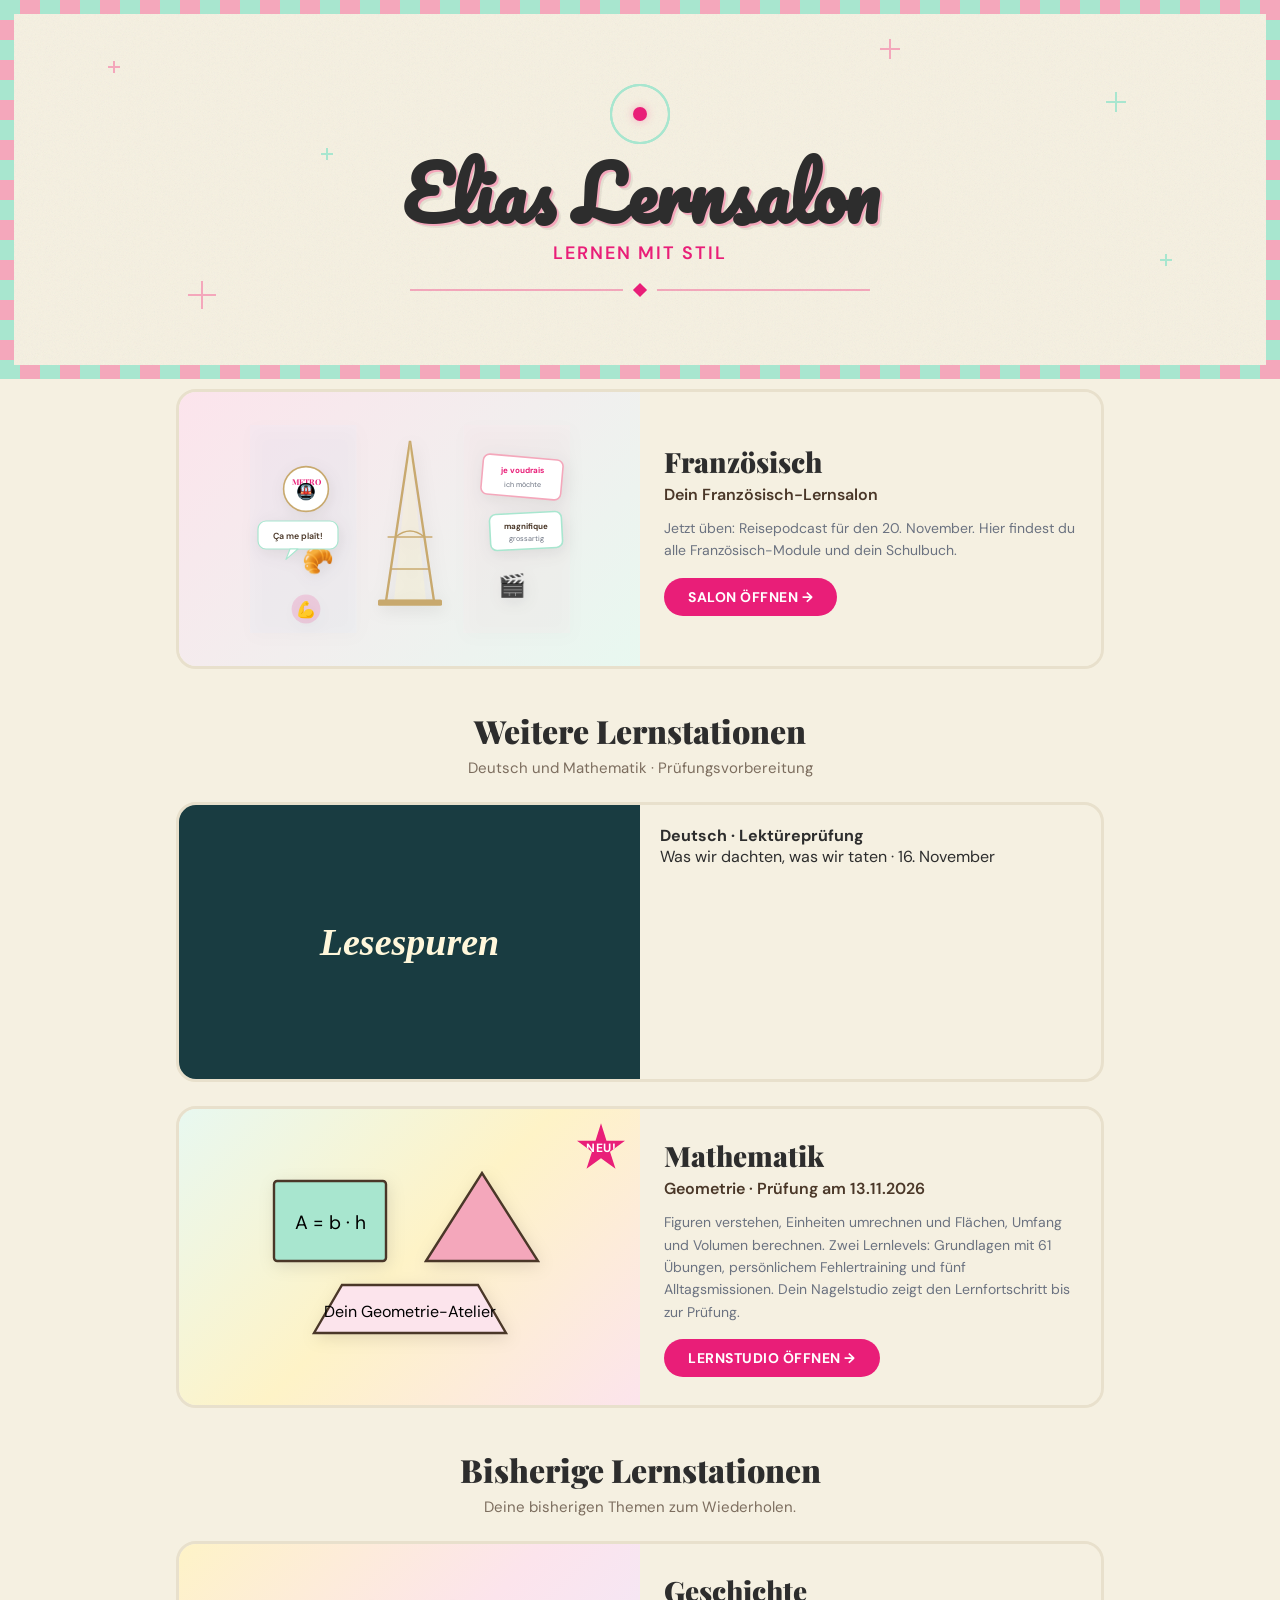
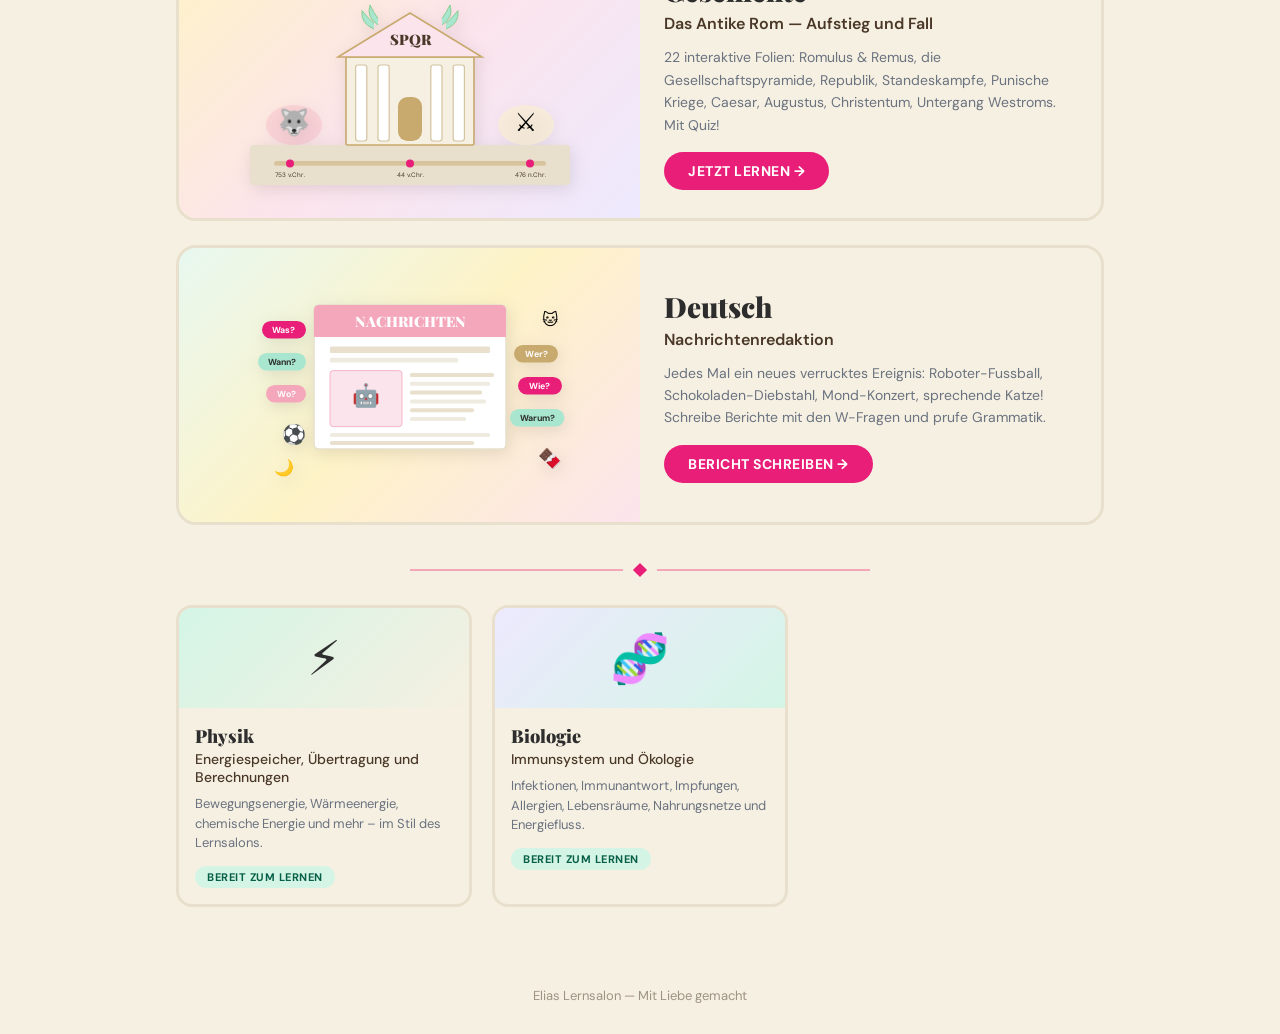
<file: index.html>
<!DOCTYPE html>
<html lang="de">
<head>
<meta charset="UTF-8">
<meta name="viewport" content="width=device-width, initial-scale=1.0">
<title>Elias Lernsalon</title>
<link rel="preconnect" href="https://fonts.googleapis.com">
<link href="https://fonts.googleapis.com/css2?family=Pacifico&family=Playfair+Display:wght@700;900&family=DM+Sans:wght@400;500;600;700&display=swap" rel="stylesheet">
<style>
*{margin:0;padding:0;box-sizing:border-box}
:root{
  --mint:#a8e6cf;--mint-light:#d4f5e6;--mint-pale:#e8f8f0;
  --pink:#f4a7bb;--pink-light:#fce4ec;--pink-hot:#e91e78;
  --cream:#f5f0e1;--cream-dark:#e8e0cc;
  --charcoal:#2d2d2d;--brown:#4a3728;
  --gold:#c8a96e;
}
body{
  font-family:'DM Sans',system-ui,sans-serif;
  background:var(--cream);color:var(--charcoal);
  min-height:100vh;overflow-x:hidden;
}

/* ── CHECKERBOARD BORDER ── */
.checker-border{
  background:repeating-conic-gradient(var(--pink) 0% 25%,var(--mint) 0% 50%) 0 0/40px 40px;
  padding:14px;
}
@media(max-width:600px){.checker-border{padding:8px;background-size:28px 28px}}

/* ── HERO ── */
.hero{
  background:var(--cream);
  text-align:center;
  padding:50px 20px 40px;
  position:relative;
  overflow:hidden;
}
.hero::before{
  content:'';position:absolute;top:0;left:0;right:0;bottom:0;
  background:url("data:image/svg+xml,%3Csvg width='200' height='200' xmlns='http://www.w3.org/2000/svg'%3E%3Cfilter id='n'%3E%3CfeTurbulence baseFrequency='.65' numOctaves='3' stitchTiles='stitch'/%3E%3C/filter%3E%3Crect width='200' height='200' filter='url(%23n)' opacity='.06'/%3E%3C/svg%3E");
  pointer-events:none;
}
.hero-title{
  font-family:'Pacifico',cursive;
  font-size:clamp(36px,8vw,72px);
  color:var(--charcoal);
  line-height:1.1;
  margin-bottom:8px;
  text-shadow:2px 2px 0 var(--pink),4px 4px 0 rgba(0,0,0,.06);
  position:relative;
}
.hero-name{
  font-family:'DM Sans',sans-serif;
  font-size:clamp(14px,2.5vw,18px);
  color:var(--pink-hot);
  font-weight:600;
  letter-spacing:2px;
  text-transform:uppercase;
  position:relative;
}

/* ── SPARKLES ── */
.sparkle{position:absolute;pointer-events:none}
.sparkle::before,.sparkle::after{content:'';position:absolute;background:var(--pink)}
.sparkle::before{width:2px;height:20px;left:50%;top:50%;transform:translate(-50%,-50%)}
.sparkle::after{width:20px;height:2px;left:50%;top:50%;transform:translate(-50%,-50%)}
.sparkle.mint::before,.sparkle.mint::after{background:var(--mint)}
.sparkle.sm::before{height:12px}.sparkle.sm::after{width:12px}
.sparkle.lg::before{height:28px}.sparkle.lg::after{width:28px}

/* ── ATOM ICON ── */
.atom{width:60px;height:60px;margin:20px auto 10px;position:relative}
.atom .nucleus{width:14px;height:14px;background:var(--pink-hot);border-radius:50%;position:absolute;top:50%;left:50%;transform:translate(-50%,-50%);box-shadow:0 0 10px var(--pink)}
.atom .orbit{position:absolute;width:100%;height:100%;border:2px solid var(--mint);border-radius:50%;top:0;left:0}
.atom .orbit:nth-child(2){transform:rotate(60deg)}
.atom .orbit:nth-child(3){transform:rotate(-60deg)}

/* ── DIVIDER ── */
.retro-divider{display:flex;align-items:center;gap:12px;max-width:500px;margin:0 auto 30px;padding:0 20px}
.retro-divider .line{flex:1;height:2px;background:var(--pink)}
.retro-divider .diamond{width:10px;height:10px;background:var(--pink-hot);transform:rotate(45deg);flex-shrink:0}

/* ── SECTIONS ── */
.subjects{padding:10px 16px 50px;max-width:960px;margin:0 auto}
.section-title{font-family:'Playfair Display',serif;font-size:clamp(20px,4vw,32px);font-weight:900;color:var(--charcoal);text-align:center;margin-bottom:6px}
.section-sub{text-align:center;font-size:15px;color:var(--brown);margin-bottom:24px;opacity:.7}

/* ═══════════════════════════════════════
   FEATURED CARDS — Big visual hero cards
   ═══════════════════════════════════════ */
.featured-grid{
  display:flex;flex-direction:column;gap:24px;
  margin-bottom:40px;
}
.featured-card{
  display:grid;
  grid-template-columns:1fr 1fr;
  min-height:280px;
  border-radius:20px;
  overflow:hidden;
  border:3px solid var(--cream-dark);
  transition:all .35s cubic-bezier(.4,0,.2,1);
  cursor:pointer;
  text-decoration:none;color:inherit;
  position:relative;
}
.featured-card:hover{
  transform:translateY(-6px);
  border-color:var(--pink);
  box-shadow:0 12px 40px rgba(233,30,120,.18);
}
.featured-card .card-visual{
  display:flex;align-items:center;justify-content:center;
  padding:24px;
  position:relative;overflow:hidden;
}
.featured-card .card-visual svg{
  width:100%;max-width:320px;height:auto;
  filter:drop-shadow(2px 4px 8px rgba(0,0,0,.1));
}
.featured-card .card-content{
  display:flex;flex-direction:column;justify-content:center;
  padding:28px 24px;
  background:var(--cream);
}
.featured-card .card-starburst{
  position:absolute;top:14px;right:14px;
  width:50px;height:50px;
  background:var(--pink-hot);color:#fff;
  font-size:12px;font-weight:700;
  display:flex;align-items:center;justify-content:center;
  text-transform:uppercase;letter-spacing:.5px;
  clip-path:polygon(50% 0%,61% 35%,98% 35%,68% 57%,79% 91%,50% 70%,21% 91%,32% 57%,2% 35%,39% 35%);
  z-index:2;
}
.featured-card .fc-subject{
  font-family:'Playfair Display',serif;
  font-size:clamp(22px,3.5vw,28px);font-weight:900;
  color:var(--charcoal);margin-bottom:4px;
}
.featured-card .fc-lesson{
  font-size:clamp(14px,2vw,16px);color:var(--brown);
  font-weight:600;margin-bottom:12px;
}
.featured-card .fc-desc{
  font-size:14px;color:#6b7280;line-height:1.6;margin-bottom:16px;
}
.featured-card .fc-btn{
  display:inline-flex;align-items:center;gap:8px;
  padding:10px 24px;border-radius:25px;
  font-size:14px;font-weight:700;
  letter-spacing:.5px;text-transform:uppercase;
  background:var(--pink-hot);color:#fff;
  width:fit-content;
  transition:background .2s;
}
.featured-card:hover .fc-btn{background:#d01568}

/* Visual backgrounds */
.vis-rome{background:linear-gradient(135deg,#fef3c7 0%,#fce4ec 50%,#ede9fe 100%)}
.vis-french{background:linear-gradient(135deg,var(--pink-light) 0%,var(--mint-pale) 100%)}
.vis-report{background:linear-gradient(135deg,var(--mint-pale) 0%,#fef3c7 50%,var(--pink-light) 100%)}

/* ── SMALLER SUBJECT CARDS (existing) ── */
.card-grid{
  display:grid;
  grid-template-columns:repeat(auto-fill,minmax(260px,1fr));
  gap:20px;
}
.subject-card{
  background:var(--cream);border-radius:16px;overflow:hidden;
  border:3px solid var(--cream-dark);transition:all .3s;
  cursor:pointer;position:relative;text-decoration:none;color:inherit;display:block;
}
.subject-card:hover,.subject-card:active{
  transform:translateY(-4px);border-color:var(--pink);
  box-shadow:0 8px 30px rgba(233,30,120,.15);
}
.card-banner{height:100px;display:flex;align-items:center;justify-content:center;position:relative;overflow:hidden}
.card-banner.french{background:linear-gradient(135deg,var(--pink-light),var(--mint-pale))}
.card-banner.physics{background:linear-gradient(135deg,var(--mint-light),var(--cream))}
.card-banner.biology{background:linear-gradient(135deg,#ede9fe,var(--mint-light))}
.card-emoji{font-size:48px;position:relative;z-index:1}
.card-body{padding:16px}
.card-subject{font-family:'Playfair Display',serif;font-size:18px;font-weight:900;color:var(--charcoal);margin-bottom:2px}
.card-lesson{font-size:14px;color:var(--brown);margin-bottom:8px;font-weight:500}
.card-desc{font-size:13px;color:#6b7280;line-height:1.5;margin-bottom:12px}
.card-tag{display:inline-block;padding:4px 12px;border-radius:20px;font-size:11px;font-weight:700;letter-spacing:.5px;text-transform:uppercase}
.tag-live{background:var(--mint-light);color:#065f46}

/* ── FOOTER ── */
.footer{text-align:center;padding:30px 16px;font-size:13px;color:var(--brown);opacity:.5}

/* ── MOBILE ── */
@media(max-width:700px){
  .hero{padding:30px 16px 28px}
  .featured-card{grid-template-columns:1fr;min-height:auto}
  .featured-card .card-visual{min-height:200px;padding:20px}
  .featured-card .card-content{padding:20px 16px}
  .card-grid{grid-template-columns:1fr}
  .card-banner{height:80px}
  .card-emoji{font-size:38px}
}

/* ── SUBTLE ANIMATIONS ── */
@keyframes pulse-glow{
  0%,100%{filter:drop-shadow(0 0 4px rgba(233,30,120,.2))}
  50%{filter:drop-shadow(0 0 12px rgba(233,30,120,.4))}
}
.featured-card .card-visual svg{animation:pulse-glow 3s ease-in-out infinite}
</style>
</head>
<body>

<!-- CHECKERBOARD TOP BORDER -->
<div class="checker-border">
<div class="hero">
  <div class="sparkle sm" style="top:15%;left:8%"></div>
  <div class="sparkle mint" style="top:25%;right:12%"></div>
  <div class="sparkle lg" style="bottom:20%;left:15%"></div>
  <div class="sparkle sm mint" style="bottom:30%;right:8%"></div>
  <div class="sparkle" style="top:10%;right:30%"></div>
  <div class="sparkle mint sm" style="top:40%;left:25%"></div>
  <div class="atom">
    <div class="orbit"></div><div class="orbit"></div><div class="orbit"></div><div class="nucleus"></div>
  </div>
  <h1 class="hero-title">Elias Lernsalon</h1>
  <p class="hero-name">Lernen mit Stil</p>
  <div style="margin-top:20px">
    <div class="retro-divider"><div class="line"></div><div class="diamond"></div><div class="line"></div></div>
  </div>
</div>
</div>

<!-- ═══════════════════════════════════════ -->
<!-- FEATURED NEW APPS — Big visual cards   -->
<!-- ═══════════════════════════════════════ -->
<div class="subjects">
  <div class="featured-grid"><a class="featured-card" href="franzoesisch.html">
      <div class="card-visual vis-french">
        
        <svg viewBox="0 0 400 260" xmlns="http://www.w3.org/2000/svg">
          <!-- Eiffel Tower (simplified) -->
          <polygon points="200,20 170,220 230,220" fill="none" stroke="#c8a96e" stroke-width="3"/>
          <polygon points="200,20 180,220 220,220" fill="#fef3c7" opacity=".3"/>
          <line x1="172" y1="140" x2="228" y2="140" stroke="#c8a96e" stroke-width="2"/>
          <line x1="175" y1="180" x2="225" y2="180" stroke="#c8a96e" stroke-width="2"/>
          <!-- Arch at middle -->
          <path d="M182,140 Q200,125 218,140" fill="none" stroke="#c8a96e" stroke-width="2"/>
          <!-- Base platform -->
          <rect x="160" y="218" width="80" height="8" rx="2" fill="#c8a96e"/>
          <!-- French flag colors (subtle background stripes) -->
          <rect x="0" y="0" width="133" height="260" fill="#dbeafe" opacity=".15"/>
          <rect x="267" y="0" width="133" height="260" fill="#fce4ec" opacity=".15"/>
          <!-- Metro sign -->
          <circle cx="70" cy="80" r="28" fill="#fff" stroke="#c8a96e" stroke-width="2"/>
          <text x="70" y="75" text-anchor="middle" font-family="'Playfair Display',serif" font-size="10" font-weight="700" fill="#e91e78">METRO</text>
          <text x="70" y="90" text-anchor="middle" font-size="20">🚇</text>
          <!-- Vocab cards floating -->
          <rect x="290" y="40" width="100" height="50" rx="8" fill="#fff" stroke="#f4a7bb" stroke-width="2" transform="rotate(5,340,65)"/>
          <text x="340" y="60" text-anchor="middle" font-size="10" font-weight="700" fill="#e91e78">je voudrais</text>
          <text x="340" y="78" text-anchor="middle" font-size="9" fill="#6b7280">ich möchte</text>
          <rect x="300" y="110" width="90" height="45" rx="8" fill="#fff" stroke="#a8e6cf" stroke-width="2" transform="rotate(-3,345,132)"/>
          <text x="345" y="130" text-anchor="middle" font-size="10" font-weight="700" fill="#4a3728">magnifique</text>
          <text x="345" y="145" text-anchor="middle" font-size="9" fill="#6b7280">grossartig</text>
          <!-- Croissant & beret -->
          <text x="65" y="180" font-size="32">🥐</text>
          <text x="310" y="210" font-size="28">🎬</text>
          <!-- Muscle / repeat icon -->
          <circle cx="70" cy="230" r="18" fill="#e91e78" opacity=".15"/>
          <text x="70" y="237" text-anchor="middle" font-size="20">💪</text>
          <!-- Speech bubble -->
          <rect x="10" y="120" width="100" height="35" rx="10" fill="#fff" stroke="#a8e6cf" stroke-width="1.5"/>
          <text x="60" y="142" text-anchor="middle" font-size="11" font-weight="600" fill="#4a3728">Ça me plaît!</text>
          <polygon points="50,155 60,155 45,168" fill="#fff" stroke="#a8e6cf" stroke-width="1.5" stroke-linejoin="round"/>
        </svg>
      </div>
      <div class="card-content">
        <div class="fc-subject">Französisch</div>
        <div class="fc-lesson">Dein Französisch-Lernsalon</div>
        <div class="fc-desc">Jetzt üben: Reisepodcast für den 20. November. Hier findest du alle Französisch-Module und dein Schulbuch.</div>
        <div class="fc-btn">Salon öffnen &rarr;</div>
      </div>
    </a></div>
  <h2 class="section-title">Weitere Lernstationen</h2>
  <p class="section-sub">Deutsch und Mathematik · Prüfungsvorbereitung</p>

  <div class="featured-grid">
<a class="featured-card" href="lektuere/index.html"><div class="card-visual" style="background:#193c41;color:#fff7db;display:grid;place-items:center;font:italic bold 38px Georgia">Lesespuren</div><div style="padding:20px"><strong>Deutsch · Lektüreprüfung</strong><p>Was wir dachten, was wir taten · 16. November</p></div></a>
<a class="featured-card" href="geometry-exam.html"><div class="card-visual vis-report"><div class="card-starburst">Neu!</div><svg viewBox="0 0 400 260" role="img" aria-label="Geometrische Figuren"><rect x="30" y="35" width="140" height="100" rx="4" fill="#a8e6cf" stroke="#4a3728" stroke-width="3"/><path d="M220 135L290 25L360 135Z" fill="#f4a7bb" stroke="#4a3728" stroke-width="3"/><path d="M80 225L115 165H285L320 225Z" fill="#fce4ec" stroke="#4a3728" stroke-width="3"/><text x="100" y="95" text-anchor="middle" font-size="24">A = b · h</text><text x="200" y="205" text-anchor="middle" font-size="20">Dein Geometrie-Atelier</text></svg></div><div class="card-content"><div class="fc-subject">Mathematik</div><div class="fc-lesson">Geometrie · Prüfung am 13.11.2026</div><div class="fc-desc">Figuren verstehen, Einheiten umrechnen und Flächen, Umfang und Volumen berechnen. Zwei Lernlevels: Grundlagen mit 61 Übungen, persönlichem Fehlertraining und fünf Alltagsmissionen. Dein Nagelstudio zeigt den Lernfortschritt bis zur Prüfung.</div><div class="fc-btn">Lernstudio öffnen →</div></div></a>

</div>
<h2 class="section-title">Bisherige Lernstationen</h2>
<p class="section-sub">Deine bisherigen Themen zum Wiederholen.</p>
<div class="featured-grid">
    <!-- ██ ROME HISTORY DECK ██ -->
    <a class="featured-card" href="rome-history-deck.html">
      <div class="card-visual vis-rome">
        
        <svg viewBox="0 0 400 260" xmlns="http://www.w3.org/2000/svg">
          <!-- Sky -->
          <defs>
            <linearGradient id="sky" x1="0" y1="0" x2="0" y2="1"><stop offset="0%" stop-color="#fce4ec"/><stop offset="100%" stop-color="#fef3c7"/></linearGradient>
          </defs>
          <!-- Ground -->
          <rect x="0" y="210" width="400" height="50" rx="4" fill="#e8e0cc"/>
          <!-- Roman Temple -->
          <rect x="120" y="100" width="160" height="110" rx="2" fill="#f5f0e1" stroke="#c8a96e" stroke-width="2"/>
          <!-- Pediment (triangle roof) -->
          <polygon points="110,100 200,45 290,100" fill="#fce4ec" stroke="#c8a96e" stroke-width="2"/>
          <!-- Columns -->
          <rect x="132" y="110" width="14" height="95" rx="3" fill="#fff" stroke="#d4c4a0" stroke-width="1.5"/>
          <rect x="160" y="110" width="14" height="95" rx="3" fill="#fff" stroke="#d4c4a0" stroke-width="1.5"/>
          <rect x="226" y="110" width="14" height="95" rx="3" fill="#fff" stroke="#d4c4a0" stroke-width="1.5"/>
          <rect x="254" y="110" width="14" height="95" rx="3" fill="#fff" stroke="#d4c4a0" stroke-width="1.5"/>
          <!-- Door -->
          <rect x="185" y="150" width="30" height="55" rx="12" fill="#c8a96e"/>
          <!-- SPQR text -->
          <text x="200" y="85" text-anchor="middle" font-family="'Playfair Display',serif" font-size="18" font-weight="900" fill="#4a3728">SPQR</text>
          <!-- Laurel wreath left -->
          <path d="M160,60 Q145,50 150,35 Q155,45 160,52" fill="#a8e6cf" stroke="#7bc67e" stroke-width="1"/>
          <path d="M155,65 Q138,58 140,42 Q148,52 155,58" fill="#a8e6cf" stroke="#7bc67e" stroke-width="1"/>
          <!-- Laurel wreath right -->
          <path d="M240,60 Q255,50 250,35 Q245,45 240,52" fill="#a8e6cf" stroke="#7bc67e" stroke-width="1"/>
          <path d="M245,65 Q262,58 260,42 Q252,52 245,58" fill="#a8e6cf" stroke="#7bc67e" stroke-width="1"/>
          <!-- Wolf + twins icon (left) -->
          <ellipse cx="55" cy="185" rx="35" ry="25" fill="#f4a7bb" opacity=".3"/>
          <text x="55" y="193" text-anchor="middle" font-size="32">🐺</text>
          <!-- Sword icon (right) -->
          <ellipse cx="345" cy="185" rx="35" ry="25" fill="#fef3c7" opacity=".5"/>
          <text x="345" y="193" text-anchor="middle" font-size="32">⚔️</text>
          <!-- Timeline bar -->
          <rect x="30" y="230" width="340" height="6" rx="3" fill="#c8a96e" opacity=".5"/>
          <circle cx="50" cy="233" r="5" fill="#e91e78"/>
          <text x="50" y="250" text-anchor="middle" font-size="8" fill="#4a3728">753 v.Chr.</text>
          <circle cx="200" cy="233" r="5" fill="#e91e78"/>
          <text x="200" y="250" text-anchor="middle" font-size="8" fill="#4a3728">44 v.Chr.</text>
          <circle cx="350" cy="233" r="5" fill="#e91e78"/>
          <text x="350" y="250" text-anchor="middle" font-size="8" fill="#4a3728">476 n.Chr.</text>
        </svg>
      </div>
      <div class="card-content">
        <div class="fc-subject">Geschichte</div>
        <div class="fc-lesson">Das Antike Rom — Aufstieg und Fall</div>
        <div class="fc-desc">22 interaktive Folien: Romulus & Remus, die Gesellschaftspyramide, Republik, Standeskampfe, Punische Kriege, Caesar, Augustus, Christentum, Untergang Westroms. Mit Quiz!</div>
        <div class="fc-btn">Jetzt lernen &rarr;</div>
      </div>
    </a>

    <!-- ██ GERMAN REPORT WRITER ██ -->
    <a class="featured-card" href="german-report-writer.html" style="direction:rtl">
      <div class="card-content" style="direction:ltr">
        <div class="fc-subject">Deutsch</div>
        <div class="fc-lesson">Nachrichtenredaktion</div>
        <div class="fc-desc">Jedes Mal ein neues verrucktes Ereignis: Roboter-Fussball, Schokoladen-Diebstahl, Mond-Konzert, sprechende Katze! Schreibe Berichte mit den W-Fragen und prufe Grammatik.</div>
        <div class="fc-btn">Bericht Schreiben &rarr;</div>
      </div>
      <div class="card-visual vis-report" style="direction:ltr">
        
        <svg viewBox="0 0 400 260" xmlns="http://www.w3.org/2000/svg">
          <!-- Newspaper -->
          <rect x="80" y="30" width="240" height="180" rx="6" fill="#fff" stroke="#e8e0cc" stroke-width="2"/>
          <rect x="80" y="30" width="240" height="40" rx="6" fill="#f4a7bb"/>
          <rect x="80" y="64" width="240" height="6" fill="#f4a7bb"/>
          <text x="200" y="58" text-anchor="middle" font-family="'Playfair Display',serif" font-size="18" font-weight="900" fill="#fff">NACHRICHTEN</text>
          <!-- Headlines -->
          <rect x="100" y="82" width="200" height="8" rx="2" fill="#e8e0cc"/>
          <rect x="100" y="96" width="160" height="6" rx="2" fill="#f0ebe0"/>
          <!-- Image placeholder -->
          <rect x="100" y="112" width="90" height="70" rx="4" fill="#fce4ec" stroke="#f4a7bb" stroke-width="1"/>
          <text x="145" y="152" text-anchor="middle" font-size="28">🤖</text>
          <!-- Text lines -->
          <rect x="200" y="115" width="105" height="5" rx="2" fill="#e8e0cc"/>
          <rect x="200" y="126" width="100" height="5" rx="2" fill="#f0ebe0"/>
          <rect x="200" y="137" width="90" height="5" rx="2" fill="#e8e0cc"/>
          <rect x="200" y="148" width="95" height="5" rx="2" fill="#f0ebe0"/>
          <rect x="200" y="159" width="80" height="5" rx="2" fill="#e8e0cc"/>
          <rect x="200" y="170" width="70" height="5" rx="2" fill="#f0ebe0"/>
          <!-- More text lines bottom -->
          <rect x="100" y="190" width="200" height="5" rx="2" fill="#f0ebe0"/>
          <rect x="100" y="200" width="180" height="5" rx="2" fill="#e8e0cc"/>
          <!-- W-Fragen floating labels -->
          <rect x="15" y="50" width="55" height="22" rx="11" fill="#e91e78"/>
          <text x="42" y="65" text-anchor="middle" font-size="11" font-weight="700" fill="#fff">Was?</text>
          <rect x="10" y="90" width="60" height="22" rx="11" fill="#a8e6cf"/>
          <text x="40" y="105" text-anchor="middle" font-size="11" font-weight="700" fill="#2d2d2d">Wann?</text>
          <rect x="20" y="130" width="50" height="22" rx="11" fill="#f4a7bb"/>
          <text x="45" y="145" text-anchor="middle" font-size="11" font-weight="700" fill="#fff">Wo?</text>
          <rect x="330" y="80" width="55" height="22" rx="11" fill="#c8a96e"/>
          <text x="358" y="95" text-anchor="middle" font-size="11" font-weight="700" fill="#fff">Wer?</text>
          <rect x="335" y="120" width="55" height="22" rx="11" fill="#e91e78"/>
          <text x="362" y="135" text-anchor="middle" font-size="11" font-weight="700" fill="#fff">Wie?</text>
          <rect x="325" y="160" width="68" height="22" rx="11" fill="#a8e6cf"/>
          <text x="359" y="175" text-anchor="middle" font-size="11" font-weight="700" fill="#2d2d2d">Warum?</text>
          <!-- Fun event icons -->
          <text x="40" y="200" font-size="24">⚽</text>
          <text x="360" y="230" font-size="24">🍫</text>
          <text x="30" y="240" font-size="20">🌙</text>
          <text x="365" y="55" font-size="20">🐱</text>
        </svg>
      </div>
    </a>

    <!-- ██ FRENCH VOCAB TRAINER ██ -->
    

  </div>

  <!-- DIVIDER -->
  <div style="margin:10px auto 30px">
    <div class="retro-divider"><div class="line"></div><div class="diamond"></div><div class="line"></div></div>
  </div>



  <div class="card-grid">

    

    <!-- FRENCH LECON 4 -->
    

    <!-- PHYSICS -->
    <a class="subject-card" href="energy-quiz.html">
      <div class="card-banner physics"><span class="card-emoji">⚡</span></div>
      <div class="card-body">
        <div class="card-subject">Physik</div>
        <div class="card-lesson">Energiespeicher, Übertragung und Berechnungen</div>
        <div class="card-desc">Bewegungsenergie, Wärmeenergie, chemische Energie und mehr – im Stil des Lernsalons.</div>
        <span class="card-tag tag-live">Bereit zum Lernen</span>
      </div>
    </a>

    <!-- BIOLOGY -->
    <a class="subject-card" href="immune-ecology-app.html">
      <div class="card-banner biology"><span class="card-emoji">🧬</span></div>
      <div class="card-body">
        <div class="card-subject">Biologie</div>
        <div class="card-lesson">Immunsystem und Ökologie</div>
        <div class="card-desc">Infektionen, Immunantwort, Impfungen, Allergien, Lebensräume, Nahrungsnetze und Energiefluss.</div>
        <span class="card-tag tag-live">Bereit zum Lernen</span>
      </div>
    </a>

  </div>
</div>

<div class="footer">Elias Lernsalon &mdash; Mit Liebe gemacht</div>

</body>
</html>
</file>
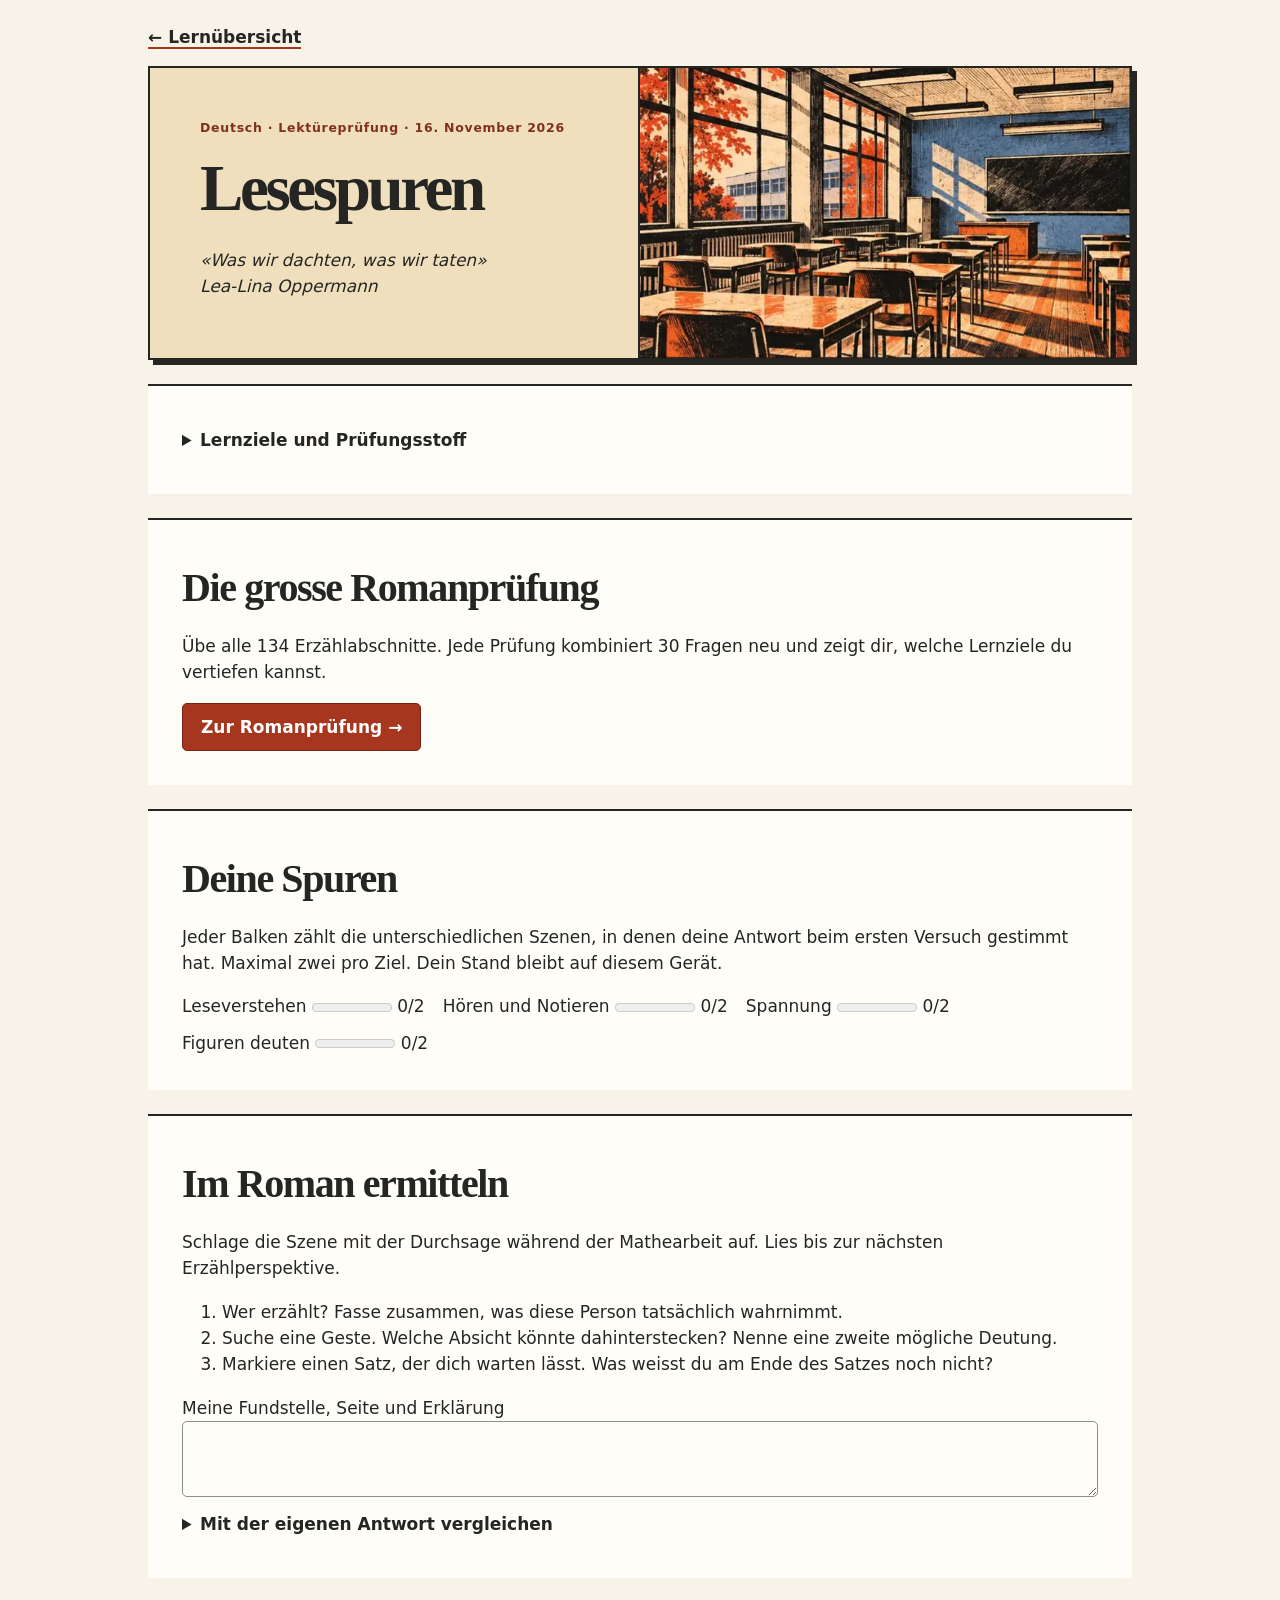
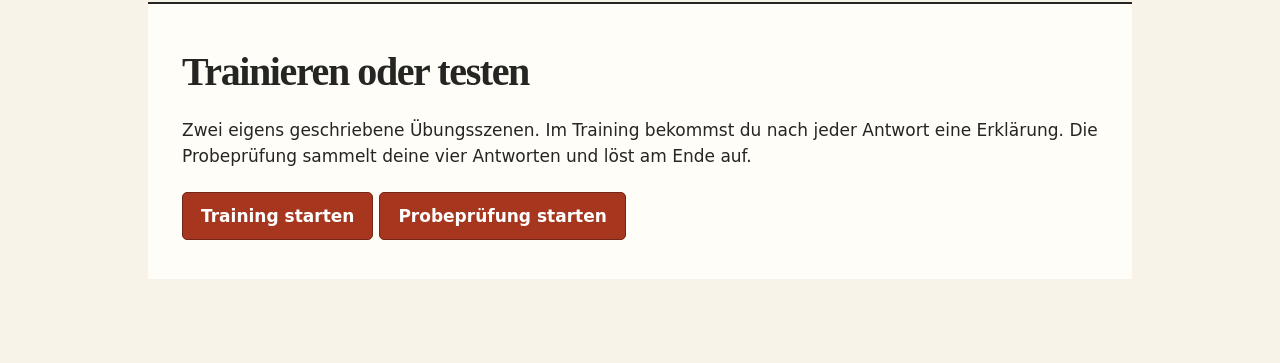
<file: lektuere/index.html>
<!doctype html><html lang="de-CH"><meta charset="utf-8"><meta name="viewport" content="width=device-width,initial-scale=1"><title>Lesespuren • Deutsch</title>
<style>
*{box-sizing:border-box}body{margin:0;background:#f5f1e8;color:#202d32;font:17px/1.55 system-ui}main{max-width:830px;margin:auto;padding:24px 18px 60px}header,article,details.panel{border-radius:16px;padding:clamp(18px,4vw,38px);margin:16px 0;background:#fffdf7;border:1px solid #d7d0bd}header{background:#193c41;color:#fff9e9}h1,h2{font-family:Georgia,serif;line-height:1.12}h1{font-size:clamp(40px,7vw,68px);margin:.2em 0}h2{font-size:30px}button,a{cursor:pointer}button{font:inherit;background:#16585b;color:white;border:0;border-radius:8px;padding:10px 16px;margin:5px 6px 5px 0}button:disabled{opacity:.55;cursor:default}a{color:#185652}blockquote{border-left:4px solid #d3a45c;padding-left:16px;margin:18px 0;font:20px/1.6 Georgia,serif}textarea,audio{width:100%}textarea{min-height:76px;font:inherit;padding:10px}label{display:block;margin-top:12px}fieldset{border:0;padding:0}legend{font-weight:700}fieldset label{padding:10px;background:#f2efe6;border-radius:7px}summary{cursor:pointer;font-weight:650}meter{width:80px;vertical-align:middle}#status{display:flex;gap:10px 18px;flex-wrap:wrap}small{display:block}.feedback{padding:12px;background:#e4eee6}.muted{color:#476064}button:focus-visible,summary:focus-visible,a:focus-visible{outline:3px solid #db8a31}
</style><link rel="stylesheet" href="leseheft.css"><main><a href="../index.html">← Lernübersicht</a><header><small>Deutsch · Lektüreprüfung · 16. November 2026</small><h1>Lesespuren</h1><p>«Was wir dachten, was wir taten»<br>Lea-Lina Oppermann</p></header>
<details class="panel"><summary>Lernziele und Prüfungsstoff</summary><p>Du kannst …</p><ul id="goals"></ul><p>5. Stunde · ZH 2 PCO P, ZH Sek 2 P · Gewichtung 20 %<br>Themenbuch S. 94–105 · Themenheft G S. 90–93 oder E S. 94–97</p></details>
<article><h2>Die grosse Romanprüfung</h2><p>Übe alle 134 Erzählabschnitte. Jede Prüfung kombiniert 30 Fragen neu und zeigt dir, welche Lernziele du vertiefen kannst.</p><a href="roman.html"><strong>Zur Romanprüfung →</strong></a></article><article><h2>Deine Spuren</h2><p>Jeder Balken zählt die unterschiedlichen Szenen, in denen deine Antwort beim ersten Versuch gestimmt hat. Maximal zwei pro Ziel. Dein Stand bleibt auf diesem Gerät.</p><div id="status"></div></article>
<article><h2>Im Roman ermitteln</h2><p>Schlage die Szene mit der Durchsage während der Mathearbeit auf. Lies bis zur nächsten Erzählperspektive.</p><ol><li>Wer erzählt? Fasse zusammen, was diese Person tatsächlich wahrnimmt.</li><li>Suche eine Geste. Welche Absicht könnte dahinterstecken? Nenne eine zweite mögliche Deutung.</li><li>Markiere einen Satz, der dich warten lässt. Was weisst du am Ende des Satzes noch nicht?</li></ol><label>Meine Fundstelle, Seite und Erklärung<textarea id="book"></textarea></label><details><summary>Mit der eigenen Antwort vergleichen</summary><p>Habe ich Wahrnehmung und Vermutung getrennt? Kann ich auf die Wörter zeigen, die meine Deutung stützen? Erkläre bei der Spannung, auf welche Antwort du beim Lesen wartest.</p></details></article>
<article id="work"><h2>Trainieren oder testen</h2><p>Zwei eigens geschriebene Übungsszenen. Im Training bekommst du nach jeder Antwort eine Erklärung. Die Probeprüfung sammelt deine vier Antworten und löst am Ende auf.</p><button id="train">Training starten</button><button id="exam">Probeprüfung starten</button></article></main>
<script src="material.js"></script><script src="lesson.js"></script></html>
</file>
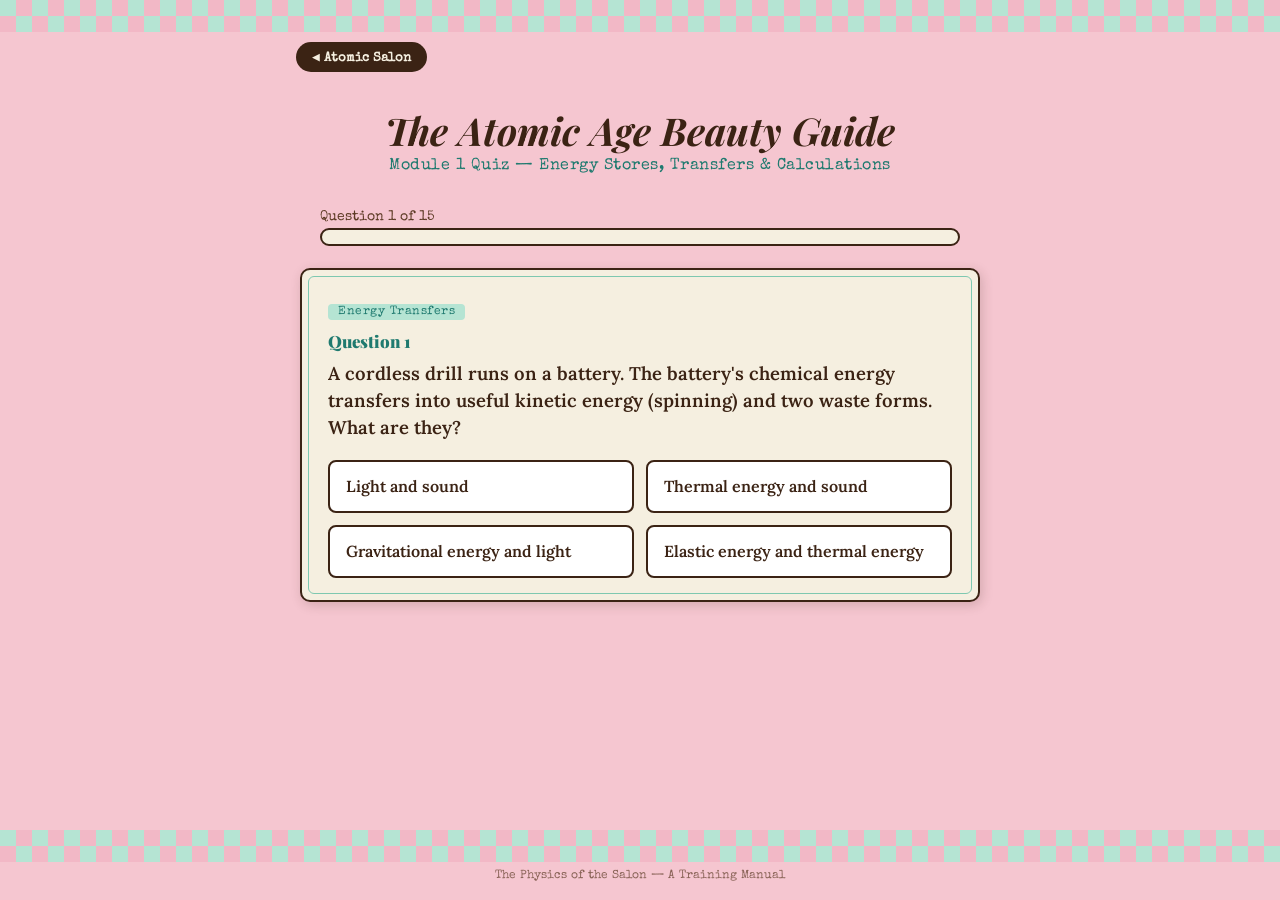
<file: energy-quiz.html>
<!DOCTYPE html>
<html lang="en">
<head>
<meta charset="UTF-8">
<meta name="viewport" content="width=device-width, initial-scale=1.0">
<title>The Atomic Age Beauty Guide — Energy Quiz</title>
<style>
  @import url('https://fonts.googleapis.com/css2?family=Playfair+Display:wght@700;900&family=Lora:ital,wght@0,400;0,600;1,400;1,600&family=Special+Elite&display=swap');

  :root {
    --pink: #f2b8c6;
    --pink-bg: #f5c6d0;
    --mint: #b5e4d3;
    --mint-dark: #7ec8b0;
    --cream: #f5efe0;
    --cream-dark: #e8dcc8;
    --brown: #3b2314;
    --brown-light: #5c3a24;
    --teal: #2a9d8f;
    --teal-dark: #1f7a6f;
    --correct: #4caf50;
    --wrong: #d64545;
    --card-shadow: 2px 3px 12px rgba(59,35,20,0.18);
  }

  * { box-sizing: border-box; margin: 0; padding: 0; }

  body {
    font-family: 'Lora', Georgia, serif;
    background: var(--pink-bg);
    color: var(--brown);
    min-height: 100vh;
    display: flex;
    flex-direction: column;
    align-items: center;
  }

  /* ---- Checkered header bar ---- */
  .checker-bar {
    width: 100%;
    height: 32px;
    background: repeating-conic-gradient(var(--pink) 0% 25%, var(--mint) 0% 50%) 0 0 / 32px 32px;
  }

  /* ---- Hero / Title Card ---- */
  .hero {
    text-align: center;
    padding: 36px 20px 24px;
    max-width: 720px;
  }
  .hero h1 {
    font-family: 'Playfair Display', serif;
    font-weight: 900;
    font-size: 2.4rem;
    color: var(--brown);
    line-height: 1.15;
    margin-bottom: 6px;
  }
  .hero h1 .script {
    font-style: italic;
    font-weight: 700;
  }
  .hero .subtitle {
    font-family: 'Special Elite', monospace;
    font-size: 1rem;
    color: var(--teal-dark);
    letter-spacing: 0.5px;
  }

  /* ---- Progress bar ---- */
  .progress-wrap {
    width: 90%;
    max-width: 640px;
    margin: 12px auto 4px;
  }
  .progress-label {
    font-family: 'Special Elite', monospace;
    font-size: 0.85rem;
    margin-bottom: 4px;
    color: var(--brown-light);
  }
  .progress-track {
    height: 18px;
    background: var(--cream);
    border: 2px solid var(--brown);
    border-radius: 9px;
    overflow: hidden;
  }
  .progress-fill {
    height: 100%;
    background: linear-gradient(90deg, var(--teal), var(--mint-dark));
    border-radius: 7px;
    transition: width 0.5s ease;
  }

  /* ---- Quiz container ---- */
  .quiz-area {
    width: 92%;
    max-width: 680px;
    margin: 18px auto 32px;
  }

  /* ---- Vintage card ---- */
  .card {
    background: var(--cream);
    border: 2px solid var(--brown);
    border-radius: 10px;
    box-shadow: var(--card-shadow);
    padding: 28px 26px 22px;
    position: relative;
    overflow: hidden;
  }
  .card::before {
    content: '';
    position: absolute;
    inset: 6px;
    border: 1.5px solid var(--mint-dark);
    border-radius: 6px;
    pointer-events: none;
  }

  .card .topic-tag {
    display: inline-block;
    font-family: 'Special Elite', monospace;
    font-size: 0.75rem;
    background: var(--mint);
    color: var(--teal-dark);
    padding: 2px 10px;
    border-radius: 4px;
    margin-bottom: 10px;
    letter-spacing: 0.5px;
  }

  .card .q-number {
    font-family: 'Playfair Display', serif;
    font-weight: 900;
    font-size: 1.05rem;
    color: var(--teal-dark);
    margin-bottom: 8px;
  }

  .card .question-text {
    font-size: 1.15rem;
    font-weight: 600;
    line-height: 1.45;
    margin-bottom: 20px;
  }

  /* ---- Answer buttons ---- */
  .answers {
    display: grid;
    grid-template-columns: 1fr 1fr;
    gap: 12px;
  }
  @media (max-width: 500px) {
    .answers { grid-template-columns: 1fr; }
  }

  .ans-btn {
    font-family: 'Lora', Georgia, serif;
    font-size: 1rem;
    font-weight: 600;
    padding: 14px 16px;
    border: 2px solid var(--brown);
    border-radius: 8px;
    background: #fff;
    color: var(--brown);
    cursor: pointer;
    transition: all 0.2s;
    text-align: left;
    line-height: 1.3;
  }
  .ans-btn:hover:not(.locked) {
    background: var(--mint);
    border-color: var(--teal);
  }
  .ans-btn.correct {
    background: #c8f7c5;
    border-color: var(--correct);
    color: #1b5e20;
  }
  .ans-btn.wrong {
    background: #fcc;
    border-color: var(--wrong);
    color: #7f1d1d;
  }
  .ans-btn.locked { cursor: default; opacity: 0.7; }
  .ans-btn.locked.correct { opacity: 1; }

  /* ---- Feedback strip ---- */
  .feedback {
    margin-top: 16px;
    padding: 12px 16px;
    border-radius: 8px;
    font-size: 0.95rem;
    line-height: 1.4;
    display: none;
  }
  .feedback.show { display: block; }
  .feedback.right {
    background: #dcedc8;
    border-left: 4px solid var(--correct);
  }
  .feedback.wrong-fb {
    background: #fde0e0;
    border-left: 4px solid var(--wrong);
  }

  /* ---- Next button ---- */
  .next-btn {
    display: none;
    margin: 18px auto 0;
    font-family: 'Playfair Display', serif;
    font-weight: 700;
    font-size: 1.05rem;
    padding: 12px 36px;
    border: 2px solid var(--brown);
    border-radius: 8px;
    background: var(--pink);
    color: var(--brown);
    cursor: pointer;
    transition: background 0.2s;
  }
  .next-btn:hover { background: var(--mint); }
  .next-btn.show { display: block; }

  /* ---- Results card ---- */
  .results-card {
    text-align: center;
    padding: 36px 28px;
  }
  .results-card h2 {
    font-family: 'Playfair Display', serif;
    font-size: 1.8rem;
    margin-bottom: 8px;
  }
  .results-card .score-big {
    font-family: 'Special Elite', monospace;
    font-size: 3.2rem;
    color: var(--teal-dark);
    margin: 12px 0;
  }
  .results-card .verdict {
    font-size: 1.1rem;
    margin-bottom: 20px;
  }
  .results-card .retry-btn {
    font-family: 'Playfair Display', serif;
    font-weight: 700;
    font-size: 1.05rem;
    padding: 12px 40px;
    border: 2px solid var(--brown);
    border-radius: 8px;
    background: var(--mint);
    color: var(--brown);
    cursor: pointer;
  }
  .results-card .retry-btn:hover { background: var(--pink); }

  /* ---- Footer ---- */
  footer {
    font-family: 'Special Elite', monospace;
    font-size: 0.75rem;
    color: var(--brown-light);
    text-align: center;
    padding: 8px 12px 18px;
    opacity: 0.7;
  }
</style>
</head>
<body>

<div class="checker-bar"></div>
<div style="width:100%;max-width:720px;margin:0 auto;padding:10px 16px 0">
  <a href="index.html" style="display:inline-block;padding:7px 16px;border-radius:20px;background:var(--brown);color:var(--cream);font-family:'Special Elite',monospace;font-size:13px;text-decoration:none;font-weight:700;transition:all .2s">&#9664; Atomic Salon</a>
</div>

<div class="hero">
  <h1><span class="script">The Atomic Age Beauty Guide</span></h1>
  <div class="subtitle">Module 1 Quiz — Energy Stores, Transfers &amp; Calculations</div>
</div>

<div class="progress-wrap">
  <div class="progress-label" id="progLabel">Question 1 of 15</div>
  <div class="progress-track"><div class="progress-fill" id="progFill" style="width:0%"></div></div>
</div>

<div class="quiz-area" id="quizArea"></div>

<div class="checker-bar" style="margin-top:auto"></div>
<footer>The Physics of the Salon — A Training Manual</footer>

<script>
const questions = [
  // --- Energy Stores (identification) ---
  {
    topic: "Energy Stores",
    q: "A nail tech eats a sandwich before a busy day. What type of energy store is in the sandwich?",
    options: ["Thermal energy", "Chemical energy", "Kinetic energy", "Elastic potential energy"],
    correct: 1,
    explain: "Food stores chemical energy. The body converts it into movement and heat."
  },
  {
    topic: "Energy Stores",
    q: "Warm wax is used for a hand treatment. Which energy store does the warm wax hold?",
    options: ["Chemical energy", "Gravitational potential energy", "Thermal energy", "Elastic potential energy"],
    correct: 2,
    explain: "Warm or hot objects hold thermal energy."
  },
  {
    topic: "Energy Stores",
    q: "A spinning nail drill bit has which type of energy?",
    options: ["Gravitational potential energy", "Chemical energy", "Elastic potential energy", "Kinetic energy"],
    correct: 3,
    explain: "Anything that is moving has kinetic energy."
  },
  {
    topic: "Energy Stores",
    q: "A bottle of nail polish sits on the top shelf. What energy does it store because of its height?",
    options: ["Kinetic energy", "Thermal energy", "Gravitational potential energy", "Chemical energy"],
    correct: 2,
    explain: "An object high above the ground stores gravitational potential energy (GPE)."
  },
  {
    topic: "Energy Stores",
    q: "A salon chair cushion is squeezed down by someone sitting on it. What energy store is this?",
    options: ["Elastic potential energy", "Kinetic energy", "Thermal energy", "Chemical energy"],
    correct: 0,
    explain: "A squashed or stretched object stores elastic potential energy."
  },

  // --- Energy Transfers ---
  {
    topic: "Energy Transfers",
    q: "A cordless drill runs on a battery. The battery's chemical energy transfers into useful kinetic energy (spinning) and two waste forms. What are they?",
    options: ["Light and sound", "Thermal energy and sound", "Gravitational energy and light", "Elastic energy and thermal energy"],
    correct: 1,
    explain: "The drill produces wasted heat (thermal) and motor noise (sound) as byproducts."
  },
  {
    topic: "Energy Transfers",
    q: "A bottle of polish falls from a shelf and smashes on the floor. At the moment it hits, its gravitational potential energy and kinetic energy are both zero. Where did the energy go?",
    options: ["It disappeared", "Into sound and heat", "Back into chemical energy", "Into elastic potential energy"],
    correct: 1,
    explain: "Energy never disappears. On impact it transfers into sound and heat."
  },
  {
    topic: "The Golden Rule",
    q: "What is the 'Golden Rule of Energy'?",
    options: ["Energy always increases over time", "Energy can be created but not destroyed", "Energy does not disappear — it changes form or moves somewhere else", "Energy only exists in chemical stores"],
    correct: 2,
    explain: "Energy is always conserved. It changes form or transfers to another object — it never vanishes."
  },

  // --- Useful vs. Wasted ---
  {
    topic: "Useful vs. Wasted",
    q: "A UV nail lamp uses electrical energy to produce light that cures gel polish. The lamp also gets warm. Which output is the WASTED energy?",
    options: ["The UV light", "The cured gel", "The extra heat", "The electrical energy"],
    correct: 2,
    explain: "The light is useful (it does the job). The extra heat is a wasted byproduct."
  },
  {
    topic: "Useful vs. Wasted",
    q: "A hair dryer at the salon blows warm air to dry skin. It also makes a loud motor noise. The useful energy output is:",
    options: ["Sound from the motor", "Moving warm air", "Vibration of the casing", "Chemical energy in the plug"],
    correct: 1,
    explain: "The moving warm air does the intended job (drying). The sound is wasted energy."
  },

  // --- Efficiency ---
  {
    topic: "Efficiency",
    q: "A nail lamp uses 100 J of energy and produces 60 J of useful light. What is its efficiency?",
    options: ["40%", "60%", "160%", "6%"],
    correct: 1,
    explain: "Efficiency = (Useful ÷ Total) × 100 = (60 ÷ 100) × 100 = 60%."
  },
  {
    topic: "Efficiency",
    q: "An electric nail drill uses 50 J of energy. Only 20 J becomes useful spinning movement. What is its efficiency?",
    options: ["50%", "20%", "40%", "70%"],
    correct: 2,
    explain: "Efficiency = (20 ÷ 50) × 100 = 40%."
  },

  // --- Joules & Kilojoules ---
  {
    topic: "Joules & Kilojoules",
    q: "How many joules (J) are in 5 kilojoules (kJ)?",
    options: ["50 J", "500 J", "5000 J", "5 J"],
    correct: 2,
    explain: "1 kJ = 1000 J, so 5 kJ = 5 × 1000 = 5000 J."
  },

  // --- Energy Density ---
  {
    topic: "Energy Density",
    q: "A fuel sample gives 80 J of energy from 4 g. What is its energy density?",
    options: ["320 J/g", "20 J/g", "76 J/g", "4 J/g"],
    correct: 1,
    explain: "Energy Density = Energy ÷ Mass = 80 ÷ 4 = 20 J/g."
  },
  {
    topic: "Energy Density",
    q: "A battery material has an energy density of 15 J/g. How much energy is stored in 3 g of it?",
    options: ["5 J", "18 J", "45 J", "150 J"],
    correct: 2,
    explain: "Energy = Energy Density × Mass = 15 × 3 = 45 J."
  }
];

let current = 0;
let score = 0;
let answered = false;

function shuffle(arr) {
  // Fisher-Yates
  for (let i = arr.length - 1; i > 0; i--) {
    const j = Math.floor(Math.random() * (i + 1));
    [arr[i], arr[j]] = [arr[j], arr[i]];
  }
}
shuffle(questions);

function render() {
  const area = document.getElementById('quizArea');
  if (current >= questions.length) { showResults(); return; }
  const qObj = questions[current];
  answered = false;
  document.getElementById('progLabel').textContent = `Question ${current + 1} of ${questions.length}`;
  document.getElementById('progFill').style.width = `${((current) / questions.length) * 100}%`;

  area.innerHTML = `
    <div class="card">
      <span class="topic-tag">${qObj.topic}</span>
      <div class="q-number">Question ${current + 1}</div>
      <div class="question-text">${qObj.q}</div>
      <div class="answers" id="answers">
        ${qObj.options.map((opt, i) => `<button class="ans-btn" data-idx="${i}">${opt}</button>`).join('')}
      </div>
      <div class="feedback" id="feedback"></div>
    </div>
    <button class="next-btn" id="nextBtn">Next &rarr;</button>
  `;

  document.querySelectorAll('.ans-btn').forEach(btn => {
    btn.addEventListener('click', () => pick(parseInt(btn.dataset.idx)));
  });
  document.getElementById('nextBtn').addEventListener('click', () => { current++; render(); });
}

function pick(idx) {
  if (answered) return;
  answered = true;
  const qObj = questions[current];
  const btns = document.querySelectorAll('.ans-btn');
  btns.forEach(b => b.classList.add('locked'));

  const fb = document.getElementById('feedback');
  if (idx === qObj.correct) {
    score++;
    btns[idx].classList.add('correct');
    fb.className = 'feedback show right';
    fb.textContent = '✓  Correct! ' + qObj.explain;
  } else {
    btns[idx].classList.add('wrong');
    btns[qObj.correct].classList.add('correct');
    fb.className = 'feedback show wrong-fb';
    fb.textContent = '✗  Not quite. ' + qObj.explain;
  }
  document.getElementById('nextBtn').classList.add('show');
}

function showResults() {
  document.getElementById('progFill').style.width = '100%';
  document.getElementById('progLabel').textContent = 'Quiz Complete!';
  const pct = Math.round((score / questions.length) * 100);
  let verdict = '';
  if (pct === 100) verdict = 'Perfect score — you earned your Beauty School Board Certification!';
  else if (pct >= 80) verdict = 'Excellent work! You know your energy stores and transfers.';
  else if (pct >= 60) verdict = 'Good effort. Review the topics you missed and try again.';
  else verdict = 'Keep studying — re-read the training manual and give it another go!';

  document.getElementById('quizArea').innerHTML = `
    <div class="card results-card">
      <h2>Final Exam Results</h2>
      <div class="score-big">${score} / ${questions.length}</div>
      <div class="verdict">${verdict}</div>
      <button class="retry-btn" onclick="location.reload()">Retake Quiz</button>
    </div>
  `;
}

render();
</script>
</body>
</html>
</file>
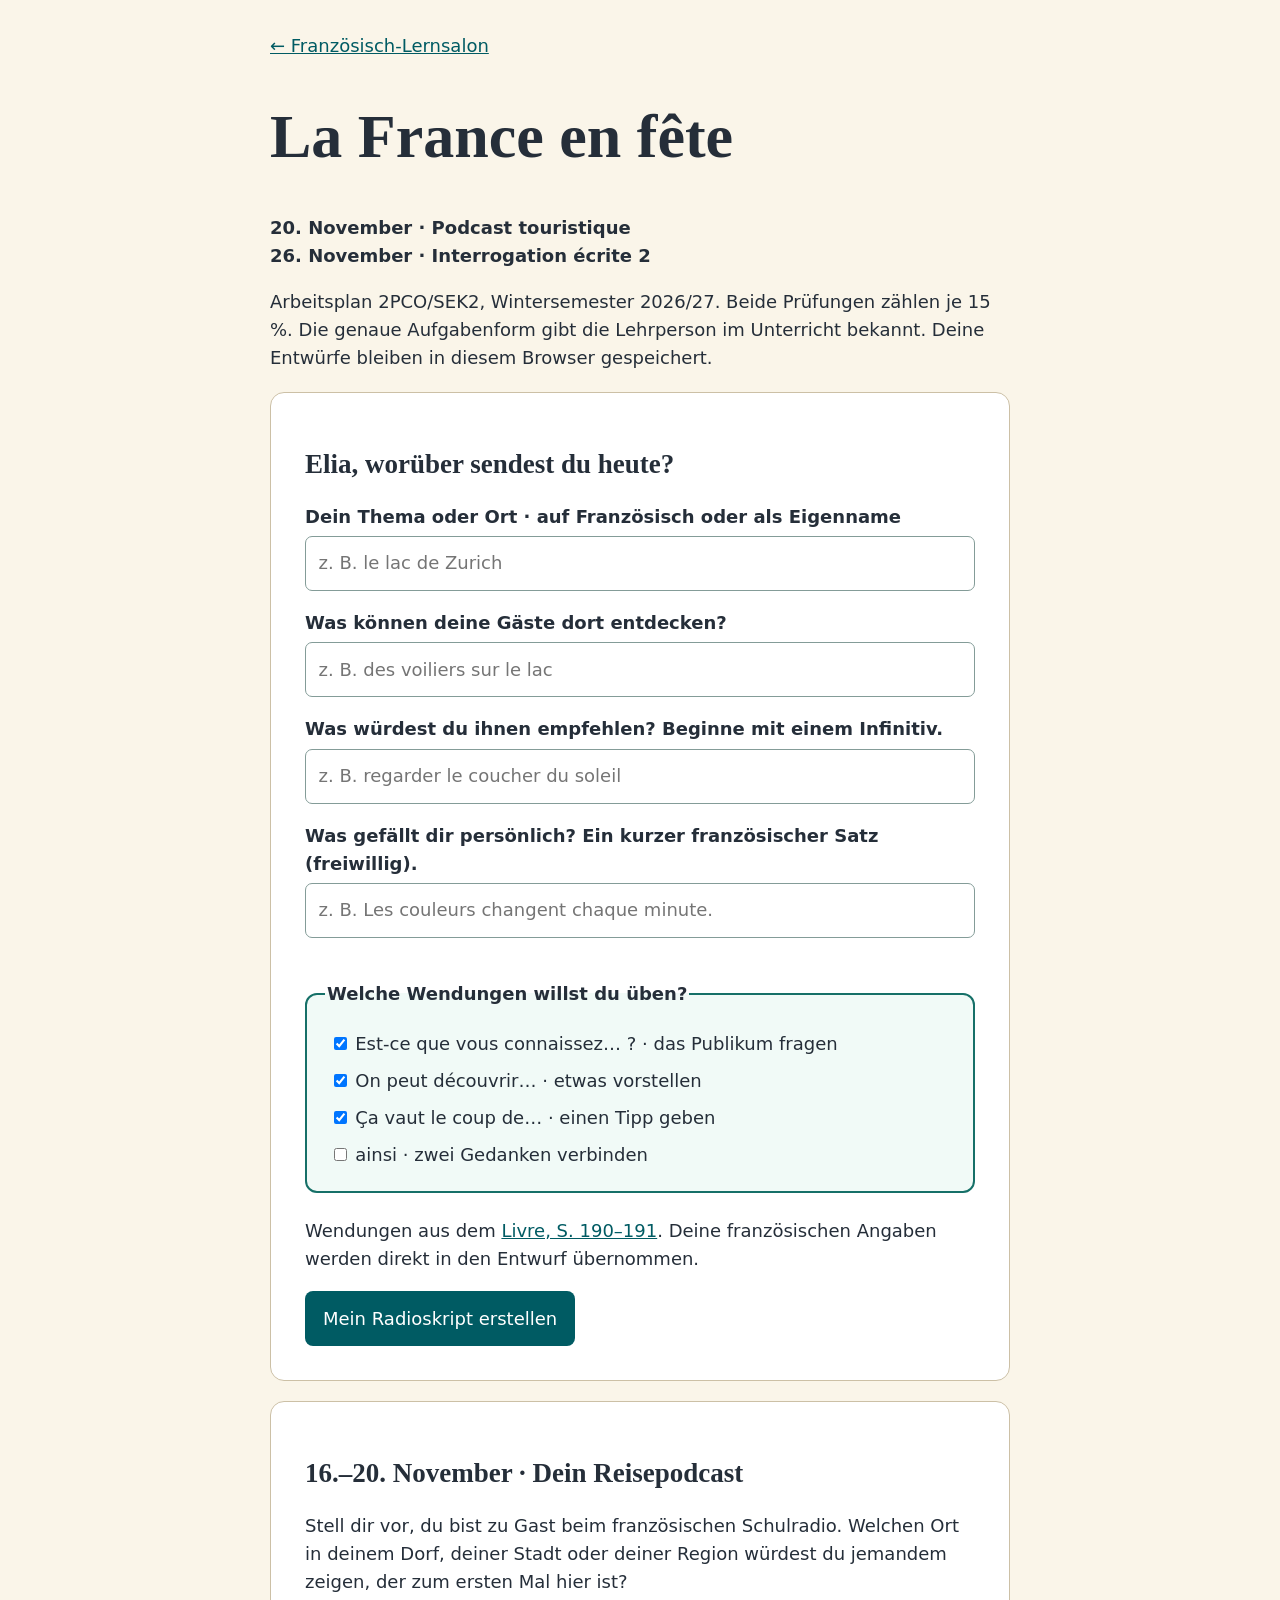
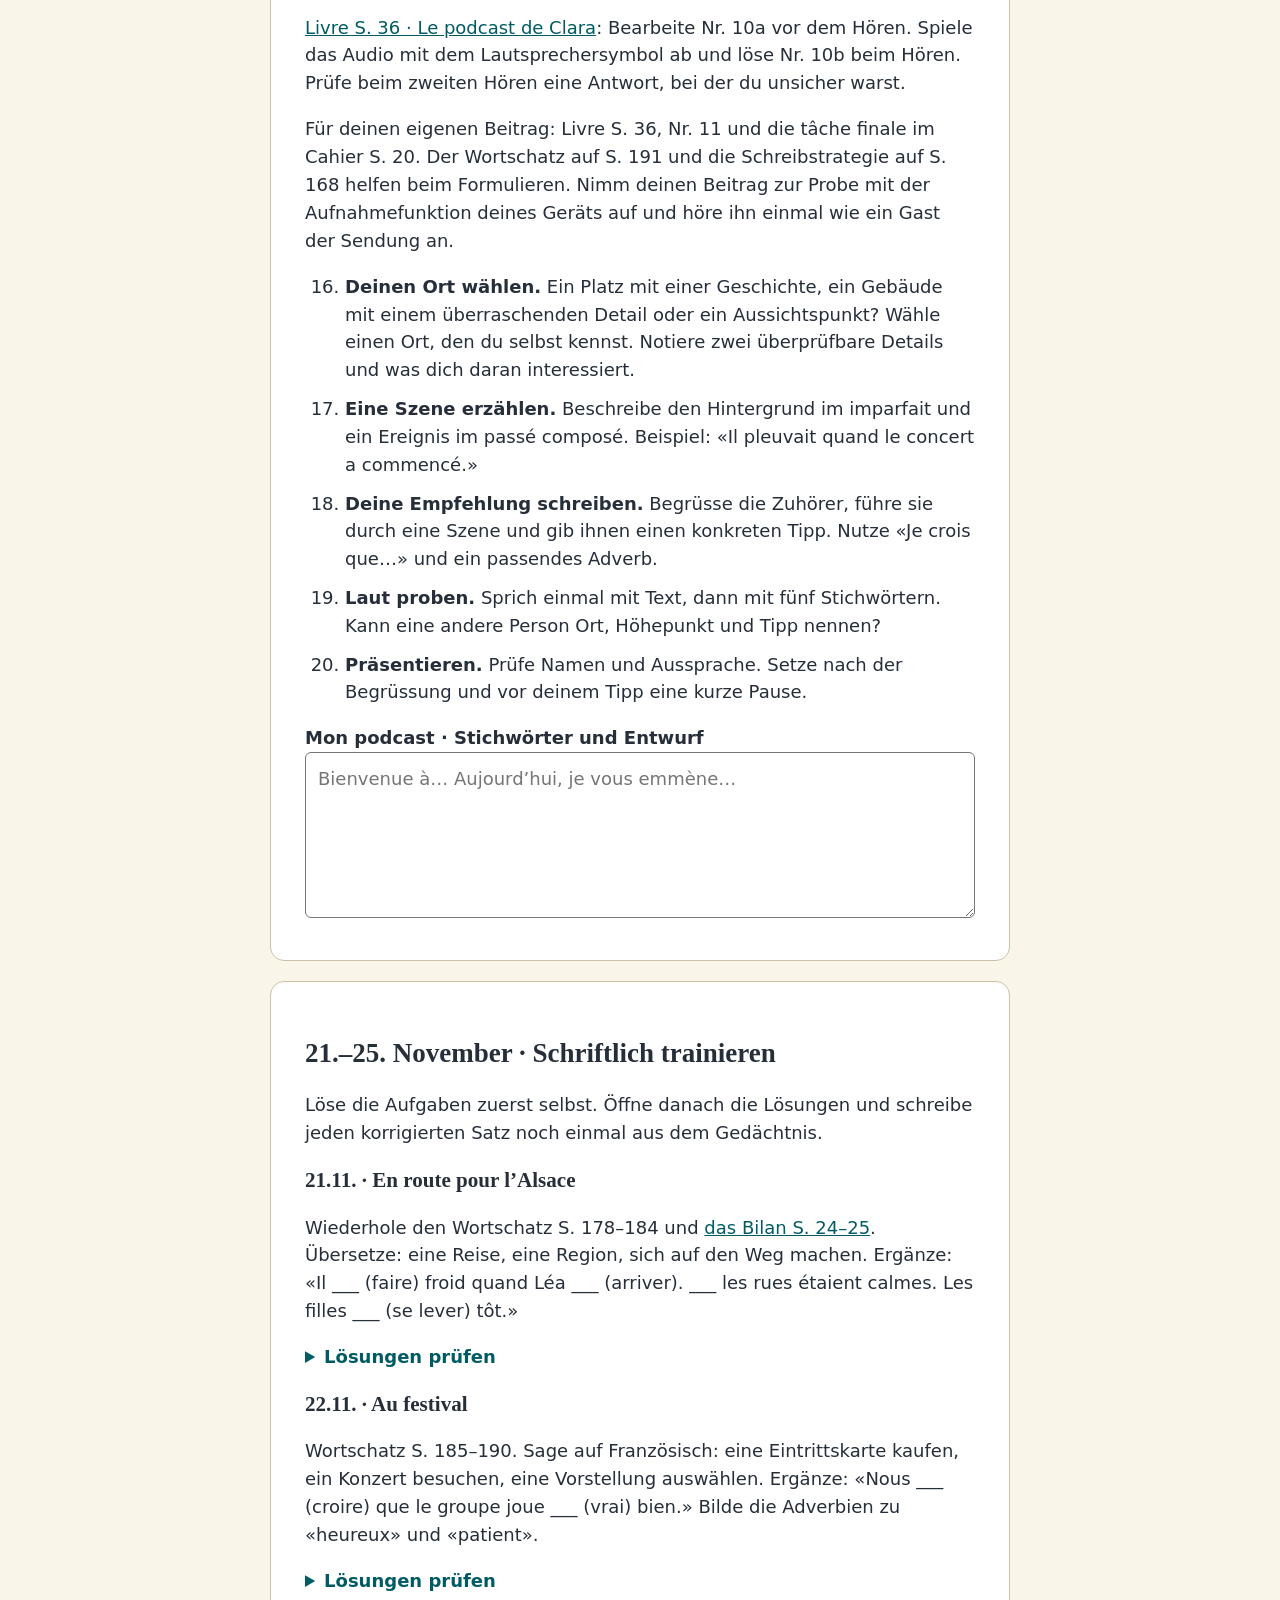
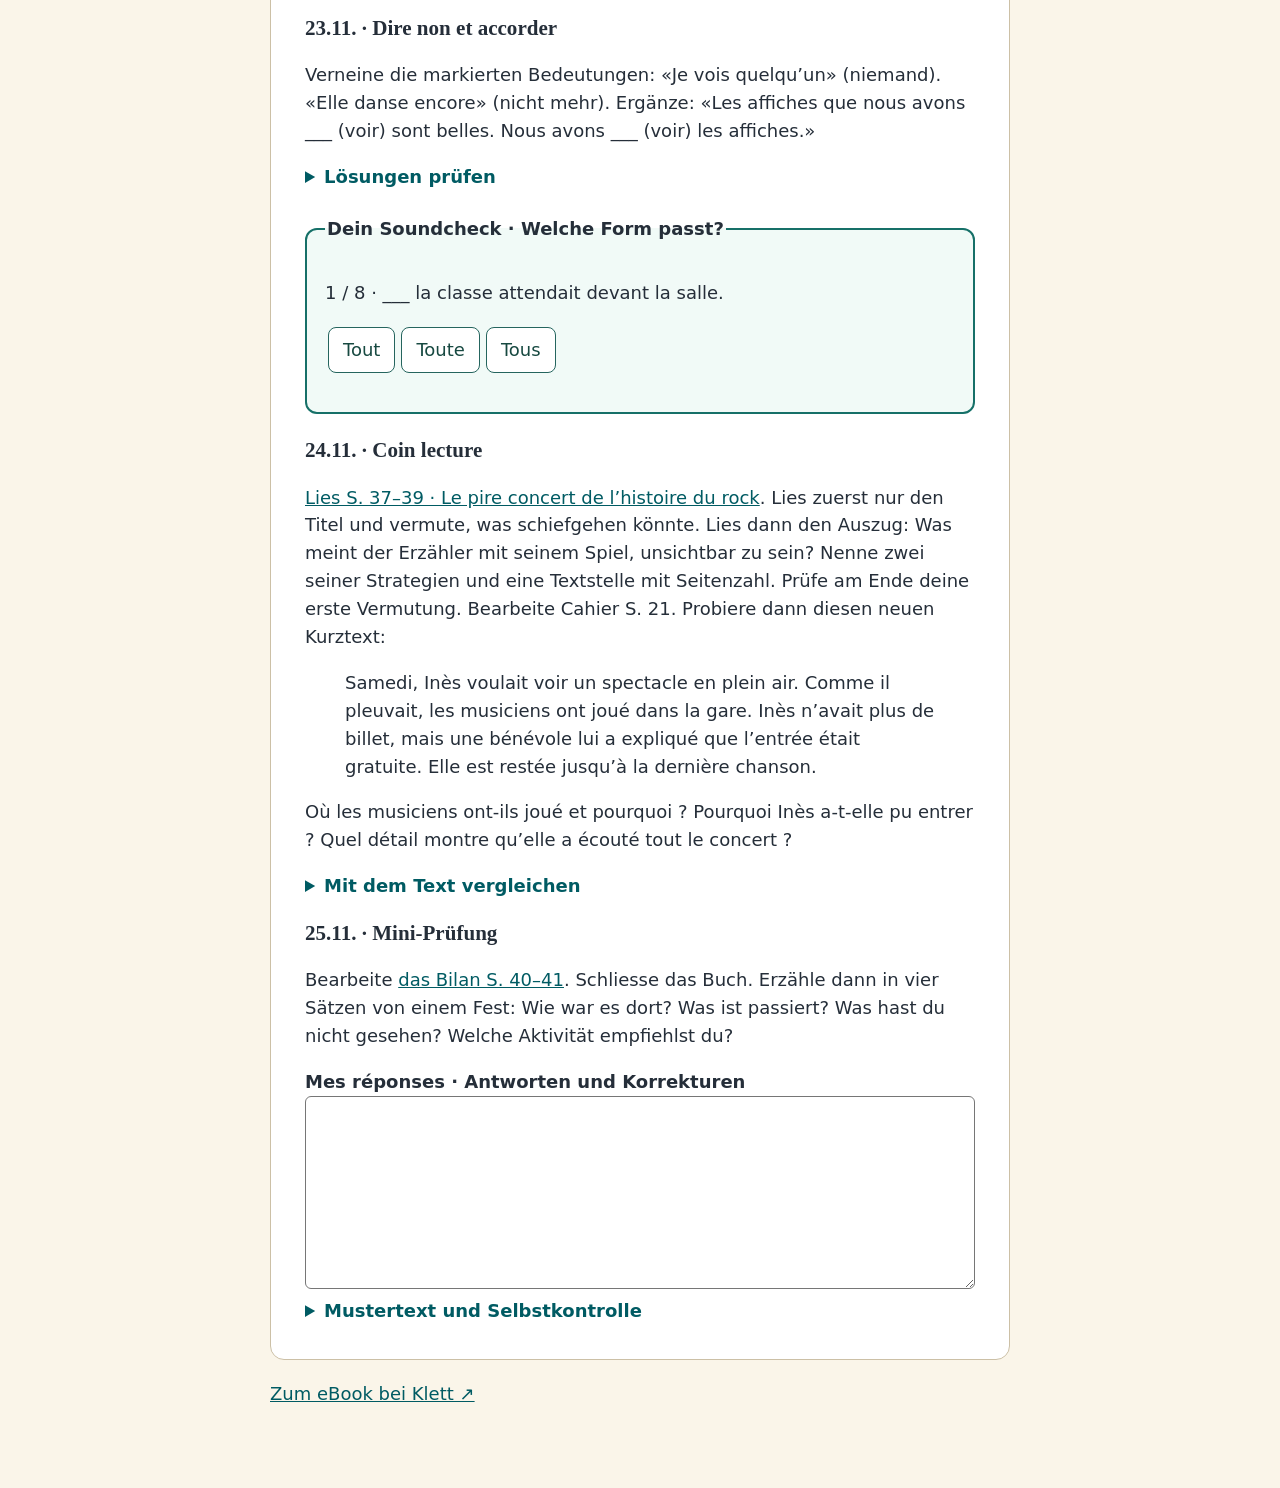
<file: franz-november.html>
<!doctype html><html lang="de"><meta charset="utf-8"><meta name="viewport" content="width=device-width,initial-scale=1"><title>Französisch im November · LernSalon</title>
<style>*{box-sizing:border-box}body{margin:0;background:#faf5e9;color:#252e39;font:18px/1.55 system-ui}main{max-width:780px;margin:auto;padding:32px 20px 80px}h1,h2,h3{font-family:Georgia,serif;line-height:1.15}h1{font-size:clamp(36px,7vw,62px)}section{background:white;border:1px solid #ccc0a6;padding:clamp(18px,4vw,34px);margin:20px 0;border-radius:14px}a,summary{color:#005b63}summary{cursor:pointer;font-weight:bold}textarea{width:100%;padding:12px;font:inherit;border-radius:6px}li{margin:.6em 0}label{display:block;font-weight:bold}button{font:inherit}</style>
<main><a href="franzoesisch.html">← Französisch-Lernsalon</a><h1>La France en fête</h1><p><b>20. November · Podcast touristique<br>26. November · Interrogation écrite 2</b></p><p>Arbeitsplan 2PCO/SEK2, Wintersemester 2026/27. Beide Prüfungen zählen je 15 %. Die genaue Aufgabenform gibt die Lehrperson im Unterricht bekannt. Deine Entwürfe bleiben in diesem Browser gespeichert.</p>
<section id="podcaststudio"><h2>Elia, worüber sendest du heute?</h2>
<form id="make-script"><label for="topic">Dein Thema oder Ort · auf Französisch oder als Eigenname</label>
<input id="topic" required maxlength="100" placeholder="z. B. le lac de Zurich">
<label for="sight">Was können deine Gäste dort entdecken?</label>
<input id="sight" required maxlength="180" placeholder="z. B. des voiliers sur le lac">
<label for="tip">Was würdest du ihnen empfehlen? Beginne mit einem Infinitiv.</label>
<input id="tip" required maxlength="180" placeholder="z. B. regarder le coucher du soleil">
<label for="reason">Was gefällt dir persönlich? Ein kurzer französischer Satz (freiwillig).</label>
<input id="reason" maxlength="240" placeholder="z. B. Les couleurs changent chaque minute.">
<fieldset><legend>Welche Wendungen willst du üben?</legend>
<label><input type="checkbox" name="word" value="question" checked> Est-ce que vous connaissez… ? · das Publikum fragen</label>
<label><input type="checkbox" name="word" value="discover" checked> On peut découvrir… · etwas vorstellen</label>
<label><input type="checkbox" name="word" value="worth" checked> Ça vaut le coup de… · einen Tipp geben</label>
<label><input type="checkbox" name="word" value="thus"> ainsi · zwei Gedanken verbinden</label>
</fieldset><p>Wendungen aus dem <a href="https://bridge.klett.de/EBK-RZ7EMMI539/?page=193" target="_blank" rel="noopener">Livre, S. 190–191</a>. Deine französischen Angaben werden direkt in den Entwurf übernommen.</p>
<button>Mein Radioskript erstellen</button></form>
<div id="script-result" hidden><h3>À toi le micro !</h3><label for="radio">Dein Skript · Lies es laut und ändere, was nicht nach dir klingt.</label><textarea id="radio" rows="10" lang="fr"></textarea><p id="script-status" role="status"></p></div></section>
<style>#make-script>input{width:100%;padding:.7em;border:1px solid #849c98;border-radius:7px;font:inherit;margin:.3em 0 1em}#make-script>button{background:#005b63;color:white;border:0;border-radius:8px;padding:.75em 1em;cursor:pointer}#make-script fieldset label{font-weight:400;padding:.25em}</style>
<section id="podcastplan"><h2>16.–20. November · Dein Reisepodcast</h2><p>Stell dir vor, du bist zu Gast beim französischen Schulradio. Welchen Ort in deinem Dorf, deiner Stadt oder deiner Region würdest du jemandem zeigen, der zum ersten Mal hier ist?</p><p><a href="https://bridge.klett.de/EBK-RZ7EMMI539/?page=39" target="_blank" rel="noopener">Livre S. 36 · Le podcast de Clara</a>: Bearbeite Nr. 10a vor dem Hören. Spiele das Audio mit dem Lautsprechersymbol ab und löse Nr. 10b beim Hören. Prüfe beim zweiten Hören eine Antwort, bei der du unsicher warst.</p><p>Für deinen eigenen Beitrag: Livre S. 36, Nr. 11 und die tâche finale im Cahier S. 20. Der Wortschatz auf S. 191 und die Schreibstrategie auf S. 168 helfen beim Formulieren. Nimm deinen Beitrag zur Probe mit der Aufnahmefunktion deines Geräts auf und höre ihn einmal wie ein Gast der Sendung an.</p><ol start="16"><li><b>Deinen Ort wählen.</b> Ein Platz mit einer Geschichte, ein Gebäude mit einem überraschenden Detail oder ein Aussichtspunkt? Wähle einen Ort, den du selbst kennst. Notiere zwei überprüfbare Details und was dich daran interessiert.</li><li><b>Eine Szene erzählen.</b> Beschreibe den Hintergrund im imparfait und ein Ereignis im passé composé. Beispiel: «Il pleuvait quand le concert a commencé.»</li><li><b>Deine Empfehlung schreiben.</b> Begrüsse die Zuhörer, führe sie durch eine Szene und gib ihnen einen konkreten Tipp. Nutze «Je crois que…» und ein passendes Adverb.</li><li><b>Laut proben.</b> Sprich einmal mit Text, dann mit fünf Stichwörtern. Kann eine andere Person Ort, Höhepunkt und Tipp nennen?</li><li><b>Präsentieren.</b> Prüfe Namen und Aussprache. Setze nach der Begrüssung und vor deinem Tipp eine kurze Pause.</li></ol><label for="pod">Mon podcast · Stichwörter und Entwurf</label><textarea id="pod" rows="5" placeholder="Bienvenue à… Aujourd’hui, je vous emmène…"></textarea></section>
<section id="schriftlich"><h2>21.–25. November · Schriftlich trainieren</h2><p>Löse die Aufgaben zuerst selbst. Öffne danach die Lösungen und schreibe jeden korrigierten Satz noch einmal aus dem Gedächtnis.</p>
<h3>21.11. · En route pour l’Alsace</h3><p>Wiederhole den Wortschatz S. 178–184 und <a href="https://bridge.klett.de/EBK-RZ7EMMI539/?page=26" target="_blank" rel="noopener">das Bilan S. 24–25</a>. Übersetze: eine Reise, eine Region, sich auf den Weg machen. Ergänze: «Il ___ (faire) froid quand Léa ___ (arriver). ___ les rues étaient calmes. Les filles ___ (se lever) tôt.»</p><details><summary>Lösungen prüfen</summary><p>Un voyage, une région, se mettre en route. Il faisait froid quand Léa est arrivée. Toutes les rues étaient calmes. Les filles se sont levées tôt. Der Hintergrund steht im imparfait, die Ankunft im passé composé.</p></details>
<h3>22.11. · Au festival</h3><p>Wortschatz S. 185–190. Sage auf Französisch: eine Eintrittskarte kaufen, ein Konzert besuchen, eine Vorstellung auswählen. Ergänze: «Nous ___ (croire) que le groupe joue ___ (vrai) bien.» Bilde die Adverbien zu «heureux» und «patient».</p><details><summary>Lösungen prüfen</summary><p>Acheter un billet, assister à un concert, choisir un spectacle. Nous croyons que le groupe joue vraiment bien. Heureusement, patiemment.</p></details>
<h3>23.11. · Dire non et accorder</h3><p>Verneine die markierten Bedeutungen: «Je vois quelqu’un» (niemand). «Elle danse encore» (nicht mehr). Ergänze: «Les affiches que nous avons ___ (voir) sont belles. Nous avons ___ (voir) les affiches.»</p><details><summary>Lösungen prüfen</summary><p>Je ne vois personne. Elle ne danse plus. Les affiches que nous avons vues sont belles. Nous avons vu les affiches. Bei avoir richtet sich das Partizip nach dem direkten Objekt, wenn dieses vor dem Verb steht.</p></details>
<fieldset id="studio"><legend>Dein Soundcheck · Welche Form passt?</legend><p id="prompt" lang="fr"></p><div id="choices"></div><p id="feedback" aria-live="polite"></p><button type="button" id="next" hidden>Weiter</button></fieldset>
<h3>24.11. · Coin lecture</h3><p><a href="https://bridge.klett.de/EBK-RZ7EMMI539/?page=39" target="_blank" rel="noopener">Lies S. 37–39 · Le pire concert de l’histoire du rock</a>. Lies zuerst nur den Titel und vermute, was schiefgehen könnte. Lies dann den Auszug: Was meint der Erzähler mit seinem Spiel, unsichtbar zu sein? Nenne zwei seiner Strategien und eine Textstelle mit Seitenzahl. Prüfe am Ende deine erste Vermutung. Bearbeite Cahier S. 21. Probiere dann diesen neuen Kurztext:</p><blockquote lang="fr">Samedi, Inès voulait voir un spectacle en plein air. Comme il pleuvait, les musiciens ont joué dans la gare. Inès n’avait plus de billet, mais une bénévole lui a expliqué que l’entrée était gratuite. Elle est restée jusqu’à la dernière chanson.</blockquote><p lang="fr">Où les musiciens ont-ils joué et pourquoi ? Pourquoi Inès a-t-elle pu entrer ? Quel détail montre qu’elle a écouté tout le concert ?</p><details><summary>Mit dem Text vergleichen</summary><p>Ils ont joué dans la gare parce qu’il pleuvait. Inès a pu entrer parce que l’entrée était gratuite. Elle est restée jusqu’à la dernière chanson.</p></details>
<h3>25.11. · Mini-Prüfung</h3><p>Bearbeite <a href="https://bridge.klett.de/EBK-RZ7EMMI539/?page=42" target="_blank" rel="noopener">das Bilan S. 40–41</a>. Schliesse das Buch. Erzähle dann in vier Sätzen von einem Fest: Wie war es dort? Was ist passiert? Was hast du nicht gesehen? Welche Aktivität empfiehlst du?</p><label for="written">Mes réponses · Antworten und Korrekturen</label><textarea id="written" rows="6"></textarea><details><summary>Mustertext und Selbstkontrolle</summary><p>Il y avait du monde sur la place. Mes amis ont choisi un concert. Je n’ai pas vu les danseuses. Je recommande la chanson que nous avons écoutée ensemble.</p><p>Markiere Hintergrund und Ereignis. Unterstreiche die beiden Teile der Verneinung. Prüfe, worauf sich «que» bezieht. Wiederhole am 26.11. die zwei Formen, bei denen du gezögert hast.</p></details></section>
<a href="https://bridge.klett.de/EBK-RZ7EMMI539/">Zum eBook bei Klett ↗</a></main>
<script>for(const field of document.querySelectorAll('textarea')){const key='lernsalon-fr-nov26-'+field.id;try{field.value=localStorage.getItem(key)||'';field.addEventListener('input',()=>localStorage.setItem(key,field.value))}catch{}}</script><script>
const rounds = [
  ["___ la classe attendait devant la salle.", ["Tout","Toute","Tous"], 1, "Classe ist feminin Singular: toute la classe."],
  ["Quand la musique a commencé, nous ___ la scène depuis dix minutes.", ["regardions","avons regardé"], 0, "Die Handlung lief bereits: nous regardions."],
  ["Lina et Zoé ___ tôt pour le concert.", ["se sont levées","se sont levé"], 0, "Se lever bildet das passé composé mit être. Hier bezieht sich levées auf beide Mädchen."],
  ["Vous ___ que le concert commence ici ?", ["croivent","croyez","croyons"], 1, "Je crois, nous croyons, vous croyez, ils croient."],
  ["Le public attend ___. (patient)", ["patientement","patiemment"], 1, "Patient wird zu patiemment: -ent → -emment."],
  ["Wie sagst du: Ich gehe nur zum Konzert?", ["Je ne vais plus au concert.","Je ne vais qu’au concert."], 1, "Ne… que schränkt ein. Ne… plus bedeutet nicht mehr."],
  ["___ ne chante dans la rue.", ["Personne","Rien que"], 0, "Personne ne chante: Niemand singt. Personne ist hier das Subjekt."],
  ["Les chansons que Clara a ___ passent à la radio.", ["choisi","choisies"], 1, "Que steht für les chansons, das direkte Objekt vor avoir. Deshalb: choisies."]
];
const studio = document.querySelector('#studio');
const choices = studio.querySelector('#choices');
const feedback = studio.querySelector('#feedback');
const next = studio.querySelector('#next');
let round = 0;
function showRound() {
  const [question, options, answer, reason] = rounds[round];
  studio.querySelector('#prompt').textContent = (round + 1) + ' / ' + rounds.length + ' · ' + question;
  feedback.textContent = '';
  next.hidden = true;
  choices.replaceChildren();
  options.forEach((option, index) => {
    const button = document.createElement('button');
    button.type = 'button';
    button.textContent = option;
    button.onclick = () => {
      feedback.textContent = index === answer ? 'Genau! ' + reason : reason + ' Versuche es noch einmal.';
      if (index === answer) {
        for (const choice of choices.children) choice.disabled = true;
        next.textContent = round === rounds.length - 1 ? 'Noch einmal spielen' : 'Weiter';
        next.hidden = false;
      } else button.disabled = true;
    };
    choices.append(button);
  });
}
next.onclick = () => { round = (round + 1) % rounds.length; showRound(); };
showRound();
</script><style>fieldset{margin:24px 0;border:2px solid #167068;border-radius:12px;padding:18px;background:#f1faf7}legend{font-weight:700}fieldset button{padding:8px 14px;margin:3px;border:1px solid #25655e;background:white;color:#174941;border-radius:8px;cursor:pointer}fieldset button:disabled{opacity:.65}</style><script>
const builder = document.querySelector('#make-script');
const draft = document.querySelector('#radio');
const result = document.querySelector('#script-result');
const statusLine = document.querySelector('#script-status');
result.hidden = !draft.value;
function invitation(activity) {
  return (/^[aeiouyàâéèêëîïôùûüœ]/i.test(activity) ? "d’" : "de ") + activity;
}
builder.addEventListener('submit', event => {
  event.preventDefault();
  const clean = id => document.getElementById(id).value.trim().replace(/[.!?]+$/, '').trim();
  const topic = clean('topic'), sight = clean('sight'), tip = clean('tip'), reason = clean('reason');
  for (const [id, value] of [['topic',topic],['sight',sight],['tip',tip]]) {
    if (!value) { const field=document.getElementById(id); field.setCustomValidity('Trage hier bitte einen französischen Ausdruck ein.'); field.reportValidity(); field.setCustomValidity(''); return; }
  }
  const words = new Set(new FormData(builder).getAll('word'));
  const paragraphs = [
    'Salut ! Ici Elia, sur la radio du lycée. ' + (words.has('question') ? 'Est-ce que vous connaissez ' + topic + ' ?' : 'Mon sujet du jour : ' + topic + '.'),
    (words.has('discover') ? 'Sur place, on peut découvrir ' : 'Sur place, vous verrez ') + sight + '.' + (reason ? ' ' + reason + '.' : ''),
    (words.has('worth') ? 'Mon conseil ? Ça vaut le coup ' : 'Je vous propose ') + invitation(tip) + '.' + (words.has('thus') ? ' Ainsi, vous pourrez découvrir cet endroit à votre rythme.' : ''),
    'Et vous, qu’aimeriez-vous découvrir ? Merci de votre écoute et à bientôt !'
  ];
  if (draft.value.trim() && !window.confirm('Den bearbeiteten Skriptentwurf durch die neue Version ersetzen?')) return;
  draft.value = paragraphs.join('\n\n');
  draft.dispatchEvent(new Event('input'));
  result.hidden = false;
  statusLine.textContent = 'Dein Entwurf ist bereit. Probiere nach der Einstiegsfrage eine kurze Pause.';
  draft.focus();
});
</script></html>
</file>
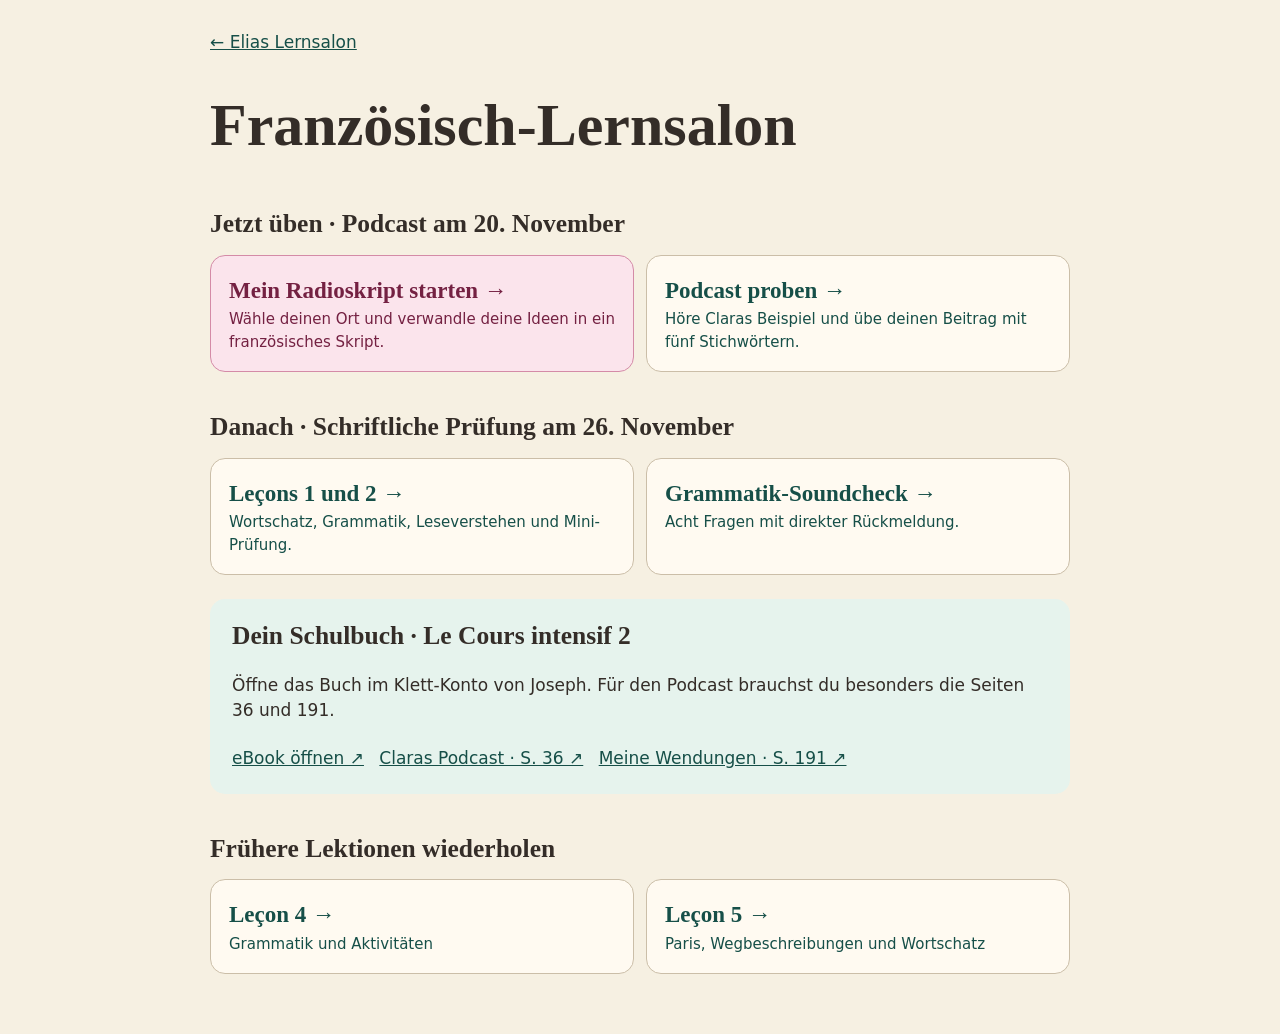
<file: franzoesisch.html>
<!doctype html><html lang="de"><meta charset="utf-8"><meta name="viewport" content="width=device-width,initial-scale=1"><title>Französisch · Elias Lernsalon</title>
<style>*{box-sizing:border-box}body{margin:0;background:#f6f0e2;color:#342d28;font:17px/1.5 system-ui}main{max-width:900px;margin:auto;padding:30px 20px 60px}h1,h2,strong{font-family:Georgia,serif}h1{font-size:clamp(36px,6vw,60px);margin:.4em 0}h2{margin:1.4em 0 .45em}a{color:#164f48}nav{display:grid;grid-template-columns:repeat(auto-fit,minmax(min(100%,250px),1fr));gap:12px}nav a{display:block;text-decoration:none;padding:18px;border:1px solid #cbbea8;border-radius:15px;background:#fffaf1}nav a:hover,nav a:focus-visible{border-color:#a61c56;text-decoration:underline}strong,small{display:block}strong{font-size:23px}small{font-size:15px}.start{background:#fbe4ec;color:#742142;border-color:#d48ba7}.book{padding:18px 22px;background:#e6f3ed;border-radius:15px;margin-top:24px}.book h2{margin:0}.book a{display:inline-block;padding:5px 10px 5px 0}</style>
<main><a href="index.html">← Elias Lernsalon</a><h1>Französisch-Lernsalon</h1>
<h2>Jetzt üben · Podcast am 20. November</h2><nav aria-label="Podcast">
<a class="start" href="franz-november.html#podcaststudio"><strong>Mein Radioskript starten →</strong><small>Wähle deinen Ort und verwandle deine Ideen in ein französisches Skript.</small></a>
<a href="franz-november.html#podcastplan"><strong>Podcast proben →</strong><small>Höre Claras Beispiel und übe deinen Beitrag mit fünf Stichwörtern.</small></a></nav>
<h2>Danach · Schriftliche Prüfung am 26. November</h2><nav aria-label="Schriftliche Prüfung"><a href="franz-november.html#schriftlich"><strong>Leçons 1 und 2 →</strong><small>Wortschatz, Grammatik, Leseverstehen und Mini-Prüfung.</small></a><a href="franz-november.html#studio"><strong>Grammatik-Soundcheck →</strong><small>Acht Fragen mit direkter Rückmeldung.</small></a></nav>
<section class="book"><h2>Dein Schulbuch · Le Cours intensif 2</h2><p>Öffne das Buch im Klett-Konto von Joseph. Für den Podcast brauchst du besonders die Seiten 36 und 191.</p><a href="https://bridge.klett.de/EBK-RZ7EMMI539/" target="_blank" rel="noopener">eBook öffnen ↗</a> <a href="https://bridge.klett.de/EBK-RZ7EMMI539/?page=39" target="_blank" rel="noopener">Claras Podcast · S. 36 ↗</a> <a href="https://bridge.klett.de/EBK-RZ7EMMI539/?page=193" target="_blank" rel="noopener">Meine Wendungen · S. 191 ↗</a></section>
<h2>Frühere Lektionen wiederholen</h2><nav aria-label="Frühere Lektionen"><a href="french-lecon4.html"><strong>Leçon 4 →</strong><small>Grammatik und Aktivitäten</small></a><a href="french-vocab-trainer.html"><strong>Leçon 5 →</strong><small>Paris, Wegbeschreibungen und Wortschatz</small></a></nav></main></html>
</file>
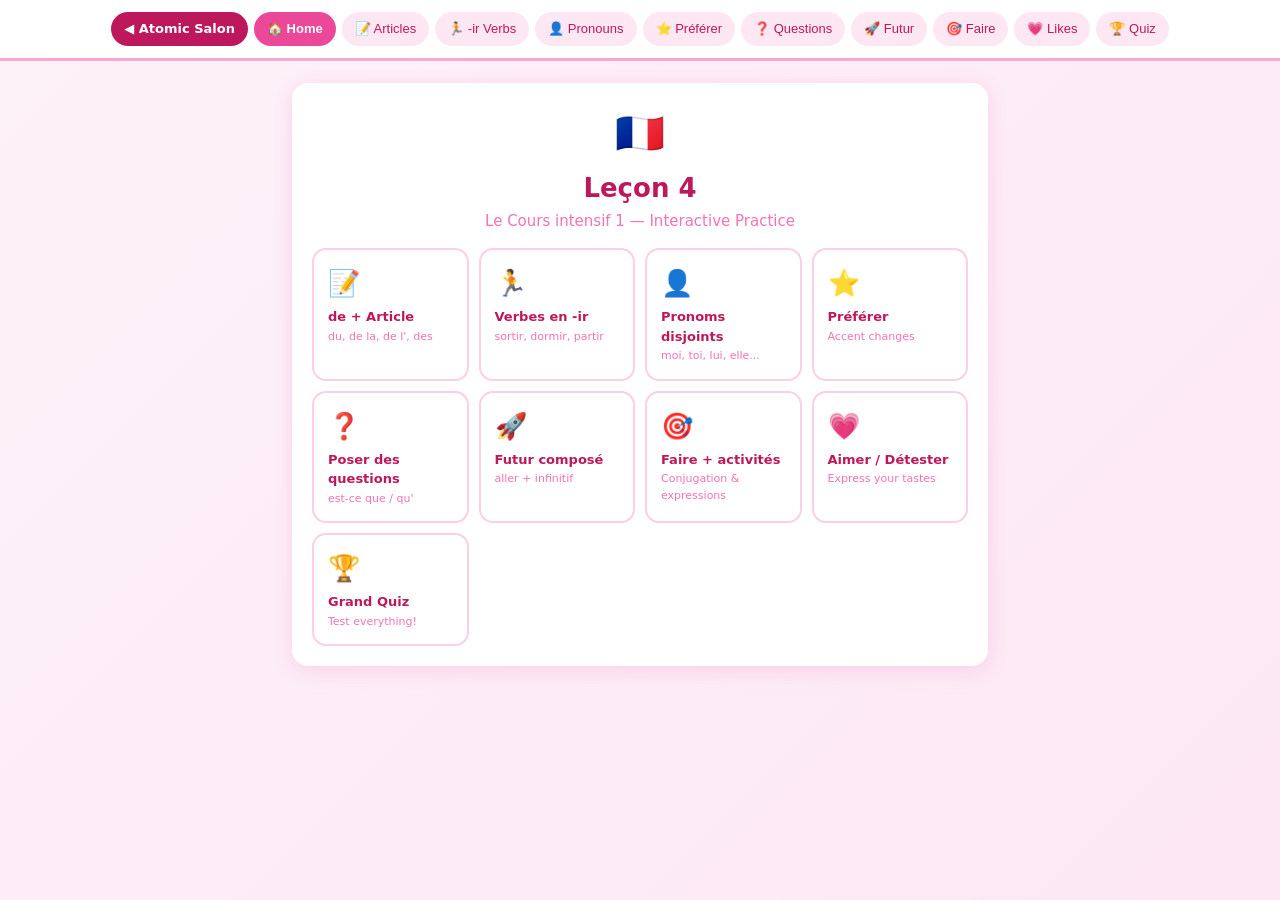
<file: french-lecon4.html>
<!DOCTYPE html>
<html lang="en">
<head>
<meta charset="UTF-8">
<meta name="viewport" content="width=device-width, initial-scale=1.0, maximum-scale=1.0, user-scalable=no">
<title>Leçon 4 — French Interactive Practice</title>
<style>
*{margin:0;padding:0;box-sizing:border-box;-webkit-tap-highlight-color:transparent}
:root{--p50:#fdf2f8;--p100:#fce7f3;--p200:#fbcfe8;--p300:#f9a8d4;--p400:#f472b6;--p500:#ec4899;--p600:#db2777;--p700:#be185d;--p800:#9d174d;--p900:#831843}
body{font-family:'Segoe UI',system-ui,-apple-system,sans-serif;background:linear-gradient(135deg,var(--p50),var(--p100));min-height:100vh;color:#1f2937;line-height:1.5}
nav{display:flex;gap:6px;flex-wrap:wrap;justify-content:center;padding:12px 8px;background:#fff;border-bottom:3px solid var(--p300);position:sticky;top:0;z-index:10}
nav button,nav a{padding:7px 13px;border-radius:20px;border:none;cursor:pointer;font-size:13px;font-weight:500;background:var(--p100);color:var(--p700);transition:all .2s;white-space:nowrap;text-decoration:none;display:inline-block}
nav a.home-link{background:var(--p700);color:#fff;font-weight:700}
nav button.active{font-weight:700;background:var(--p500);color:#fff}
.wrap{padding:8px 12px 60px;max-width:720px;margin:0 auto}
.card{background:#fff;border-radius:16px;padding:20px;margin:14px 0;box-shadow:0 4px 20px var(--p200)}
h1.title{font-size:26px;font-weight:800;color:var(--p700);text-align:center;margin:6px 0 2px}
p.sub{font-size:15px;color:var(--p400);text-align:center;margin-bottom:16px}
.btn{padding:10px 22px;border-radius:12px;border:none;cursor:pointer;font-size:15px;font-weight:600;background:var(--p500);color:#fff;transition:all .2s}
.btn:active{transform:scale(.97)}
.btn.sec{background:var(--p100);color:var(--p700)}
.progress{height:8px;border-radius:4px;background:var(--p100);overflow:hidden;margin:10px 0}
.progress-fill{height:100%;border-radius:4px;background:linear-gradient(90deg,var(--p400),var(--p600));transition:width .5s}
.badge{display:inline-flex;align-items:center;gap:4px;padding:4px 10px;border-radius:20px;background:var(--p100);color:var(--p700);font-size:12px;font-weight:600}
.option-btn{padding:12px 16px;border-radius:12px;border:2px solid var(--p300);cursor:pointer;font-size:15px;background:#fff;color:var(--p800);width:100%;text-align:left;transition:all .2s;font-weight:500;display:block;margin-bottom:8px}
.option-btn:active{transform:scale(.98)}
.option-btn.correct{border-color:#10b981;background:#d1fae5;color:#065f46}
.option-btn.wrong{border-color:#ef4444;background:#fee2e2;color:#991b1b}
.explain{margin-top:12px;padding:12px;border-radius:10px;background:var(--p50);font-size:14px;color:var(--p800);line-height:1.5}
table{width:100%;border-collapse:collapse;margin:10px 0;font-size:14px}
th{padding:10px;background:var(--p500);color:#fff;font-weight:600}
td{padding:10px;border-bottom:1px solid var(--p100);text-align:center}
tr:nth-child(even) td{background:var(--p50)}
.conj-grid{display:grid;grid-template-columns:repeat(auto-fill,minmax(140px,1fr));gap:6px;margin-top:10px}
.conj-item{padding:8px 10px;border-radius:8px;font-size:14px;text-align:center}
.conj-item.alt{background:var(--p100)}
.conj-item:not(.alt){background:var(--p50)}
.conj-item .subj{color:var(--p400)}
.conj-item .form{color:var(--p700);font-weight:700}
.tip{background:var(--p50);padding:12px;border-radius:10px;font-size:14px;color:var(--p800);line-height:1.6;margin:10px 0}
.home-grid{display:grid;grid-template-columns:repeat(auto-fill,minmax(150px,1fr));gap:10px}
.home-card{padding:14px;border-radius:14px;border:2px solid var(--p200);background:#fff;cursor:pointer;text-align:left;transition:all .2s}
.home-card:active{transform:scale(.97);border-color:var(--p400)}
.home-card .icon{font-size:26px}
.home-card .label{font-weight:700;color:var(--p700);font-size:13px;margin-top:4px}
.home-card .desc{font-size:11px;color:var(--p400);margin-top:2px}
.fill-item{padding:12px;border-radius:12px;border:2px solid var(--p200);background:#fff;margin-bottom:10px}
.fill-item.correct{border-color:#10b981;background:#f0fdf4}
.fill-item.wrong{border-color:#ef4444;background:#fef2f2}
.fill-item p{margin:0 0 8px;font-size:15px;font-weight:500}
.fill-item input{padding:10px 12px;border-radius:10px;border:2px solid var(--p300);font-size:15px;width:100%;outline:none}
.fill-item.correct input{border-color:#10b981}
.fill-item.wrong input{border-color:#ef4444}
.fill-item .answer{margin:6px 0 0;font-size:13px;color:#dc2626}
.expr-grid{display:grid;grid-template-columns:repeat(auto-fill,minmax(200px,1fr));gap:8px;margin-top:10px}
.expr-item{display:flex;align-items:center;gap:8px;padding:10px 12px;border-radius:10px;background:var(--p50);font-size:14px}
.expr-item .emoji{font-size:22px}
.like-row{display:flex;align-items:center;gap:10px;padding:10px 14px;border-radius:12px;background:var(--p50);margin-bottom:8px;flex-wrap:wrap}
.like-row .emoji{font-size:26px}
.like-row .name{flex:1;font-weight:600;font-size:14px;min-width:80px}
.like-btns{display:flex;gap:4px}
.like-btn{padding:6px 10px;border-radius:8px;border:2px solid var(--p200);background:#fff;cursor:pointer;font-size:12px;font-weight:600;color:var(--p400);transition:all .15s}
.like-btn:active{transform:scale(.93)}
.like-btn.sel{border-color:var(--color);background:color-mix(in srgb,var(--color) 15%,#fff);color:var(--color)}
.sentences{margin-top:16px;padding:14px;border-radius:12px;background:#fff;border:2px solid var(--p300)}
.sentences h3{font-size:15px;color:var(--p600);margin:0 0 8px}
.sentences p{font-size:14px;margin:4px 0;color:var(--p800)}
.quiz-header{display:flex;justify-content:space-between;align-items:center;margin-bottom:6px;flex-wrap:wrap;gap:6px}
.quiz-header h2{font-size:17px;font-weight:700;color:var(--p700);margin:0}
.quiz-badges{display:flex;gap:6px}
.q-num{font-size:13px;color:#9ca3af;margin-bottom:10px}
.q-prompt{font-size:16px;font-weight:600;margin-bottom:14px;line-height:1.5}
.result-center{text-align:center}
.result-center .big-emoji{font-size:56px}
.result-center .score{font-size:30px;font-weight:800;color:var(--p600)}
.btns-row{display:flex;gap:8px;justify-content:center;margin-top:14px;flex-wrap:wrap;align-items:center}
.formula{display:inline-block;background:var(--p200);padding:4px 10px;border-radius:8px;margin:4px 0;font-weight:700;font-size:14px}
.hidden{display:none}
@media(max-width:480px){
  nav{gap:4px;padding:8px 4px}
  nav button{padding:6px 10px;font-size:11px}
  .card{padding:16px;margin:10px 0}
  h1.title{font-size:22px}
  .home-grid{grid-template-columns:repeat(3,1fr);gap:8px}
  .home-card{padding:10px}
  .home-card .icon{font-size:22px}
  .home-card .label{font-size:11px}
  .home-card .desc{font-size:10px}
  .conj-grid{grid-template-columns:repeat(2,1fr)}
  .expr-grid{grid-template-columns:1fr}
  .q-prompt{font-size:15px}
  .option-btn{font-size:14px;padding:11px 14px}
}
</style>
</head>
<body>

<nav id="nav"></nav>
<div class="wrap" id="app"></div>

<script>
const sections=[
  {id:"home",label:"🏠 Home"},{id:"articles",label:"📝 Articles"},{id:"ir-verbs",label:"🏃 -ir Verbs"},
  {id:"pronouns",label:"👤 Pronouns"},{id:"preferer",label:"⭐ Préférer"},{id:"questions",label:"❓ Questions"},
  {id:"futur",label:"🚀 Futur"},{id:"faire",label:"🎯 Faire"},{id:"likes",label:"💗 Likes"},{id:"quiz",label:"🏆 Quiz"}
];

let currentPage="home";

function nav(page){currentPage=page;render()}

function render(){
  const navEl=document.getElementById("nav");
  navEl.innerHTML=`<a class="home-link" href="index.html">&#9664; Atomic Salon</a>`+sections.map(s=>`<button class="${s.id===currentPage?"active":""}" onclick="nav('${s.id}')">${s.label}</button>`).join("");
  const app=document.getElementById("app");
  switch(currentPage){
    case"home":app.innerHTML=renderHome();break;
    case"articles":app.innerHTML=renderArticles();break;
    case"ir-verbs":app.innerHTML=renderIrVerbs();break;
    case"pronouns":app.innerHTML=renderPronouns();break;
    case"preferer":app.innerHTML=renderPreferer();break;
    case"questions":app.innerHTML=renderQuestions();break;
    case"futur":app.innerHTML=renderFutur();break;
    case"faire":app.innerHTML=renderFaire();break;
    case"likes":app.innerHTML=renderLikes();initLikes();break;
    case"quiz":app.innerHTML=renderGrandQuiz();break;
  }
  window.scrollTo({top:0,behavior:"smooth"});
}

/* ── HOME ── */
function renderHome(){
  const items=[
    {id:"articles",icon:"📝",label:"de + Article",desc:"du, de la, de l', des"},
    {id:"ir-verbs",icon:"🏃",label:"Verbes en -ir",desc:"sortir, dormir, partir"},
    {id:"pronouns",icon:"👤",label:"Pronoms disjoints",desc:"moi, toi, lui, elle..."},
    {id:"preferer",icon:"⭐",label:"Préférer",desc:"Accent changes"},
    {id:"questions",icon:"❓",label:"Poser des questions",desc:"est-ce que / qu'"},
    {id:"futur",icon:"🚀",label:"Futur composé",desc:"aller + infinitif"},
    {id:"faire",icon:"🎯",label:"Faire + activités",desc:"Conjugation & expressions"},
    {id:"likes",icon:"💗",label:"Aimer / Détester",desc:"Express your tastes"},
    {id:"quiz",icon:"🏆",label:"Grand Quiz",desc:"Test everything!"}
  ];
  return`<div class="card">
    <div style="font-size:40px;text-align:center">🇫🇷</div>
    <h1 class="title">Leçon 4</h1>
    <p class="sub">Le Cours intensif 1 — Interactive Practice</p>
    <div class="home-grid">${items.map(i=>`<div class="home-card" onclick="nav('${i.id}')">
      <div class="icon">${i.icon}</div><div class="label">${i.label}</div><div class="desc">${i.desc}</div>
    </div>`).join("")}</div>
  </div>`;
}

/* ── QUIZ ENGINE ── */
const quizStates={};
function initQuiz(id,questions){
  if(!quizStates[id])quizStates[id]={idx:0,selected:null,score:0,done:false,streak:0,questions};
  return quizStates[id];
}
function resetQuiz(id){delete quizStates[id];render()}

function selectAnswer(id,i){
  const s=quizStates[id];if(s.selected!==null||s.done)return;
  s.selected=i;
  const q=s.questions[s.idx];
  if(i===q.correct){s.score++;s.streak++}else s.streak=0;
  renderQuizUI(id);
  setTimeout(()=>{
    if(s.idx+1<s.questions.length){s.idx++;s.selected=null}else s.done=true;
    renderQuizUI(id);
  },1200);
}

function renderQuizUI(id){
  const el=document.getElementById("quiz-"+id);if(!el)return;
  const s=quizStates[id],qs=s.questions;
  if(s.done){
    const pct=Math.round(s.score/qs.length*100);
    const emoji=pct>=90?"🌟":pct>=70?"👏":pct>=50?"💪":"📚";
    el.innerHTML=`<div class="card"><div class="result-center">
      <div class="big-emoji">${emoji}</div>
      <h2 class="title" style="font-size:20px">${pct>=70?"Bravo !":"Continue à pratiquer !"}</h2>
      <p class="score">${s.score} / ${qs.length}</p>
      <div class="progress"><div class="progress-fill" style="width:${pct}%"></div></div>
      <div class="btns-row"><button class="btn sec" onclick="resetQuiz('${id}')">Retry</button></div>
    </div></div>`;
    return;
  }
  const q=qs[s.idx],pct=(s.idx+(s.done?1:0))/qs.length*100;
  let opts=q.options.map((o,i)=>{
    let cls="option-btn";
    if(s.selected!==null){if(i===q.correct)cls+=" correct";else if(i===s.selected)cls+=" wrong"}
    return`<button class="${cls}" onclick="selectAnswer('${id}',${i})">${o}</button>`;
  }).join("");
  let explainHtml=s.selected!==null&&q.explanation?`<div class="explain">💡 ${q.explanation}</div>`:"";
  el.innerHTML=`<div class="card">
    <div class="quiz-header"><h2>${s.title||"Practice"}</h2>
    <div class="quiz-badges">${s.streak>=3?`<span class="badge">🔥 ${s.streak}</span>`:""}<span class="badge">⭐ ${s.score}/${qs.length}</span></div></div>
    <div class="progress"><div class="progress-fill" style="width:${pct}%"></div></div>
    <p class="q-num">Question ${s.idx+1} of ${qs.length}</p>
    <p class="q-prompt">${q.prompt}</p>
    ${opts}${explainHtml}
  </div>`;
}

function quizBlock(id,title,questions){
  const s=initQuiz(id,questions);s.title=title;
  setTimeout(()=>renderQuizUI(id),0);
  return`<div id="quiz-${id}"></div>`;
}

/* ── CONJUGATION GRID ── */
function conjGrid(pairs){
  return`<div class="conj-grid">${pairs.map(([s,f],i)=>`<div class="conj-item ${i%2?"":"alt"}"><span class="subj">${s} </span><span class="form">${f}</span></div>`).join("")}</div>`;
}

/* ── ARTICLES ── */
function renderArticles(){
  const qs=[
    {prompt:"Je viens ___ cinéma. (de + le)",options:["du","de la","de l'","des"],correct:0,explanation:"de + le = du"},
    {prompt:"Elle parle ___ musique. (de + la)",options:["du","de la","de l'","des"],correct:1,explanation:"de + la stays as de la"},
    {prompt:"Il revient ___ école. (de + l')",options:["du","de la","de l'","des"],correct:2,explanation:"Before a vowel: de l'"},
    {prompt:"Nous parlons ___ amis. (de + les)",options:["du","de la","de l'","des"],correct:3,explanation:"de + les = des"},
    {prompt:"C'est le livre ___ professeur.",options:["du","de la","de l'","des"],correct:0,explanation:"professeur is masculine → de + le = du"},
    {prompt:"La porte ___ appartement est ouverte.",options:["du","de la","de l'","des"],correct:2,explanation:"appartement starts with a vowel → de l'"},
    {prompt:"Les photos ___ vacances sont belles.",options:["du","de la","de l'","des"],correct:3,explanation:"vacances is plural → de + les = des"},
    {prompt:"Le quartier ___ ville est joli.",options:["du","de la","de l'","des"],correct:1,explanation:"ville is feminine → de la"}
  ];
  return`<div class="card">
    <h1 class="title" style="font-size:22px">📝 de + Article défini</h1>
    <p class="sub">The preposition "de" contracts with the definite article</p>
    <table><thead><tr><th></th><th>Masculin</th><th>Féminin</th></tr></thead>
    <tbody><tr><td><strong>Singulier</strong></td><td><strong>du</strong> <small style="color:var(--p400)">(de l' + voyelle)</small></td><td><strong>de la</strong> <small style="color:var(--p400)">(de l' + voyelle)</small></td></tr>
    <tr><td><strong>Pluriel</strong></td><td colspan="2"><strong>des</strong></td></tr></tbody></table>
  </div>${quizBlock("articles","Practice: de + article",qs)}`;
}

/* ── IR VERBS ── */
function renderIrVerbs(){
  const verbs={sortir:["sors","sors","sort","sortons","sortez","sortent"],dormir:["dors","dors","dort","dormons","dormez","dorment"],partir:["pars","pars","part","partons","partez","partent"]};
  const subj=["je","tu","il/elle/on","nous","vous","ils/elles"];
  const qs=[
    {prompt:"Je ___ à huit heures. (sortir)",options:["sors","sort","sortons","sortez"],correct:0,explanation:"je sors — singular forms use shorter stem"},
    {prompt:"Nous ___ bien. (dormir)",options:["dors","dort","dormons","dorment"],correct:2,explanation:"nous dormons — plural keeps full stem"},
    {prompt:"Elles ___ demain. (partir)",options:["pars","part","partons","partent"],correct:3,explanation:"elles partent"},
    {prompt:"Tu ___ à quelle heure ? (partir)",options:["part","pars","partons","partez"],correct:1,explanation:"tu pars"},
    {prompt:"Vous ___ de la classe. (sortir)",options:["sors","sort","sortons","sortez"],correct:3,explanation:"vous sortez"},
    {prompt:"Elle ___ toute la nuit. (dormir)",options:["dors","dort","dormons","dorment"],correct:1,explanation:"elle dort"}
  ];
  let verbTables=Object.entries(verbs).map(([v,forms])=>`<h3 style="font-size:15px;color:var(--p600);margin:14px 0 6px">${v}</h3>${conjGrid(subj.map((s,i)=>[s,forms[i]]))}`).join("");
  return`<div class="card">
    <h1 class="title" style="font-size:22px">🏃 Verbes en -ir</h1>
    <p class="sub">sortir, dormir, partir — two stems!</p>
    <div class="tip">These verbs have <strong>two stems</strong>: a shorter one for singular (je, tu, il) and the full stem for plural (nous, vous, ils).</div>
    ${verbTables}
  </div>${quizBlock("ir","Practice: -ir verbs",qs)}`;
}

/* ── PRONOUNS ── */
function renderPronouns(){
  const qs=[
    {prompt:"Qui est là ? — ___ ! (I)",options:["Je","Moi","Me","Mon"],correct:1,explanation:"Stressed pronouns can stand alone: Moi !"},
    {prompt:"Je pars avec ___. (him)",options:["il","lui","le","son"],correct:1,explanation:"After a preposition: avec lui"},
    {prompt:"Et ___, tu viens ? (you)",options:["tu","te","toi","ton"],correct:2,explanation:"Stressed pronoun for emphasis: Et toi, tu viens ?"},
    {prompt:"C'est pour ___. (us)",options:["on","nos","nous","notre"],correct:2,explanation:"After a preposition: pour nous"},
    {prompt:"Je suis chez ___. (them, feminine)",options:["ils","eux","elles","les"],correct:2,explanation:"Feminine plural stressed pronoun: elles"},
    {prompt:"___, je préfère le chocolat. (Me, emphasis)",options:["Je","Me","Moi","Mon"],correct:2,explanation:"For emphasis: Moi, je préfère..."}
  ];
  return`<div class="card">
    <h1 class="title" style="font-size:22px">👤 Pronoms personnels disjoints</h1>
    <p class="sub">Stressed / disjunctive pronouns</p>
    <table><thead><tr><th>Person</th><th>Masculin</th><th>Féminin</th></tr></thead>
    <tbody>
    <tr><td>1e sg</td><td colspan="2"><strong>moi</strong></td></tr>
    <tr><td>2e sg</td><td colspan="2"><strong>toi</strong></td></tr>
    <tr><td>3e sg</td><td><strong>lui</strong></td><td><strong>elle</strong></td></tr>
    <tr><td>1e pl</td><td colspan="2"><strong>nous</strong></td></tr>
    <tr><td>2e pl</td><td colspan="2"><strong>vous</strong></td></tr>
    <tr><td>3e pl</td><td><strong>eux</strong></td><td><strong>elles</strong></td></tr>
    </tbody></table>
    <div class="tip"><strong>When to use:</strong> alone ("Qui ? — Moi."), after prepositions ("avec lui"), and for emphasis ("Moi, j'adore le chocolat").</div>
  </div>${quizBlock("pronouns","Practice: Stressed Pronouns",qs)}`;
}

/* ── PRÉFÉRER ── */
let prefererAnswers=["","","","","",""];
let prefererChecked=false;
const prefererQs=[
  {prompt:"Je ___ le chocolat. (préférer)",answer:"préfère"},
  {prompt:"Tu ___ la musique ? (préférer)",answer:"préfères"},
  {prompt:"Il ___ sortir. (préférer)",answer:"préfère"},
  {prompt:"Nous ___ le cinéma. (préférer)",answer:"préférons"},
  {prompt:"Vous ___ Paris ? (préférer)",answer:"préférez"},
  {prompt:"Elles ___ danser. (préférer)",answer:"préfèrent"}
];

function renderPreferer(){
  const pairs=[["je","préfère"],["tu","préfères"],["il/elle/on","préfère"],["nous","préférons"],["vous","préférez"],["ils/elles","préfèrent"]];
  let fillHtml=prefererQs.map((q,i)=>{
    const val=prefererAnswers[i]||"";
    const correct=prefererChecked&&val.trim().toLowerCase()===q.answer.toLowerCase();
    const wrong=prefererChecked&&!correct;
    return`<div class="fill-item${correct?" correct":""}${wrong?" wrong":""}">
      <p>${q.prompt}</p>
      <input value="${val}" oninput="prefererInput(${i},this.value)" placeholder="Type your answer...">
      ${wrong?`<p class="answer">Correct: <strong>${q.answer}</strong></p>`:""}
    </div>`;
  }).join("");
  const score=prefererChecked?prefererQs.reduce((a,q,i)=>a+(prefererAnswers[i].trim().toLowerCase()===q.answer.toLowerCase()?1:0),0):0;
  return`<div class="card">
    <h1 class="title" style="font-size:22px">⭐ Le verbe « préférer »</h1>
    <p class="sub">Watch the accent change!</p>
    ${conjGrid(pairs)}
    <div class="tip"><strong>Rule:</strong> The accent changes to <strong>è</strong> (grave) before silent endings (-e, -es, -ent). It stays <strong>é</strong> (acute) before pronounced endings (-ons, -ez).</div>
  </div>
  <div class="card">
    <h1 class="title" style="font-size:20px">Type the correct form</h1>
    <p class="sub">Pay attention to the accents!</p>
    ${fillHtml}
    <div class="btns-row">
      <button class="btn" onclick="checkPreferer()">Check Answers</button>
      ${prefererChecked?`<span class="badge" style="font-size:15px">⭐ ${score}/${prefererQs.length}</span>`:""}
      <button class="btn sec" onclick="resetPreferer()">Reset</button>
    </div>
  </div>`;
}
function prefererInput(i,v){prefererAnswers[i]=v;prefererChecked=false}
function checkPreferer(){prefererChecked=true;render()}
function resetPreferer(){prefererAnswers=["","","","","",""];prefererChecked=false;render()}

/* ── QUESTIONS ── */
function renderQuestions(){
  const qs=[
    {prompt:'Rearrange: Où / tu / habites / est-ce que → ?',options:["Où est-ce que tu habites ?","Est-ce que où tu habites ?","Tu habites est-ce que où ?","Où tu est-ce que habites ?"],correct:0,explanation:"Pattern: Question word + est-ce que + subject + verb"},
    {prompt:'How do you say: "What do you do?"',options:["Qu'est-ce que tu fais ?","Est-ce que tu fais quoi ?","Tu fais est-ce que quoi ?","Quoi est-ce que tu fais ?"],correct:0,explanation:"Que + est-ce que = Qu'est-ce que"},
    {prompt:"Quand ___ vous arrivez ?",options:["est-ce que","est-ce qui","qu'est-ce","est-que"],correct:0,explanation:"Quand + est-ce que + subject + verb"},
    {prompt:"Comment ___ elle s'appelle ?",options:["est-ce que","est-ce qui","que","qui"],correct:0,explanation:"Comment est-ce qu'elle s'appelle ?"},
    {prompt:"Which is correct?",options:["Pourquoi est-ce que tu pars ?","Pourquoi tu est-ce que pars ?","Est-ce que pourquoi tu pars ?","Tu pars est-ce que pourquoi ?"],correct:0,explanation:"Question word always comes first, then est-ce que"}
  ];
  return`<div class="card">
    <h1 class="title" style="font-size:22px">❓ Poser des questions</h1>
    <p class="sub">Using est-ce que / qu'</p>
    <div class="tip"><strong>Formula:</strong><br><span class="formula">Mot interrogatif + est-ce que/qu' + sujet + verbe + complément ?</span></div>
  </div>${quizBlock("questions","Practice: Questions",qs)}`;
}

/* ── FUTUR ── */
function renderFutur(){
  const pairs=[["je","vais"],["tu","vas"],["il/elle/on","va"],["nous","allons"],["vous","allez"],["ils/elles","vont"]];
  const qs=[
    {prompt:"Je ___ manger. (I am going to eat)",options:["vais","vas","va","allons"],correct:0,explanation:"je vais + infinitif"},
    {prompt:"Tu ___ partir demain.",options:["vais","vas","va","allons"],correct:1,explanation:"tu vas + infinitif"},
    {prompt:"Nous ___ faire une fête.",options:["vais","vas","va","allons"],correct:3,explanation:"nous allons + infinitif"},
    {prompt:"Ils ___ jouer au foot.",options:["va","allons","allez","vont"],correct:3,explanation:"ils vont + infinitif"},
    {prompt:"Elle ___ dormir.",options:["vais","vas","va","vont"],correct:2,explanation:"elle va + infinitif"},
    {prompt:"Vous ___ sortir ce soir.",options:["allons","allez","vont","vas"],correct:1,explanation:"vous allez + infinitif"},
    {prompt:'"We are going to watch a film" →',options:["Nous allons regarder un film.","Nous regardons aller un film.","Nous allons un film regarder.","Nous va regarder un film."],correct:0,explanation:"aller conjugated + infinitive of main verb"}
  ];
  return`<div class="card">
    <h1 class="title" style="font-size:22px">🚀 Le futur composé</h1>
    <p class="sub">aller (present) + infinitive = near future</p>
    <div class="conj-grid">${pairs.map(([s,f],i)=>`<div class="conj-item ${i%2?"":"alt"}"><span class="subj">${s} </span><span class="form">${f}</span><span style="color:var(--p400)"> + inf.</span></div>`).join("")}</div>
  </div>${quizBlock("futur","Practice: Futur composé",qs)}`;
}

/* ── FAIRE ── */
function renderFaire(){
  const subj=["je","tu","il","elle","on","nous","vous","ils","elles"];
  const forms=["fais","fais","fait","fait","fait","faisons","faites","font","font"];
  const exprs=[
    {e:"🎵",l:"de la musique"},{e:"🍫",l:"une tarte au chocolat"},{e:"🥐",l:"un numéro"},{e:"🏓",l:"une partie de ping-pong"},
    {e:"🥗",l:"une salade"},{e:"🎬",l:"un film sur le quartier"},{e:"😂",l:"des blagues"},{e:"📸",l:"des photos dans le quartier"}
  ];
  const qs=[
    {prompt:"Je ___ une tarte. (faire)",options:["fais","fait","faisons","faites"],correct:0},
    {prompt:"Nous ___ de la musique. (faire)",options:["fais","fait","faisons","font"],correct:2},
    {prompt:"Ils ___ des blagues. (faire)",options:["fais","fait","faisons","font"],correct:3},
    {prompt:"Tu ___ une salade. (faire)",options:["fais","fait","faisons","faites"],correct:0},
    {prompt:"Vous ___ des photos. (faire)",options:["fais","fait","faisons","faites"],correct:3},
    {prompt:"Elle ___ un film. (faire)",options:["fais","fait","faisons","font"],correct:1}
  ];
  return`<div class="card">
    <h1 class="title" style="font-size:22px">🎯 Le verbe « faire »</h1>
    <p class="sub">Conjugation + activities</p>
    ${conjGrid(subj.map((s,i)=>[s,forms[i]]))}
    <h3 style="font-size:15px;color:var(--p600);margin:16px 0 8px">Expressions with faire:</h3>
    <div class="expr-grid">${exprs.map(x=>`<div class="expr-item"><span class="emoji">${x.e}</span><span><strong>faire</strong> ${x.l}</span></div>`).join("")}</div>
  </div>${quizBlock("faire","Practice: faire",qs)}`;
}

/* ── LIKES ── */
let likeRatings={};
function renderLikes(){
  const items=[
    {e:"🎵",n:"la musique"},{e:"🍫",n:"le chocolat"},{e:"🥐",n:"les croissants"},{e:"🏓",n:"le ping-pong"},
    {e:"🥗",n:"la salade"},{e:"🎬",n:"les films"},{e:"😂",n:"les blagues"},{e:"☕",n:"le café"}
  ];
  const levels=[{icon:"💗💗",label:"adorer",color:"#ec4899"},{icon:"💗",label:"aimer",color:"#f472b6"},{icon:"❌",label:"détester",color:"#ef4444"}];
  let legend=levels.map(l=>`<span class="badge" style="background:${l.color}20;color:${l.color}">${l.icon} ${l.label}</span>`).join("");
  let rows=items.map((item,idx)=>{
    let btns=levels.map((l,li)=>{
      const sel=likeRatings[idx]===li;
      return`<button class="like-btn${sel?" sel":""}" style="--color:${l.color}" onclick="setLike(${idx},${li})">${l.icon}</button>`;
    }).join("");
    return`<div class="like-row"><span class="emoji">${item.e}</span><span class="name">${item.n}</span><div class="like-btns">${btns}</div></div>`;
  }).join("");
  let sentences="";
  const keys=Object.keys(likeRatings);
  if(keys.length>0){
    const lines=keys.map(idx=>{
      const item=items[idx],lv=likeRatings[idx];
      if(lv===0)return`<p>J'adore ${item.n} !</p>`;
      if(lv===1)return`<p>J'aime ${item.n}.</p>`;
      return`<p>Je déteste ${item.n}.</p>`;
    }).join("");
    sentences=`<div class="sentences"><h3>Your sentences:</h3>${lines}</div>`;
  }
  return`<div class="card">
    <h1 class="title" style="font-size:22px">💗 Aimer / Adorer / Détester</h1>
    <p class="sub">Click to express your taste for each item!</p>
    <div style="display:flex;gap:10px;justify-content:center;margin-bottom:14px;flex-wrap:wrap">${legend}</div>
    ${rows}${sentences}
  </div>`;
}
function setLike(idx,level){likeRatings[idx]=level;render()}
function initLikes(){}

/* ── GRAND QUIZ ── */
function renderGrandQuiz(){
  const qs=[
    {prompt:"Je viens ___ parc.",options:["du","de la","de l'","des"],correct:0,explanation:"parc is masculine: de + le = du"},
    {prompt:"Elle ___ à 7 heures. (sortir)",options:["sors","sort","sortons","sortent"],correct:1,explanation:"elle sort"},
    {prompt:"C'est pour ___. (her)",options:["la","lui","elle","sa"],correct:2,explanation:"Stressed pronoun after preposition: pour elle"},
    {prompt:"Nous ___ le cinéma. (préférer)",options:["préfère","préfères","préférons","préfèrent"],correct:2,explanation:"nous préférons — accent stays é before -ons"},
    {prompt:"Où est-ce que tu ___ ? (habiter)",options:["habite","habites","habitez","habitons"],correct:1,explanation:"tu habites"},
    {prompt:"Ils ___ jouer au foot demain. (futur composé)",options:["vais","allons","vont","allez"],correct:2,explanation:"ils vont + infinitif"},
    {prompt:"Nous ___ une tarte. (faire)",options:["fais","fait","faisons","font"],correct:2,explanation:"nous faisons"},
    {prompt:"Les photos ___ vacances. (de + les)",options:["du","de la","de l'","des"],correct:3,explanation:"de + les = des"},
    {prompt:"Tu ___ bien ? (dormir)",options:["dors","dort","dormons","dormez"],correct:0,explanation:"tu dors"},
    {prompt:"___, j'adore Paris ! (emphasis: me)",options:["Je","Me","Moi","Mon"],correct:2,explanation:"Stressed pronoun for emphasis: Moi, j'adore..."},
    {prompt:"Elles ___ le sport. (préférer)",options:["préfère","préfères","préférons","préfèrent"],correct:3,explanation:"elles préfèrent — è before silent -ent"},
    {prompt:"Vous ___ visiter Paris cet été. (futur composé)",options:["vais","va","allons","allez"],correct:3,explanation:"vous allez + infinitif"}
  ];
  return quizBlock("grand","🏆 Grand Quiz — Leçon 4",qs);
}

render();
</script>
</body>
</html>
</file>
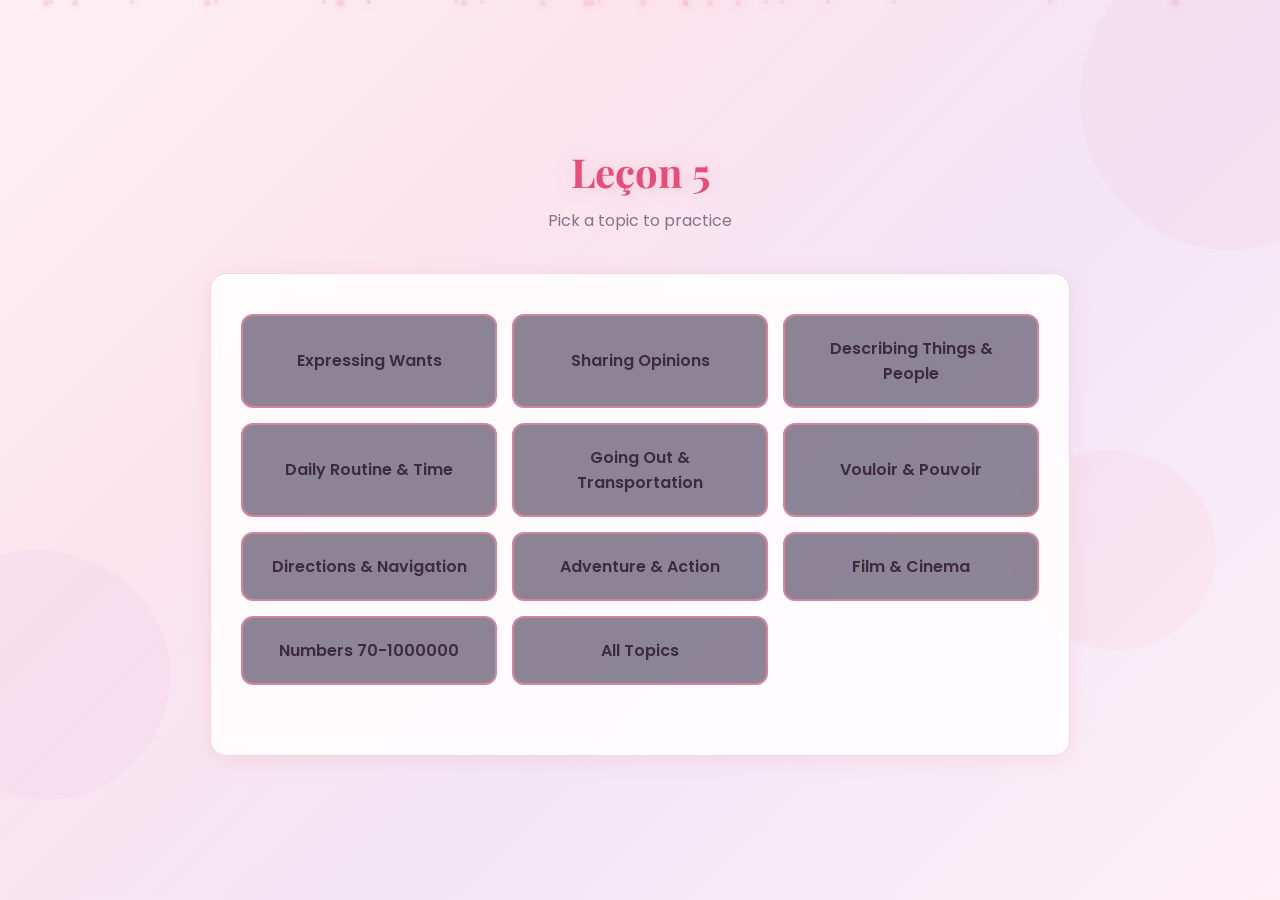
<file: french-vocab-trainer.html>
<!DOCTYPE html>
<html lang="en">
<head>
    <meta charset="UTF-8">
    <meta name="viewport" content="width=device-width, initial-scale=1.0">
    <title>French Vocab Trainer</title>
    <link href="https://fonts.googleapis.com/css2?family=Playfair+Display:wght@400;600;700;800&family=Poppins:wght@300;400;500;600;700&display=swap" rel="stylesheet">
    <style>
        :root {
    --bg: #fef0f5;
    --surface: #ffffff;
    --gold: #d4849b;
    --gold-light: #f2b5c8;
    --teal: #b8a9c9;
    --rose: #e74c7a;
    --text: #3d2b3d;
    --text-dim: #8b7088;
    --accent: #f7c5d5;
    --glass: rgba(255, 255, 255, 0.7);
    --shine: linear-gradient(135deg, #fce4ec 0%, #f8bbd0 50%, #fce4ec 100%);
}

        * {
            margin: 0;
            padding: 0;
            box-sizing: border-box;
        }

        body {
            font-family: 'Poppins', sans-serif;
            background: linear-gradient(135deg, #fef0f5 0%, #fce4ec 30%, #f3e5f5 60%, #fef0f5 100%);
            color: var(--text);
            min-height: 100vh;
            overflow-x: hidden;
            position: relative;
        }

        /* Floating Particles Animation */
        .particles-container {
            position: fixed;
            top: 0;
            left: 0;
            width: 100%;
            height: 100%;
            pointer-events: none;
            z-index: 1;
        }

        .particle {
            position: absolute;
            width: 4px;
            height: 4px;
            background: var(--gold-light);
            border-radius: 50%;
            opacity: 0.4;
            animation: float-up linear infinite;
            box-shadow: 0 0 8px rgba(212, 132, 155, 0.6);
        }
        
        .particle:nth-child(odd) {
            width: 6px;
            height: 6px;
        }

        @keyframes float-up {
            0% {
                transform: translateY(0) translateX(0);
                opacity: 0.6;
            }
            50% {
                opacity: 0.3;
            }
            100% {
                transform: translateY(-100vh) translateX(var(--tx));
                opacity: 0;
            }
        }

        /* Blob Shapes */
        .blob {
            position: fixed;
            border-radius: 45% 55% 50% 50% / 50% 50% 50% 50%;
            opacity: 0.05;
            z-index: 0;
        }

        .blob-1 {
            width: 300px;
            height: 300px;
            background: #f8bbd0;
            top: -50px;
            right: -100px;
            opacity: 0.15;
            animation: blob-morph 8s ease-in-out infinite;
        }

        .blob-2 {
            width: 250px;
            height: 250px;
            background: #e1bee7;
            bottom: 100px;
            left: -80px;
            opacity: 0.15;
            animation: blob-morph 10s ease-in-out infinite reverse;
        }

        .blob-3 {
            width: 200px;
            height: 200px;
            background: #f8bbd0;
            top: 50%;
            right: 5%;
            opacity: 0.15;
            animation: blob-morph 12s ease-in-out infinite;
        }

        @keyframes blob-morph {
            0%, 100% {
                border-radius: 45% 55% 50% 50% / 50% 50% 50% 50%;
            }
            25% {
                border-radius: 50% 50% 50% 45% / 50% 50% 55% 50%;
            }
            50% {
                border-radius: 50% 45% 55% 50% / 50% 50% 50% 50%;
            }
            75% {
                border-radius: 55% 50% 50% 50% / 50% 45% 50% 55%;
            }
        }

        /* Main Container */
        .container {
            position: relative;
            z-index: 2;
            max-width: 900px;
            margin: 0 auto;
            padding: 20px;
            min-height: 100vh;
            display: flex;
            align-items: center;
            justify-content: center;
        }

        /* Screen Styles */
        .screen {
            display: none;
            width: 100%;
        }

        .screen.active {
            display: block;
            animation: fade-in 0.5s ease-in;
        }

        @keyframes fade-in {
            from {
                opacity: 0;
                transform: translateY(10px);
            }
            to {
                opacity: 1;
                transform: translateY(0);
            }
        }

        /* Header */
        .header {
            text-align: center;
            margin-bottom: 40px;
        }

        .header h1 {
            font-family: 'Playfair Display', serif;
            font-size: 2.5rem;
            font-weight: 700;
            margin-bottom: 10px;
            color: var(--rose);
            text-shadow: 0 0 20px rgba(231, 74, 122, 0.2);
        }

        .header p {
            color: var(--text-dim);
            font-size: 1rem;
        }

        /* Glass Card */
        .glass-card {
            background: rgba(255, 255, 255, 0.85);
            backdrop-filter: blur(10px);
            border: 1px solid rgba(212, 132, 155, 0.3);
            border-radius: 16px;
            padding: 40px 30px;
            box-shadow: 0 4px 20px rgba(212, 132, 155, 0.15);
        }

        /* Topic Selection */
        .topics-grid {
            display: grid;
            grid-template-columns: repeat(auto-fit, minmax(200px, 1fr));
            gap: 15px;
            margin-bottom: 30px;
        }

        .topic-btn {
            background: rgba(26, 15, 46, 0.5);
            border: 2px solid var(--gold);
            color: var(--text);
            padding: 20px 15px;
            border-radius: 12px;
            cursor: pointer;
            font-family: 'Poppins', sans-serif;
            font-size: 1rem;
            font-weight: 600;
            transition: all 0.3s ease;
            position: relative;
            overflow: hidden;
        }

        .topic-btn::before {
            content: '';
            position: absolute;
            top: 0;
            left: -100%;
            width: 100%;
            height: 100%;
            background: rgba(212, 132, 155, 0.1);
            transition: left 0.3s ease;
        }

        .topic-btn:hover {
            border-left-color: var(--gold);
            border-top-color: rgba(212, 132, 155, 0.4);
            border-right-color: rgba(212, 132, 155, 0.4);
            border-bottom-color: rgba(212, 132, 155, 0.4);
            box-shadow: 0 0 15px rgba(212, 132, 155, 0.3);
            transform: translateY(-3px);
        }

        .topic-btn:hover::before {
            left: 100%;
        }

        /* Learn Phase */
        .vocab-card {
            text-align: center;
            margin-bottom: 40px;
        }

        .vocab-french {
            font-family: 'Playfair Display', serif;
            font-size: 2.5rem;
            font-weight: 700;
            color: var(--gold-light);
            margin-bottom: 15px;
            text-shadow: 0 0 20px rgba(245, 200, 66, 0.3);
        }

        .vocab-english {
            font-size: 1.3rem;
            color: var(--text);
            margin-bottom: 30px;
        }

        .example-box {
            background: rgba(184, 169, 201, 0.1);
            border-left: 4px solid var(--teal);
            padding: 20px;
            border-radius: 8px;
            margin-bottom: 30px;
            text-align: left;
        }

        .example-french {
            font-style: italic;
            color: var(--teal);
            margin-bottom: 10px;
            font-size: 1.1rem;
        }

        .example-english {
            color: var(--text-dim);
            font-size: 0.95rem;
        }

        /* Practice Phase */
        .practice-card {
            margin-bottom: 30px;
        }

        .practice-label {
            color: var(--text-dim);
            font-size: 0.9rem;
            margin-bottom: 15px;
            text-transform: uppercase;
            letter-spacing: 1px;
        }

        .practice-question {
            font-size: 1.4rem;
            color: var(--text);
            margin-bottom: 25px;
            font-weight: 600;
        }

        .practice-question.english {
            color: var(--gold);
        }

        .practice-input {
            width: 100%;
            padding: 15px 20px;
            font-size: 1.1rem;
            background: rgba(232, 224, 240, 0.05);
            border: 2px solid var(--gold);
            border-radius: 10px;
            color: var(--text);
            font-family: 'Poppins', sans-serif;
            margin-bottom: 20px;
            transition: all 0.3s ease;
        }

        .practice-input:focus {
            outline: none;
            border-color: var(--gold);
            box-shadow: 0 0 15px rgba(212, 132, 155, 0.2);
            background: #fff;
        }

        .practice-input.correct {
            border-color: #7bc67e;
            box-shadow: 0 0 15px rgba(123, 198, 126, 0.3);
        }

        .practice-input.incorrect {
            border-color: var(--rose);
            box-shadow: 0 0 15px rgba(231, 76, 122, 0.3);
        }

        .feedback {
            font-size: 0.95rem;
            margin-bottom: 20px;
            padding: 12px 15px;
            border-radius: 8px;
            display: none;
        }

        .feedback.show {
            display: block;
            animation: fade-in 0.3s ease;
        }

        .feedback.correct {
            background: rgba(123, 198, 126, 0.15);
            color: #7bc67e;
            border-left: 4px solid #7bc67e;
        }

        .feedback.incorrect {
            background: rgba(231, 76, 122, 0.15);
            color: var(--rose);
            border-left: 4px solid var(--rose);
        }

        /* Buttons */
        .btn {
            padding: 12px 30px;
            font-size: 1rem;
            border: none;
            border-radius: 10px;
            cursor: pointer;
            font-family: 'Poppins', sans-serif;
            font-weight: 600;
            transition: all 0.3s ease;
            display: inline-block;
            margin: 10px 10px 10px 0;
        }

        .btn-primary {
            background: linear-gradient(135deg, #d4849b, #e8a0b8);
            color: #fff;
            border: none;
            border-radius: 25px;
        }

        .btn-primary:hover {
            transform: translateY(-3px);
            background: linear-gradient(135deg, #c06880, #d4849b);
            box-shadow: 0 4px 15px rgba(212, 132, 155, 0.4);
        }

        .btn-primary:active {
            transform: translateY(-1px);
        }

        .btn-secondary {
            background: transparent;
            color: var(--text);
            border: 2px solid rgba(212, 132, 155, 0.4);
        }

        .btn-secondary:hover {
            border-color: var(--gold);
            background: rgba(212, 132, 155, 0.1);
        }

        .btn-wide {
            width: 100%;
            padding: 15px;
            font-size: 1.1rem;
            margin: 10px 0;
        }

        /* Progress */
        .progress-bar {
            width: 100%;
            height: 6px;
            background: rgba(212, 132, 155, 0.15);
            border-radius: 3px;
            margin-bottom: 30px;
            overflow: hidden;
        }

        .progress-fill {
            height: 100%;
            background: linear-gradient(90deg, #d4849b, #e8a0b8);
            transition: width 0.3s ease;
        }

        /* Score Screen */
        .score-container {
            text-align: center;
        }

        .score-title {
            font-family: 'Playfair Display', serif;
            font-size: 2rem;
            color: var(--gold-light);
            margin-bottom: 20px;
        }

        .score-display {
            font-size: 3rem;
            color: var(--rose);
            margin-bottom: 30px;
            font-weight: 700;
        }

        .score-message {
            font-size: 1.2rem;
            color: var(--text);
            margin-bottom: 40px;
        }

        .score-stats {
            background: rgba(212, 132, 155, 0.08);
            border-radius: 12px;
            padding: 20px;
            margin-bottom: 30px;
            border: 1px solid rgba(212, 132, 155, 0.2);
        }

        .stat-item {
            margin: 10px 0;
            font-size: 1rem;
            color: var(--text);
        }

        .stat-label {
            color: var(--text-dim);
            margin-right: 10px;
        }

        .stat-value {
            color: var(--gold);
            font-weight: 700;
        }

        /* Progress Tracker */
        .progress-tracker {
            display: flex;
            gap: 8px;
            margin-bottom: 30px;
            flex-wrap: wrap;
        }

        .progress-dot {
            width: 12px;
            height: 12px;
            border-radius: 50%;
            background: rgba(212, 132, 155, 0.2);
            border: 1px solid rgba(212, 132, 155, 0.3);
        }

        .progress-dot.active {
            background: var(--gold);
            box-shadow: 0 0 10px rgba(212, 132, 155, 0.5);
        }

        .progress-dot.complete {
            background: #7bc67e;
        }

        /* Mobile Responsive */
        @media (max-width: 768px) {
            .container {
                padding: 15px;
            }

            .header h1 {
                font-size: 2rem;
            }

            .glass-card {
                padding: 25px 20px;
            }

            .topics-grid {
                grid-template-columns: 1fr;
            }

            .vocab-french {
                font-size: 2rem;
            }

            .practice-question {
                font-size: 1.2rem;
            }

            .score-display {
                font-size: 2.5rem;
            }

            .btn {
                padding: 10px 20px;
                font-size: 0.95rem;
            }
        }

        /* Accessibility */
        .sr-only {
            position: absolute;
            width: 1px;
            height: 1px;
            padding: 0;
            margin: -1px;
            overflow: hidden;
            clip: rect(0, 0, 0, 0);
            white-space: nowrap;
            border-width: 0;
        }
    </style>
</head>
<body>
    <!-- Background Blobs -->
    <div class="blob blob-1"></div>
    <div class="blob blob-2"></div>
    <div class="blob blob-3"></div>

    <!-- Floating Particles -->
    <div class="particles-container" id="particlesContainer"></div>

    <!-- Main Container -->
    <div class="container">
        <!-- Topic Selection Screen -->
        <div id="topicScreen" class="screen active">
            <div class="header">
                <h1>Leçon 5</h1>
                <p>Pick a topic to practice</p>
            </div>
            <div class="glass-card">
                <div class="topics-grid" id="topicsGrid"></div>
            </div>
        </div>

        <!-- Learn Screen -->
        <div id="learnScreen" class="screen">
            <div class="header">
                <h1 id="learnHeader">Learn</h1>
                <p id="learnSubtitle"></p>
            </div>
            <div class="glass-card">
                <div class="progress-bar">
                    <div class="progress-fill" id="learnProgressFill"></div>
                </div>
                <div class="progress-tracker" id="learnProgressDots"></div>

                <div class="vocab-card">
                    <div class="vocab-french" id="learnFrench"></div>
                    <div class="vocab-english" id="learnEnglish"></div>
                    <div class="example-box">
                        <div class="example-french" id="learnExampleFr"></div>
                        <div class="example-english" id="learnExampleEn"></div>
                    </div>
                </div>

                <div style="text-align: center;">
                    <button class="btn btn-primary btn-wide" id="learnGotItBtn">Got it!</button>
                </div>
            </div>
        </div>

        <!-- Practice Screen -->
        <div id="practiceScreen" class="screen">
            <div class="header">
                <h1 id="practiceHeader">Practice</h1>
                <p id="practiceSubtitle"></p>
            </div>
            <div class="glass-card">
                <div class="progress-bar">
                    <div class="progress-fill" id="practiceProgressFill"></div>
                </div>

                <div class="practice-card">
                    <div class="practice-label" id="practiceLabel"></div>
                    <div class="practice-question" id="practiceQuestion"></div>
                    <input type="text" class="practice-input" id="practiceInput" placeholder="Type your answer here..." />
                    <div class="feedback" id="practiceFeedback"></div>
                    <div style="text-align: center;">
                        <button class="btn btn-primary btn-wide" id="practiceSubmitBtn">Check Answer</button>
                    </div>
                </div>
            </div>
        </div>

        <!-- Score Screen -->
        <div id="scoreScreen" class="screen">
            <div class="header">
                <h1>Complete!</h1>
                <p>Great job, Elia!</p>
            </div>
            <div class="glass-card">
                <div class="score-container">
                    <div class="score-title">Your Score</div>
                    <div class="score-display" id="scorePercentage">0%</div>
                    <div class="score-message" id="scoreMessage"></div>

                    <div class="score-stats">
                        <div class="stat-item">
                            <span class="stat-label">Correct:</span>
                            <span class="stat-value" id="scoreCorrect">0</span>
                        </div>
                        <div class="stat-item">
                            <span class="stat-label">Incorrect:</span>
                            <span class="stat-value" id="scoreIncorrect">0</span>
                        </div>
                        <div class="stat-item">
                            <span class="stat-label">Accuracy:</span>
                            <span class="stat-value" id="scoreAccuracy">0%</span>
                        </div>
                    </div>

                    <button class="btn btn-primary btn-wide" id="scorePracticeWeakBtn">Practice Weak Items</button>
                    <button class="btn btn-secondary btn-wide" id="scoreNewTopicBtn">Choose New Topic</button>
                </div>
            </div>
        </div>
    </div>

    <script>
        // Vocabulary Data
        const vocabulary = {
            'Expressing Wants': [
                {
                    french: 'je voudrais... (+ infinitif)',
                    english: 'I would like to...',
                    exampleFr: 'Je voudrais traverser le musée.',
                    exampleEn: 'I would like to go through the museum.'
                },
                {
                    french: 'Je voudrais voir une pyramide immense.',
                    english: 'I would like to see a huge pyramid.',
                    exampleFr: 'Je voudrais voir une pyramide immense.',
                    exampleEn: 'I would like to see a huge pyramid.'
                },
                {
                    french: 'Je voudrais aller à un opéra romantique.',
                    english: 'I would like to go to a romantic opera.',
                    exampleFr: 'Je voudrais aller à un opéra romantique.',
                    exampleEn: 'I would like to go to a romantic opera.'
                },
                {
                    french: 'j\'aimerais faire qc',
                    english: 'I would like to do something',
                    exampleFr: 'J\'aimerais aller à Paris.',
                    exampleEn: 'I would like to go to Paris.'
                },
                {
                    french: 'Mon compagnon voudrait aller à l\'opéra.',
                    english: 'My companion would like to go to the opera.',
                    exampleFr: 'Mon compagnon voudrait aller à l\'opéra.',
                    exampleEn: 'My companion would like to go to the opera.'
                }
            ],
            'Sharing Opinions': [
                {
                    french: 'Ça me plaît',
                    english: 'I like it / It pleases me',
                    exampleFr: 'La pyramide ? Ça me plaît, c\'est immense et fantastique !',
                    exampleEn: 'The pyramid? I like it, it\'s huge and fantastic!'
                },
                {
                    french: 'Ça ne me plaît pas',
                    english: 'I don\'t like it',
                    exampleFr: 'C\'est trop touristique. Ça ne me plaît pas.',
                    exampleEn: 'It\'s too touristy. I don\'t like it.'
                },
                {
                    french: 'magnifique',
                    english: 'magnificent / wonderful',
                    exampleFr: 'La magie du spectacle est magnifique.',
                    exampleEn: 'The magic of the show is magnificent.'
                },
                {
                    french: 'bizarre',
                    english: 'weird / strange',
                    exampleFr: 'L\'art moderne est bizarre, mais magnifique.',
                    exampleEn: 'Modern art is weird, but magnificent.'
                },
                {
                    french: 'célèbre',
                    english: 'famous',
                    exampleFr: 'Ce bâtiment est célèbre, mais il est moche.',
                    exampleEn: 'This building is famous, but it is ugly.'
                },
                {
                    french: 'moche',
                    english: 'ugly',
                    exampleFr: 'Ce musée est trop moche.',
                    exampleEn: 'This museum is too ugly.'
                },
                {
                    french: 'romantique',
                    english: 'romantic',
                    exampleFr: 'Paris est une ville romantique.',
                    exampleEn: 'Paris is a romantic city.'
                },
                {
                    french: 'fantastique',
                    english: 'fantastic',
                    exampleFr: 'Ce spectacle est fantastique !',
                    exampleEn: 'This show is fantastic!'
                }
            ],
            'Describing Things & People': [
                {
                    french: 'un touriste / une touriste',
                    english: 'a tourist',
                    exampleFr: 'Les touristes sont partis à la poursuite de l\'homme.',
                    exampleEn: 'The tourists chased after the man.'
                },
                {
                    french: 'un compagnon / une compagne',
                    english: 'a companion',
                    exampleFr: 'Mon compagnon aime l\'aventure.',
                    exampleEn: 'My companion loves adventure.'
                },
                {
                    french: 'un musée',
                    english: 'a museum',
                    exampleFr: 'Le Louvre est un musée à Paris.',
                    exampleEn: 'The Louvre is a museum in Paris.'
                },
                {
                    french: 'une pyramide',
                    english: 'a pyramid',
                    exampleFr: 'La pyramide du Louvre est célèbre.',
                    exampleEn: 'The Louvre pyramid is famous.'
                },
                {
                    french: 'un opéra',
                    english: 'an opera house',
                    exampleFr: 'Je voudrais aller à l\'opéra.',
                    exampleEn: 'I would like to go to the opera house.'
                },
                {
                    french: 'un guide / une guide',
                    english: 'a guide',
                    exampleFr: 'Tu peux demander à un guide.',
                    exampleEn: 'You can ask a guide.'
                },
                {
                    french: 'la magie',
                    english: 'the magic',
                    exampleFr: 'La magie du spectacle est magnifique.',
                    exampleEn: 'The magic of the show is magnificent.'
                },
                {
                    french: 'traverser',
                    english: 'to cross / to go through',
                    exampleFr: 'Traversez la rue.',
                    exampleEn: 'Cross the street.'
                }
            ],
            'Daily Routine & Time': [
                {
                    french: 'le petit-déjeuner',
                    english: 'breakfast',
                    exampleFr: 'Je veux prendre le petit-déjeuner tard.',
                    exampleEn: 'I want to have breakfast late.'
                },
                {
                    french: 'prendre le petit-déjeuner',
                    english: 'to have breakfast',
                    exampleFr: 'On prend le petit-déjeuner ensemble ?',
                    exampleEn: 'Shall we have breakfast together?'
                },
                {
                    french: 'tard',
                    english: 'late',
                    exampleFr: 'Il est tard.',
                    exampleEn: 'It is late.'
                },
                {
                    french: 'une réunion',
                    english: 'a meeting',
                    exampleFr: 'C\'est une grande réunion importante.',
                    exampleEn: 'It is a big, important meeting.'
                },
                {
                    french: 'l\'apéro',
                    english: 'the aperitif / drinks',
                    exampleFr: 'L\'apéro est un petit moment marrant.',
                    exampleEn: 'The aperitif is a funny little moment.'
                },
                {
                    french: 'marrant / marrante',
                    english: 'funny / amusing',
                    exampleFr: 'C\'est un moment marrant !',
                    exampleEn: 'It\'s a funny moment!'
                }
            ],
            'Going Out & Transportation': [
                {
                    french: 'le métro',
                    english: 'the subway / metro',
                    exampleFr: 'Le métro est loin.',
                    exampleEn: 'The subway is far.'
                },
                {
                    french: 'en métro',
                    english: 'by subway',
                    exampleFr: 'Je peux aller en métro.',
                    exampleEn: 'I can go by subway.'
                },
                {
                    french: 'un changement',
                    english: 'a transfer / change',
                    exampleFr: 'Je peux demander un changement.',
                    exampleEn: 'I can ask for a transfer.'
                },
                {
                    french: 'une ligne',
                    english: 'a line (transit)',
                    exampleFr: 'Pour aller au Louvre, il faut prendre la ligne 7.',
                    exampleEn: 'To go to the Louvre, you must take line 7.'
                },
                {
                    french: 'un batobus',
                    english: 'a river bus (on the Seine)',
                    exampleFr: 'On peut prendre un batobus.',
                    exampleEn: 'We can take a river bus.'
                },
                {
                    french: 'un bateau / des bateaux',
                    english: 'a boat / boats',
                    exampleFr: 'Le bateau est sur la Seine.',
                    exampleEn: 'The boat is on the Seine.'
                },
                {
                    french: 'une exposition',
                    english: 'an exhibition',
                    exampleFr: 'On aimerait visiter une exposition manga.',
                    exampleEn: 'We would like to visit a manga exhibition.'
                },
                {
                    french: 'visiter',
                    english: 'to visit (a place)',
                    exampleFr: 'Je voudrais visiter un musée.',
                    exampleEn: 'I would like to visit a museum.'
                }
            ],
            'Vouloir & Pouvoir': [
                {
                    french: 'je veux',
                    english: 'I want',
                    exampleFr: 'Je veux aller au cinéma.',
                    exampleEn: 'I want to go to the cinema.'
                },
                {
                    french: 'tu veux',
                    english: 'you want',
                    exampleFr: 'Tu veux aller au cinéma avec moi ?',
                    exampleEn: 'Do you want to go to the cinema with me?'
                },
                {
                    french: 'il/elle veut',
                    english: 'he/she wants',
                    exampleFr: 'Il veut aller à Paris.',
                    exampleEn: 'He wants to go to Paris.'
                },
                {
                    french: 'nous voulons',
                    english: 'we want',
                    exampleFr: 'Nous voulons visiter le musée.',
                    exampleEn: 'We want to visit the museum.'
                },
                {
                    french: 'je peux',
                    english: 'I can / I am able to',
                    exampleFr: 'Je peux visiter un musée en métro.',
                    exampleEn: 'I can visit a museum by subway.'
                },
                {
                    french: 'tu peux',
                    english: 'you can',
                    exampleFr: 'Tu peux demander à un guide.',
                    exampleEn: 'You can ask a guide.'
                },
                {
                    french: 'il/elle peut',
                    english: 'he/she can',
                    exampleFr: 'Elle peut marcher rapidement.',
                    exampleEn: 'She can walk quickly.'
                },
                {
                    french: 'nous pouvons',
                    english: 'we can',
                    exampleFr: 'Nous pouvons partir demain.',
                    exampleEn: 'We can leave tomorrow.'
                }
            ],
            'Directions & Navigation': [
                {
                    french: 'la direction',
                    english: 'the direction',
                    exampleFr: 'Tu prends la ligne 4 en direction de la Porte d\'Orléans.',
                    exampleEn: 'You take line 4 in the direction of Porte d\'Orléans.'
                },
                {
                    french: 'en direction de',
                    english: 'in the direction of',
                    exampleFr: 'Allez en direction du musée.',
                    exampleEn: 'Go in the direction of the museum.'
                },
                {
                    french: 'un trajet',
                    english: 'a route / journey',
                    exampleFr: 'Le trajet est court.',
                    exampleEn: 'The journey is short.'
                },
                {
                    french: 'une station',
                    english: 'a station / stop',
                    exampleFr: 'Vous descendez à la station Gare de Lyon.',
                    exampleEn: 'You get off at Lyon Station.'
                },
                {
                    french: 'un terminus',
                    english: 'a terminal station',
                    exampleFr: 'C\'est le terminus.',
                    exampleEn: 'It\'s the terminal station.'
                },
                {
                    french: 'Vous descendez à...',
                    english: 'You get off at...',
                    exampleFr: 'Vous descendez à la station Gare de Lyon.',
                    exampleEn: 'You get off at Lyon Station.'
                },
                {
                    french: 'jusqu\'à',
                    english: 'until / as far as',
                    exampleFr: 'Vous allez jusqu\'à la station Saint-Lazare.',
                    exampleEn: 'You go as far as Saint-Lazare station.'
                },
                {
                    french: 'changer',
                    english: 'to change / to transfer',
                    exampleFr: 'Il faut changer à cette station.',
                    exampleEn: 'You must change at this station.'
                }
            ],
            'Adventure & Action': [
                {
                    french: 'une aventure',
                    english: 'an adventure',
                    exampleFr: 'Quelle aventure !',
                    exampleEn: 'What an adventure!'
                },
                {
                    french: 'flipper',
                    english: 'to freak out',
                    exampleFr: 'Ma mère flippe toujours un peu.',
                    exampleEn: 'My mother always freaks out a little.'
                },
                {
                    french: 'rassurer',
                    english: 'to reassure',
                    exampleFr: 'Il faut rassurer ta mère.',
                    exampleEn: 'You need to reassure your mother.'
                },
                {
                    french: 'attendre',
                    english: 'to wait for',
                    exampleFr: 'Tu peux attendre ton frère après l\'école ?',
                    exampleEn: 'Can you wait for your brother after school?'
                },
                {
                    french: 'descendre',
                    english: 'to go down / to get off',
                    exampleFr: 'Célia et Vanessa sont descendues à la station.',
                    exampleEn: 'Celia and Vanessa got off at the station.'
                },
                {
                    french: 'entendre',
                    english: 'to hear',
                    exampleFr: 'Je n\'ai pas entendu.',
                    exampleEn: 'I didn\'t hear.'
                },
                {
                    french: 'passer',
                    english: 'to spend (time)',
                    exampleFr: 'Les filles ont passé un après-midi super.',
                    exampleEn: 'The girls spent an awesome afternoon.'
                },
                {
                    french: 'marcher',
                    english: 'to walk',
                    exampleFr: 'Il faut marcher pendant des heures.',
                    exampleEn: 'We have to walk for hours.'
                }
            ],
            'Film & Cinema': [
                {
                    french: 'un acteur / une actrice',
                    english: 'an actor / an actress',
                    exampleFr: 'C\'est un acteur célèbre.',
                    exampleEn: 'He\'s a famous actor.'
                },
                {
                    french: 'couper',
                    english: 'to cut',
                    exampleFr: 'On coupe la scène !',
                    exampleEn: 'We\'re cutting the scene!'
                },
                {
                    french: 'Coupez !',
                    english: 'Cut! (film direction)',
                    exampleFr: 'Coupez ! C\'est très bon.',
                    exampleEn: 'Cut! That\'s great.'
                },
                {
                    french: 'un réalisateur / une réalisatrice',
                    english: 'a director (film)',
                    exampleFr: 'Le réalisateur arrête la scène.',
                    exampleEn: 'The director stops the scene.'
                },
                {
                    french: 'une caméra',
                    english: 'a camera',
                    exampleFr: 'J\'ai une petite caméra numérique.',
                    exampleEn: 'I have a small digital camera.'
                },
                {
                    french: 'remarquer',
                    english: 'to notice',
                    exampleFr: 'Est-ce que tu as remarqué quelque chose ?',
                    exampleEn: 'Did you notice anything?'
                },
                {
                    french: 'numérique',
                    english: 'digital',
                    exampleFr: 'J\'ai une petite caméra numérique.',
                    exampleEn: 'I have a small digital camera.'
                }
            ],
            'Numbers 70-1000000': [
                {
                    french: '70 = soixante-dix',
                    english: '70 = seventy',
                    exampleFr: 'J\'ai soixante-dix euros.',
                    exampleEn: 'I have seventy euros.'
                },
                {
                    french: '80 = quatre-vingts',
                    english: '80 = eighty',
                    exampleFr: 'Il y a quatre-vingts personnes.',
                    exampleEn: 'There are eighty people.'
                },
                {
                    french: '90 = quatre-vingt-dix',
                    english: '90 = ninety',
                    exampleFr: 'C\'est quatre-vingt-dix francs.',
                    exampleEn: 'That\'s ninety francs.'
                },
                {
                    french: '100 = cent',
                    english: '100 = one hundred',
                    exampleFr: 'Le livre coûte cent euros.',
                    exampleEn: 'The book costs one hundred euros.'
                },
                {
                    french: '200 = deux-cents',
                    english: '200 = two hundred',
                    exampleFr: 'Il a deux-cents livres.',
                    exampleEn: 'He has two hundred books.'
                },
                {
                    french: '1000 = mille',
                    english: '1000 = one thousand',
                    exampleFr: 'J\'ai mille euros.',
                    exampleEn: 'I have one thousand euros.'
                },
                {
                    french: '1,000,000 = un million',
                    english: '1,000,000 = one million',
                    exampleFr: 'C\'est un million de dollars !',
                    exampleEn: 'That\'s one million dollars!'
                }
            ],
            'All Topics': []
        };

        // Populate "All Topics" with items from all categories
        Object.keys(vocabulary).forEach(topic => {
            if (topic !== 'All Topics') {
                vocabulary['All Topics'] = vocabulary['All Topics'].concat(vocabulary[topic]);
            }
        });

        // App State
        let appState = {
            currentTopic: null,
            currentVocabIndex: 0,
            vocabList: [],
            answers: [],
            phase: 'topic', // 'topic', 'learn', 'practice', 'score'
            practiceIndex: 0,
            practiceExercises: [],
            scores: {
                correct: 0,
                incorrect: 0
            }
        };

        // Initialize Particles
        function initializeParticles() {
            const container = document.getElementById('particlesContainer');
            const particleCount = 30;

            for (let i = 0; i < particleCount; i++) {
                const particle = document.createElement('div');
                particle.className = 'particle';
                const left = Math.random() * 100;
                const duration = 5 + Math.random() * 10;
                const delay = Math.random() * 2;
                const translateX = (Math.random() - 0.5) * 100;

                particle.style.left = left + '%';
                particle.style.animationDuration = duration + 's';
                particle.style.animationDelay = -delay + 's';
                particle.style.setProperty('--tx', translateX + 'px');

                container.appendChild(particle);
            }
        }

        // Remove Accents Helper
        function removeAccents(str) {
            return str.normalize('NFD').replace(/[\u0300-\u036f]/g, '');
        }

        // Normalize Input for Comparison
        function normalizeText(text) {
            return removeAccents(text.toLowerCase().trim());
        }

        // Normalize French Text (accept both with and without accents)
        function normalizeFrench(text) {
            return normalizeText(text);
        }

        // Get Correct Answers
        function getCorrectAnswers(item, exerciseType) {
            const answers = [];

            if (exerciseType === 'typeA') {
                // Translate English to French
                answers.push(normalizeFrench(item.french));
            } else if (exerciseType === 'typeB') {
                // Complete sentence - extract the blank word
                answers.push(normalizeFrench(item.french.split(/[(),]/)[0]));
            } else if (exerciseType === 'typeC') {
                // Say it again - exact French
                answers.push(normalizeFrench(item.french));
            }

            return answers;
        }

        // Check Answer
        function checkAnswer(userAnswer, correctAnswers) {
            const normalized = normalizeFrench(userAnswer);
            return correctAnswers.some(correct => correct === normalized);
        }

        // Render Topic Selection
        function renderTopicSelection() {
            const grid = document.getElementById('topicsGrid');
            grid.innerHTML = '';

            const topics = Object.keys(vocabulary);

            topics.forEach(topic => {
                const btn = document.createElement('button');
                btn.className = 'topic-btn';
                btn.textContent = topic;
                btn.onclick = () => startTopic(topic);
                grid.appendChild(btn);
            });
        }

        // Start Topic
        function startTopic(topic) {
            appState.currentTopic = topic;
            appState.vocabList = JSON.parse(JSON.stringify(vocabulary[topic]));
            appState.currentVocabIndex = 0;
            appState.answers = [];
            appState.scores = { correct: 0, incorrect: 0 };
            appState.phase = 'learn';
            appState.practiceIndex = 0;
            appState.practiceExercises = [];

            // Build practice exercises
            buildPracticeExercises();

            showScreen('learnScreen');
            renderLearnPhase();
        }

        // Build Practice Exercises
        function buildPracticeExercises() {
            appState.practiceExercises = [];

            appState.vocabList.forEach((item, index) => {
                // Type A: Translate English to French
                appState.practiceExercises.push({
                    type: 'typeA',
                    itemIndex: index,
                    item: item,
                    label: 'Translate to French'
                });

                // Type C: Spell it out
                appState.practiceExercises.push({
                    type: 'typeC',
                    itemIndex: index,
                    item: item,
                    label: 'Spell it out'
                });

                // Type B: Complete sentence (if applicable)
                if (item.french.includes('...')) {
                    appState.practiceExercises.push({
                        type: 'typeB',
                        itemIndex: index,
                        item: item,
                        label: 'Complete the phrase'
                    });
                }
            });

            // Shuffle exercises
            for (let i = appState.practiceExercises.length - 1; i > 0; i--) {
                const j = Math.floor(Math.random() * (i + 1));
                [appState.practiceExercises[i], appState.practiceExercises[j]] =
                [appState.practiceExercises[j], appState.practiceExercises[i]];
            }
        }

        // Render Learn Phase
        function renderLearnPhase() {
            const item = appState.vocabList[appState.currentVocabIndex];
            const topicName = appState.currentTopic;

            document.getElementById('learnHeader').textContent = topicName;
            document.getElementById('learnSubtitle').textContent =
                `Word ${appState.currentVocabIndex + 1} of ${appState.vocabList.length}`;

            document.getElementById('learnFrench').textContent = item.french;
            document.getElementById('learnEnglish').textContent = item.english;
            document.getElementById('learnExampleFr').textContent = item.exampleFr;
            document.getElementById('learnExampleEn').textContent = item.exampleEn;

            // Update progress
            const progress = ((appState.currentVocabIndex + 1) / appState.vocabList.length) * 100;
            document.getElementById('learnProgressFill').style.width = progress + '%';

            // Update progress dots
            const dotsContainer = document.getElementById('learnProgressDots');
            dotsContainer.innerHTML = '';
            for (let i = 0; i < appState.vocabList.length; i++) {
                const dot = document.createElement('div');
                dot.className = 'progress-dot';
                if (i === appState.currentVocabIndex) {
                    dot.classList.add('active');
                } else if (i < appState.currentVocabIndex) {
                    dot.classList.add('complete');
                }
                dotsContainer.appendChild(dot);
            }

            // Update button text
            const btn = document.getElementById('learnGotItBtn');
            if (appState.currentVocabIndex === appState.vocabList.length - 1) {
                btn.textContent = 'Start Practice!';
            } else {
                btn.textContent = 'Got it!';
            }
        }

        // Handle Learn Got It
        function handleLearnGotIt() {
            appState.currentVocabIndex++;

            if (appState.currentVocabIndex >= appState.vocabList.length) {
                // Move to practice phase
                appState.phase = 'practice';
                appState.practiceIndex = 0;
                showScreen('practiceScreen');
                renderPracticePhase();
            } else {
                renderLearnPhase();
            }
        }

        // Render Practice Phase
        function renderPracticePhase() {
            const exercise = appState.practiceExercises[appState.practiceIndex];
            const topicName = appState.currentTopic;

            document.getElementById('practiceHeader').textContent = topicName;
            document.getElementById('practiceSubtitle').textContent =
                `Exercise ${appState.practiceIndex + 1} of ${appState.practiceExercises.length}`;

            // Update progress
            const progress = ((appState.practiceIndex + 1) / appState.practiceExercises.length) * 100;
            document.getElementById('practiceProgressFill').style.width = progress + '%';

            // Clear previous feedback
            const feedback = document.getElementById('practiceFeedback');
            feedback.classList.remove('show', 'correct', 'incorrect');
            feedback.innerHTML = '';

            // Render exercise
            const label = document.getElementById('practiceLabel');
            const question = document.getElementById('practiceQuestion');
            const input = document.getElementById('practiceInput');

            label.textContent = exercise.label.toUpperCase();
            input.value = '';
            input.classList.remove('correct', 'incorrect');
            input.disabled = false;

            if (exercise.type === 'typeA') {
                // Translate English to French
                question.textContent = exercise.item.english;
                question.classList.add('english');
                question.classList.remove('french');
                input.placeholder = 'Type the French...';
            } else if (exercise.type === 'typeB') {
                // Complete the sentence
                const blanked = exercise.item.french.replace(/\.\.\./, '_____');
                question.textContent = blanked;
                question.classList.remove('english');
                question.classList.add('french');
                input.placeholder = 'Fill in the blank...';
            } else if (exercise.type === 'typeC') {
                // Say it again
                question.textContent = exercise.item.french;
                question.classList.add('french');
                question.classList.remove('english');
                input.placeholder = 'Type it exactly...';
            }

            input.focus();
        }

        // Handle Practice Submit
        function handlePracticeSubmit() {
            const exercise = appState.practiceExercises[appState.practiceIndex];
            const input = document.getElementById('practiceInput');
            const userAnswer = input.value;
            const feedback = document.getElementById('practiceFeedback');
            const submitBtn = document.getElementById('practiceSubmitBtn');

            if (!userAnswer.trim()) {
                feedback.innerHTML = 'Please type an answer!';
                feedback.classList.add('show', 'incorrect');
                return;
            }

            const correctAnswers = getCorrectAnswers(exercise.item, exercise.type);
            const isCorrect = checkAnswer(userAnswer, correctAnswers);

            input.disabled = true;
            submitBtn.disabled = true;

            if (isCorrect) {
                appState.scores.correct++;
                input.classList.add('correct');
                feedback.innerHTML = '✓ Correct! Well done!';
                feedback.classList.add('show', 'correct');
            } else {
                appState.scores.incorrect++;
                input.classList.add('incorrect');
                const correctDisplay = exercise.item.french;
                feedback.innerHTML = `✗ Not quite. The answer is: <strong>${correctDisplay}</strong>`;
                feedback.classList.add('show', 'incorrect');
            }

            // Show next button
            submitBtn.textContent = 'Next →';
            submitBtn.disabled = false;
            submitBtn.onclick = handlePracticeNext;
        }

        // Handle Practice Next
        function handlePracticeNext() {
            appState.practiceIndex++;

            if (appState.practiceIndex >= appState.practiceExercises.length) {
                // Move to score phase
                appState.phase = 'score';
                showScreen('scoreScreen');
                renderScorePhase();
            } else {
                // Reset submit button
                document.getElementById('practiceSubmitBtn').textContent = 'Check Answer';
                document.getElementById('practiceSubmitBtn').onclick = handlePracticeSubmit;
                renderPracticePhase();
            }
        }

        // Render Score Phase
        function renderScorePhase() {
            const total = appState.practiceExercises.length;
            const correct = appState.scores.correct;
            const incorrect = appState.scores.incorrect;
            const percentage = Math.round((correct / total) * 100);

            document.getElementById('scorePercentage').textContent = percentage + '%';
            document.getElementById('scoreCorrect').textContent = correct;
            document.getElementById('scoreIncorrect').textContent = incorrect;
            document.getElementById('scoreAccuracy').textContent = percentage + '%';

            // Message based on score
            let message = '';
            if (percentage === 100) {
                message = 'Perfect! You\'re a French master! 🎉';
            } else if (percentage >= 80) {
                message = 'Excellent work! You\'ve got this! 🌟';
            } else if (percentage >= 60) {
                message = 'Good effort! Keep practicing! 💪';
            } else {
                message = 'Keep practicing, you\'ll get better! 📚';
            }

            document.getElementById('scoreMessage').textContent = message;
        }

        // Show Screen
        function showScreen(screenId) {
            document.querySelectorAll('.screen').forEach(screen => {
                screen.classList.remove('active');
            });
            document.getElementById(screenId).classList.add('active');
        }

        // Handle New Topic
        function handleNewTopic() {
            appState.phase = 'topic';
            showScreen('topicScreen');
        }

        // Handle Practice Weak Items
        function handlePracticeWeak() {
            // Rebuild exercises with same topic
            const currentTopic = appState.currentTopic;
            appState.currentVocabIndex = 0;
            appState.answers = [];
            appState.scores = { correct: 0, incorrect: 0 };
            appState.phase = 'practice';
            appState.practiceIndex = 0;

            buildPracticeExercises();
            showScreen('practiceScreen');
            renderPracticePhase();
        }

        // Event Listeners
        document.getElementById('learnGotItBtn').addEventListener('click', handleLearnGotIt);
        document.getElementById('practiceSubmitBtn').addEventListener('click', handlePracticeSubmit);
        document.getElementById('practiceInput').addEventListener('keypress', (e) => {
            if (e.key === 'Enter') {
                handlePracticeSubmit();
            }
        });
        document.getElementById('scoreNewTopicBtn').addEventListener('click', handleNewTopic);
        document.getElementById('scorePracticeWeakBtn').addEventListener('click', handlePracticeWeak);

        // Initialize
        function init() {
            initializeParticles();
            renderTopicSelection();
        }

        // Start
        init();
    </script>
</body>
</html>
</file>
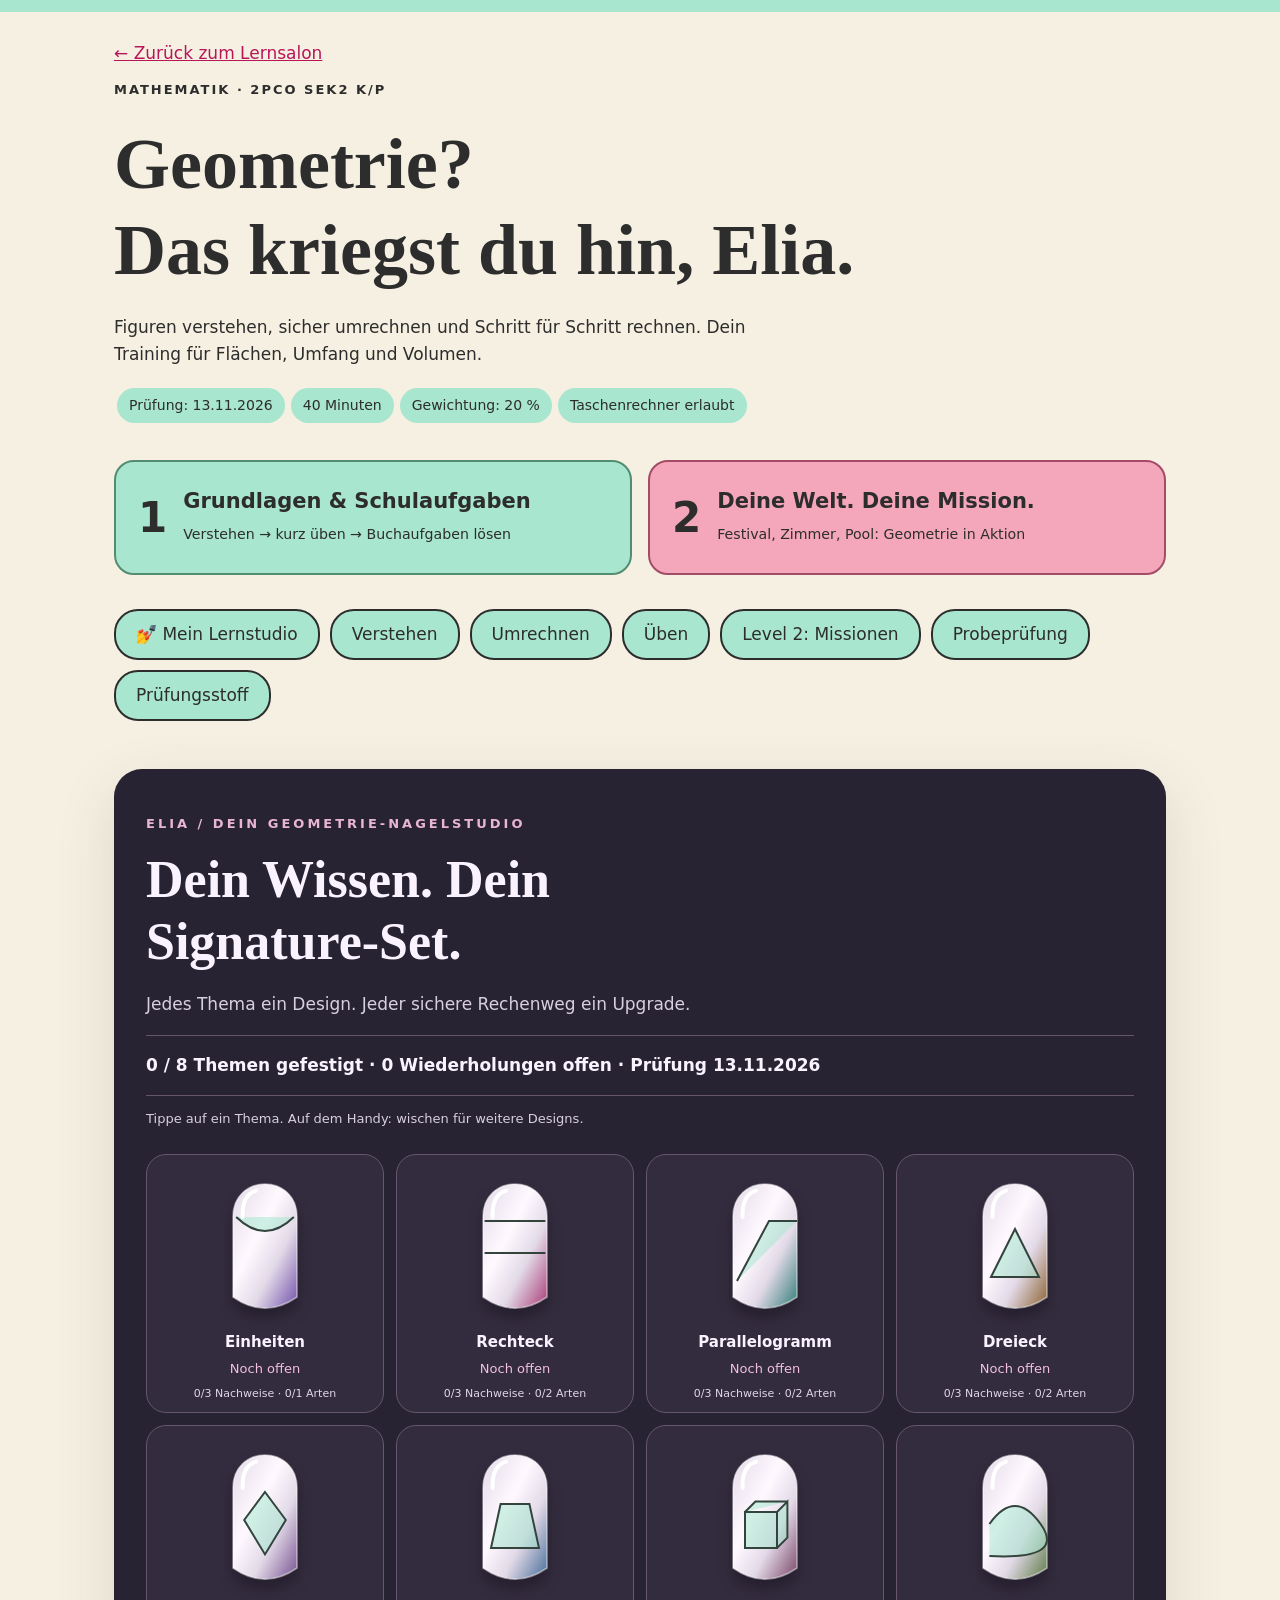
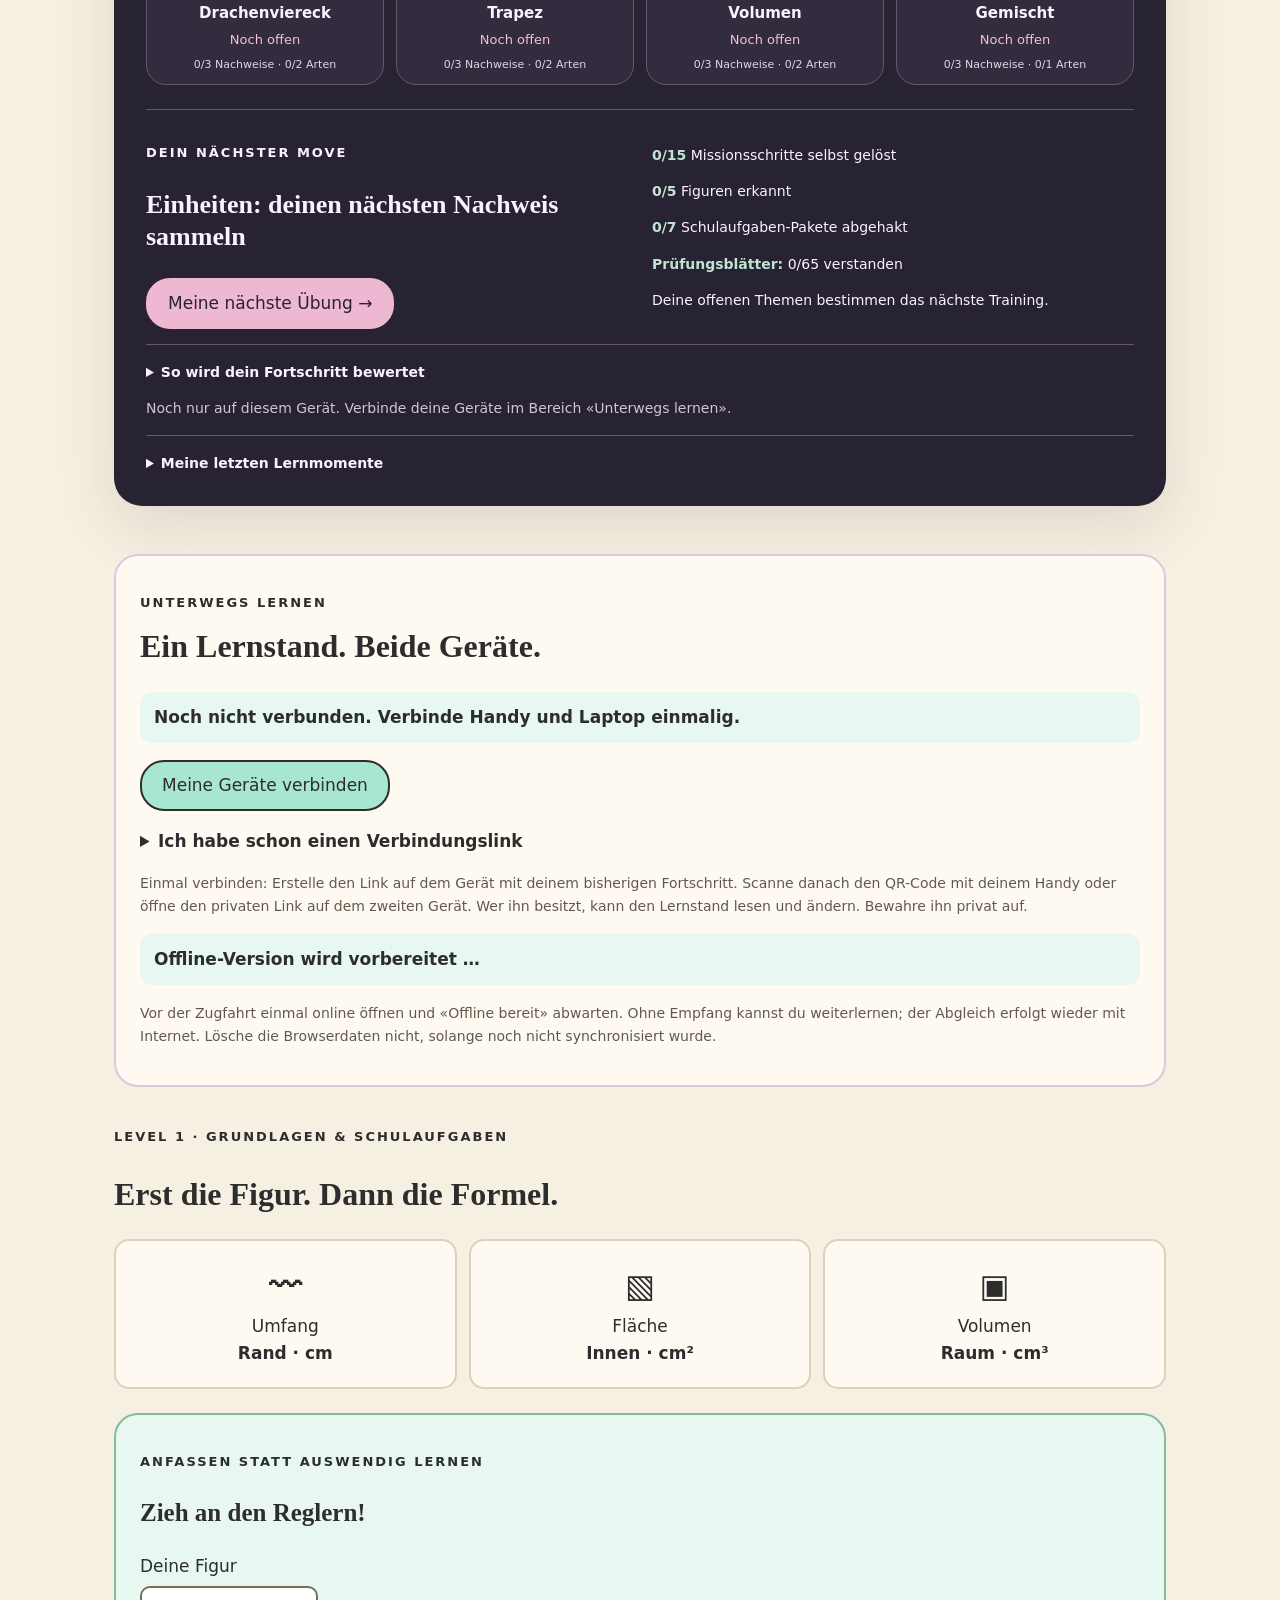
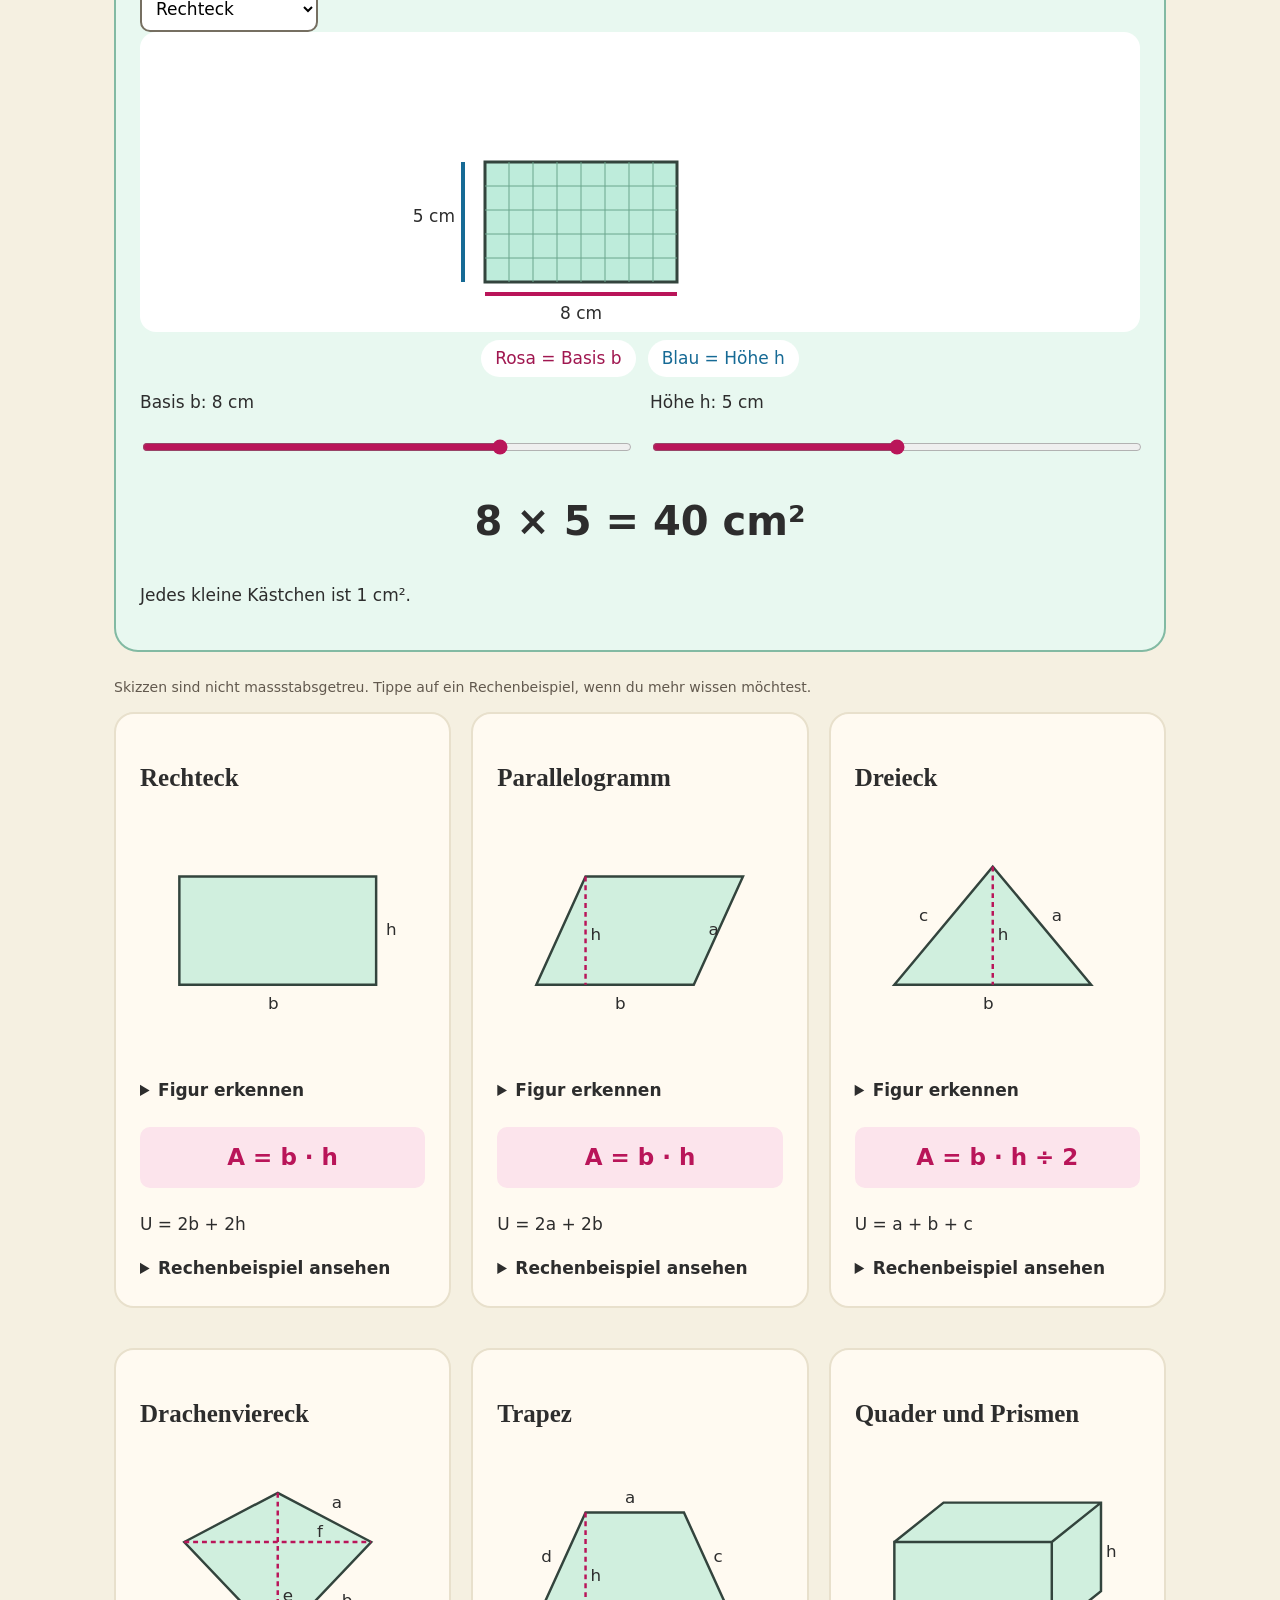
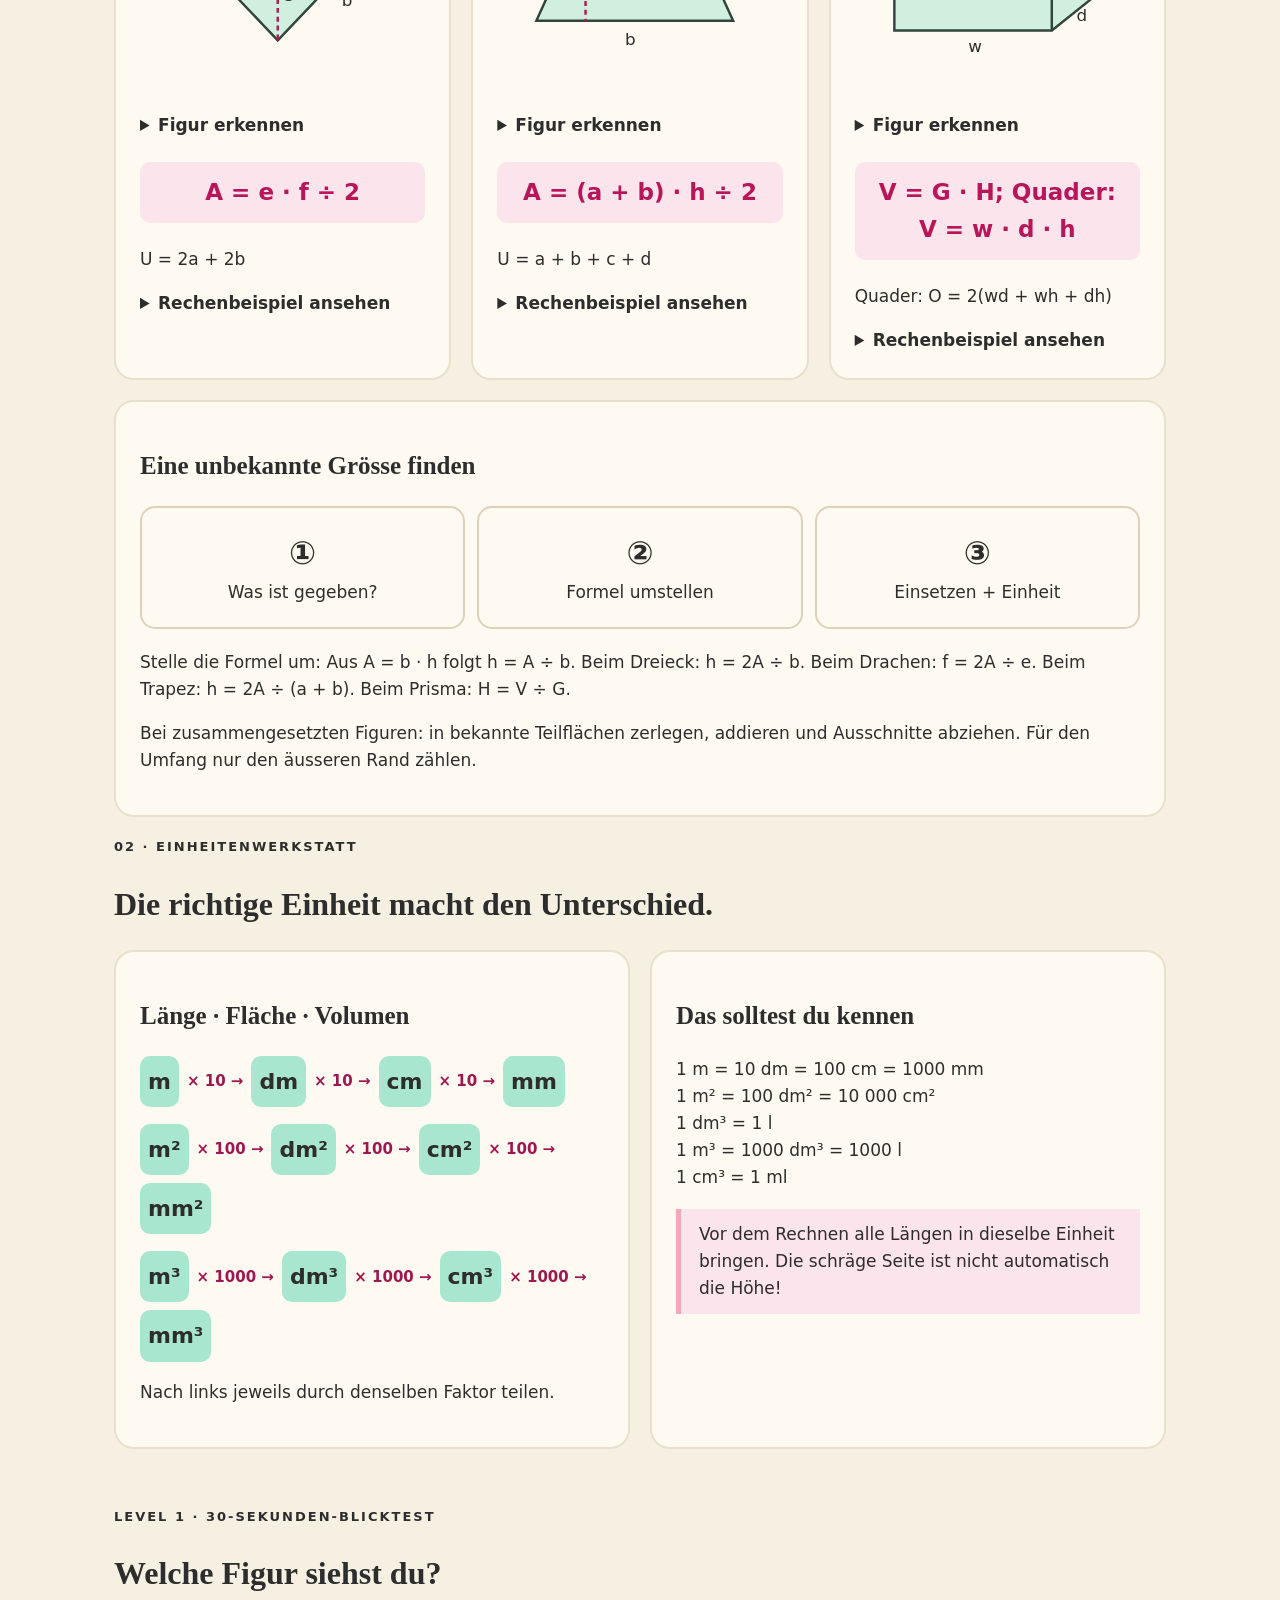
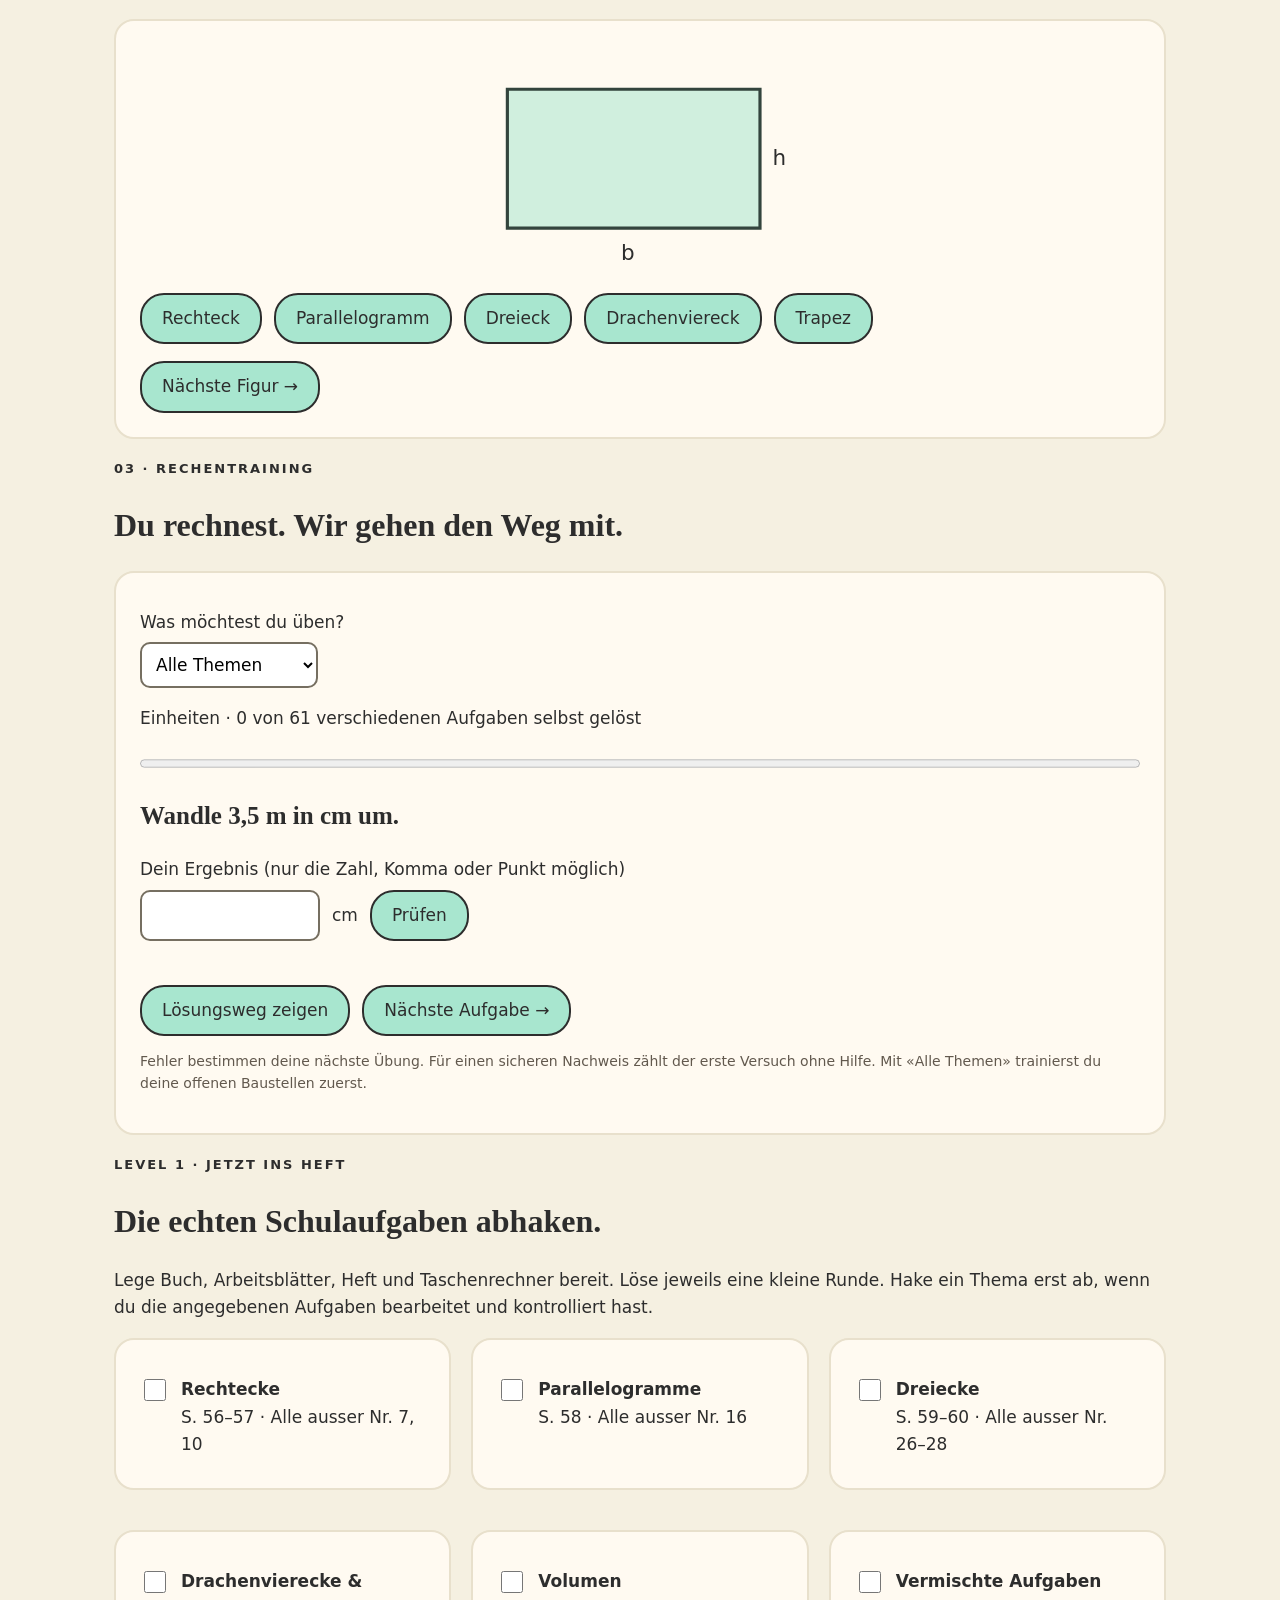
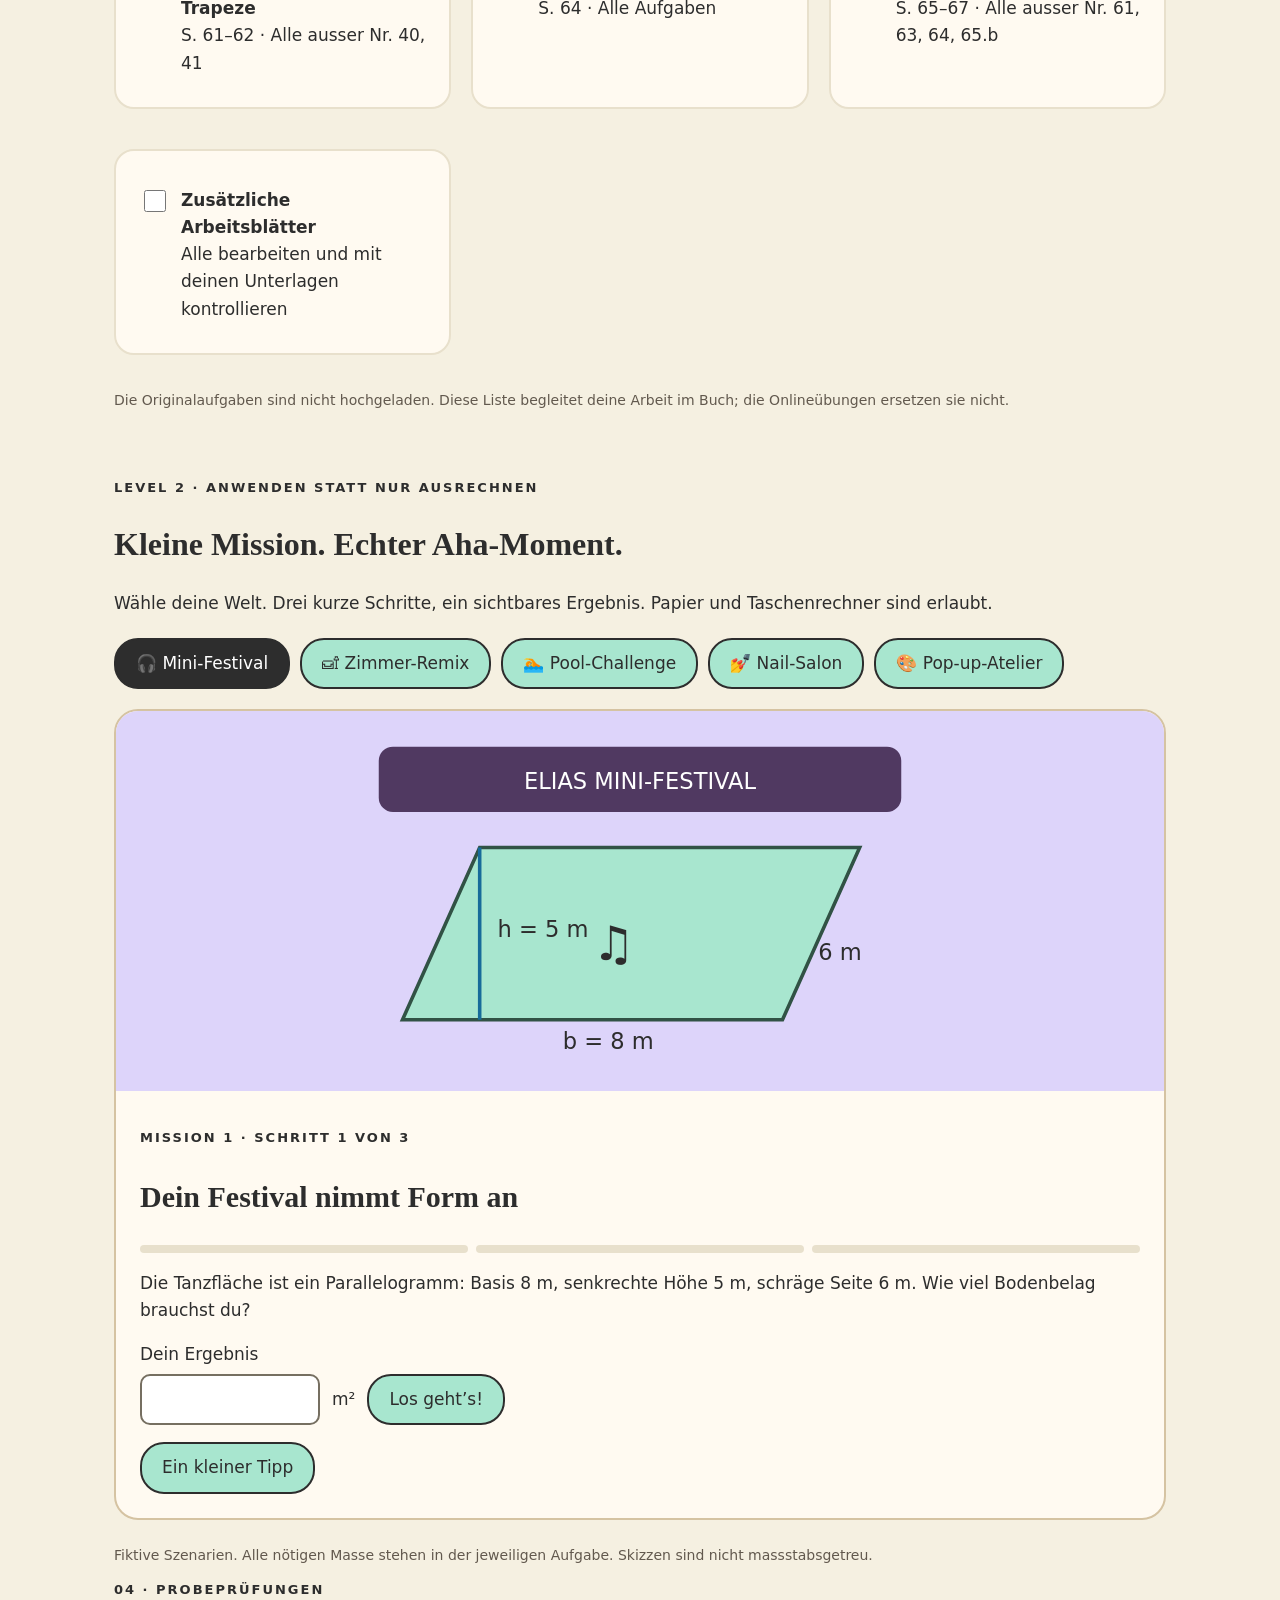
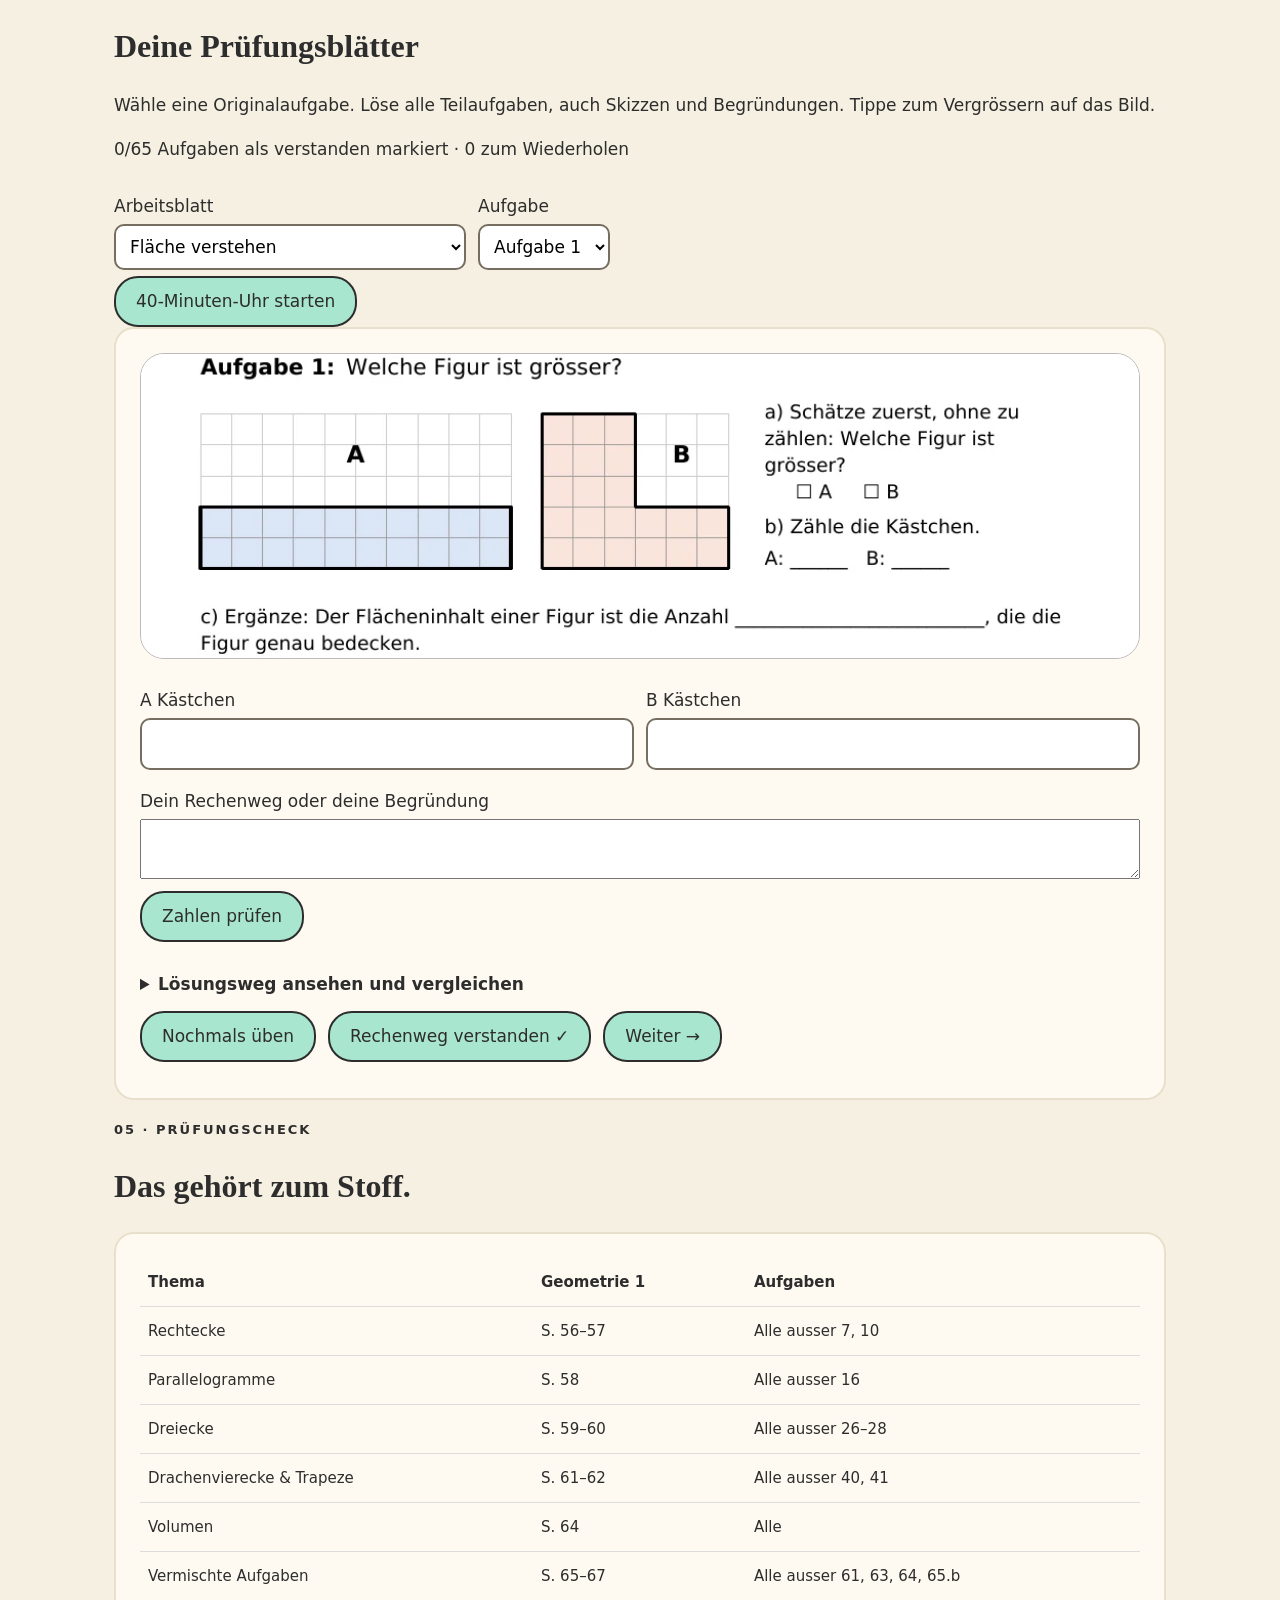
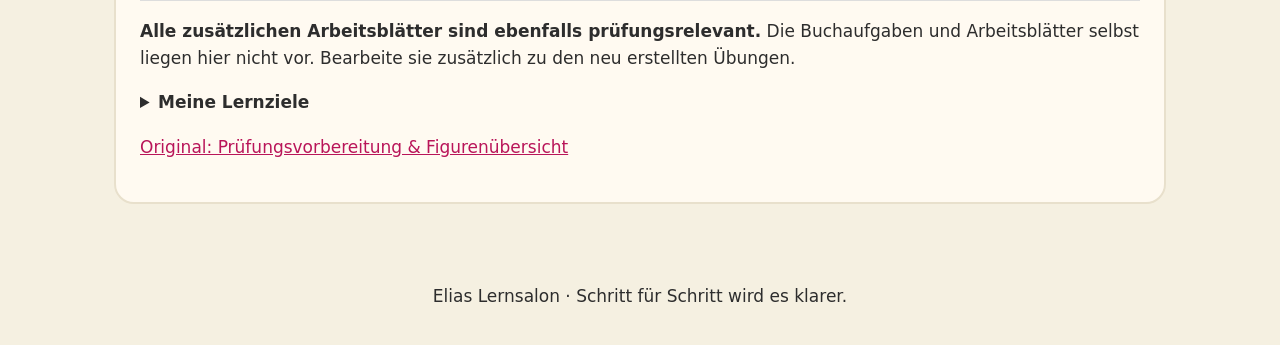
<file: geometry-exam.html>
<!doctype html><html lang="de"><head><meta charset="utf-8"><meta name="viewport" content="width=device-width,initial-scale=1,viewport-fit=cover"><meta name="theme-color" content="#282332"><meta name="referrer" content="no-referrer"><link rel="manifest" href="study.webmanifest"><link rel="icon" href="study-icon.svg" type="image/svg+xml"><title>Geometrie · Elias Lernsalon</title><style>
:root{--mint:#a8e6cf;--pink:#f4a7bb;--hot:#b91559;--cream:#f5f0e1;--ink:#2d2d2d}*{box-sizing:border-box}body{margin:0;background:var(--cream);color:var(--ink);font:17px/1.6 system-ui,sans-serif;border-top:12px solid var(--mint)}main,header,nav{max-width:1100px;margin:auto;padding:24px}a{color:var(--hot)}h1,h2,h3{font-family:Georgia,serif;line-height:1.2}h1{font-size:clamp(38px,7vw,72px);margin:20px 0}h2{font-size:32px}h3{font-size:25px}header{padding-top:28px}.eyebrow{letter-spacing:2px;text-transform:uppercase;font-weight:700;font-size:13px}.lead{max-width:680px}.badge{display:inline-block;background:var(--mint);padding:6px 12px;border-radius:20px;font-size:14px;margin:3px}.grid{display:grid;grid-template-columns:repeat(auto-fit,minmax(280px,1fr));gap:20px}.card{background:#fffaf1;border:2px solid #e8e0cc;border-radius:20px;padding:24px;margin-bottom:20px}nav{display:flex;gap:10px;flex-wrap:wrap}button,.navlink{font:inherit;border:2px solid var(--ink);border-radius:24px;padding:10px 20px;background:var(--mint);color:var(--ink);cursor:pointer;text-decoration:none}button:hover,.navlink:hover{background:var(--pink)}button:disabled{opacity:.55;cursor:default}:focus-visible{outline:3px solid var(--hot);outline-offset:4px}.formula{font-size:23px;font-weight:700;color:var(--hot)}svg{width:100%;height:190px}svg path{fill:#a8e6cf88;stroke:#33443d;stroke-width:2.5}svg .dash{fill:none;stroke:var(--hot);stroke-dasharray:5 4}svg text{font-size:17px;fill:var(--ink)}details{margin-top:15px}summary{cursor:pointer;font-weight:700}input,select{font:inherit;padding:10px;border:2px solid #766f61;border-radius:10px;max-width:100%;background:white}input{width:180px}label{display:block;margin:12px 0 6px}.notice{border-left:5px solid var(--pink);padding:12px 18px;background:#fce4ec}.feedback{min-height:30px;margin-top:14px}.ok{color:#17623e}.bad{color:#a01739}.row{display:flex;gap:12px;align-items:center;flex-wrap:wrap}table{width:100%;border-collapse:collapse;font-size:15px}td,th{text-align:left;padding:12px 8px;border-bottom:1px solid #ddd;vertical-align:top}.scroll{overflow:auto}[hidden]{display:none!important}.muted{color:#62594e;font-size:14px}progress{width:100%;accent-color:#257451}footer{padding:35px 24px;text-align:center}@media(max-width:500px){main,header,nav{padding:16px}.card{padding:18px}h2{font-size:27px}}@media print{nav,button,#training,#exam{display:none}body{border:0}.card{break-inside:avoid}}

.shape-lab{background:#e8f8f0;border:2px solid #82baa3;border-radius:24px;padding:24px;margin:24px 0}.shape-lab svg{height:300px;background:white;border-radius:16px}.lab-controls{display:grid;grid-template-columns:1fr 1fr;gap:20px}.lab-controls input{width:100%;accent-color:#b91559}.big-equation{text-align:center;font-size:clamp(24px,5vw,40px);font-weight:800;padding:12px}.visual-key{display:flex;gap:12px;flex-wrap:wrap;justify-content:center}.visual-key span{border-radius:20px;padding:5px 14px;background:white}.visual-key .base{color:#a01750}.visual-key .height{color:#166a95}.step-strip{display:grid;grid-template-columns:repeat(3,1fr);gap:12px;margin:20px 0}.step-strip div{text-align:center;border:2px solid #ddd1ba;border-radius:15px;padding:20px 8px;background:#fffaf1}.step-strip b{display:block;font-size:32px}.card>svg{height:235px}.card .formula{padding:12px;background:#fce4ec;border-radius:10px;text-align:center}.practice-sketch{max-width:480px;margin:12px auto}.practice-sketch svg{height:200px}.unit-stair{display:flex;align-items:center;gap:8px;flex-wrap:wrap;font-weight:700;font-size:22px}.unit-stair span{background:#a8e6cf;padding:8px;border-radius:10px}.unit-stair small{color:#a01750;font-size:15px}@media(max-width:500px){.shape-lab{padding:15px}.lab-controls{grid-template-columns:1fr}.step-strip div{padding:12px 5px}.step-strip{font-size:14px}}

.level-chooser{max-width:1100px;margin:10px auto;padding:0 24px;display:grid;grid-template-columns:1fr 1fr;gap:16px}.level-choice{display:flex;align-items:center;gap:16px;padding:22px;background:#a8e6cf;border:2px solid #548c73;border-radius:20px;color:#2d2d2d;text-decoration:none}.level-choice.adventure{background:#f4a7bb;border-color:#a44c67}.level-choice strong{font-size:21px;line-height:1.3;display:block}.level-choice small{display:block;margin-top:8px}.level-number{font-size:42px;font-weight:900}.mission-picker{display:flex;flex-wrap:wrap;gap:10px;margin:20px 0}.mission-picker button[aria-pressed="true"]{background:#2d2d2d;color:white}.mission-stage{border:2px solid #d5c3a2;border-radius:24px;overflow:hidden;background:#fffaf1;margin-bottom:24px}.mission-stage svg{height:auto;max-height:380px;display:block}.mission-body{padding:24px}.mission-stage svg text{font-size:19px}.mission-dots{display:flex;gap:8px;margin:14px 0}.mission-dots span{flex:1;background:#e8e0cc;height:8px;border-radius:10px}.mission-dots span.done{background:#267553}.assignment label{display:flex;align-items:flex-start;gap:12px}.assignment input{width:22px;height:22px;flex-shrink:0;accent-color:#216c49}.assignment b{display:block}#recognition-art svg{height:240px}#missions{scroll-margin-top:20px;padding-top:40px}#recognition{padding-top:25px}.mission-body h3{font-size:30px}@media(max-width:700px){.level-chooser{grid-template-columns:1fr;padding:0 16px}.mission-body{padding:18px}}
.blatt-zoom{display:block;width:100%;padding:0;background:white;border:1px solid #bbb;cursor:zoom-in;overflow:hidden}.blatt-zoom img{display:block;width:100%;height:auto}.blatt-felder{display:grid;grid-template-columns:repeat(auto-fit,minmax(min(100%,155px),1fr));gap:12px;margin:16px 0}#exam label{display:grid;gap:4px}#exam textarea,#exam input,#exam select{width:100%;max-width:100%;font:inherit}#exam [aria-invalid=true]{outline:3px solid #b91559}#blatt-dialog{max-width:96vw;max-height:92vh;padding:12px}#blatt-dialog div{overflow:auto;max-height:70vh}#blatt-dialog img{display:block;width:max(900px,80vw);max-width:none}#blatt-inhalt>*{margin-bottom:12px}#exam .row{flex-wrap:wrap}#blatt-inhalt details{overflow:hidden}</style><link rel="stylesheet" href="salon-progress.css"></head><body><header><a href="index.html">← Zurück zum Lernsalon</a><p class="eyebrow">Mathematik · 2PCO SEK2 K/P</p><h1>Geometrie?<br>Das kriegst du hin, Elia.</h1><p class="lead">Figuren verstehen, sicher umrechnen und Schritt für Schritt rechnen. Dein Training für Flächen, Umfang und Volumen.</p><span class="badge">Prüfung: 13.11.2026</span><span class="badge">40 Minuten</span><span class="badge">Gewichtung: 20 %</span><span class="badge">Taschenrechner erlaubt</span></header><div class="level-chooser"><a href="#wissen" class="level-choice"><span class="level-number">1</span><div><strong>Grundlagen &amp; Schulaufgaben</strong><small>Verstehen → kurz üben → Buchaufgaben lösen</small></div></a><a href="#missions" class="level-choice adventure"><span class="level-number">2</span><div><strong>Deine Welt. Deine Mission.</strong><small>Festival, Zimmer, Pool: Geometrie in Aktion</small></div></a></div><nav aria-label="Lernbereiche"><a class="navlink" href="#dashboard">💅 Mein Lernstudio</a><a class="navlink" href="#wissen">Verstehen</a><a class="navlink" href="#einheiten">Umrechnen</a><a class="navlink" href="#training">Üben</a><a class="navlink" href="#missions">Level 2: Missionen</a><a class="navlink" href="#exam">Probeprüfung</a><a class="navlink" href="#stoff">Prüfungsstoff</a></nav><main><section id="dashboard" class="salon-dashboard"><div class="salon-heading"><p class="eyebrow">ELIA / DEIN GEOMETRIE-NAGELSTUDIO</p><h2>Dein Wissen. Dein Signature-Set.</h2><p>Jedes Thema ein Design. Jeder sichere Rechenweg ein Upgrade.</p></div><div id="readiness" class="readiness" aria-live="polite"></div><p class="swipe-note">Tippe auf ein Thema. Auf dem Handy: wischen für weitere Designs.</p><div id="nail-palette" class="nail-palette"></div><div class="salon-bottom"><div><p class="eyebrow">Dein nächster Move</p><h3 id="next-move"></h3><button id="smart-start">Meine nächste Übung →</button></div><div id="evidence"></div></div><details><summary>So wird dein Fortschritt bewertet</summary><p>Ein Thema ist «gefestigt», wenn du mindestens drei verschiedene Rechenaufgaben beim ersten Versuch ohne Hilfe löst – bei Figuren und Volumen aus mindestens zwei Aufgabenarten und keine passende Wiederholung mehr offen ist. Wiederholtes Klicken, nachgeschlagene Lösungen und korrigierte Antworten erhöhen diesen Nachweis nicht. Missionen und Figurenerkennung werden separat erfasst.</p><p>Die Anzeige ist eine Lernhilfe, keine Notenprognose. Buchaufgaben und zusätzliche Arbeitsblätter bleiben wichtig. Mit einem privaten Verbindungslink wird der Lernstand zwischen deinen Geräten synchronisiert. Ohne Verbindung bleibt er lokal.</p></details><p id="storage-status" class="muted"></p><details><summary>Meine letzten Lernmomente</summary><div id="mistake-history"></div></details></section><section id="sync-panel" class="sync-panel"><p class="eyebrow">Unterwegs lernen</p><h2>Ein Lernstand. Beide Geräte.</h2><p id="sync-status" role="status">Lernstand wird geladen …</p><div class="row"><button id="sync-resume" hidden>Hier weitermachen →</button><button id="sync-create">Meine Geräte verbinden</button><button id="sync-qr-toggle" type="button" hidden aria-expanded="false" aria-controls="sync-qr-panel">QR-Code anzeigen</button><button id="sync-share" hidden>Privaten Link kopieren</button><button id="sync-now" hidden>Jetzt abgleichen</button></div><section id="sync-qr-panel" class="pairing-qr" hidden aria-labelledby="sync-qr-title"><h3 id="sync-qr-title">Mit dem Handy scannen</h3><div id="pairing-qr-image" role="img" aria-label="Privater QR-Code zum Verbinden deiner Geräte"></div><p>Öffne die Kamera auf deinem Handy, richte sie auf den Code und tippe auf den angezeigten Link. Dein Lernstand wird automatisch verbunden.</p><p class="muted">Dieser Code ist dein privater Zugang zum Lernstand. Nur auf deinen eigenen Geräten verwenden.</p></section><p id="sync-link-note" role="status"></p><label for="sync-copy-fallback" class="sr-only">Privater Verbindungslink</label><textarea id="sync-copy-fallback" rows="3" readonly hidden></textarea><form id="sync-join-form"><details><summary>Ich habe schon einen Verbindungslink</summary><label for="sync-link-input">Privaten Link vom anderen Gerät einfügen</label><input id="sync-link-input" type="text" autocomplete="off" autocapitalize="off" spellcheck="false"><button>Mit diesem Lernstand verbinden</button></details></form><p id="sync-input-error" role="alert"></p><p class="muted">Einmal verbinden: Erstelle den Link auf dem Gerät mit deinem bisherigen Fortschritt. Scanne danach den QR-Code mit deinem Handy oder öffne den privaten Link auf dem zweiten Gerät. Wer ihn besitzt, kann den Lernstand lesen und ändern. Bewahre ihn privat auf.</p><p id="offline-status" role="status">Offline-Version wird vorbereitet …</p><p class="muted">Vor der Zugfahrt einmal online öffnen und «Offline bereit» abwarten. Ohne Empfang kannst du weiterlernen; der Abgleich erfolgt wieder mit Internet. Lösche die Browserdaten nicht, solange noch nicht synchronisiert wurde.</p></section><section id="wissen"><p class="eyebrow">Level 1 · Grundlagen &amp; Schulaufgaben</p><h2>Erst die Figur. Dann die Formel.</h2><div class="step-strip"><div><b>〰</b>Umfang<br><strong>Rand · cm</strong></div><div><b>▧</b>Fläche<br><strong>Innen · cm²</strong></div><div><b>▣</b>Volumen<br><strong>Raum · cm³</strong></div></div><div class="shape-lab"><p class="eyebrow">Anfassen statt auswendig lernen</p><h3>Zieh an den Reglern!</h3><label for="lab-shape">Deine Figur</label><select id="lab-shape"><option value="rectangle">Rechteck</option><option value="triangle">Dreieck</option><option value="parallelogram">Parallelogramm</option><option value="trapezoid">Trapez</option><option value="kite">Drachenviereck</option><option value="prism">Dreiecksprisma</option></select><svg id="lab-svg" viewBox="0 0 440 300" role="img" aria-label="Veränderbare geometrische Figur"></svg><div class="visual-key"><span class="base" id="base-key">Rosa = Basis b</span><span class="height" id="height-key">Blau = senkrechte Höhe h</span></div><div class="lab-controls"><div><label id="base-label" for="lab-base">Basis b: 8 cm</label><input id="lab-base" type="range" min="2" max="10" value="8"></div><div><label id="height-label" for="lab-height">Höhe h: 5 cm</label><input id="lab-height" type="range" min="2" max="8" value="5"></div></div><div id="lab-equation" class="big-equation" aria-live="polite"></div><p id="lab-tip"></p></div><p class="muted">Skizzen sind nicht massstabsgetreu. Tippe auf ein Rechenbeispiel, wenn du mehr wissen möchtest.</p><div class="grid"><article class="card"><h3>Rechteck</h3><svg viewBox="0 0 290 190" role="img" aria-label="Beschriftete Skizze: Rechteck"><path d="M40 35H240V145H40Z"/><text x="130" y="170">b</text><text x="250" y="95">h</text></svg><details><summary>Figur erkennen</summary><p>Vier rechte Winkel; gegenüberliegende Seiten sind gleich lang und parallel.</p></details><p class="formula">A = b · h</p><p>U = 2b + 2h</p><details><summary>Rechenbeispiel ansehen</summary><p>b = 8 cm, h = 5 cm → A = 40 cm²; U = 26 cm.</p></details></article><article class="card"><h3>Parallelogramm</h3><svg viewBox="0 0 290 190" role="img" aria-label="Beschriftete Skizze: Parallelogramm"><path d="M40 145L90 35H250L200 145Z"/><path d="M90 35V145" class="dash"/><text x="95" y="100">h</text><text x="215" y="95">a</text><text x="120" y="170">b</text></svg><details><summary>Figur erkennen</summary><p>Gegenüberliegende Seiten sind parallel und gleich lang; gegenüberliegende Winkel sind gleich. Die Höhe steht senkrecht auf der Basis.</p></details><p class="formula">A = b · h</p><p>U = 2a + 2b</p><details><summary>Rechenbeispiel ansehen</summary><p>b = 8 cm, h = 3 cm, a = 5 cm → A = 24 cm²; U = 26 cm.</p></details></article><article class="card"><h3>Dreieck</h3><svg viewBox="0 0 290 190" role="img" aria-label="Beschriftete Skizze: Dreieck"><path d="M40 145L140 25L240 145Z"/><path d="M140 25V145" class="dash"/><text x="145" y="100">h</text><text x="200" y="80">a</text><text x="65" y="80">c</text><text x="130" y="170">b</text></svg><details><summary>Figur erkennen</summary><p>Drei Seiten; die Winkelsumme beträgt 180°. Zur Basis b gehört die senkrechte Höhe h.</p></details><p class="formula">A = b · h ÷ 2</p><p>U = a + b + c</p><details><summary>Rechenbeispiel ansehen</summary><p>b = 6 cm, h = 4 cm, a = c = 5 cm → A = 12 cm²; U = 16 cm.</p></details></article><article class="card"><h3>Drachenviereck</h3><svg viewBox="0 0 290 190" role="img" aria-label="Beschriftete Skizze: Drachenviereck"><path d="M140 15L235 65L140 165L45 65Z"/><path d="M140 15V165M45 65H235" class="dash"/><text x="145" y="125">e</text><text x="180" y="60">f</text><text x="195" y="30">a</text><text x="205" y="130">b</text></svg><details><summary>Figur erkennen</summary><p>Zwei Paare gleich langer benachbarter Seiten. Die Diagonalen e und f verbinden gegenüberliegende Ecken und stehen senkrecht aufeinander.</p></details><p class="formula">A = e · f ÷ 2</p><p>U = 2a + 2b</p><details><summary>Rechenbeispiel ansehen</summary><p>e = 10 cm, f = 8 cm → A = 40 cm². Für den Umfang brauchst du die Seitenlängen.</p></details></article><article class="card"><h3>Trapez</h3><svg viewBox="0 0 290 190" role="img" aria-label="Beschriftete Skizze: Trapez"><path d="M40 145L90 35H190L240 145Z"/><path d="M90 35V145" class="dash"/><text x="130" y="25">a</text><text x="130" y="170">b</text><text x="95" y="105">h</text><text x="220" y="85">c</text><text x="45" y="85">d</text></svg><details><summary>Figur erkennen</summary><p>Mindestens ein Paar paralleler Seiten: a und b. Die Höhe h ist ihr senkrechter Abstand.</p></details><p class="formula">A = (a + b) · h ÷ 2</p><p>U = a + b + c + d</p><details><summary>Rechenbeispiel ansehen</summary><p>a = 4 cm, b = 10 cm, h = 4 cm, c = d = 5 cm → A = 28 cm²; U = 24 cm.</p></details></article><article class="card"><h3>Quader und Prismen</h3><svg viewBox="0 0 290 190" role="img" aria-label="Beschriftete Skizze: Quader und Prismen"><path d="M40 65H200V155H40ZM40 65L90 25H250V115L200 155M200 65L250 25"/><text x="115" y="177">w</text><text x="255" y="80">h</text><text x="225" y="145">d</text></svg><details><summary>Figur erkennen</summary><p>Beim Prisma bleibt die Grundfläche entlang der Körperhöhe gleich. G ist die Grundfläche, H die Körperhöhe. Beim Quader ist G = w · d.</p></details><p class="formula">V = G · H; Quader: V = w · d · h</p><p>Quader: O = 2(wd + wh + dh)</p><details><summary>Rechenbeispiel ansehen</summary><p>Dreiecksprisma: G = 6 · 4 ÷ 2 = 12 cm²; H = 10 cm → V = 120 cm³.</p></details></article></div><div class="card"><h3>Eine unbekannte Grösse finden</h3><div class="step-strip"><div><b>①</b>Was ist gegeben?</div><div><b>②</b>Formel umstellen</div><div><b>③</b>Einsetzen + Einheit</div></div><p>Stelle die Formel um: Aus A = b · h folgt h = A ÷ b. Beim Dreieck: h = 2A ÷ b. Beim Drachen: f = 2A ÷ e. Beim Trapez: h = 2A ÷ (a + b). Beim Prisma: H = V ÷ G.</p><p>Bei zusammengesetzten Figuren: in bekannte Teilflächen zerlegen, addieren und Ausschnitte abziehen. Für den Umfang nur den äusseren Rand zählen.</p></div></section><section id="einheiten"><p class="eyebrow">02 · Einheitenwerkstatt</p><h2>Die richtige Einheit macht den Unterschied.</h2><div class="grid"><div class="card"><h3>Länge · Fläche · Volumen</h3><p><span class="unit-stair"><span>m</span><small>× 10 →</small><span>dm</span><small>× 10 →</small><span>cm</span><small>× 10 →</small><span>mm</span></span></p><p><span class="unit-stair"><span>m²</span><small>× 100 →</small><span>dm²</span><small>× 100 →</small><span>cm²</span><small>× 100 →</small><span>mm²</span></span></p><p><span class="unit-stair"><span>m³</span><small>× 1000 →</small><span>dm³</span><small>× 1000 →</small><span>cm³</span><small>× 1000 →</small><span>mm³</span></span></p><p>Nach links jeweils durch denselben Faktor teilen.</p></div><div class="card"><h3>Das solltest du kennen</h3><p>1 m = 10 dm = 100 cm = 1000 mm<br>1 m² = 100 dm² = 10 000 cm²<br>1 dm³ = 1 l<br>1 m³ = 1000 dm³ = 1000 l<br>1 cm³ = 1 ml</p><p class="notice">Vor dem Rechnen alle Längen in dieselbe Einheit bringen. Die schräge Seite ist nicht automatisch die Höhe!</p></div></div></section><section id="recognition"><p class="eyebrow">Level 1 · 30-Sekunden-Blicktest</p><h2>Welche Figur siehst du?</h2><div class="card"><div id="recognition-art"></div><div id="recognition-options" class="row"></div><p id="recognition-feedback" role="status"></p><button id="recognition-next">Nächste Figur →</button></div></section><section id="training"><p class="eyebrow">03 · Rechentraining</p><h2>Du rechnest. Wir gehen den Weg mit.</h2><div class="card"><label for="topic">Was möchtest du üben?</label><select id="topic"><option>Alle Themen</option></select><p id="practice-count"></p><progress id="progress" value="0" max="61" aria-label="Richtig gelöste Übungsaufgaben"></progress><div id="practice-sketch" class="practice-sketch"></div><p id="followup-reason" class="notice" hidden></p><h3 id="question"></h3><form id="practice-form"><label for="answer">Dein Ergebnis (nur die Zahl, Komma oder Punkt möglich)</label><div class="row"><input id="answer" inputmode="decimal" autocomplete="off" required><span id="unit"></span><button>Prüfen</button></div></form><div id="feedback" class="feedback" role="status"></div><div class="row"><button id="solution" type="button">Lösungsweg zeigen</button><button id="next" type="button">Nächste Aufgabe →</button></div><p class="muted">Fehler bestimmen deine nächste Übung. Für einen sicheren Nachweis zählt der erste Versuch ohne Hilfe. Mit «Alle Themen» trainierst du deine offenen Baustellen zuerst.</p></div></section><section id="schoolwork"><p class="eyebrow">Level 1 · Jetzt ins Heft</p><h2>Die echten Schulaufgaben abhaken.</h2><p>Lege Buch, Arbeitsblätter, Heft und Taschenrechner bereit. Löse jeweils eine kleine Runde. Hake ein Thema erst ab, wenn du die angegebenen Aufgaben bearbeitet und kontrolliert hast.</p><div id="assignment-list" class="grid"></div><p class="muted">Die Originalaufgaben sind nicht hochgeladen. Diese Liste begleitet deine Arbeit im Buch; die Onlineübungen ersetzen sie nicht.</p></section><section id="missions"><p class="eyebrow">Level 2 · Anwenden statt nur ausrechnen</p><h2>Kleine Mission. Echter Aha-Moment.</h2><p>Wähle deine Welt. Drei kurze Schritte, ein sichtbares Ergebnis. Papier und Taschenrechner sind erlaubt.</p><div id="mission-picker" class="mission-picker"></div><article id="mission-stage" class="mission-stage"><div id="mission-art"></div><div class="mission-body"><p id="mission-counter" class="eyebrow"></p><h3 id="mission-title"></h3><div class="mission-dots" id="mission-dots"></div><p id="mission-story"></p><form id="mission-form"><label for="mission-answer" id="mission-label">Dein Ergebnis</label><div class="row"><input id="mission-answer" inputmode="decimal" required autocomplete="off"><span id="mission-unit"></span><button>Los geht’s!</button></div></form><p id="mission-feedback" role="status"></p><div class="row"><button id="mission-hint" type="button">Ein kleiner Tipp</button><button id="mission-next" type="button" hidden>Weiter →</button></div></div></article><p class="muted">Fiktive Szenarien. Alle nötigen Masse stehen in der jeweiligen Aufgabe. Skizzen sind nicht massstabsgetreu.</p></section><section id="exam"><p class="eyebrow">04 · Probeprüfungen</p><h2>Deine Prüfungsblätter</h2><p>Wähle eine Originalaufgabe. Löse alle Teilaufgaben, auch Skizzen und Begründungen. Tippe zum Vergrössern auf das Bild.</p><p id="blatt-stand"></p><div class="row"><label>Arbeitsblatt <select id="blatt"></select></label><label>Aufgabe <select id="aufgabe"></select></label></div><div class="row"><button id="blatt-review" hidden>Offene Fehler wiederholen</button><button id="blatt-zeit">40-Minuten-Uhr starten</button><span id="blatt-uhr"></span></div><article id="blatt-inhalt" class="card"></article><dialog id="blatt-dialog"><button>Schliessen</button><div></div></dialog></section><section id="stoff"><p class="eyebrow">05 · Prüfungscheck</p><h2>Das gehört zum Stoff.</h2><div class="card scroll"><table><thead><tr><th>Thema</th><th>Geometrie 1</th><th>Aufgaben</th></tr></thead><tbody><tr><td>Rechtecke</td><td>S. 56–57</td><td>Alle ausser 7, 10</td></tr><tr><td>Parallelogramme</td><td>S. 58</td><td>Alle ausser 16</td></tr><tr><td>Dreiecke</td><td>S. 59–60</td><td>Alle ausser 26–28</td></tr><tr><td>Drachenvierecke &amp; Trapeze</td><td>S. 61–62</td><td>Alle ausser 40, 41</td></tr><tr><td>Volumen</td><td>S. 64</td><td>Alle</td></tr><tr><td>Vermischte Aufgaben</td><td>S. 65–67</td><td>Alle ausser 61, 63, 64, 65.b</td></tr></tbody></table><p><b>Alle zusätzlichen Arbeitsblätter sind ebenfalls prüfungsrelevant.</b> Die Buchaufgaben und Arbeitsblätter selbst liegen hier nicht vor. Bearbeite sie zusätzlich zu den neu erstellten Übungen.</p><details><summary>Meine Lernziele</summary><ul><li>Ich kann Masseinheiten umformen und mit ihnen rechnen.</li><li>Ich erkenne Rechtecke, Parallelogramme, Dreiecke, Drachenvierecke und Trapeze und berechne ihre Flächen und Umfänge.</li><li>Ich berechne Volumen von Körpern mit diesen Grundflächen.</li><li>Ich stelle Formeln um und löse gemischte Aufgaben mit den bekannten Grössen.</li></ul></details><p><a href="https://docs.google.com/document/d/1lFxw1aosUZIf9WR4JxPTtJkQCBI3TV54hHu2ykz9pg0/edit">Original: Prüfungsvorbereitung &amp; Figurenübersicht</a></p></div></section></main><footer>Elias Lernsalon · Schritt für Schritt wird es klarer.</footer><script>
const questions=[["Einheiten", "Wandle 3,5 m in cm um.", 350, "cm", "1 m = 100 cm. Also 3,5 · 100 = 350 cm.", "units"], ["Einheiten", "Wandle 2,4 m² in dm² um.", 240, "dm²", "Bei Flächeneinheiten gilt pro Stufe · 100: 2,4 · 100 = 240 dm².", "units"], ["Einheiten", "Wandle 4500 cm² in m² um.", 0.45, "m²", "1 m² = 10 000 cm²: 4500 ÷ 10 000 = 0,45 m².", "units"], ["Einheiten", "Wandle 0,75 m³ in Liter um.", 750, "l", "1 m³ = 1000 l: 0,75 · 1000 = 750 l.", "units"], ["Einheiten", "Wandle 250 ml in dm³ um.", 0.25, "dm³", "1000 ml = 1 l = 1 dm³: 250 ÷ 1000 = 0,25 dm³.", "units"], ["Rechteck", "Ein Rechteck ist 8 cm breit und 5 cm hoch. Berechne A.", 40, "cm²", "A = b · h = 8 · 5 = 40 cm².", "area"], ["Rechteck", "Ein Rechteck hat b = 8 cm und h = 5 cm. Berechne U.", 26, "cm", "U = 2 · 8 + 2 · 5 = 26 cm.", "perimeter"], ["Rechteck", "Ein Rechteck hat A = 54 cm² und b = 9 cm. Berechne h.", 6, "cm", "h = A ÷ b = 54 ÷ 9 = 6 cm.", "inverse"], ["Parallelogramm", "b = 9 cm, h = 4 cm, schräge Seite a = 5 cm. Berechne A.", 36, "cm²", "A = b · h = 9 · 4 = 36 cm². Die schräge Seite ist nicht die Höhe.", "area"], ["Parallelogramm", "Ein Parallelogramm hat a = 5 cm und b = 9 cm. Berechne U.", 28, "cm", "U = 2a + 2b = 10 + 18 = 28 cm.", "perimeter"], ["Parallelogramm", "A = 42 cm² und b = 7 cm. Berechne h.", 6, "cm", "h = A ÷ b = 42 ÷ 7 = 6 cm.", "inverse"], ["Dreieck", "Ein Dreieck hat b = 12 cm und h = 5 cm. Berechne A.", 30, "cm²", "A = b · h ÷ 2 = 12 · 5 ÷ 2 = 30 cm².", "area"], ["Dreieck", "Ein Dreieck hat A = 24 cm² und b = 8 cm. Berechne h.", 6, "cm", "h = 2A ÷ b = 48 ÷ 8 = 6 cm.", "inverse"], ["Dreieck", "Die Seiten eines Dreiecks sind 5 cm, 5 cm und 6 cm. Berechne U.", 16, "cm", "U = 5 + 5 + 6 = 16 cm.", "perimeter"], ["Drachenviereck", "Die Diagonalen sind e = 12 cm und f = 7 cm. Berechne A.", 42, "cm²", "A = e · f ÷ 2 = 12 · 7 ÷ 2 = 42 cm².", "area"], ["Drachenviereck", "A = 45 cm² und e = 10 cm. Berechne f.", 9, "cm", "f = 2A ÷ e = 90 ÷ 10 = 9 cm.", "inverse"], ["Drachenviereck", "Die benachbarten Seitenpaare sind je 4 cm und je 7 cm lang. Berechne U.", 22, "cm", "U = 2 · 4 + 2 · 7 = 22 cm.", "perimeter"], ["Trapez", "Die parallelen Seiten sind a = 4 cm und b = 10 cm, h = 4 cm. Berechne A.", 28, "cm²", "A = (a + b) · h ÷ 2 = 14 · 4 ÷ 2 = 28 cm².", "area"], ["Trapez", "A = 36 cm², a = 5 cm, b = 7 cm. Berechne h.", 6, "cm", "h = 2A ÷ (a + b) = 72 ÷ 12 = 6 cm.", "inverse"], ["Trapez", "a = 4 cm, b = 10 cm, c = d = 5 cm. Berechne U.", 24, "cm", "U = 4 + 10 + 5 + 5 = 24 cm.", "perimeter"], ["Volumen", "Ein Quader hat w = 8 cm, d = 5 cm, h = 3 cm. Berechne V.", 120, "cm³", "V = w · d · h = 8 · 5 · 3 = 120 cm³.", "volume"], ["Volumen", "Ein Dreiecksprisma hat b = 6 cm, Dreieckshöhe 4 cm und Körperhöhe 10 cm. Berechne V.", 120, "cm³", "G = 6 · 4 ÷ 2 = 12 cm². V = G · H = 12 · 10 = 120 cm³.", "volume"], ["Volumen", "Ein Prisma mit trapezförmiger Grundfläche hat a = 4 cm, b = 8 cm, h = 3 cm und Körperhöhe 5 cm. Berechne V.", 90, "cm³", "G = (4 + 8) · 3 ÷ 2 = 18 cm²; V = 18 · 5 = 90 cm³.", "volume"], ["Volumen", "Ein Prisma hat V = 240 cm³ und G = 30 cm². Berechne die Körperhöhe H.", 8, "cm", "H = V ÷ G = 240 ÷ 30 = 8 cm.", "inverse"], ["Gemischt", "Ein Rechteck ist 2 m lang und 50 cm breit. Berechne A in m².", 1, "m²", "Zuerst 50 cm = 0,5 m. A = 2 · 0,5 = 1 m².", "mixed"], ["Gemischt", "Aus einer rechteckigen Platte (12 cm × 8 cm) wird ein Rechteck (4 cm × 3 cm) entfernt. Welche Fläche bleibt?", 84, "cm²", "Grosse Fläche minus Ausschnitt: 12 · 8 − 4 · 3 = 96 − 12 = 84 cm².", "mixed"], ["Gemischt", "Ein Aquarium ist innen 40 cm lang und 25 cm breit. Das Wasser steht 30 cm hoch. Wie viele Liter enthält es?", 30, "l", "V = 40 · 25 · 30 = 30 000 cm³ = 30 l.", "mixed"], ["Volumen", "Ein Quader hat w = 4 cm, d = 3 cm und h = 2 cm. Berechne die Oberfläche O.", 52, "cm²", "O = 2(4 · 3 + 4 · 2 + 3 · 2) = 2 · 26 = 52 cm².", "surface"], ["Rechteck", "Ein Rechteck hat U = 30 cm und b = 9 cm. Berechne h.", 6, "cm", "U ÷ 2 = b + h. Also h = 15 − 9 = 6 cm.", "inverse"], ["Parallelogramm", "A = 48 cm² und h = 6 cm. Berechne b.", 8, "cm", "b = A ÷ h = 48 ÷ 6 = 8 cm.", "inverse"], ["Dreieck", "A = 35 cm² und h = 7 cm. Berechne b.", 10, "cm", "b = 2A ÷ h = 70 ÷ 7 = 10 cm.", "inverse"], ["Trapez", "A = 30 cm², h = 5 cm, a = 4 cm. Berechne die andere parallele Seite b.", 8, "cm", "a + b = 2A ÷ h = 60 ÷ 5 = 12 cm. b = 12 − 4 = 8 cm.", "inverse"], ["Drachenviereck", "U = 30 cm und a = 6 cm. Berechne die andere Seitenlänge b.", 9, "cm", "b = U ÷ 2 − a = 15 − 6 = 9 cm.", "inverse"], ["Volumen", "Ein Prisma hat eine Parallelogramm-Grundfläche: b = 8 cm, h = 3 cm. Die Körperhöhe ist H = 7 cm. Berechne V.", 168, "cm³", "G = 8 · 3 = 24 cm². V = 24 · 7 = 168 cm³.", "volume"], ["Volumen", "Ein Prisma hat eine Drachen-Grundfläche: e = 10 cm, f = 6 cm. Die Körperhöhe ist H = 4 cm. Berechne V.", 120, "cm³", "G = 10 · 6 ÷ 2 = 30 cm². V = 30 · 4 = 120 cm³.", "volume"], ["Volumen", "Ein Quader hat V = 360 cm³, w = 9 cm und d = 5 cm. Berechne h.", 8, "cm", "h = V ÷ (w · d) = 360 ÷ 45 = 8 cm.", "inverse"], ["Einheiten", "Wandle 0,08 dm³ in cm³ um.", 80, "cm³", "Pro Stufe × 1000: 0,08 · 1000 = 80 cm³.", "units"], ["Einheiten", "Addiere 1,2 l und 350 ml. Gib das Ergebnis in Litern an.", 1.55, "l", "350 ml = 0,35 l. 1,2 + 0,35 = 1,55 l.", "units"], ["Einheiten", "Addiere 2 m² und 3500 cm². Gib das Ergebnis in m² an.", 2.35, "m²", "3500 cm² = 0,35 m². 2 + 0,35 = 2,35 m².", "units"], ["Gemischt", "Eine L-Form entsteht aus einem Rechteck 8 cm × 6 cm, indem oben rechts ein Rechteck 3 cm × 2 cm herausgeschnitten wird. Berechne den Umfang.", 28, "cm", "Die beiden wegfallenden Randstücke werden durch gleich lange innere Randstücke ersetzt. U = 2 · 8 + 2 · 6 = 28 cm.", "mixed"], ["Gemischt", "Ein Dreieck hat b = 1,2 m und h = 50 cm. Berechne A in m².", 0.3, "m²", "50 cm = 0,5 m. A = 1,2 · 0,5 ÷ 2 = 0,3 m².", "mixed"], ["Parallelogramm", "Ein Parallelogramm hat U = 34 cm und b = 11 cm. Berechne a.", 6, "cm", "a = U ÷ 2 − b = 17 − 11 = 6 cm.", "inverse"], ["Dreieck", "Ein Dreieck hat U = 24 cm, a = 7 cm und b = 8 cm. Berechne c.", 9, "cm", "c = U − a − b = 24 − 7 − 8 = 9 cm.", "inverse"], ["Trapez", "Ein Trapez hat U = 26 cm, a = 4 cm, b = 12 cm, c = 5 cm. Berechne d.", 5, "cm", "d = U − a − b − c = 26 − 4 − 12 − 5 = 5 cm.", "inverse"], ["Drachenviereck", "A = 36 cm² und f = 8 cm. Berechne die Diagonale e.", 9, "cm", "e = 2A ÷ f = 72 ÷ 8 = 9 cm.", "inverse"], ["Rechteck", "Ein Rechteck ist 7 cm breit und 4 cm hoch. Berechne A.", 28, "cm²", "A = 7 · 4 = 28 cm².", "area"], ["Rechteck", "Ein Rechteck ist 9 cm breit und 3 cm hoch. Berechne A.", 27, "cm²", "A = 9 · 3 = 27 cm².", "area"], ["Rechteck", "Ein Rechteck hat Seiten 6 cm und 4 cm. Berechne U.", 20, "cm", "U = 2 · 6 + 2 · 4 = 20 cm.", "perimeter"], ["Parallelogramm", "Ein Parallelogramm hat Basis 6 cm, senkrechte Höhe 4 cm und schräge Seite 5 cm. Berechne A.", 24, "cm²", "A = 6 · 4 = 24 cm². Die schräge Seite 5 cm zählt hier nicht.", "area"], ["Parallelogramm", "Ein Parallelogramm hat Basis 10 cm und senkrechte Höhe 3 cm. Berechne A.", 30, "cm²", "A = 10 · 3 = 30 cm².", "area"], ["Parallelogramm", "Ein Parallelogramm hat Seiten 7 cm und 4 cm. Berechne U.", 22, "cm", "U = 2 · 7 + 2 · 4 = 22 cm.", "perimeter"], ["Dreieck", "Ein Dreieck hat Basis 10 cm und Höhe 6 cm. Berechne A.", 30, "cm²", "A = 10 · 6 ÷ 2 = 30 cm².", "area"], ["Dreieck", "Ein Dreieck hat Basis 8 cm und Höhe 5 cm. Berechne A.", 20, "cm²", "A = 8 · 5 ÷ 2 = 20 cm².", "area"], ["Dreieck", "Ein Dreieck hat Seiten 6 cm, 7 cm und 8 cm. Berechne U.", 21, "cm", "U = 6 + 7 + 8 = 21 cm.", "perimeter"], ["Drachenviereck", "Ein geometrisches Nagelmotiv hat Diagonalen 8 mm und 5 mm. Berechne seine Fläche.", 20, "mm²", "A = 8 · 5 ÷ 2 = 20 mm².", "area"], ["Drachenviereck", "Ein drachenförmiger Sticker hat Diagonalen 12 mm und 8 mm. Berechne A.", 48, "mm²", "A = 12 · 8 ÷ 2 = 48 mm².", "area"], ["Drachenviereck", "Die Seitenpaare eines Drachenvierecks sind je 5 cm und je 8 cm lang. Berechne U.", 26, "cm", "U = 2 · 5 + 2 · 8 = 26 cm.", "perimeter"], ["Trapez", "Ein Trapez hat parallele Seiten 3 cm und 9 cm, Höhe 5 cm. Berechne A.", 30, "cm²", "A = (3 + 9) · 5 ÷ 2 = 30 cm².", "area"], ["Trapez", "Ein Trapez hat parallele Seiten 6 cm und 10 cm, Höhe 3 cm. Berechne A.", 24, "cm²", "A = (6 + 10) · 3 ÷ 2 = 24 cm².", "area"], ["Trapez", "Ein Trapez hat Seiten a = 6 cm, b = 12 cm, c = 5 cm, d = 5 cm. Berechne U.", 28, "cm", "U = 6 + 12 + 5 + 5 = 28 cm.", "perimeter"], ["Volumen", "Ein Quader hat w = 5 cm, d = 4 cm und h = 3 cm. Berechne O.", 94, "cm²", "O = 2(5 · 4 + 5 · 3 + 4 · 3) = 94 cm².", "surface"]];
const $=id=>document.getElementById(id);const number=s=>{s=s.trim().replace(',','.');return /^[+-]?(?:\d+(?:\.\d*)?|\.\d+)$/.test(s)?Number(s):NaN};const correct=(s,q)=>Number.isFinite(number(s))&&Math.abs(number(s)-q[2])<1e-8;
let solved=new Set();try{solved=new Set(JSON.parse(localStorage.getItem('elia-geometry-v1')||'[]').filter(i=>Number.isInteger(i)&&i>=0&&i<questions.length))}catch{}
let pool=questions.map((_,i)=>i),position=0,revealed=false;
[...new Set(questions.map(q=>q[0]))].forEach(t=>{const o=document.createElement('option');o.textContent=t;$('topic').append(o)});
function show(){revealed=false;const q=questions[pool[position]];$('question').textContent=q[1]; const names=['Rechteck','Parallelogramm','Dreieck','Drachenviereck','Trapez','Volumen'];const idx=names.indexOf(q[0]);const diagrams=document.querySelectorAll('#wissen .grid article svg');$('practice-sketch').innerHTML=idx>=0?diagrams[idx].outerHTML:'';$('unit').textContent=q[3];$('answer').value='';$('feedback').textContent='';$('progress').value=solved.size;$('practice-count').textContent=`Aufgabe ${position+1} von ${pool.length} · Insgesamt ${solved.size} von ${questions.length} selbst gelöst`;}
$('topic').onchange=()=>{pool=questions.map((_,i)=>i).filter(i=>$('topic').value==='Alle Themen'||questions[i][0]===$('topic').value);position=0;show()};
$('practice-form').onsubmit=e=>{e.preventDefault();let q=questions[pool[position]],ok=correct($('answer').value,q);$('feedback').className='feedback '+(ok?'ok':'bad');$('feedback').textContent=ok?'Richtig! '+q[4]:'Noch nicht. Prüfe die Formel, die Einheiten und deine Rechnung.';if(ok&&!revealed){solved.add(pool[position]);try{localStorage.setItem('elia-geometry-v1',JSON.stringify([...solved]))}catch{}$('progress').value=solved.size;$('practice-count').textContent=`Aufgabe ${position+1} von ${pool.length} · Insgesamt ${solved.size} von ${questions.length} selbst gelöst`}};
$('solution').onclick=()=>{revealed=true;$('feedback').className='feedback';$('feedback').textContent=questions[pool[position]][4]};$('next').onclick=()=>{position=(position+1)%pool.length;show();$('answer').focus()};show();

function drawLab(){const kind=$('lab-shape').value,b=Number($('lab-base').value),h=Number($('lab-height').value),w=b*24,z=h*24,x=65,y=250,top=y-z;let shape='',eq='',tip='',base='Basis b',height='Höhe h';
const polygon=points=>`<polygon points="${points}" fill="#a8e6cf" fill-opacity=".75" stroke="#33443d" stroke-width="3"/>`;
if(kind==='rectangle'){shape=polygon(`${x},${y} ${x+w},${y} ${x+w},${top} ${x},${top}`);eq=`${b} × ${h} = ${b*h} cm²`;tip='Jedes kleine Kästchen ist 1 cm².'}
if(kind==='triangle'||kind==='prism'){shape=`<rect x="${x}" y="${top}" width="${w}" height="${z}" fill="#fce4ec" stroke="#d6a7ba" stroke-dasharray="5 5"/>`+polygon(`${x},${y} ${x+w},${y} ${x},${top}`);eq=`${b} × ${h} ÷ 2 = ${b*h/2} cm²`;tip='Das Dreieck ist halb so gross wie das Rechteck.';if(kind==='prism'){shape=polygon(`${x+45},${y-30} ${x+w+45},${y-30} ${x+45},${top-30}`)+`<path d="M${x} ${top}l45 -30M${x+w} ${y}l45 -30M${x} ${y}l45 -30" fill="none" stroke="#33443d"/>`+polygon(`${x},${y} ${x+w},${y} ${x},${top}`);eq=`${b*h/2} cm² × 4 cm = ${b*h*2} cm³`;tip='Grundfläche (Dreieck) × Körperhöhe H = 4 cm. Die Körperhöhe bleibt hier fest.'}}
if(kind==='parallelogram'){shape=polygon(`${x},${y} ${x+w},${y} ${x+w+45},${top} ${x+45},${top}`)+`<path d="M${x+45} ${top}V${y}" fill="none" stroke="#166a95" stroke-dasharray="5 4"/>`;eq=`${b} × ${h} = ${b*h} cm²`;tip='Schräg verschoben – gleiche Fläche wie das Rechteck. Die senkrechte Höhe zählt.'}
if(kind==='trapezoid'){const a=b/2;shape=polygon(`${x},${y} ${x+w},${y} ${x+w*.75},${top} ${x+w*.25},${top}`)+`<text x="${x+w*.5}" y="${top-12}" text-anchor="middle">a = ${String(a).replace('.',',')} cm</text>`;eq=`(${b/2} + ${b}) × ${h} ÷ 2 = ${3*b*h/4} cm²`;tip='Obere Seite a = b ÷ 2. Die mittlere Breite × Höhe ergibt die Fläche.'}
if(kind==='kite'){shape=polygon(`${x+w/2},${top} ${x+w},${top+z*.4} ${x+w/2},${y} ${x},${top+z*.4}`)+`<path d="M${x} ${top+z*.4}H${x+w}" stroke="#b91559" fill="none"/><path d="M${x+w/2} ${top}V${y}" stroke="#166a95" fill="none"/>`;base='Diagonale f';height='Diagonale e';eq=`${b} × ${h} ÷ 2 = ${b*h/2} cm²`;tip='Die beiden Diagonalen stehen senkrecht aufeinander. Ihr Produkt halbieren.'}
let grid='';if(kind==='rectangle')for(let i=1;i<b;i++)grid+=`<path d="M${x+i*24} ${top}V${y}" style="stroke:#6aa68d;stroke-width:1"/>`;if(kind==='rectangle')for(let i=1;i<h;i++)grid+=`<path d="M${x} ${top+i*24}H${x+w}" style="stroke:#6aa68d;stroke-width:1"/>`;
$('lab-svg').innerHTML=shape+grid+`<path d="M${x} ${y+12}H${x+w}" style="stroke:#b91559;stroke-width:4"/><text x="${x+w/2}" y="${y+37}" text-anchor="middle">${b} cm</text><path d="M${x-22} ${top}V${y}" style="stroke:#166a95;stroke-width:4"/><text x="${x-30}" y="${top+z/2}" text-anchor="end">${h} cm</text>`;$('base-label').textContent=`${base}: ${b} cm`;$('height-label').textContent=`${height}: ${h} cm`;$('base-key').textContent='Rosa = '+base;$('height-key').textContent='Blau = '+height;$('lab-equation').textContent=eq.replaceAll('.',',');$('lab-tip').textContent=tip;}
['lab-shape','lab-base','lab-height'].forEach(id=>$(id).addEventListener('input',drawLab));drawLab();

const missions=[{"name": "🎧 Mini-Festival", "title": "Dein Festival nimmt Form an", "color": "#ddd4fa", "art": "festival", "steps": [["Die Tanzfläche ist ein Parallelogramm: Basis 8 m, senkrechte Höhe 5 m, schräge Seite 6 m. Wie viel Bodenbelag brauchst du?", 40, "m²", "Für die Fläche brauchst du Basis und senkrechte Höhe.", "A = 8 · 5 = 40 m². Die 6 m sind die schräge Seite."], ["Um dieselbe Tanzfläche (Seiten 8 m und 6 m) kommt eine Lichterkette. Wie lang muss sie sein?", 28, "m", "Für die Lichterkette zählt der Rand.", "U = 2 · 8 + 2 · 6 = 28 m."], ["Der dreieckige Backstage-Bereich hat Basis 6 m und Höhe 4 m. Tanzfläche: 40 m². Wie gross sind beide Flächen zusammen?", 52, "m²", "Berechne die Dreiecksfläche und addiere sie zur Tanzfläche.", "6 · 4 ÷ 2 = 12 m². Zusammen 40 + 12 = 52 m². Das Festival kann starten!"]]}, {"name": "🛋 Zimmer-Remix", "title": "Dein Zimmer. Dein Plan.", "color": "#fce4ec", "art": "room", "steps": [["Dein Zimmer ist 4 m lang und 350 cm breit. Wie gross ist der Boden?", 14, "m²", "Erst 350 cm in Meter umrechnen.", "350 cm = 3,5 m. A = 4 · 3,5 = 14 m²."], ["Ein Bett (2 m × 1 m) und ein Schreibtisch (1,2 m × 0,5 m) belegen Bodenfläche. Wie viel von den 14 m² bleibt frei?", 11.4, "m²", "Ziehe die beiden Möbel-Flächen von 14 m² ab.", "14 − 2 · 1 − 1,2 · 0,5 = 11,4 m² frei."], ["Eine rechteckige Pinnwand soll 1,2 m² gross und 1,5 m breit sein. Wie hoch muss sie sein?", 0.8, "m", "A = b · h → h = A ÷ b.", "h = 1,2 ÷ 1,5 = 0,8 m. Dein Zimmerplan steht!"]]}, {"name": "🏊 Pool-Challenge", "title": "Wie viel Wasser ist das wirklich?", "color": "#cceef7", "art": "pool", "steps": [["Ein rechteckiger Mini-Pool ist innen 3 m lang und 2 m breit. Wie gross ist seine Grundfläche?", 6, "m²", "Grundfläche = Länge × Breite.", "G = 3 · 2 = 6 m²."], ["Der Pool mit 6 m² Grundfläche wird 50 cm hoch mit Wasser gefüllt. Berechne das Wasservolumen in m³.", 3, "m³", "50 cm = 0,5 m. Multipliziere Grundfläche und Wasserhöhe.", "V = 6 · 0,5 = 3 m³."], ["Du hast 3 m³ Wasser berechnet. Wie viele Liter sind das?", 3000, "l", "1 m³ = 1000 l.", "3 · 1000 = 3000 l. Ein kleiner Pool, eine grosse Wassermenge!"]]}, {"name": "💅 Nail-Salon", "title": "Dein Chrome-Set. Dein Design.", "color": "#eddff6", "art": "nails", "steps": [["Für dein Nail-Art-Set entwirfst du einen drachenförmigen Chrome-Sticker. Seine Diagonalen sind 10 mm und 6 mm. Wie gross ist die ebene Stickerfläche?", 30, "mm²", "Diagonalen multiplizieren, dann halbieren.", "A = 10 · 6 ÷ 2 = 30 mm²."], ["Zehn gleich grosse Sticker brauchen je 30 mm² Folie. Wie viele cm² sind das zusammen? Ohne Verschnitt.", 3, "cm²", "Zuerst × 10. Dann: 1 cm² = 100 mm².", "10 · 30 = 300 mm². 300 ÷ 100 = 3 cm²."], ["Dein Accent-Nail bekommt einen neuen drachenförmigen Sticker mit 48 mm² Fläche. Diagonale e ist 12 mm lang. Wie lang muss f sein?", 8, "mm", "Stelle A = e · f ÷ 2 nach f um.", "f = 2 · 48 ÷ 12 = 8 mm. Dein Set ist bereit!"]]}, {"name": "🎨 Pop-up-Atelier", "title": "Eine Bühne für deine Ideen", "color": "#e2edcf", "art": "trapezoid", "steps": [["Die trapezförmige Standfläche hat parallele Seiten 2 m und 4 m sowie Höhe 2 m. Wie gross ist die Fläche?", 6, "m²", "Mittlere Breite × Höhe: (a + b) ÷ 2 · h.", "A = (2 + 4) ÷ 2 · 2 = 6 m²."], ["Eine Modellplattform hat eine trapezförmige Grundfläche: a = 10 cm, b = 20 cm, h = 8 cm. Berechne G.", 120, "cm²", "Berechne zunächst nur die Grundfläche.", "G = (10 + 20) ÷ 2 · 8 = 120 cm²."], ["Die Modellplattform ist ein Prisma mit G = 120 cm² und Körperhöhe H = 3 cm. Berechne das Volumen.", 360, "cm³", "V = G · H.", "V = 120 · 3 = 360 cm³. Dein Modell steht!"]]}];
const assignments=[['Rechtecke','S. 56–57 · Alle ausser Nr. 7, 10'],['Parallelogramme','S. 58 · Alle ausser Nr. 16'],['Dreiecke','S. 59–60 · Alle ausser Nr. 26–28'],['Drachenvierecke & Trapeze','S. 61–62 · Alle ausser Nr. 40, 41'],['Volumen','S. 64 · Alle Aufgaben'],['Vermischte Aufgaben','S. 65–67 · Alle ausser Nr. 61, 63, 64, 65.b'],['Zusätzliche Arbeitsblätter','Alle bearbeiten und mit deinen Unterlagen kontrollieren']];
let checked=[];try{checked=JSON.parse(localStorage.getItem('elia-geometry-assignments')||'[]');if(!Array.isArray(checked))checked=[]}catch{}
assignments.forEach(([title,desc],i)=>{const card=document.createElement('div');card.className='card assignment';const label=document.createElement('label'),input=document.createElement('input');input.type='checkbox';input.checked=checked.includes(i);input.onchange=()=>{checked=input.checked?[...new Set([...checked,i])]:checked.filter(v=>v!==i);try{localStorage.setItem('elia-geometry-assignments',JSON.stringify(checked))}catch{}};const text=document.createElement('span');text.innerHTML=`<b>${title}</b>${desc}`;label.append(input,text);card.append(label);$('assignment-list').append(card)});
let recognition=0;const figureNames=['Rechteck','Parallelogramm','Dreieck','Drachenviereck','Trapez'];
function showRecognition(){const svgs=document.querySelectorAll('#wissen .grid article svg');$('recognition-art').innerHTML=svgs[recognition].outerHTML;$('recognition-art').querySelector('svg').setAttribute('aria-label','Figur zum Erkennen');$('recognition-feedback').textContent='';$('recognition-options').innerHTML='';figureNames.forEach((name,i)=>{const btn=document.createElement('button');btn.textContent=name;btn.onclick=()=>{$('recognition-feedback').textContent=i===recognition?'Genau! '+['Vier rechte Winkel.','Zwei Paare paralleler Seiten.','Drei Seiten.','Zwei Paare gleich langer benachbarter Seiten.','Die obere und untere Seite sind parallel.'][i]:'Schau nochmals auf Seiten und Winkel. Du kannst es noch einmal versuchen.'};$('recognition-options').append(btn)})}
$('recognition-next').onclick=()=>{recognition=(recognition+1)%5;showRecognition()};showRecognition();
function missionArt(kind,step){const line=(x1,y1,x2,y2,color='#315245')=>`<line x1="${x1}" y1="${y1}" x2="${x2}" y2="${y2}" stroke="${color}" stroke-width="3"/>`;let body='';
if(kind==='festival')body=`<rect x="80" y="30" width="440" height="55" rx="12" fill="#503961"/><text x="300" y="66" text-anchor="middle" style="fill:white">ELIAS MINI-FESTIVAL</text><polygon points="100,260 420,260 485,115 165,115" fill="#a8e6cf" stroke="#315245" stroke-width="3"/>${line(165,115,165,260,'#176b9a')}<text x="180" y="190">h = 5 m</text><text x="235" y="285">b = 8 m</text><text x="450" y="210">6 m</text><text x="260" y="210" style="font-size:40px">♫</text>`;
if(kind==='room')body=`<rect x="125" y="40" width="350" height="245" rx="5" fill="#fffaf1" stroke="#6e4b59" stroke-width="4"/><rect x="140" y="55" width="95" height="150" rx="12" fill="#a8e6cf"/><rect x="150" y="65" width="75" height="40" rx="12" fill="white"/><text x="155" y="145">Bett</text><rect x="350" y="55" width="110" height="55" rx="8" fill="#e9c87b"/><text x="365" y="88">Tisch</text><circle cx="310" cy="205" r="45" fill="#f4a7bb"/><text x="270" y="28">4 m</text><text x="485" y="180">350 cm</text>`;
if(kind==='pool')body=`<polygon points="90,120 390,120 510,60 210,60" fill="#7bcee1" stroke="#176b9a" stroke-width="3"/><polygon points="90,120 390,120 390,250 90,250" fill="#bce6ef" stroke="#176b9a" stroke-width="3"/><polygon points="390,120 510,60 510,190 390,250" fill="#59b4d1" stroke="#176b9a" stroke-width="3"/><text x="220" y="280">3 m</text><text x="450" y="235">2 m</text><text x="115" y="200">Wasserhöhe: 50 cm</text><text x="220" y="103">≈ ≈ ≈ ≈ ≈</text>`;
if(kind==='nails'){body=`<defs><linearGradient id="chrome-mission" x2="1" y2="1"><stop stop-color="#272237"/><stop offset=".3" stop-color="#f0d7ff"/><stop offset=".5" stop-color="#fff"/><stop offset=".7" stop-color="#b69acc"/><stop offset="1" stop-color="#40304d"/></linearGradient></defs><rect width="600" height="320" fill="#282332"/><text x="35" y="40" style="fill:#f2e4ff;font-size:18px;letter-spacing:4px">ELIA / CHROME STUDIO</text><rect x="60" y="75" width="100" height="195" rx="48" fill="#e9aec9"/><rect x="195" y="65" width="105" height="215" rx="50" fill="url(#chrome-mission)"/><rect x="335" y="75" width="105" height="195" rx="50" fill="#c4b6ed"/><path d="M247 105L280 155L247 235L214 155Z" style="fill:#f9efff;stroke:#6c3b83;stroke-width:2"/>${line(247,105,247,235,'#9755ad')}${line(214,155,280,155,'#9755ad')}<text x="455" y="135" style="fill:white">e = ${step===2?'12':'10'} mm</text><text x="455" y="170" style="fill:white">f = ${step===2?'?':'6 mm'}</text><text x="455" y="210" style="fill:#e3bce9">${step===1?'10 Sticker':step===2?'A = 48 mm²':'A = ?'}</text><path d="M70 125Q110 165 150 125M345 125Q385 165 430 125" style="stroke:white;fill:none;stroke-width:5"/>`;}
if(kind==='trapezoid')body=`<path d="M100 260L200 70H400L500 260Z" style="fill:#a8e6cf;stroke:#315245;stroke-width:3"/>${line(200,70,200,260,'#176b9a')}<text x="260" y="55">a = ${step===0?'2 m':'10 cm'}</text><text x="255" y="287">b = ${step===0?'4 m':'20 cm'}</text><text x="215" y="165">h = ${step===0?'2 m':'8 cm'}</text><text x="360" y="215" style="font-size:36px">✦</text>`;
if(kind==='festival'&&step===2)body=`<rect x="35" y="85" width="200" height="160" rx="12" fill="#a8e6cf"/><text x="80" y="150">Tanzfläche</text><text x="100" y="185">40 m²</text><text x="260" y="175" style="font-size:36px">+</text><polygon points="330,245 555,245 440,60" fill="#f4a7bb" stroke="#6e4b59" stroke-width="3"/>${line(440,60,440,245,'#176b9a')}<text x="380" y="275">b = 6 m</text><text x="450" y="180">h = 4 m</text>`;
if(kind==='room'&&step===2)body=`<rect x="110" y="65" width="360" height="190" rx="8" fill="#e9c87b" stroke="#6e4b59" stroke-width="4"/><text x="230" y="165">A = 1,2 m²</text><text x="245" y="285">b = 1,5 m</text><text x="490" y="170">h = ?</text>`;
if(kind==='trapezoid'&&step===2)body=`<polygon points="130,230 210,95 390,95 470,230" fill="#a8e6cf" stroke="#315245" stroke-width="3"/><polygon points="130,230 470,230 470,280 130,280" fill="#87c2a9" stroke="#315245" stroke-width="3"/><text x="230" y="180">G = 120 cm²</text><text x="350" y="310">H = 3 cm</text>`;
return `<svg viewBox="0 0 600 320" role="img" aria-label="Illustration zur Mission" style="background:${missions[missionIndex].color}">${body}</svg>`}
let missionIndex=0,missionStep=0;const completedMissions=new Set();
function showMission(){const m=missions[missionIndex],q=m.steps[missionStep];$('mission-art').innerHTML=missionArt(m.art,missionStep);$('mission-counter').textContent=`Mission ${missionIndex+1} · Schritt ${missionStep+1} von 3`;$('mission-title').textContent=m.title;$('mission-dots').innerHTML=m.steps.map((_,i)=>`<span class="${i<missionStep?'done':''}"></span>`).join('');$('mission-story').textContent=q[0];$('mission-unit').textContent=q[2];$('mission-answer').value='';$('mission-answer').disabled=false;$('mission-form').querySelector('button').disabled=false;$('mission-feedback').textContent='';$('mission-next').hidden=true;$('mission-hint').hidden=false;[...$('mission-picker').children].forEach((b,i)=>b.setAttribute('aria-pressed',String(i===missionIndex)))}
missions.forEach((m,i)=>{const b=document.createElement('button');b.textContent=m.name;b.onclick=()=>{missionIndex=i;missionStep=0;showMission()};$('mission-picker').append(b)});
$('mission-form').onsubmit=e=>{e.preventDefault();const q=missions[missionIndex].steps[missionStep],ok=Number.isFinite(number($('mission-answer').value))&&Math.abs(number($('mission-answer').value)-q[1])<1e-8;$('mission-feedback').className=ok?'ok':'bad';$('mission-feedback').textContent=ok?'✓ '+q[4]:'Noch nicht ganz. '+q[3];if(ok){$('mission-answer').disabled=true;$('mission-form').querySelector('button').disabled=true;$('mission-hint').hidden=true;$('mission-next').hidden=false;$('mission-next').textContent=missionStep===2?'Nächste Mission →':'Weiter →';$('mission-dots').children[missionStep].classList.add('done');if(missionStep===2){completedMissions.add(missionIndex);$('mission-picker').children[missionIndex].textContent='✓ '+missions[missionIndex].name}}};
$('mission-hint').onclick=()=>{$('mission-feedback').className='';$('mission-feedback').textContent=missions[missionIndex].steps[missionStep][3]};$('mission-next').onclick=()=>{if(missionStep<2)missionStep++;else{missionIndex=(missionIndex+1)%missions.length;missionStep=0}showMission();$('mission-title').scrollIntoView({block:'center',behavior:'smooth'})};showMission();
</script><script src="learning-engine.js"></script><script src="salon-progress.js"></script><script src="progress-merge.js"></script><script src="sync-crypto.js"></script><script src="vendor/qrcode-generator-1.4.4.js"></script><script src="pairing-qr.js"></script><script src="device-sync.js"></script><script src="worksheet-checks.js"></script><script src="worksheet-exam.js"></script><nav class="train-nav" aria-label="Schnellnavigation"><a href="#dashboard">💅 Studio</a><a href="#training">✎ Üben</a><a href="#missions">✦ Missionen</a><a href="#sync-panel">⇄ Geräte</a></nav></body></html>
</file>
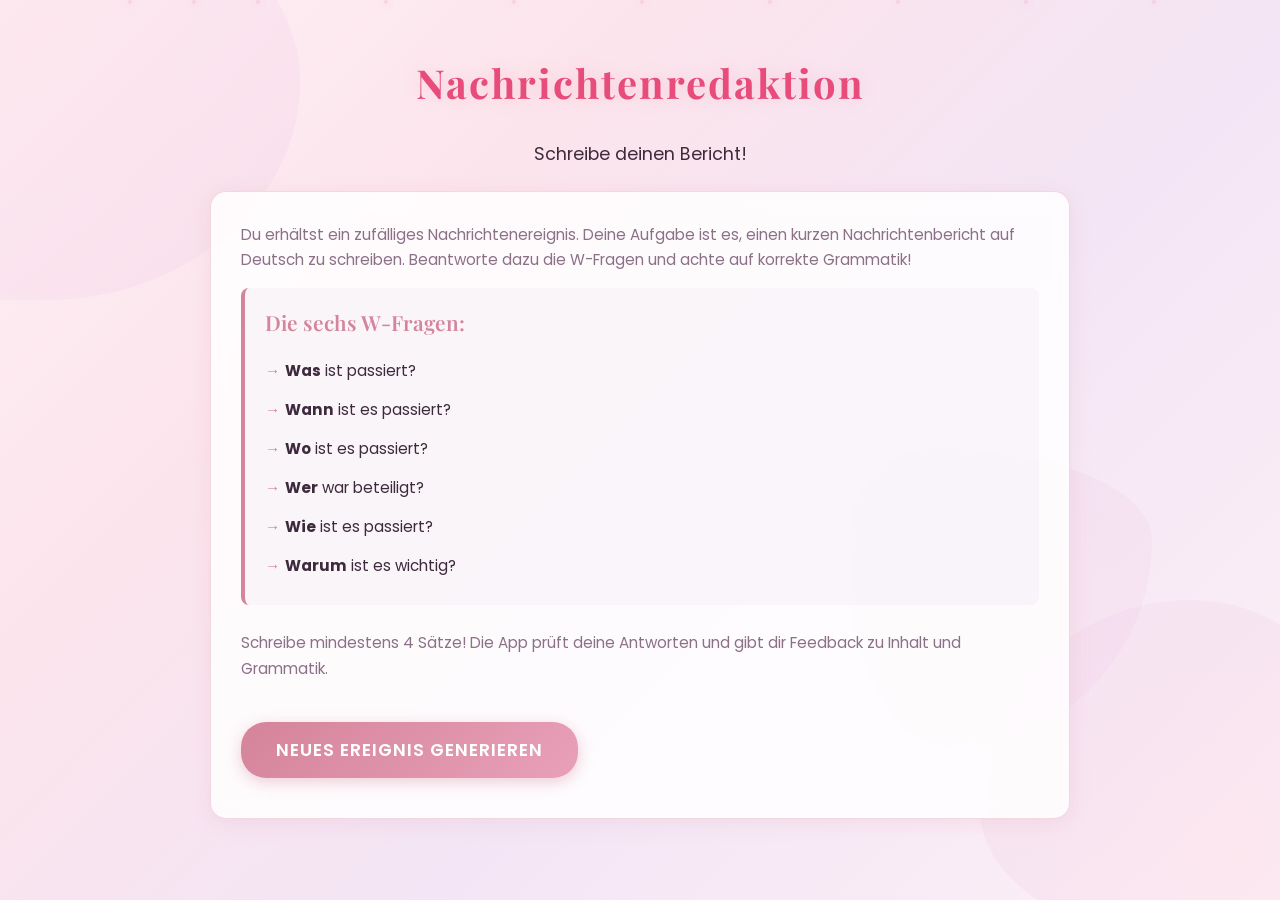
<file: german-report-writer.html>
<!DOCTYPE html>
<html lang="de">
<head>
    <meta charset="UTF-8">
    <meta name="viewport" content="width=device-width, initial-scale=1.0">
    <title>Nachrichtenredaktion — Report Writer</title>
    <link href="https://fonts.googleapis.com/css2?family=Playfair+Display:wght@400;600;700;800&family=Poppins:wght@300;400;500;600;700&display=swap" rel="stylesheet">
    <style>
        * {
            margin: 0;
            padding: 0;
            box-sizing: border-box;
        }

        :root {
            --bg: #fef0f5;
            --surface: #ffffff;
            --gold: #d4849b;
            --gold-light: #f2b5c8;
            --teal: #b8a9c9;
            --rose: #e74c7a;
            --text: #3d2b3d;
            --text-dim: #8b7088;
            --accent: #f7c5d5;
            --glass: rgba(255, 255, 255, 0.7);
            --shine: linear-gradient(135deg, #fce4ec 0%, #f8bbd0 50%, #fce4ec 100%);
        }

        body {
            font-family: 'Poppins', sans-serif;
            background: linear-gradient(135deg, #fef0f5 0%, #fce4ec 30%, #f3e5f5 60%, #fef0f5 100%);
            color: var(--text);
            min-height: 100vh;
            position: relative;
            overflow-x: hidden;
        }

        /* Floating particles animation */
        @keyframes floatUp {
            0% {
                opacity: 0;
                transform: translateY(0) translateX(0);
            }
            10% {
                opacity: 1;
            }
            90% {
                opacity: 1;
            }
            100% {
                opacity: 0;
                transform: translateY(-100vh) translateX(100px);
            }
        }

        .particles {
            position: fixed;
            top: 0;
            left: 0;
            width: 100%;
            height: 100%;
            pointer-events: none;
            z-index: 1;
        }

        .particle {
            position: absolute;
            width: 4px;
            height: 4px;
            background: var(--gold-light);
            border-radius: 50%;
            opacity: 0.4;
            box-shadow: 0 0 8px rgba(212, 132, 155, 0.6);
        }

        .particle:nth-child(1) { animation: floatUp 8s ease-in infinite; left: 10%; animation-delay: 0s; }
        .particle:nth-child(2) { animation: floatUp 10s ease-in infinite; left: 20%; animation-delay: 2s; }
        .particle:nth-child(3) { animation: floatUp 12s ease-in infinite; left: 30%; animation-delay: 4s; }
        .particle:nth-child(4) { animation: floatUp 9s ease-in infinite; left: 40%; animation-delay: 1s; }
        .particle:nth-child(5) { animation: floatUp 11s ease-in infinite; left: 50%; animation-delay: 3s; }
        .particle:nth-child(6) { animation: floatUp 10s ease-in infinite; left: 60%; animation-delay: 5s; }
        .particle:nth-child(7) { animation: floatUp 13s ease-in infinite; left: 70%; animation-delay: 2s; }
        .particle:nth-child(8) { animation: floatUp 9s ease-in infinite; left: 80%; animation-delay: 4s; }
        .particle:nth-child(9) { animation: floatUp 11s ease-in infinite; left: 90%; animation-delay: 1s; }
        .particle:nth-child(10) { animation: floatUp 12s ease-in infinite; left: 15%; animation-delay: 6s; }

        /* Organic blob shapes */
        @keyframes blobMove1 {
            0%, 100% { transform: translate(0, 0) scale(1); }
            33% { transform: translate(30px, -30px) scale(1.1); }
            66% { transform: translate(-20px, 20px) scale(0.9); }
        }

        @keyframes blobMove2 {
            0%, 100% { transform: translate(0, 0) scale(1); }
            33% { transform: translate(-40px, 30px) scale(0.95); }
            66% { transform: translate(20px, -20px) scale(1.05); }
        }

        .blob {
            position: fixed;
            pointer-events: none;
            opacity: 0.15;
            z-index: 0;
        }

        .blob1 {
            width: 400px;
            height: 400px;
            background: radial-gradient(circle at 30% 30%, #f8bbd0, #e1bee7);
            border-radius: 40% 60% 70% 30% / 40% 50% 60% 50%;
            top: -100px;
            left: -100px;
            animation: blobMove1 20s ease-in-out infinite;
        }

        .blob2 {
            width: 350px;
            height: 350px;
            background: radial-gradient(circle at 70% 70%, #f8bbd0, #e1bee7);
            border-radius: 60% 40% 30% 70% / 60% 30% 70% 40%;
            bottom: -50px;
            right: -50px;
            animation: blobMove2 25s ease-in-out infinite;
        }

        .blob3 {
            width: 300px;
            height: 300px;
            background: radial-gradient(circle at 50% 50%, #f8bbd0, #e1bee7);
            border-radius: 30% 70% 70% 30% / 30% 30% 70% 70%;
            top: 50%;
            right: 10%;
            animation: blobMove1 22s ease-in-out infinite;
            animation-direction: reverse;
        }

        /* Main container */
        .container {
            max-width: 900px;
            margin: 0 auto;
            padding: 40px 20px;
            position: relative;
            z-index: 10;
            min-height: 100vh;
            display: flex;
            flex-direction: column;
            justify-content: center;
        }

        /* Screen visibility */
        .screen {
            display: none;
        }

        .screen.active {
            display: block;
            animation: fadeIn 0.5s ease-in-out;
        }

        @keyframes fadeIn {
            from { opacity: 0; transform: translateY(20px); }
            to { opacity: 1; transform: translateY(0); }
        }

        /* Heading styles */
        h1 {
            font-family: 'Playfair Display', serif;
            font-size: 2.5em;
            font-weight: 700;
            color: var(--rose);
            margin-bottom: 15px;
            text-shadow: 0 0 20px rgba(231, 76, 122, 0.15);
            letter-spacing: 2px;
        }

        h2 {
            font-family: 'Playfair Display', serif;
            font-size: 1.8em;
            font-weight: 600;
            color: var(--rose);
            margin-bottom: 20px;
            text-shadow: 0 0 15px rgba(231, 76, 122, 0.1);
        }

        h3 {
            font-family: 'Playfair Display', serif;
            font-size: 1.3em;
            font-weight: 600;
            color: var(--gold);
            margin-bottom: 12px;
        }

        /* Glass morphism cards */
        .card {
            background: rgba(255, 255, 255, 0.85);
            backdrop-filter: blur(10px);
            border: 1px solid rgba(212, 132, 155, 0.3);
            border-radius: 16px;
            padding: 30px;
            margin-bottom: 25px;
            box-shadow: 0 4px 20px rgba(212, 132, 155, 0.15);
            transition: all 0.3s ease;
        }

        .card:hover {
            border-color: rgba(212, 132, 155, 0.5);
            box-shadow: 0 4px 20px rgba(212, 132, 155, 0.25);
        }

        .intro-text {
            font-size: 1.1em;
            line-height: 1.8;
            color: var(--text);
            margin-bottom: 20px;
        }

        .description {
            color: var(--text-dim);
            font-size: 0.95em;
            line-height: 1.7;
            margin-bottom: 15px;
        }

        /* Buttons */
        button {
            font-family: 'Poppins', sans-serif;
            padding: 15px 35px;
            font-size: 1.1em;
            font-weight: 600;
            border: none;
            background: linear-gradient(135deg, #d4849b, #e8a0b8);
            color: #fff;
            border-radius: 25px;
            cursor: pointer;
            transition: all 0.3s ease;
            text-transform: uppercase;
            letter-spacing: 1px;
            box-shadow: 0 4px 15px rgba(212, 132, 155, 0.4);
            margin: 10px 10px 10px 0;
        }

        button:hover {
            background: linear-gradient(135deg, #c66a82, #e08ab0);
            box-shadow: 0 6px 20px rgba(212, 132, 155, 0.6);
            transform: translateY(-2px);
        }

        button:active {
            transform: translateY(0);
        }

        .button-group {
            margin-top: 30px;
            display: flex;
            flex-wrap: wrap;
            gap: 10px;
        }

        /* Event screen styles */
        .event-headline {
            background: rgba(231, 76, 122, 0.08);
            border-left: 4px solid var(--rose);
            padding: 20px;
            margin-bottom: 20px;
            border-radius: 8px;
        }

        .event-headline h2 {
            color: var(--rose);
            margin-bottom: 10px;
        }

        .event-details {
            display: grid;
            grid-template-columns: 1fr 1fr;
            gap: 15px;
            margin-bottom: 25px;
        }

        .detail-item {
            background: rgba(184, 169, 201, 0.1);
            border-left: 3px solid var(--teal);
            padding: 12px;
            border-radius: 6px;
        }

        .detail-label {
            color: var(--gold);
            font-weight: 600;
            font-size: 0.9em;
            text-transform: uppercase;
            letter-spacing: 1px;
            margin-bottom: 5px;
        }

        .detail-value {
            color: var(--text);
            font-size: 0.95em;
            line-height: 1.5;
        }

        /* Checklist styles */
        .wfragen-checklist {
            background: rgba(184, 169, 201, 0.08);
            border: 2px solid rgba(212, 132, 155, 0.2);
            border-radius: 10px;
            padding: 20px;
            margin-bottom: 25px;
        }

        .wfragen-checklist h3 {
            color: var(--gold);
            margin-bottom: 15px;
            text-transform: uppercase;
            letter-spacing: 1px;
            font-size: 0.95em;
        }

        .checklist-item {
            padding: 10px 0;
            color: var(--text);
            font-size: 0.95em;
            border-bottom: 1px solid rgba(212, 132, 155, 0.15);
            display: flex;
            align-items: flex-start;
            gap: 10px;
        }

        .checklist-item:last-child {
            border-bottom: none;
        }

        .checklist-icon {
            color: var(--gold);
            font-weight: bold;
            flex-shrink: 0;
        }

        /* Textarea */
        textarea {
            width: 100%;
            min-height: 250px;
            padding: 20px;
            font-family: 'Poppins', sans-serif;
            font-size: 1em;
            background: #fff;
            border: 2px solid rgba(212, 132, 155, 0.3);
            color: var(--text);
            border-radius: 10px;
            resize: vertical;
            transition: all 0.3s ease;
            line-height: 1.6;
        }

        textarea:focus {
            outline: none;
            border-color: var(--gold);
            box-shadow: 0 0 20px rgba(212, 132, 155, 0.2);
            background: #fff;
        }

        textarea::placeholder {
            color: var(--text-dim);
        }

        /* Writing area */
        .writing-area {
            margin-bottom: 25px;
        }

        .writing-area label {
            display: block;
            color: var(--gold);
            font-weight: 600;
            margin-bottom: 10px;
            text-transform: uppercase;
            letter-spacing: 1px;
            font-size: 0.95em;
        }

        .sentence-counter {
            font-size: 0.85em;
            color: var(--text-dim);
            margin-top: 8px;
        }

        .sentence-counter.error {
            color: var(--rose);
        }

        .sentence-counter.success {
            color: var(--teal);
        }

        /* Feedback screen */
        .feedback-section {
            margin-bottom: 30px;
        }

        .feedback-title {
            color: var(--gold);
            font-weight: 600;
            margin-bottom: 15px;
            text-transform: uppercase;
            letter-spacing: 1px;
            font-size: 0.95em;
        }

        .wfragen-check {
            background: rgba(231, 76, 122, 0.08);
            border: 2px solid rgba(231, 76, 122, 0.2);
            border-radius: 10px;
            padding: 20px;
            margin-bottom: 20px;
        }

        .check-item {
            display: flex;
            align-items: flex-start;
            gap: 12px;
            padding: 12px 0;
            border-bottom: 1px solid rgba(231, 76, 122, 0.15);
        }

        .check-item:last-child {
            border-bottom: none;
        }

        .check-icon {
            font-size: 1.3em;
            flex-shrink: 0;
            margin-top: 2px;
        }

        .check-content {
            flex: 1;
        }

        .check-question {
            color: var(--rose);
            font-weight: 600;
            margin-bottom: 5px;
        }

        .check-feedback {
            color: var(--text-dim);
            font-size: 0.9em;
            font-style: italic;
        }

        /* Grammar check */
        .grammar-check {
            background: rgba(184, 169, 201, 0.08);
            border: 2px solid rgba(212, 132, 155, 0.2);
            border-radius: 10px;
            padding: 20px;
            margin-bottom: 20px;
        }

        .grammar-item {
            padding: 10px 0;
            color: var(--text);
            font-size: 0.95em;
            border-bottom: 1px solid rgba(212, 132, 155, 0.15);
        }

        .grammar-item:last-child {
            border-bottom: none;
        }

        .grammar-status {
            display: inline-block;
            margin-right: 10px;
            font-weight: bold;
        }

        .status-good {
            color: var(--gold);
        }

        .status-warning {
            color: #d4849b;
        }

        .status-error {
            color: var(--rose);
        }

        /* Star rating */
        .star-rating {
            font-size: 2.5em;
            margin-top: 10px;
            letter-spacing: 5px;
        }

        .star {
            color: var(--text-dim);
            transition: color 0.3s ease;
        }

        .star.filled {
            color: var(--gold);
            text-shadow: 0 0 10px var(--gold);
        }

        /* Model answer */
        .model-answer {
            background: #f3e5f5;
            border: 2px solid rgba(212, 132, 155, 0.3);
            border-radius: 10px;
            padding: 20px;
            margin-top: 20px;
        }

        .model-answer h4 {
            color: var(--gold);
            margin-bottom: 10px;
            font-family: 'Playfair Display', serif;
        }

        .model-text {
            color: var(--text);
            font-size: 0.95em;
            line-height: 1.7;
            font-style: italic;
            color: var(--text-dim);
        }

        /* Responsive */
        @media (max-width: 768px) {
            h1 {
                font-size: 2em;
            }

            h2 {
                font-size: 1.5em;
            }

            .container {
                padding: 20px 15px;
            }

            .card {
                padding: 20px;
            }

            .event-details {
                grid-template-columns: 1fr;
            }

            .button-group {
                flex-direction: column;
            }

            button {
                width: 100%;
                text-align: center;
            }

            textarea {
                min-height: 200px;
            }

            .blob1, .blob2, .blob3 {
                opacity: 0.08;
            }
        }

        /* Intro screen specific */
        .intro-content {
            text-align: center;
        }

        .intro-content h1 {
            margin-bottom: 30px;
        }

        .wfragen-intro {
            background: rgba(184, 169, 201, 0.08);
            border-left: 4px solid var(--gold);
            padding: 20px;
            margin-bottom: 25px;
            text-align: left;
            border-radius: 8px;
        }

        .wfragen-intro h3 {
            color: var(--gold);
            margin-bottom: 15px;
        }

        .wfragen-intro ul {
            list-style: none;
            padding: 0;
        }

        .wfragen-intro li {
            padding: 8px 0;
            padding-left: 20px;
            position: relative;
            color: var(--text);
            font-size: 0.95em;
        }

        .wfragen-intro li:before {
            content: "→";
            position: absolute;
            left: 0;
            color: var(--gold);
            font-weight: bold;
        }
    </style>
</head>
<body>
    <!-- Animated particles -->
    <div class="particles">
        <div class="particle"></div>
        <div class="particle"></div>
        <div class="particle"></div>
        <div class="particle"></div>
        <div class="particle"></div>
        <div class="particle"></div>
        <div class="particle"></div>
        <div class="particle"></div>
        <div class="particle"></div>
        <div class="particle"></div>
    </div>

    <!-- Blob shapes -->
    <div class="blob blob1"></div>
    <div class="blob blob2"></div>
    <div class="blob blob3"></div>

    <!-- Main container -->
    <div class="container">
        <!-- INTRO SCREEN -->
        <div id="introScreen" class="screen active">
            <div class="intro-content">
                <h1>Nachrichtenredaktion</h1>
                <p class="intro-text">Schreibe deinen Bericht!</p>
            </div>

            <div class="card">
                <p class="description">
                    Du erhältst ein zufälliges Nachrichtenereignis. Deine Aufgabe ist es, einen kurzen Nachrichtenbericht auf Deutsch zu schreiben. Beantworte dazu die W-Fragen und achte auf korrekte Grammatik!
                </p>

                <div class="wfragen-intro">
                    <h3>Die sechs W-Fragen:</h3>
                    <ul>
                        <li><strong>Was</strong> ist passiert?</li>
                        <li><strong>Wann</strong> ist es passiert?</li>
                        <li><strong>Wo</strong> ist es passiert?</li>
                        <li><strong>Wer</strong> war beteiligt?</li>
                        <li><strong>Wie</strong> ist es passiert?</li>
                        <li><strong>Warum</strong> ist es wichtig?</li>
                    </ul>
                </div>

                <p class="description" style="margin-bottom: 5px;">
                    Schreibe mindestens 4 Sätze! Die App prüft deine Antworten und gibt dir Feedback zu Inhalt und Grammatik.
                </p>

                <div class="button-group">
                    <button onclick="startNewEvent()">Neues Ereignis generieren</button>
                </div>
            </div>
        </div>

        <!-- EVENT SCREEN -->
        <div id="eventScreen" class="screen">
            <div class="event-headline">
                <h2 id="eventHeadline"></h2>
                <p id="eventDescription" class="description"></p>
            </div>

            <div class="card">
                <div class="event-details" id="eventDetails"></div>

                <div class="wfragen-checklist">
                    <h3>Wichtige Informationen (W-Fragen):</h3>
                    <div class="checklist-item">
                        <span class="checklist-icon">❓</span>
                        <span>Was ist passiert?</span>
                    </div>
                    <div class="checklist-item">
                        <span class="checklist-icon">❓</span>
                        <span>Wann ist es passiert?</span>
                    </div>
                    <div class="checklist-item">
                        <span class="checklist-icon">❓</span>
                        <span>Wo ist es passiert?</span>
                    </div>
                    <div class="checklist-item">
                        <span class="checklist-icon">❓</span>
                        <span>Wer war beteiligt?</span>
                    </div>
                    <div class="checklist-item">
                        <span class="checklist-icon">❓</span>
                        <span>Wie ist es passiert?</span>
                    </div>
                    <div class="checklist-item">
                        <span class="checklist-icon">❓</span>
                        <span>Warum ist es wichtig?</span>
                    </div>
                </div>

                <div class="writing-area">
                    <label for="reportTextarea">Schreibe deinen Bericht:</label>
                    <textarea id="reportTextarea" placeholder="Schreibe hier deine Nachricht auf Deutsch..."></textarea>
                    <div class="sentence-counter" id="sentenceCounter"></div>
                </div>

                <div class="button-group">
                    <button onclick="checkReport()">Bericht einreichen</button>
                    <button onclick="backToIntro()" style="background: rgba(155, 143, 184, 0.2); border-color: var(--text-dim); color: var(--text-dim);">Zurück</button>
                </div>
            </div>
        </div>

        <!-- FEEDBACK SCREEN -->
        <div id="feedbackScreen" class="screen">
            <h2 style="color: var(--gold-light); margin-bottom: 30px;">Dein Feedback</h2>

            <div class="card">
                <!-- Score -->
                <div class="feedback-section">
                    <div class="feedback-title">Deine Bewertung:</div>
                    <div class="star-rating" id="starRating"></div>
                </div>

                <!-- W-Fragen Check -->
                <div class="feedback-section">
                    <div class="feedback-title">Inhalt — W-Fragen Prüfung:</div>
                    <div class="wfragen-check" id="wfragenFeedback"></div>
                </div>

                <!-- Grammar Check -->
                <div class="feedback-section">
                    <div class="feedback-title">Grammatik-Prüfung:</div>
                    <div class="grammar-check" id="grammarFeedback"></div>
                </div>

                <!-- Model Answer -->
                <div class="feedback-section">
                    <div class="feedback-title">Beispiel-Antwort:</div>
                    <div class="model-answer">
                        <h4>Möglicher Bericht:</h4>
                        <p class="model-text" id="modelAnswer"></p>
                    </div>
                </div>

                <div class="button-group">
                    <button onclick="startNewEvent()" style="margin-top: 30px;">Nächstes Ereignis</button>
                    <button onclick="backToIntro()" style="margin-top: 30px; background: rgba(155, 143, 184, 0.2); border-color: var(--text-dim); color: var(--text-dim);">Zum Start</button>
                </div>
            </div>
        </div>
    </div>

    <script>
        // Events database
        const events = [
            {
                id: 1,
                headline: "Roboter besiegen Menschen im Fussball",
                description: "Im Olympiastadion Berlin hat ein sensationelles Fussballspiel stattgefunden. Die Roboter-Team 'TechKick 3000' spielte gegen die deutsche Nationalmannschaft. Das Ergebnis: Die Roboter waren einfach zu schnell und zu präzise!",
                details: {
                    was: "Roboter-Team 'TechKick 3000' gewinnt 4:2 gegen menschliche Nationalmannschaft",
                    wann: "Samstag, 15. März 2026",
                    wo: "Olympiastadion Berlin",
                    wer: "TechKick 3000 (Roboter) vs. Deutsche Nationalmannschaft",
                    wie: "Roboter waren schneller und machten keine Fehler. Zwei Tore in den letzten 5 Minuten.",
                    warum: "Zum ersten Mal besiegten Roboter ein professionelles Team."
                },
                keywords: {
                    was: ["Roboter", "TechKick", "4:2", "gewinnt", "Fussball", "Spiel"],
                    wann: ["März", "15", "Samstag", "2026"],
                    wo: ["Olympiastadion", "Berlin"],
                    wer: ["Nationalmannschaft", "Roboter", "TechKick"],
                    wie: ["schneller", "Fehler", "Tore", "Minuten"],
                    warum: ["erste", "professionell", "besiegten", "sensationell"]
                },
                modelAnswer: "Am Samstag, dem 15. März 2026, fand im Olympiastadion Berlin ein großes Fussballspiel statt. Die Roboter-Team 'TechKick 3000' spielte gegen die deutsche Nationalmannschaft. Die Roboter gewannen das Spiel mit 4:2, weil sie schneller waren und keine Fehler machten. Dieses Ereignis ist wichtig, weil es das erste Mal ist, dass Roboter eine professionelle Mannschaft besiegt haben."
            },
            {
                id: 2,
                headline: "Kriminalfall im Schokoladenmuseum",
                description: "Ein großer Diebstahl hat sich in Köln ereignet. Aus dem berühmten Schokoladenmuseum wurden 500 Kilogramm seltene Schokolade gestohlen. Die Polizei ermittelt und sucht nach den Tätern. Es ist der größte Schokola-Raub in der Geschichte des Museums!",
                details: {
                    was: "500 kg seltene Schokolade aus dem Museum gestohlen",
                    wann: "In der Nacht von Freitag auf Samstag, 21. März 2026",
                    wo: "Schokoladenmuseum Köln",
                    wer: "Unbekannte Diebe, Polizei ermittelt",
                    wie: "Die Diebe kamen durch einen Tunnel unter dem Museum",
                    warum: "Die gestohlene Schokolade war über 100 Jahre alt und unbezahlbar"
                },
                keywords: {
                    was: ["gestohlen", "Schokolade", "500 kg", "Diebstahl"],
                    wann: ["März", "21", "Freitag", "Samstag", "Nacht"],
                    wo: ["Köln", "Museum", "Schokoladenmuseum"],
                    wer: ["Diebe", "Polizei", "Täter"],
                    wie: ["Tunnel", "kamen", "unter"],
                    warum: ["alt", "unbezahlbar", "wertvoll", "selten"]
                },
                modelAnswer: "In der Nacht von Freitag auf Samstag, dem 21. März 2026, wurde das Schokoladenmuseum in Köln bestohlen. Unbekannte Diebe stahlen 500 Kilogramm seltene Schokolade. Die Diebe gelangten durch einen Tunnel unter dem Museum ins Innere. Dieser Raub ist wichtig, weil die gestohlene Schokolade über 100 Jahre alt und unbezahlbar ist."
            },
            {
                id: 3,
                headline: "Red Bull bringt Getränk für Hunde auf den Markt",
                description: "Eine überraschende Ankündigung von Red Bull: Das Unternehmen hat ein neues Energy-Getränk für Hunde entwickelt. Es heißt 'Red Bull Wuff' und wird ab sofort verkauft. Viele Tierärzte sind aber skeptisch gegenüber diesem Produkt.",
                details: {
                    was: "Red Bull lanciert 'Red Bull Wuff' — ein Energy-Drink für Hunde",
                    wann: "Montag, 1. April 2026",
                    wo: "Weltweit, Start in der Schweiz",
                    wer: "Red Bull GmbH, Tierärzte sind skeptisch",
                    wie: "Spezielle Formel mit Vitaminen, ohne Koffein",
                    warum: "Erstes Energy-Getränk für Tiere, große Debatte über Tierschutz"
                },
                keywords: {
                    was: ["Red Bull", "Wuff", "Getränk", "Hunde", "Energy-Drink"],
                    wann: ["April", "1", "Montag", "2026"],
                    wo: ["Schweiz", "weltweit", "Markt"],
                    wer: ["Red Bull", "Tierärzte", "Hunde"],
                    wie: ["Formel", "Vitamine", "Koffein", "ohne"],
                    warum: ["Tierschutz", "Debatte", "erstes", "Tiere"]
                },
                modelAnswer: "Am Montag, dem 1. April 2026, kündigte Red Bull ein neues Produkt an: 'Red Bull Wuff'. Dies ist ein Energy-Getränk speziell für Hunde. Das Getränk enthält eine spezielle Formel mit Vitaminen, aber kein Koffein. Dieses Ereignis ist wichtig, weil es das erste Energy-Getränk für Tiere ist und eine große Debatte über Tierschutz ausgelöst hat."
            },
            {
                id: 4,
                headline: "Klimawandel: Schnee in der Sahara",
                description: "Ein seltenes Phänomen hat die Wissenschaftler überrascht. In der Sahara-Wüste schneit es! Dies ist das erste Mal seit 50 Jahren. Die Temperaturen fielen unter den Gefrierpunkt, und ein ungewöhnliches Tiefdruckgebiet brachte kalte Luft von Europa.",
                details: {
                    was: "Zum ersten Mal seit 50 Jahren schneit es in der Sahara-Wüste",
                    wann: "Mittwoch, 12. Februar 2026",
                    wo: "Sahara-Wüste, Algerien",
                    wer: "Wissenschaftler und lokale Bewohner",
                    wie: "Ein ungewöhnliches Tiefdruckgebiet brachte kalte Luft aus Europa",
                    warum: "Zeigt, wie extrem das Wetter durch den Klimawandel wird"
                },
                keywords: {
                    was: ["Schnee", "Sahara", "seltenes Phänomen"],
                    wann: ["Februar", "12", "Mittwoch", "50 Jahre"],
                    wo: ["Sahara", "Algerien", "Wüste"],
                    wer: ["Wissenschaftler", "Bewohner"],
                    wie: ["Tiefdruckgebiet", "Temperatur", "kalte Luft", "Europa"],
                    warum: ["Klimawandel", "extrem", "Wetter"]
                },
                modelAnswer: "Am Mittwoch, dem 12. Februar 2026, schneit es in der Sahara-Wüste in Algerien. Dies ist das erste Mal seit 50 Jahren! Wissenschaftler und lokale Bewohner sind überrascht. Ein ungewöhnliches Tiefdruckgebiet brachte sehr kalte Luft aus Europa. Dieses seltene Ereignis zeigt, wie extreme das Wetter durch den Klimawandel geworden ist."
            },
            {
                id: 5,
                headline: "Revolution im Nagellack",
                description: "Eine 14-jährige Schülerin aus Zürich hat eine innovative Erfindung gemacht. Sie hat einen Nagellack entwickelt, der die Körpertemperatur misst! Der Nagellack ändert die Farbe je nach Temperatur. Ärzte sagen: Das könnte Leben retten!",
                details: {
                    was: "Eine Schülerin erfindet Nagellack, der die Temperatur misst",
                    wann: "Donnerstag, 7. März 2026",
                    wo: "Zürich, Schweiz (ETH-Schülerlabor)",
                    wer: "Lara Meier (14), Schülerin aus Zürich",
                    wie: "Der Nagellack ändert die Farbe je nach Körpertemperatur",
                    warum: "Könnte Fieber frühzeitig erkennen und Leben retten"
                },
                keywords: {
                    was: ["Nagellack", "Temperatur", "erfindet", "misst"],
                    wann: ["März", "7", "Donnerstag", "2026"],
                    wo: ["Zürich", "Schweiz", "ETH"],
                    wer: ["Lara Meier", "Schülerin", "14 Jahre"],
                    wie: ["Farbe", "ändert", "Körpertemperatur"],
                    warum: ["Fieber", "Leben retten", "frühzeitig"]
                },
                modelAnswer: "Am Donnerstag, dem 7. März 2026, präsentierte Lara Meier ihre Erfindung im ETH-Schülerlabor in Zürich. Die 14-jährige Schülerin hat einen Nagellack entwickelt, der die Körpertemperatur misst. Der Nagellack ändert seine Farbe je nach Temperatur. Dies ist wichtig, weil dieser Nagellack Fieber frühzeitig erkennen könnte und somit Leben retten könnte."
            },
            {
                id: 6,
                headline: "Taylor Swift Konzert auf dem Mond",
                description: "Eine sensationelle Ankündigung von Taylor Swift! Sie wird ein Konzert auf dem Mond spielen. SpaceX und die NASA arbeiten zusammen. Das Konzert wird live per Satellit zur Erde übertragen. Dies ist ein historisches Ereignis für die Musikgeschichte!",
                details: {
                    was: "Taylor Swift kündigt erstes Konzert auf dem Mond an",
                    wann: "Geplant für Dezember 2027",
                    wo: "SpaceX Mondstation 'Artemis Base'",
                    wer: "Taylor Swift, SpaceX, NASA",
                    wie: "Konzert wird per Satellit live auf die Erde übertragen",
                    warum: "Erstes Musikereignis außerhalb der Erde"
                },
                keywords: {
                    was: ["Konzert", "Mond", "Taylor Swift"],
                    wann: ["Dezember", "2027"],
                    wo: ["Mond", "Artemis Base", "SpaceX"],
                    wer: ["Taylor Swift", "SpaceX", "NASA"],
                    wie: ["Satellit", "live", "übertragen"],
                    warum: ["Musik", "Erde", "erstes", "historisch"]
                },
                modelAnswer: "Taylor Swift wird 2027 ein einzigartiges Konzert spielen: auf dem Mond! Das Konzert findet auf der SpaceX Mondstation 'Artemis Base' statt. SpaceX und die NASA arbeiten zusammen. Das Konzert wird per Satellit live auf die Erde übertragen. Dieses Ereignis ist wichtig, weil es das erste Musikereignis außerhalb der Erde ist."
            },
            {
                id: 7,
                headline: "KI übernimmt Spital",
                description: "Ein Schweizer Spital macht ein großes Experiment. Das Universitätsspital Basel wird komplett von Künstlicher Intelligenz gesteuert. Das KI-System 'MediMind' stellt Diagnosen, plant Operationen und bestellt Medikamente. Viele Patienten sind aber nervös!",
                details: {
                    was: "Ein Schweizer Spital wird komplett von KI gesteuert",
                    wann: "Montag, 10. März 2026",
                    wo: "Universitätsspital Basel",
                    wer: "Ärzte, Patienten, KI-System 'MediMind'",
                    wie: "KI stellt Diagnosen, plant Operationen und bestellt Medikamente",
                    warum: "Erstes vollautomatisches Spital der Welt, aber Patienten sind nervös"
                },
                keywords: {
                    was: ["KI", "Spital", "Künstliche Intelligenz", "gesteuert"],
                    wann: ["März", "10", "Montag", "2026"],
                    wo: ["Basel", "Universitätsspital", "Schweiz"],
                    wer: ["MediMind", "Ärzte", "Patienten"],
                    wie: ["Diagnosen", "Operationen", "Medikamente"],
                    warum: ["vollautomatisches", "erste", "Welt", "nervös"]
                },
                modelAnswer: "Am Montag, dem 10. März 2026, startete das Universitätsspital Basel ein Experiment. Das Spital wird jetzt von der KI 'MediMind' gesteuert. Diese KI stellt Diagnosen, plant Operationen und bestellt Medikamente. Dieses Ereignis ist bedeutsam, weil es das erste vollautomatisches Spital der Welt ist. Viele Patienten sind jedoch nervös."
            },
            {
                id: 8,
                headline: "Schülerin findet Dinosaurier-Knochen",
                description: "Ein großer paläontologischer Fund im Jura-Gebirge! Eine 12-jährige Schülerin hat beim Wandern einen Dinosaurier-Knochen gefunden. Der Knochen ist 65 Millionen Jahre alt! Wissenschaftler der Universität Bern untersuchen ihn jetzt genau.",
                details: {
                    was: "Eine Schülerin findet einen 65 Millionen Jahre alten Dinosaurier-Knochen",
                    wann: "Sonntag, 9. März 2026",
                    wo: "Jura-Gebirge, Kanton Solothurn, Schweiz",
                    wer: "Emma Berger (12), Paläontologen der Universität Bern",
                    wie: "Der Knochen ragte aus dem Felsen nach einem Erdrutsch",
                    warum: "Könnte eine bisher unbekannte Dinosaurier-Art sein"
                },
                keywords: {
                    was: ["Dinosaurier", "Knochen", "findet", "Schülerin"],
                    wann: ["März", "9", "Sonntag", "65 Millionen Jahre", "2026"],
                    wo: ["Jura-Gebirge", "Solothurn", "Schweiz"],
                    wer: ["Emma Berger", "12 Jahre", "Paläontologen"],
                    wie: ["Knochen", "Felsen", "Erdrutsch"],
                    warum: ["unbekannte Art", "Dinosaurier", "wissenschaftlich"]
                },
                modelAnswer: "Am Sonntag, dem 9. März 2026, machte Emma Berger eine sensationelle Entdeckung. Die 12-jährige Schülerin fand beim Wandern im Jura-Gebirge einen Dinosaurier-Knochen. Der Knochen ist 65 Millionen Jahre alt! Er ragte aus dem Felsen nach einem Erdrutsch. Paläontologen der Universität Bern untersuchen ihn, weil er eine bisher unbekannte Dinosaurier-Art sein könnte."
            },
            {
                id: 9,
                headline: "Weltrekord: Grösstes Sandwich",
                description: "Ein riesiges Sandwich ist auf dem Bundesplatz in Bern entstanden! 200 Bäcker aus der ganzen Schweiz haben zusammengearbeitet. Das Sandwich ist 150 Meter lang und wiegt 2 Tonnen. Der Erlös geht an die Tafel — an Organisation, die Essen für arme Menschen verteilt.",
                details: {
                    was: "Bäcker in Bern bauen das grösste Sandwich der Welt",
                    wann: "Samstag, 22. März 2026",
                    wo: "Bundesplatz, Bern, Schweiz",
                    wer: "200 Bäcker aus der ganzen Schweiz",
                    wie: "Das Sandwich ist 150 Meter lang und wiegt 2 Tonnen",
                    warum: "Neuer Guinness-Weltrekord, Erlös geht an die Tafel"
                },
                keywords: {
                    was: ["Sandwich", "Weltrekord", "grösste", "bauen"],
                    wann: ["März", "22", "Samstag", "2026"],
                    wo: ["Bern", "Bundesplatz", "Schweiz"],
                    wer: ["Bäcker", "200"],
                    wie: ["150 Meter", "2 Tonnen", "lang"],
                    warum: ["Guinness", "Weltrekord", "Tafel", "Wohltätigkeit"]
                },
                modelAnswer: "Am Samstag, dem 22. März 2026, hatten 200 Bäcker aus der Schweiz eine großartige Idee. Sie bauten auf dem Bundesplatz in Bern das größte Sandwich der Welt. Das Sandwich war 150 Meter lang und wog 2 Tonnen! Dies ist ein neuer Guinness-Weltrekord. Der Erlös des Verkaufs geht an die Tafel, eine Organisation, die Essen für arme Menschen verteilt."
            },
            {
                id: 10,
                headline: "Sprechende Katze geht viral",
                description: "Ein Video wird im Internet zum Hit: Eine Katze namens 'Mimi' sagt das Wort 'Mama'! Das Video hat schon 500 Millionen Aufrufe auf TikTok. Die Besitzerin Anna Hofer ist überrascht. Wissenschaftler untersuchen jetzt, ob Katzen wirklich Sprache lernen können.",
                details: {
                    was: "Video einer Katze, die 'Mama' sagt, hat 500 Millionen Klicks",
                    wann: "Freitag, 14. März 2026",
                    wo: "TikTok, die Katze lebt in Wien, Österreich",
                    wer: "Katze 'Mimi', Besitzerin Anna Hofer",
                    wie: "Die Katze imitiert menschliche Wörter — Wissenschaftler sind fasziniert",
                    warum: "Forscher untersuchen jetzt, ob Katzen Sprache lernen können"
                },
                keywords: {
                    was: ["Katze", "sagt", "Mama", "sprechende", "viral"],
                    wann: ["März", "14", "Freitag", "2026"],
                    wo: ["TikTok", "Wien", "Österreich"],
                    wer: ["Mimi", "Anna Hofer"],
                    wie: ["imitiert", "Wörter", "Sprache"],
                    warum: ["Forscher", "lernen", "Wissenschaft", "Sprache"]
                },
                modelAnswer: "Am Freitag, dem 14. März 2026, wurde ein Video viral: Eine Katze namens 'Mimi' aus Wien sagt das Wort 'Mama'. Das Video hat schon 500 Millionen Aufrufe auf TikTok! Die Besitzerin Anna Hofer ist überrascht. Wissenschaftler und Forscher untersuchen jetzt, ob Katzen tatsächlich menschliche Sprache lernen können."
            },
            {
                id: 11,
                headline: "Schule ohne Noten",
                description: "Eine Schule in Luzern wagt ein großes Experiment. Die Kantonsschule Luzern schafft alle Noten ab! Statt Noten gibt es ausführliche Gespräche und Portfolios. Die Schule hoffst, dass Schüler so weniger gestresst sind. Aber die Eltern streiten darüber!",
                details: {
                    was: "Eine Schule in Luzern schafft alle Noten ab",
                    wann: "Ab dem neuen Schuljahr (August 2026)",
                    wo: "Kantonsschule Luzern, Schweiz",
                    wer: "Schulleitung, Eltern, Schülerinnen und Schüler",
                    wie: "Statt Noten gibt es ausführliche Gespräche und Portfolios",
                    warum: "Erstes Gymnasium der Schweiz ohne Noten, großer Streit bei den Eltern"
                },
                keywords: {
                    was: ["Noten", "schafft", "ab", "Experiment"],
                    wann: ["August", "2026", "Schuljahr"],
                    wo: ["Luzern", "Kantonsschule", "Schweiz"],
                    wer: ["Schulleitung", "Eltern", "Schüler"],
                    wie: ["Gespräche", "Portfolios", "statt Noten"],
                    warum: ["erstes", "Gymnasium", "Streit", "Stress"]
                },
                modelAnswer: "Ab August 2026 startet die Kantonsschule Luzern ein neues Abenteuer: keine Noten mehr! Statt Noten gibt es ausführliche Gespräche und Portfolios für die Schüler und Schülerinnen. Die Schulleitung hofft, dass das weniger Stress bedeutet. Dieses Experiment ist wichtig, weil es das erste Gymnasium der Schweiz ohne Noten ist. Aber es gibt großen Streit zwischen den Eltern!"
            },
            {
                id: 12,
                headline: "Unsichtbarer Rucksack erfunden",
                description: "Ein Startup aus München zeigt eine fantastische Erfindung auf der CES in Las Vegas. Der Rucksack 'GhostPack' wird unsichtbar! Die spezielle Kamera-Stoff-Technologie zeigt den Hintergrund auf dem Rucksack. Es ist wie eine digitale Tarnung!",
                details: {
                    was: "Ein Startup präsentiert einen Rucksack, der unsichtbar wird",
                    wann: "Dienstag, 18. März 2026",
                    wo: "Technologie-Messe CES, Las Vegas, USA",
                    wer: "Startup 'GhostPack' aus München",
                    wie: "Spezielle Kamera-Stoff-Technologie zeigt den Hintergrund auf dem Rucksack",
                    warum: "Könnte Militär und Mode revolutionieren"
                },
                keywords: {
                    was: ["Rucksack", "unsichtbar", "GhostPack", "erfunden"],
                    wann: ["März", "18", "Dienstag", "2026"],
                    wo: ["CES", "Las Vegas", "USA"],
                    wer: ["GhostPack", "München", "Startup"],
                    wie: ["Kamera", "Stoff", "Technologie", "Hintergrund"],
                    warum: ["Militär", "Mode", "revolutionieren"]
                },
                modelAnswer: "Am Dienstag, dem 18. März 2026, präsentierte das Startup 'GhostPack' aus München auf der CES in Las Vegas eine innovative Erfindung. Der Rucksack 'GhostPack' wird unsichtbar! Die spezielle Kamera-Stoff-Technologie zeigt den Hintergrund auf dem Rucksack. Diese Erfindung könnte Militär und Mode revolutionieren."
            },
            {
                id: 13,
                headline: "Vulkanausbruch in Island",
                description: "Ein großer Vulkan auf Island bricht aus! Der Vulkan Katla speit Asche in den Himmel. Eine riesige Aschewolke steigt 12 Kilometer hoch auf. 1500 Menschen müssen evakuiert werden. Der Wind treibt die Asche nach Europa und legt den Flugverkehr lahm!",
                details: {
                    was: "Ein Vulkan auf Island bricht aus und legt den Flugverkehr lahm",
                    wann: "Donnerstag, 20. März 2026",
                    wo: "Vulkan Katla, Südisland",
                    wer: "1500 Bewohner evakuiert, Fluggesellschaften streichen Flüge",
                    wie: "Riesige Aschewolke steigt 12 km hoch, Wind treibt Asche nach Europa",
                    warum: "Hunderte Flüge in Europa gestrichen, Erinnerung an Eyjafjallajökull 2010"
                },
                keywords: {
                    was: ["Vulkan", "Ausbruch", "Katla", "Asche"],
                    wann: ["März", "20", "Donnerstag", "2026"],
                    wo: ["Island", "Südisland", "Katla"],
                    wer: ["Bewohner", "1500", "Fluggesellschaften"],
                    wie: ["Aschewolke", "12 Kilometer", "Wind", "Europa"],
                    warum: ["Flugverkehr", "Flüge gestrichen", "Eyjafjallajökull"]
                },
                modelAnswer: "Am Donnerstag, dem 20. März 2026, brach der Vulkan Katla auf Südisland aus. Eine riesige Aschewolke stieg 12 Kilometer hoch auf. 1500 Bewohner mussten evakuiert werden. Der Wind trieb die Asche nach Europa. Hunderte von Flügen wurden gestrichen. Dieses Ereignis ist wichtig, weil es an den Vulkanausbruch Eyjafjallajökull von 2010 erinnert."
            },
            {
                id: 14,
                headline: "Erster Unterwasser-Zug",
                description: "Japan hat eine sensationelle Eisenbahn-Verbindung gebaut! Der neue Hochgeschwindigkeitszug fährt 500 Kilometer pro Stunde — unter dem Meeresboden! Ein Unterwasser-Tunnel verbindet jetzt Tokio und Osaka. Die Reisezeit wird halbiert. Ein Wunder der japanischen Technik!",
                details: {
                    was: "Japan eröffnet den ersten Unterwasser-Hochgeschwindigkeitszug",
                    wann: "Montag, 3. März 2026",
                    wo: "Zwischen Tokio und Osaka, Japan (durch einen Unterwasser-Tunnel)",
                    wer: "Japanische Regierung, Ingenieure",
                    wie: "Der Zug fährt 500 km/h unter dem Meeresboden",
                    warum: "Revolutioniert den Zugverkehr, Reisezeit halbiert sich"
                },
                keywords: {
                    was: ["Unterwasser-Zug", "Hochgeschwindigkeitszug", "eröffnet"],
                    wann: ["März", "3", "Montag", "2026"],
                    wo: ["Tokio", "Osaka", "Japan", "Unterwasser-Tunnel"],
                    wer: ["Japan", "Regierung", "Ingenieure"],
                    wie: ["500 km/h", "Meeresboden", "Zug", "fährt"],
                    warum: ["revolutioniert", "Zugverkehr", "Reisezeit", "schneller"]
                },
                modelAnswer: "Am Montag, dem 3. März 2026, eröffnete Japan den ersten Unterwasser-Hochgeschwindigkeitszug. Dieser Zug fährt 500 Kilometer pro Stunde unter dem Meeresboden! Ein Unterwasser-Tunnel verbindet Tokio und Osaka. Die Reisezeit wird halbiert. Dies ist ein großes Wunder der japanischen Technik und revolutioniert den Zugverkehr."
            },
            {
                id: 15,
                headline: "Elefant bricht aus Zoo aus und geht einkaufen",
                description: "Ein außergewöhnliches Abenteuer in Zürich! Der Elefant 'Maxi' aus dem Zoo drückte ein kaputtes Tor auf und entlief. Er spazierte direkt in einen Migros-Supermarkt! Der 25-jährige Elefantenbulle folgte dem Geruch von Bananen. Gott sei Dank war keiner verletzt, aber es war chaotisch!",
                details: {
                    was: "Ein Elefant entkommt aus dem Zoo und spaziert in einen Supermarkt",
                    wann: "Mittwoch, 26. März 2026",
                    wo: "Zoo und Migros-Supermarkt, Zürich",
                    wer: "Elefantenbulle 'Maxi' (25 Jahre), Zoowärter, erschrockene Kunden",
                    wie: "Maxi drückte ein kaputtes Tor auf und folgte dem Geruch von Bananen",
                    warum: "Diskussion über Tierhaltung in Zoos neu entfacht"
                },
                keywords: {
                    was: ["Elefant", "ausbricht", "entkommt", "Zoo"],
                    wann: ["März", "26", "Mittwoch", "2026"],
                    wo: ["Zoo", "Supermarkt", "Migros", "Zürich"],
                    wer: ["Maxi", "Elefant", "25 Jahre"],
                    wie: ["Tor", "Bananen", "Geruch", "drückte"],
                    warum: ["Tierhaltung", "Zoo", "Diskussion", "Debatte"]
                },
                modelAnswer: "Am Mittwoch, dem 26. März 2026, passierte in Zürich etwas Außergewöhnliches. Der Elefant 'Maxi' entkommte dem Zoo. Der 25-jährige Elefantenbulle drückte ein kaputtes Tor auf. Er spazierte direkt in einen Migros-Supermarkt, weil er dem Geruch von Bananen folgte. Dies ist wichtig, weil es eine neue Diskussion über Tierhaltung in Zoos entfacht hat."
            }
        ];

        // Common German nouns to check for capitalization
        const germanNouns = [
            "schule", "schüler", "lehrer", "tag", "nacht", "stadt", "land", "museum", "bericht",
            "mann", "frau", "kind", "auto", "haus", "straße", "platz", "park", "wasser",
            "feuer", "baum", "blume", "tier", "hund", "katze", "vogel", "fisch", "film",
            "musik", "buch", "brief", "telefon", "radio", "fernsehen", "zeitschrift",
            "zeitung", "sport", "spiel", "fußball", "tanz", "lied", "geschichte", "sprache"
        ];

        let currentEvent = null;

        function startNewEvent() {
            currentEvent = events[Math.floor(Math.random() * events.length)];
            displayEvent();
            showScreen('eventScreen');
        }

        function displayEvent() {
            document.getElementById('eventHeadline').textContent = currentEvent.headline;
            document.getElementById('eventDescription').textContent = currentEvent.description;

            const detailsHtml = `
                <div class="detail-item">
                    <div class="detail-label">Was</div>
                    <div class="detail-value">${currentEvent.details.was}</div>
                </div>
                <div class="detail-item">
                    <div class="detail-label">Wann</div>
                    <div class="detail-value">${currentEvent.details.wann}</div>
                </div>
                <div class="detail-item">
                    <div class="detail-label">Wo</div>
                    <div class="detail-value">${currentEvent.details.wo}</div>
                </div>
                <div class="detail-item">
                    <div class="detail-label">Wer</div>
                    <div class="detail-value">${currentEvent.details.wer}</div>
                </div>
                <div class="detail-item">
                    <div class="detail-label">Wie</div>
                    <div class="detail-value">${currentEvent.details.wie}</div>
                </div>
                <div class="detail-item">
                    <div class="detail-label">Warum</div>
                    <div class="detail-value">${currentEvent.details.warum}</div>
                </div>
            `;

            document.getElementById('eventDetails').innerHTML = detailsHtml;
            document.getElementById('reportTextarea').value = '';
            updateSentenceCounter();
        }

        function updateSentenceCounter() {
            const text = document.getElementById('reportTextarea').value;
            const sentences = text.split(/[.!?]+/).filter(s => s.trim().length > 0).length;
            const counter = document.getElementById('sentenceCounter');

            if (text.trim() === '') {
                counter.textContent = '';
            } else if (sentences < 4) {
                counter.textContent = `${sentences} Satz(sätze) geschrieben. Mindestens 4 erforderlich! ⚠️`;
                counter.className = 'sentence-counter error';
            } else {
                counter.textContent = `${sentences} Satz(sätze) ✓`;
                counter.className = 'sentence-counter success';
            }
        }

        document.addEventListener('DOMContentLoaded', function() {
            document.getElementById('reportTextarea').addEventListener('input', updateSentenceCounter);
        });

        function checkReport() {
            const text = document.getElementById('reportTextarea').value.trim();

            if (text === '') {
                alert('Bitte schreibe deinen Bericht!');
                return;
            }

            const sentences = text.split(/[.!?]+/).filter(s => s.trim().length > 0);
            if (sentences.length < 4) {
                alert('Schreibe mindestens 4 Sätze!');
                return;
            }

            // Check W-Fragen
            const wfragenChecks = checkWFragen(text.toLowerCase());

            // Check Grammar
            const grammarChecks = checkGrammar(text, sentences);

            // Calculate score
            const wCovered = wfragenChecks.filter(w => w.covered).length;
            const score = Math.round((wCovered / 6) * 5);

            displayFeedback(wfragenChecks, grammarChecks, score);
            showScreen('feedbackScreen');
        }

        function checkWFragen(textLower) {
            const wfragen = [
                { label: 'Was ist passiert?', key: 'was', keywords: currentEvent.keywords.was },
                { label: 'Wann ist es passiert?', key: 'wann', keywords: currentEvent.keywords.wann },
                { label: 'Wo ist es passiert?', key: 'wo', keywords: currentEvent.keywords.wo },
                { label: 'Wer war beteiligt?', key: 'wer', keywords: currentEvent.keywords.wer },
                { label: 'Wie ist es passiert?', key: 'wie', keywords: currentEvent.keywords.wie },
                { label: 'Warum ist es wichtig?', key: 'warum', keywords: currentEvent.keywords.warum }
            ];

            return wfragen.map(w => {
                const covered = w.keywords.some(keyword => textLower.includes(keyword.toLowerCase()));
                let feedback = '';

                if (!covered) {
                    const articleMap = {
                        'was': 'WAS (Was ist passiert)',
                        'wann': 'WANN (Zeitpunkt)',
                        'wo': 'WO (Ort)',
                        'wer': 'WER (Personen/Objekte)',
                        'wie': 'WIE (Methode)',
                        'warum': 'WARUM (Bedeutung)'
                    };
                    feedback = `Du hast nicht erwähnt, ${articleMap[w.key]}!`;
                }

                return {
                    question: w.label,
                    covered: covered,
                    feedback: feedback
                };
            });
        }

        function checkGrammar(text, sentences) {
            const checks = [];

            // Check sentence count
            if (sentences.length < 4) {
                checks.push({
                    type: 'error',
                    text: `Zu wenige Sätze: ${sentences.length}. Du brauchst mindestens 4.`
                });
            } else {
                checks.push({
                    type: 'good',
                    text: `Sätze: ${sentences.length} ✓`
                });
            }

            // Check capitalization of sentences
            let capitalErrors = 0;
            sentences.forEach(sentence => {
                const trimmed = sentence.trim();
                if (trimmed.length > 0 && trimmed[0] !== trimmed[0].toUpperCase()) {
                    capitalErrors++;
                }
            });

            if (capitalErrors > 0) {
                checks.push({
                    type: 'warning',
                    text: `${capitalErrors} Satz(sätze) beginnt/beginnen nicht mit Großbuchstabe.`
                });
            } else {
                checks.push({
                    type: 'good',
                    text: 'Alle Sätze beginnen mit Großbuchstabe ✓'
                });
            }

            // Check for sentence ending punctuation
            let punctuationErrors = 0;
            sentences.forEach((sentence, index) => {
                const trimmed = sentence.trim();
                if (trimmed.length > 0 && !trimmed.endsWith('.') && !trimmed.endsWith('!') && !trimmed.endsWith('?')) {
                    // This is a false check since we already split by punctuation, so skip
                }
            });

            checks.push({
                type: 'good',
                text: 'Sätze enden mit Punktuation ✓'
            });

            // Check for very short sentences
            let shortSentences = 0;
            sentences.forEach(sentence => {
                const words = sentence.trim().split(/\s+/).length;
                if (words < 4) {
                    shortSentences++;
                }
            });

            if (shortSentences > 0) {
                checks.push({
                    type: 'warning',
                    text: `${shortSentences} Satz(sätze) sehr kurz (weniger als 4 Wörter). Versuche längere Sätze!`
                });
            }

            // Check for common noun capitalization
            let lowercaseNouns = 0;
            const lowerText = text;
            germanNouns.forEach(noun => {
                const regex = new RegExp(`\\b${noun}\\b`, 'gi');
                const matches = lowerText.match(regex) || [];
                matches.forEach(match => {
                    if (match[0] === match[0].toLowerCase()) {
                        lowercaseNouns++;
                    }
                });
            });

            if (lowercaseNouns > 0) {
                checks.push({
                    type: 'warning',
                    text: `Achte darauf: Nomen in Deutsch werden großgeschrieben!`
                });
            } else {
                checks.push({
                    type: 'good',
                    text: 'Nomen werden korrekt großgeschrieben ✓'
                });
            }

            return checks;
        }

        function displayFeedback(wfragenChecks, grammarChecks, score) {
            // W-Fragen feedback
            let wfragenHtml = '';
            wfragenChecks.forEach(check => {
                const icon = check.covered ? '✓' : '✗';
                const color = check.covered ? 'var(--teal)' : 'var(--rose)';
                wfragenHtml += `
                    <div class="check-item">
                        <div class="check-icon" style="color: ${color}; font-weight: bold;">${icon}</div>
                        <div class="check-content">
                            <div class="check-question">${check.question}</div>
                            ${check.feedback ? `<div class="check-feedback">${check.feedback}</div>` : ''}
                        </div>
                    </div>
                `;
            });
            document.getElementById('wfragenFeedback').innerHTML = wfragenHtml;

            // Grammar feedback
            let grammarHtml = '';
            grammarChecks.forEach(check => {
                const statusClass = check.type === 'good' ? 'status-good' :
                                   check.type === 'warning' ? 'status-warning' : 'status-error';
                const icon = check.type === 'good' ? '✓' : check.type === 'warning' ? '⚠' : '✗';

                grammarHtml += `
                    <div class="grammar-item">
                        <span class="grammar-status ${statusClass}">${icon}</span>
                        ${check.text}
                    </div>
                `;
            });
            document.getElementById('grammarFeedback').innerHTML = grammarHtml;

            // Star rating
            let stars = '';
            for (let i = 0; i < 5; i++) {
                stars += `<span class="star ${i < score ? 'filled' : ''}">★</span>`;
            }
            document.getElementById('starRating').innerHTML = stars;

            // Model answer
            document.getElementById('modelAnswer').textContent = currentEvent.modelAnswer;
        }

        function backToIntro() {
            showScreen('introScreen');
        }

        function showScreen(screenId) {
            document.querySelectorAll('.screen').forEach(screen => {
                screen.classList.remove('active');
            });
            document.getElementById(screenId).classList.add('active');
            window.scrollTo(0, 0);
        }
    </script>
</body>
</html>
</file>
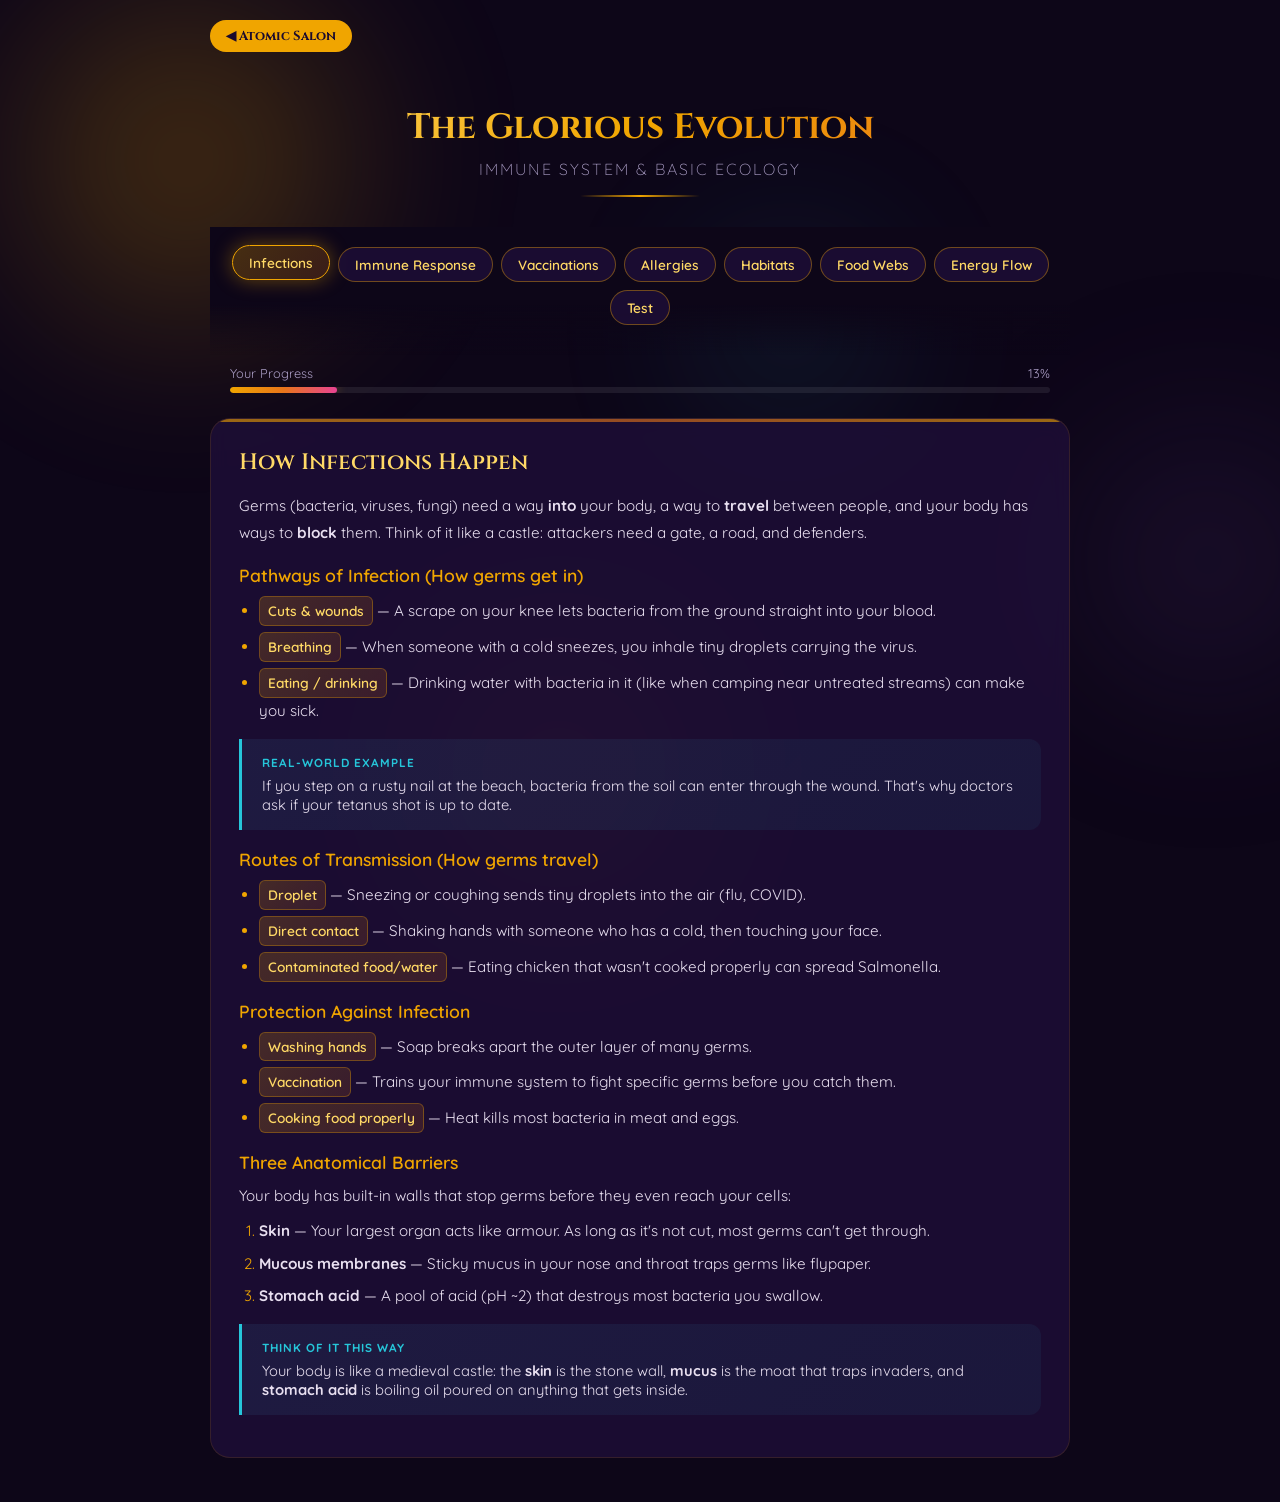
<file: immune-ecology-app.html>
<!DOCTYPE html>
<html lang="en">
<head>
<meta charset="UTF-8">
<meta name="viewport" content="width=device-width, initial-scale=1.0">
<title>The Glorious Evolution — Immune System & Ecology</title>
<style>
  @import url('https://fonts.googleapis.com/css2?family=Cinzel:wght@400;600;700&family=Quicksand:wght@300;400;500;600;700&display=swap');

  :root {
    --gold: #f0a500;
    --gold-light: #ffd966;
    --gold-glow: #f0a50066;
    --amber: #e8751a;
    --deep-purple: #1a0a2e;
    --mid-purple: #2d1b4e;
    --soft-purple: #4a2d6e;
    --hex-blue: #4fc3f7;
    --hex-teal: #26c6da;
    --rose: #e84393;
    --green-glow: #00e676;
    --bg: #0d0618;
    --card-bg: rgba(30, 15, 55, 0.85);
    --text: #e8dff0;
    --text-dim: #a89bc2;
  }

  * { margin: 0; padding: 0; box-sizing: border-box; }

  body {
    font-family: 'Quicksand', sans-serif;
    background: var(--bg);
    color: var(--text);
    min-height: 100vh;
    overflow-x: hidden;
  }

  /* Animated background blobs */
  .bg-canvas {
    position: fixed; top: 0; left: 0; width: 100%; height: 100%; z-index: 0; pointer-events: none;
  }
  .blob {
    position: absolute; border-radius: 50%; filter: blur(80px); opacity: 0.3; animation: blobFloat 12s ease-in-out infinite;
  }
  .blob-1 { width: 500px; height: 500px; background: radial-gradient(circle, var(--gold) 0%, transparent 70%); top: -10%; left: -5%; animation-delay: 0s; }
  .blob-2 { width: 400px; height: 400px; background: radial-gradient(circle, var(--soft-purple) 0%, transparent 70%); top: 40%; right: -10%; animation-delay: -4s; }
  .blob-3 { width: 350px; height: 350px; background: radial-gradient(circle, var(--amber) 0%, transparent 70%); bottom: -5%; left: 30%; animation-delay: -8s; }
  .blob-4 { width: 300px; height: 300px; background: radial-gradient(circle, var(--hex-teal) 0%, transparent 70%); top: 20%; left: 50%; animation-delay: -6s; opacity: 0.15; }

  @keyframes blobFloat {
    0%, 100% { transform: translate(0, 0) scale(1); }
    33% { transform: translate(30px, -20px) scale(1.05); }
    66% { transform: translate(-20px, 15px) scale(0.95); }
  }

  /* Particle effect */
  .particles {
    position: fixed; top: 0; left: 0; width: 100%; height: 100%; z-index: 0; pointer-events: none;
  }
  .particle {
    position: absolute; width: 3px; height: 3px; background: var(--gold-light); border-radius: 50%;
    animation: particleRise linear infinite; opacity: 0;
  }
  @keyframes particleRise {
    0% { opacity: 0; transform: translateY(0) scale(0); }
    10% { opacity: 0.8; }
    90% { opacity: 0.3; }
    100% { opacity: 0; transform: translateY(-100vh) scale(1); }
  }

  .app-container {
    position: relative; z-index: 1; max-width: 900px; margin: 0 auto; padding: 20px;
  }

  /* Header */
  .header {
    text-align: center; padding: 40px 20px 30px; position: relative;
  }
  .header h1 {
    font-family: 'Cinzel', serif; font-size: 2.2em; font-weight: 700;
    background: linear-gradient(135deg, var(--gold-light), var(--gold), var(--amber));
    -webkit-background-clip: text; -webkit-text-fill-color: transparent;
    text-shadow: none; margin-bottom: 8px;
    animation: titleGlow 3s ease-in-out infinite;
  }
  @keyframes titleGlow {
    0%, 100% { filter: drop-shadow(0 0 10px var(--gold-glow)); }
    50% { filter: drop-shadow(0 0 25px var(--gold-glow)); }
  }
  .header .subtitle {
    font-size: 1em; color: var(--text-dim); font-weight: 300; letter-spacing: 2px; text-transform: uppercase;
  }
  .header .hex-line {
    width: 120px; height: 2px; margin: 16px auto 0;
    background: linear-gradient(90deg, transparent, var(--gold), transparent);
  }

  /* Navigation */
  .nav-bar {
    display: flex; flex-wrap: wrap; gap: 8px; justify-content: center;
    padding: 20px 0; position: sticky; top: 0; z-index: 10;
    background: linear-gradient(180deg, var(--bg) 60%, transparent); padding-bottom: 30px;
  }
  .nav-btn {
    background: var(--card-bg); border: 1px solid var(--gold-glow);
    color: var(--gold-light); padding: 8px 16px; border-radius: 25px;
    font-family: 'Quicksand', sans-serif; font-size: 0.85em; font-weight: 600;
    cursor: pointer; transition: all 0.3s ease; position: relative; overflow: hidden;
  }
  .nav-btn::before {
    content: ''; position: absolute; top: 0; left: -100%; width: 100%; height: 100%;
    background: linear-gradient(90deg, transparent, rgba(240,165,0,0.15), transparent);
    transition: left 0.5s ease;
  }
  .nav-btn:hover::before { left: 100%; }
  .nav-btn:hover, .nav-btn.active {
    background: linear-gradient(135deg, rgba(240,165,0,0.25), rgba(232,117,26,0.2));
    border-color: var(--gold); box-shadow: 0 0 20px var(--gold-glow);
    transform: translateY(-2px);
  }

  /* Progress bar */
  .progress-wrap {
    margin: 10px 0 25px; padding: 0 20px;
  }
  .progress-label {
    font-size: 0.8em; color: var(--text-dim); margin-bottom: 6px; display: flex; justify-content: space-between;
  }
  .progress-track {
    height: 6px; background: rgba(255,255,255,0.08); border-radius: 3px; overflow: hidden;
  }
  .progress-fill {
    height: 100%; border-radius: 3px; transition: width 0.6s ease;
    background: linear-gradient(90deg, var(--gold), var(--amber), var(--rose));
    box-shadow: 0 0 12px var(--gold-glow);
  }

  /* Sections */
  .section {
    display: none; animation: fadeSlide 0.5s ease;
  }
  .section.active { display: block; }
  @keyframes fadeSlide {
    from { opacity: 0; transform: translateY(20px); }
    to { opacity: 1; transform: translateY(0); }
  }

  /* Cards */
  .card {
    background: var(--card-bg); border: 1px solid rgba(240,165,0,0.12);
    border-radius: 20px; padding: 28px; margin-bottom: 24px;
    backdrop-filter: blur(10px); position: relative; overflow: hidden;
    transition: border-color 0.3s ease;
  }
  .card:hover { border-color: rgba(240,165,0,0.3); }
  .card::before {
    content: ''; position: absolute; top: 0; left: 0; right: 0; height: 3px;
    background: linear-gradient(90deg, var(--gold), var(--amber), var(--gold));
    opacity: 0.6;
  }
  .card h2 {
    font-family: 'Cinzel', serif; font-size: 1.4em; font-weight: 600;
    color: var(--gold-light); margin-bottom: 16px;
  }
  .card h3 {
    font-size: 1.1em; font-weight: 600; color: var(--gold); margin: 18px 0 10px;
  }
  .card p, .card li {
    line-height: 1.75; font-size: 0.95em; color: var(--text);
  }
  .card ul, .card ol {
    padding-left: 20px; margin: 8px 0;
  }
  .card li { margin-bottom: 6px; }
  .card li::marker { color: var(--gold); }

  /* Key term badges */
  .term {
    display: inline-block; background: linear-gradient(135deg, rgba(240,165,0,0.2), rgba(232,117,26,0.15));
    border: 1px solid rgba(240,165,0,0.3); border-radius: 6px;
    padding: 2px 8px; font-weight: 600; color: var(--gold-light); font-size: 0.9em;
  }

  /* Example boxes */
  .example-box {
    background: linear-gradient(135deg, rgba(79,195,247,0.08), rgba(38,198,218,0.06));
    border-left: 3px solid var(--hex-teal); border-radius: 0 12px 12px 0;
    padding: 16px 20px; margin: 14px 0; font-size: 0.92em;
  }
  .example-box .ex-label {
    font-weight: 700; color: var(--hex-teal); font-size: 0.8em;
    text-transform: uppercase; letter-spacing: 1px; margin-bottom: 6px;
  }

  .warning-box {
    background: linear-gradient(135deg, rgba(232,67,147,0.08), rgba(232,117,26,0.06));
    border-left: 3px solid var(--rose); border-radius: 0 12px 12px 0;
    padding: 16px 20px; margin: 14px 0; font-size: 0.92em;
  }
  .warning-box .ex-label {
    font-weight: 700; color: var(--rose); font-size: 0.8em;
    text-transform: uppercase; letter-spacing: 1px; margin-bottom: 6px;
  }

  /* Interactive diagrams */
  .diagram {
    background: rgba(0,0,0,0.3); border-radius: 16px; padding: 24px;
    margin: 16px 0; text-align: center; position: relative;
  }
  .diagram svg { max-width: 100%; }

  /* Accordion */
  .accordion { margin: 12px 0; }
  .acc-header {
    background: rgba(240,165,0,0.1); border: 1px solid rgba(240,165,0,0.2);
    border-radius: 12px; padding: 14px 20px; cursor: pointer;
    display: flex; justify-content: space-between; align-items: center;
    font-weight: 600; color: var(--gold-light); transition: all 0.3s;
  }
  .acc-header:hover { background: rgba(240,165,0,0.18); }
  .acc-header .arrow { transition: transform 0.3s; font-size: 0.8em; }
  .acc-header.open .arrow { transform: rotate(180deg); }
  .acc-header.open { border-radius: 12px 12px 0 0; }
  .acc-body {
    display: none; background: rgba(0,0,0,0.2); border: 1px solid rgba(240,165,0,0.1);
    border-top: none; border-radius: 0 0 12px 12px; padding: 18px 20px;
  }
  .acc-body.open { display: block; animation: fadeSlide 0.3s ease; }

  /* Quiz styles */
  .quiz-card {
    background: var(--card-bg); border: 1px solid rgba(240,165,0,0.12);
    border-radius: 20px; padding: 28px; margin-bottom: 20px;
    backdrop-filter: blur(10px); position: relative;
  }
  .quiz-card::before {
    content: ''; position: absolute; top: 0; left: 0; right: 0; height: 3px;
    background: linear-gradient(90deg, var(--hex-teal), var(--gold), var(--amber));
    opacity: 0.6; border-radius: 20px 20px 0 0;
  }
  .q-number {
    font-family: 'Cinzel', serif; font-size: 0.8em; color: var(--gold);
    text-transform: uppercase; letter-spacing: 2px; margin-bottom: 8px;
  }
  .q-text { font-size: 1.05em; font-weight: 600; margin-bottom: 16px; line-height: 1.6; }

  .q-options { display: flex; flex-direction: column; gap: 10px; }
  .q-option {
    background: rgba(255,255,255,0.04); border: 1.5px solid rgba(255,255,255,0.1);
    border-radius: 12px; padding: 12px 18px; cursor: pointer;
    transition: all 0.3s ease; font-size: 0.93em; line-height: 1.5;
  }
  .q-option:hover {
    background: rgba(240,165,0,0.1); border-color: rgba(240,165,0,0.3);
  }
  .q-option.selected {
    background: rgba(240,165,0,0.15); border-color: var(--gold);
    box-shadow: 0 0 12px rgba(240,165,0,0.2);
  }
  .q-option.correct {
    background: rgba(0,230,118,0.15); border-color: var(--green-glow);
    box-shadow: 0 0 12px rgba(0,230,118,0.2);
  }
  .q-option.wrong {
    background: rgba(232,67,147,0.15); border-color: var(--rose);
  }
  .q-feedback {
    margin-top: 12px; padding: 12px 16px; border-radius: 10px; font-size: 0.9em;
    display: none; line-height: 1.6;
  }
  .q-feedback.correct-fb { background: rgba(0,230,118,0.1); border: 1px solid rgba(0,230,118,0.3); color: var(--green-glow); display: block; }
  .q-feedback.wrong-fb { background: rgba(232,67,147,0.1); border: 1px solid rgba(232,67,147,0.3); color: var(--rose); display: block; }

  /* Score display */
  .score-display {
    text-align: center; padding: 40px; animation: fadeSlide 0.5s ease;
  }
  .score-circle {
    width: 160px; height: 160px; border-radius: 50%; margin: 0 auto 24px;
    display: flex; flex-direction: column; align-items: center; justify-content: center;
    border: 4px solid var(--gold); position: relative;
    background: radial-gradient(circle, rgba(240,165,0,0.15), transparent);
  }
  .score-circle::after {
    content: ''; position: absolute; inset: -8px; border-radius: 50%;
    border: 1px solid rgba(240,165,0,0.2); animation: pulseRing 2s ease-in-out infinite;
  }
  @keyframes pulseRing {
    0%, 100% { transform: scale(1); opacity: 0.5; }
    50% { transform: scale(1.08); opacity: 0.2; }
  }
  .score-num { font-family: 'Cinzel', serif; font-size: 2.4em; color: var(--gold-light); font-weight: 700; }
  .score-label { font-size: 0.85em; color: var(--text-dim); }
  .score-msg { font-size: 1.15em; color: var(--gold-light); margin-bottom: 8px; font-weight: 600; }
  .score-sub { color: var(--text-dim); font-size: 0.95em; }

  /* Buttons */
  .btn-primary {
    background: linear-gradient(135deg, var(--gold), var(--amber));
    color: var(--deep-purple); border: none; padding: 12px 28px;
    border-radius: 25px; font-family: 'Quicksand', sans-serif; font-weight: 700;
    font-size: 0.95em; cursor: pointer; transition: all 0.3s;
    box-shadow: 0 4px 20px rgba(240,165,0,0.3);
  }
  .btn-primary:hover {
    transform: translateY(-2px); box-shadow: 0 6px 30px rgba(240,165,0,0.5);
  }
  .btn-secondary {
    background: transparent; border: 1.5px solid var(--gold);
    color: var(--gold-light); padding: 10px 24px; border-radius: 25px;
    font-family: 'Quicksand', sans-serif; font-weight: 600; font-size: 0.9em;
    cursor: pointer; transition: all 0.3s;
  }
  .btn-secondary:hover {
    background: rgba(240,165,0,0.1); box-shadow: 0 0 15px rgba(240,165,0,0.2);
  }

  .btn-group { display: flex; gap: 12px; justify-content: center; margin-top: 24px; flex-wrap: wrap; }

  /* Food web SVG styles */
  .fw-node { cursor: pointer; transition: transform 0.2s; }
  .fw-node:hover { transform: scale(1.08); }
  .fw-label { font-family: 'Quicksand', sans-serif; font-size: 11px; fill: var(--text); font-weight: 600; }
  .fw-arrow { stroke: var(--gold); stroke-width: 1.5; fill: none; opacity: 0.5; }

  /* Energy pyramid */
  .pyramid-row {
    display: flex; align-items: center; gap: 12px; margin: 8px 0; justify-content: center;
  }
  .pyramid-bar {
    height: 40px; border-radius: 8px; display: flex; align-items: center; justify-content: center;
    font-weight: 600; font-size: 0.85em; transition: all 0.4s ease; position: relative;
  }
  .pyramid-bar span { position: relative; z-index: 1; }
  .pyramid-info { font-size: 0.82em; color: var(--text-dim); min-width: 80px; text-align: right; }

  /* Responsive */
  @media (max-width: 600px) {
    .header h1 { font-size: 1.6em; }
    .card { padding: 20px; }
    .nav-btn { font-size: 0.78em; padding: 6px 12px; }
    .app-container { padding: 12px; }
  }

  /* Scrollbar */
  ::-webkit-scrollbar { width: 6px; }
  ::-webkit-scrollbar-track { background: var(--bg); }
  ::-webkit-scrollbar-thumb { background: var(--gold-glow); border-radius: 3px; }
  ::-webkit-scrollbar-thumb:hover { background: var(--gold); }
</style>
</head>
<body>

<!-- Background effects -->
<div class="bg-canvas">
  <div class="blob blob-1"></div>
  <div class="blob blob-2"></div>
  <div class="blob blob-3"></div>
  <div class="blob blob-4"></div>
</div>
<div class="particles" id="particles"></div>

<div class="app-container">

  <div style="margin-bottom:12px">
    <a href="index.html" style="display:inline-block;padding:7px 16px;border-radius:20px;background:var(--gold);color:var(--deep-purple);font-family:'Cinzel',serif;font-size:13px;text-decoration:none;font-weight:700;transition:all .2s">&#9664; Atomic Salon</a>
  </div>

  <!-- Header -->
  <div class="header">
    <h1>The Glorious Evolution</h1>
    <p class="subtitle">Immune System & Basic Ecology</p>
    <div class="hex-line"></div>
  </div>

  <!-- Navigation -->
  <div class="nav-bar" id="navBar">
    <button class="nav-btn active" onclick="showSection('infections')">Infections</button>
    <button class="nav-btn" onclick="showSection('immune')">Immune Response</button>
    <button class="nav-btn" onclick="showSection('vaccines')">Vaccinations</button>
    <button class="nav-btn" onclick="showSection('allergies')">Allergies</button>
    <button class="nav-btn" onclick="showSection('habitats')">Habitats</button>
    <button class="nav-btn" onclick="showSection('foodwebs')">Food Webs</button>
    <button class="nav-btn" onclick="showSection('energy')">Energy Flow</button>
    <button class="nav-btn" onclick="showSection('quiz')">Test</button>
  </div>

  <!-- Progress -->
  <div class="progress-wrap">
    <div class="progress-label">
      <span>Your Progress</span>
      <span id="progressPct">0%</span>
    </div>
    <div class="progress-track">
      <div class="progress-fill" id="progressFill" style="width: 0%"></div>
    </div>
  </div>

  <!-- ==================== SECTION: INFECTIONS ==================== -->
  <div class="section active" id="sec-infections">
    <div class="card">
      <h2>How Infections Happen</h2>
      <p>Germs (bacteria, viruses, fungi) need a way <strong>into</strong> your body, a way to <strong>travel</strong> between people, and your body has ways to <strong>block</strong> them. Think of it like a castle: attackers need a gate, a road, and defenders.</p>

      <h3>Pathways of Infection (How germs get in)</h3>
      <ul>
        <li><span class="term">Cuts & wounds</span> — A scrape on your knee lets bacteria from the ground straight into your blood.</li>
        <li><span class="term">Breathing</span> — When someone with a cold sneezes, you inhale tiny droplets carrying the virus.</li>
        <li><span class="term">Eating / drinking</span> — Drinking water with bacteria in it (like when camping near untreated streams) can make you sick.</li>
      </ul>

      <div class="example-box">
        <div class="ex-label">Real-world example</div>
        If you step on a rusty nail at the beach, bacteria from the soil can enter through the wound. That's why doctors ask if your tetanus shot is up to date.
      </div>

      <h3>Routes of Transmission (How germs travel)</h3>
      <ul>
        <li><span class="term">Droplet</span> — Sneezing or coughing sends tiny droplets into the air (flu, COVID).</li>
        <li><span class="term">Direct contact</span> — Shaking hands with someone who has a cold, then touching your face.</li>
        <li><span class="term">Contaminated food/water</span> — Eating chicken that wasn't cooked properly can spread Salmonella.</li>
      </ul>

      <h3>Protection Against Infection</h3>
      <ul>
        <li><span class="term">Washing hands</span> — Soap breaks apart the outer layer of many germs.</li>
        <li><span class="term">Vaccination</span> — Trains your immune system to fight specific germs before you catch them.</li>
        <li><span class="term">Cooking food properly</span> — Heat kills most bacteria in meat and eggs.</li>
      </ul>

      <h3>Three Anatomical Barriers</h3>
      <p>Your body has built-in walls that stop germs before they even reach your cells:</p>
      <ol>
        <li><strong>Skin</strong> — Your largest organ acts like armour. As long as it's not cut, most germs can't get through.</li>
        <li><strong>Mucous membranes</strong> — Sticky mucus in your nose and throat traps germs like flypaper.</li>
        <li><strong>Stomach acid</strong> — A pool of acid (pH ~2) that destroys most bacteria you swallow.</li>
      </ol>

      <div class="example-box">
        <div class="ex-label">Think of it this way</div>
        Your body is like a medieval castle: the <strong>skin</strong> is the stone wall, <strong>mucus</strong> is the moat that traps invaders, and <strong>stomach acid</strong> is boiling oil poured on anything that gets inside.
      </div>
    </div>
  </div>

  <!-- ==================== SECTION: IMMUNE RESPONSE ==================== -->
  <div class="section" id="sec-immune">
    <div class="card">
      <h2>Your Immune Army</h2>
      <p>When germs slip past your barriers, specialised cells kick into action. Each one has a specific job — like positions on a football team.</p>

      <div class="accordion">
        <div class="acc-header" onclick="toggleAcc(this)">
          Macrophages — The First Responders <span class="arrow">&#9660;</span>
        </div>
        <div class="acc-body">
          <p><strong>Job:</strong> Macrophages patrol your body like security guards. When they find a germ, they <em>eat</em> it. This process is called <span class="term">phagocytosis</span>.</p>
          <h3>Phagocytosis Step by Step</h3>
          <ol>
            <li>The macrophage detects a bacterium nearby.</li>
            <li>It stretches its membrane around the bacterium, wrapping it up.</li>
            <li>The bacterium is pulled inside into a bubble (vesicle).</li>
            <li>Enzymes inside the macrophage digest and destroy the bacterium.</li>
            <li>The macrophage displays pieces of the germ on its surface like a "wanted poster" — these are called <span class="term">antigens</span>.</li>
          </ol>
          <div class="example-box">
            <div class="ex-label">Picture this</div>
            Imagine a Pac-Man chomping a ghost. The macrophage surrounds the germ, swallows it, dissolves it, then shows a piece of it to the rest of the immune system: "Hey, look what I found — everyone watch out for this!"
          </div>
        </div>
      </div>

      <div class="accordion">
        <div class="acc-header" onclick="toggleAcc(this)">
          T-Helper Cells — The Commanders <span class="arrow">&#9660;</span>
        </div>
        <div class="acc-body">
          <p><strong>Job:</strong> T-Helper cells read the "wanted poster" (antigen) on the macrophage and send out chemical alarm signals to activate the rest of the immune system.</p>
          <div class="example-box">
            <div class="ex-label">Think of it like</div>
            A football coach who spots the opponent's play and shouts instructions to the entire team. They don't fight directly — they coordinate.
          </div>
        </div>
      </div>

      <div class="accordion">
        <div class="acc-header" onclick="toggleAcc(this)">
          T-Killer Cells — The Destroyers <span class="arrow">&#9660;</span>
        </div>
        <div class="acc-body">
          <p><strong>Job:</strong> Once activated by T-Helper cells, T-Killer cells find and destroy body cells that have already been infected by a virus. They punch holes in the infected cell's membrane.</p>
          <div class="example-box">
            <div class="ex-label">Real example</div>
            When you get the flu, some of your throat cells get infected. T-Killer cells destroy those infected cells so the virus can't keep multiplying inside them.
          </div>
        </div>
      </div>

      <div class="accordion">
        <div class="acc-header" onclick="toggleAcc(this)">
          Plasma Cells — The Weapon Factories <span class="arrow">&#9660;</span>
        </div>
        <div class="acc-body">
          <p><strong>Job:</strong> Plasma cells (made from B-cells) produce <span class="term">antibodies</span> — Y-shaped proteins that lock onto germs and mark them for destruction. One plasma cell can release thousands of antibodies per second.</p>
          <div class="example-box">
            <div class="ex-label">Analogy</div>
            Antibodies are like sticky labels that stick to germs saying "DESTROY ME." Once labelled, macrophages can find and eat them much faster.
          </div>
        </div>
      </div>

      <div class="accordion">
        <div class="acc-header" onclick="toggleAcc(this)">
          Memory Cells — The Record Keepers <span class="arrow">&#9660;</span>
        </div>
        <div class="acc-body">
          <p><strong>Job:</strong> After you recover, Memory cells remember exactly what that germ looked like. If the same germ comes back years later, they trigger a fast, powerful response — so fast you might not even feel sick.</p>
          <div class="example-box">
            <div class="ex-label">That's why</div>
            You usually only get chickenpox once. Your memory cells "remember" the virus and crush it immediately if it shows up again.
          </div>
        </div>
      </div>
    </div>

    <div class="card">
      <h2>The Specific Immune Response — Full Sequence</h2>
      <div class="diagram" id="immuneDiagram">
        <svg viewBox="0 0 700 340" xmlns="http://www.w3.org/2000/svg">
          <!-- Step boxes -->
          <defs>
            <linearGradient id="gGold" x1="0" y1="0" x2="1" y2="1"><stop offset="0%" stop-color="#f0a500" stop-opacity="0.25"/><stop offset="100%" stop-color="#e8751a" stop-opacity="0.15"/></linearGradient>
            <linearGradient id="gTeal" x1="0" y1="0" x2="1" y2="1"><stop offset="0%" stop-color="#4fc3f7" stop-opacity="0.2"/><stop offset="100%" stop-color="#26c6da" stop-opacity="0.1"/></linearGradient>
            <marker id="arrowG" markerWidth="8" markerHeight="6" refX="8" refY="3" orient="auto"><path d="M0,0 L8,3 L0,6" fill="#f0a500" opacity="0.7"/></marker>
          </defs>

          <!-- Row 1 -->
          <rect x="10" y="10" width="140" height="70" rx="14" fill="url(#gGold)" stroke="#f0a500" stroke-opacity="0.4"/>
          <text x="80" y="38" text-anchor="middle" fill="#ffd966" font-size="11" font-weight="700" font-family="Quicksand">1. Germ enters</text>
          <text x="80" y="56" text-anchor="middle" fill="#e8dff0" font-size="9.5" font-family="Quicksand">Past skin/mucus</text>

          <line x1="150" y1="45" x2="190" y2="45" stroke="#f0a500" stroke-width="1.5" marker-end="url(#arrowG)"/>

          <rect x="190" y="10" width="150" height="70" rx="14" fill="url(#gGold)" stroke="#f0a500" stroke-opacity="0.4"/>
          <text x="265" y="34" text-anchor="middle" fill="#ffd966" font-size="11" font-weight="700" font-family="Quicksand">2. Macrophage</text>
          <text x="265" y="50" text-anchor="middle" fill="#e8dff0" font-size="9.5" font-family="Quicksand">eats germ &amp; shows</text>
          <text x="265" y="64" text-anchor="middle" fill="#e8dff0" font-size="9.5" font-family="Quicksand">antigen on surface</text>

          <line x1="340" y1="45" x2="380" y2="45" stroke="#f0a500" stroke-width="1.5" marker-end="url(#arrowG)"/>

          <rect x="380" y="10" width="150" height="70" rx="14" fill="url(#gGold)" stroke="#f0a500" stroke-opacity="0.4"/>
          <text x="455" y="34" text-anchor="middle" fill="#ffd966" font-size="11" font-weight="700" font-family="Quicksand">3. T-Helper reads</text>
          <text x="455" y="50" text-anchor="middle" fill="#e8dff0" font-size="9.5" font-family="Quicksand">antigen, sends</text>
          <text x="455" y="64" text-anchor="middle" fill="#e8dff0" font-size="9.5" font-family="Quicksand">alarm signals</text>

          <!-- Arrow down from T-Helper -->
          <line x1="455" y1="80" x2="455" y2="120" stroke="#f0a500" stroke-width="1.5" marker-end="url(#arrowG)"/>

          <!-- Row 2 — branches -->
          <rect x="80" y="130" width="160" height="70" rx="14" fill="url(#gTeal)" stroke="#4fc3f7" stroke-opacity="0.4"/>
          <text x="160" y="155" text-anchor="middle" fill="#4fc3f7" font-size="11" font-weight="700" font-family="Quicksand">4a. T-Killer Cells</text>
          <text x="160" y="172" text-anchor="middle" fill="#e8dff0" font-size="9.5" font-family="Quicksand">destroy infected</text>
          <text x="160" y="186" text-anchor="middle" fill="#e8dff0" font-size="9.5" font-family="Quicksand">body cells</text>

          <line x1="455" y1="130" x2="160" y2="130" stroke="#f0a500" stroke-width="1" stroke-dasharray="4" opacity="0.4"/>
          <line x1="455" y1="130" x2="555" y2="130" stroke="#f0a500" stroke-width="1" stroke-dasharray="4" opacity="0.4"/>

          <rect x="380" y="130" width="160" height="70" rx="14" fill="url(#gTeal)" stroke="#4fc3f7" stroke-opacity="0.4"/>
          <text x="460" y="155" text-anchor="middle" fill="#4fc3f7" font-size="11" font-weight="700" font-family="Quicksand">4b. Plasma Cells</text>
          <text x="460" y="172" text-anchor="middle" fill="#e8dff0" font-size="9.5" font-family="Quicksand">produce antibodies</text>
          <text x="460" y="186" text-anchor="middle" fill="#e8dff0" font-size="9.5" font-family="Quicksand">that tag germs</text>

          <!-- Arrows down -->
          <line x1="160" y1="200" x2="310" y2="250" stroke="#f0a500" stroke-width="1.5" marker-end="url(#arrowG)" opacity="0.6"/>
          <line x1="460" y1="200" x2="390" y2="250" stroke="#f0a500" stroke-width="1.5" marker-end="url(#arrowG)" opacity="0.6"/>

          <!-- Final row -->
          <rect x="250" y="250" width="200" height="70" rx="14" fill="url(#gGold)" stroke="#f0a500" stroke-opacity="0.5"/>
          <text x="350" y="275" text-anchor="middle" fill="#ffd966" font-size="11" font-weight="700" font-family="Quicksand">5. Infection defeated</text>
          <text x="350" y="292" text-anchor="middle" fill="#e8dff0" font-size="9.5" font-family="Quicksand">Memory cells remain</text>
          <text x="350" y="306" text-anchor="middle" fill="#e8dff0" font-size="9.5" font-family="Quicksand">for future protection</text>
        </svg>
      </div>
    </div>
  </div>

  <!-- ==================== SECTION: VACCINATIONS ==================== -->
  <div class="section" id="sec-vaccines">
    <div class="card">
      <h2>Vaccinations</h2>

      <h3>Active Immunisation</h3>
      <p>Your body is given a <strong>weakened or dead</strong> form of the germ (or a piece of it). Your immune system fights it, makes antibodies, and — most importantly — creates <span class="term">memory cells</span>. This gives long-lasting protection.</p>
      <div class="example-box">
        <div class="ex-label">Example</div>
        The <strong>MMR vaccine</strong> (measles, mumps, rubella) is given to children around age 1. It contains weakened viruses. Your body builds memory cells that protect you for life.
      </div>

      <h3>Passive Immunisation</h3>
      <p>You receive <strong>ready-made antibodies</strong> from another source. These fight the infection immediately, but they don't last — your body didn't learn to make them itself, so no memory cells are formed.</p>
      <div class="example-box">
        <div class="ex-label">Example</div>
        If someone is bitten by a venomous snake, they get an <strong>antivenom injection</strong> containing pre-made antibodies. It works fast but only temporarily.
      </div>

      <div class="diagram" style="padding:20px">
        <table style="width:100%; border-collapse:separate; border-spacing:0 8px; font-size:0.9em;">
          <tr>
            <th style="text-align:left; color:var(--gold); padding:8px 12px;"></th>
            <th style="text-align:center; color:var(--hex-teal); padding:8px;">Active</th>
            <th style="text-align:center; color:var(--rose); padding:8px;">Passive</th>
          </tr>
          <tr style="background:rgba(255,255,255,0.04); border-radius:8px;">
            <td style="padding:10px 12px; font-weight:600;">What's given</td>
            <td style="text-align:center; padding:10px;">Weakened/dead germ</td>
            <td style="text-align:center; padding:10px;">Ready-made antibodies</td>
          </tr>
          <tr style="background:rgba(255,255,255,0.02);">
            <td style="padding:10px 12px; font-weight:600;">Memory cells?</td>
            <td style="text-align:center; padding:10px; color:var(--green-glow);">Yes</td>
            <td style="text-align:center; padding:10px; color:var(--rose);">No</td>
          </tr>
          <tr style="background:rgba(255,255,255,0.04);">
            <td style="padding:10px 12px; font-weight:600;">Speed</td>
            <td style="text-align:center; padding:10px;">Slow (days-weeks)</td>
            <td style="text-align:center; padding:10px;">Fast (immediate)</td>
          </tr>
          <tr style="background:rgba(255,255,255,0.02);">
            <td style="padding:10px 12px; font-weight:600;">Duration</td>
            <td style="text-align:center; padding:10px;">Long-lasting / lifelong</td>
            <td style="text-align:center; padding:10px;">Short-term</td>
          </tr>
        </table>
      </div>

      <h3>Advantages of Vaccination</h3>
      <ol>
        <li>Prevents deadly diseases (smallpox was wiped out entirely by vaccination).</li>
        <li>Protects people who <em>can't</em> be vaccinated (babies, people with weak immune systems) through herd immunity.</li>
        <li>Cheaper than treating the disease itself — prevents expensive hospital stays.</li>
      </ol>

      <h3>Disadvantages / Concerns</h3>
      <ol>
        <li>Mild side effects are common (sore arm, low fever for a day).</li>
        <li>Some vaccines need multiple doses or boosters, which can be inconvenient.</li>
        <li>Rare allergic reactions can occur in some individuals.</li>
      </ol>
    </div>
  </div>

  <!-- ==================== SECTION: ALLERGIES ==================== -->
  <div class="section" id="sec-allergies">
    <div class="card">
      <h2>Allergies</h2>

      <h3>What is an Allergen?</h3>
      <p>An <span class="term">allergen</span> is a normally harmless substance that the immune system mistakenly treats as dangerous. Your body overreacts to something that isn't actually a threat.</p>

      <div class="example-box">
        <div class="ex-label">Common allergens</div>
        <strong>Pollen</strong> (from flowers and trees), <strong>peanuts</strong> (in food), and <strong>dust mites</strong> (tiny creatures living in pillows and carpets).
      </div>

      <h3>What Happens During an Allergic Reaction</h3>
      <ol>
        <li><strong>First exposure:</strong> Your body meets the allergen (e.g., pollen) and mistakenly decides it's harmful. <span class="term">Plasma cells</span> produce special antibodies (IgE) for that allergen.</li>
        <li><strong>Antibodies attach</strong> to <span class="term">mast cells</span> (found in your skin, nose, and lungs) and wait.</li>
        <li><strong>Second exposure:</strong> The allergen returns. It binds to the antibodies already sitting on the mast cells.</li>
        <li>Mast cells burst open and release <span class="term">histamine</span>.</li>
        <li>Histamine causes the symptoms: sneezing, itchy eyes, swelling, rash, or in severe cases, difficulty breathing.</li>
      </ol>

      <div class="warning-box">
        <div class="ex-label">Key point</div>
        The first time you encounter an allergen, you usually don't react. It's the <em>second</em> time (or later) that your body overreacts, because it already has antibodies waiting.
      </div>

      <h3>How Can Allergies Be Treated?</h3>
      <ol>
        <li><strong>Antihistamines</strong> — Medicines that block histamine from causing symptoms. Example: taking a pill before pollen season to stop sneezing.</li>
        <li><strong>Desensitisation (allergy shots)</strong> — Small, increasing doses of the allergen are injected over months/years. This trains the immune system to stop overreacting.</li>
      </ol>
    </div>
  </div>

  <!-- ==================== SECTION: HABITATS ==================== -->
  <div class="section" id="sec-habitats">
    <div class="card">
      <h2>Habitats & Adaptations</h2>

      <h3>Key Definitions</h3>
      <ul>
        <li><span class="term">Habitat</span> — The specific place where an organism lives (e.g., a pond, a rainforest canopy, under a rock).</li>
        <li><span class="term">Ecosystem</span> — A habitat plus all the living things in it AND the non-living things (water, temperature, soil) that interact together.</li>
        <li><span class="term">Biosphere</span> — All the ecosystems on Earth combined — every living thing and its environment.</li>
        <li><span class="term">Ecology</span> — The science of studying how living things interact with each other and their environment.</li>
        <li><span class="term">Adaptation</span> — A feature (body part, behaviour, or internal process) that helps an organism survive in its habitat.</li>
      </ul>

      <h3>Three Examples of Animal Adaptations</h3>
      <div class="example-box">
        <div class="ex-label">Structural</div>
        <strong>Polar bears</strong> have thick white fur and a layer of fat (blubber). The fur provides camouflage in snow, and the fat insulates against freezing temperatures.
      </div>
      <div class="example-box">
        <div class="ex-label">Behavioural</div>
        <strong>Arctic foxes</strong> curl into a tight ball and wrap their bushy tail over their nose when sleeping to reduce heat loss.
      </div>
      <div class="example-box">
        <div class="ex-label">Physiological</div>
        <strong>Camels</strong> can drink up to 100 litres of water in 10 minutes and store fat in their hump, allowing them to survive days without water in the desert.
      </div>

      <h3>Daily and Seasonal Changes</h3>
      <p><strong>Daily:</strong> Temperature drops at night. Nocturnal animals like <strong>owls</strong> have adapted with large eyes to see in low light and hunt at night when their prey (mice) is active.</p>
      <p style="margin-top:10px;"><strong>Seasonal:</strong> In winter, food becomes scarce and temperatures plummet. <strong>Hedgehogs</strong> hibernate — they slow their heart rate and body temperature to save energy until spring.</p>
    </div>
  </div>

  <!-- ==================== SECTION: FOOD WEBS ==================== -->
  <div class="section" id="sec-foodwebs">
    <div class="card">
      <h2>Food Webs</h2>

      <h3>Key Definitions</h3>
      <ul>
        <li><span class="term">Population</span> — All the individuals of one species living in the same area (e.g., all the rabbits in a meadow).</li>
        <li><span class="term">Producer</span> — An organism that makes its own food using sunlight (photosynthesis). Example: grass, oak trees, algae.</li>
        <li><span class="term">Consumer</span> — An organism that eats other organisms. Example: rabbits eat grass, hawks eat rabbits.</li>
        <li><span class="term">Decomposer</span> — An organism that breaks down dead matter and recycles nutrients back into the soil. Example: fungi, earthworms, bacteria.</li>
        <li><span class="term">Food chain</span> — A single pathway showing what eats what: Grass → Rabbit → Fox.</li>
        <li><span class="term">Food web</span> — Many food chains linked together, showing the full network of who eats whom in an ecosystem.</li>
      </ul>

      <h3>What Happens if You Remove a Species?</h3>
      <div class="example-box">
        <div class="ex-label">Example — meadow food web</div>
        <strong>If all the frogs disappeared</strong> from a pond ecosystem: insects (which frogs eat) would multiply rapidly, damaging crops and plants. Meanwhile, herons (which eat frogs) would lose a food source, and their population would decline. The whole web shifts.
      </div>

      <h3>Invasive Species</h3>
      <p>An <span class="term">invasive species</span> is a non-native organism introduced to an ecosystem where it has no natural predators. It can outcompete native species for food and space, causing populations to crash.</p>
      <div class="example-box">
        <div class="ex-label">Real example</div>
        <strong>Cane toads</strong> were introduced to Australia in 1935 to control beetles. With no natural predators, their population exploded. They poison animals that try to eat them and compete with native frogs for food.
      </div>

      <h3>Three Ways Humans Negatively Impact Ecosystems</h3>
      <ol>
        <li><strong>Deforestation</strong> — Cutting down forests destroys habitats. Orangutans in Borneo are critically endangered because their rainforest home is being cleared for palm oil farms.</li>
        <li><strong>Pollution</strong> — Plastic waste in the ocean is eaten by sea turtles who mistake it for jellyfish, often killing them.</li>
        <li><strong>Overfishing</strong> — Taking too many fish (like Atlantic cod) faster than they can reproduce crashes their population and disrupts the entire marine food web.</li>
      </ol>
    </div>
  </div>

  <!-- ==================== SECTION: ENERGY FLOW ==================== -->
  <div class="section" id="sec-energy">
    <div class="card">
      <h2>Flow of Energy</h2>

      <h3>Consumer Levels</h3>
      <ul>
        <li><span class="term">Primary consumer</span> — Eats producers. Example: a <strong>grasshopper</strong> eating grass.</li>
        <li><span class="term">Secondary consumer</span> — Eats primary consumers. Example: a <strong>frog</strong> eating the grasshopper.</li>
        <li><span class="term">Tertiary consumer</span> — Eats secondary consumers. Example: a <strong>hawk</strong> eating the frog.</li>
      </ul>

      <h3>The Energy Pyramid</h3>
      <p>Energy decreases as you move up each level. At every step, about <strong>90%</strong> of energy is lost (as heat from movement, body warmth, and life processes). Only ~10% passes to the next level.</p>

      <div class="diagram" style="padding: 30px 16px;">
        <div class="pyramid-row">
          <div class="pyramid-info">100 kJ</div>
          <div class="pyramid-bar" style="width:50px; background: linear-gradient(135deg, #e84393, #d63031); color:white; font-size:0.75em;">
            <span>Hawk</span>
          </div>
        </div>
        <div class="pyramid-row">
          <div class="pyramid-info">1,000 kJ</div>
          <div class="pyramid-bar" style="width:130px; background: linear-gradient(135deg, #f0a500, #e8751a); color:#1a0a2e;">
            <span>Frog</span>
          </div>
        </div>
        <div class="pyramid-row">
          <div class="pyramid-info">10,000 kJ</div>
          <div class="pyramid-bar" style="width:240px; background: linear-gradient(135deg, #26c6da, #4fc3f7); color:#1a0a2e;">
            <span>Grasshopper</span>
          </div>
        </div>
        <div class="pyramid-row">
          <div class="pyramid-info">100,000 kJ</div>
          <div class="pyramid-bar" style="width:360px; background: linear-gradient(135deg, #00e676, #69f0ae); color:#1a0a2e;">
            <span>Grass (Producer)</span>
          </div>
        </div>
        <p style="margin-top:16px; font-size:0.85em; color:var(--text-dim);">Each level keeps only ~10% of the energy from the level below it.</p>
      </div>

      <h3>Calculating Energy Flow</h3>
      <div class="example-box">
        <div class="ex-label">Worked example</div>
        A field of grass captures <strong>100,000 kJ</strong> of energy from the sun.<br><br>
        Grasshoppers (primary consumers) get 10% → <strong>10,000 kJ</strong><br>
        Frogs (secondary consumers) get 10% of that → <strong>1,000 kJ</strong><br>
        Hawks (tertiary consumers) get 10% of that → <strong>100 kJ</strong><br><br>
        <strong>Formula:</strong> Energy at next level = Energy at current level × 0.10
      </div>

      <h3>Biomass Also Decreases</h3>
      <p><span class="term">Biomass</span> is the total mass of living organisms at each level. Like energy, biomass gets smaller at higher levels. There are far more blades of grass (by mass) than hawks. This is why top predators are rare — there simply isn't enough energy to support many of them.</p>
    </div>
  </div>

  <!-- ==================== SECTION: QUIZ ==================== -->
  <div class="section" id="sec-quiz">
    <div class="card" style="text-align:center;">
      <h2>Test Your Knowledge</h2>
      <p>15 questions covering everything you've learned. Choose the best answer for each.</p>
      <div class="btn-group">
        <button class="btn-primary" onclick="startQuiz()">Begin Test</button>
      </div>
    </div>

    <div id="quizContainer"></div>
    <div id="quizScore" style="display:none;"></div>

    <div id="quizNav" style="display:none;" class="btn-group">
      <button class="btn-secondary" onclick="submitQuiz()">Submit Answers</button>
    </div>
  </div>

</div><!-- /app-container -->

<script>
// ========== PARTICLES ==========
(function(){
  const pc = document.getElementById('particles');
  for(let i=0; i<30; i++){
    const p = document.createElement('div');
    p.className = 'particle';
    p.style.left = Math.random()*100 + '%';
    p.style.animationDuration = (6 + Math.random()*10) + 's';
    p.style.animationDelay = Math.random()*10 + 's';
    p.style.width = p.style.height = (2 + Math.random()*3) + 'px';
    pc.appendChild(p);
  }
})();

// ========== NAVIGATION ==========
const sections = ['infections','immune','vaccines','allergies','habitats','foodwebs','energy','quiz'];
let visited = new Set(['infections']);

function showSection(id){
  visited.add(id);
  document.querySelectorAll('.section').forEach(s => s.classList.remove('active'));
  document.getElementById('sec-'+id).classList.add('active');
  document.querySelectorAll('.nav-btn').forEach((b,i) => {
    b.classList.toggle('active', sections[i]===id);
  });
  updateProgress();
  window.scrollTo({top:0, behavior:'smooth'});
}

function updateProgress(){
  const pct = Math.round((visited.size / sections.length)*100);
  document.getElementById('progressPct').textContent = pct+'%';
  document.getElementById('progressFill').style.width = pct+'%';
}

// ========== ACCORDION ==========
function toggleAcc(el){
  const body = el.nextElementSibling;
  const isOpen = el.classList.contains('open');
  el.classList.toggle('open');
  body.classList.toggle('open');
}

// ========== QUIZ ==========
const quizData = [
  {q:"Which of these is a route of transmission for germs?", opts:["Stomach acid","Droplet spread through sneezing","Skin barrier","White blood cells"], ans:1, explain:"Sneezing sends tiny droplets carrying germs through the air to other people."},
  {q:"What is the correct order of phagocytosis?", opts:["Detect → Surround → Pull inside → Digest → Display antigen","Digest → Surround → Detect → Display","Display antigen → Detect → Eat → Surround","Surround → Detect → Display → Digest"], ans:0, explain:"The macrophage first detects the germ, wraps around it, pulls it in, digests it, then displays the antigen."},
  {q:"What do T-Helper cells do?", opts:["Directly kill infected cells","Produce antibodies","Read antigens and send alarm signals to activate other cells","Form the skin barrier"], ans:2, explain:"T-Helper cells are the coordinators — they read the antigen and alert the rest of the immune system."},
  {q:"Plasma cells produce:", opts:["Histamine","Antigens","Antibodies","Mucus"], ans:2, explain:"Plasma cells are antibody factories — they produce Y-shaped proteins that tag germs for destruction."},
  {q:"Why do you usually only get chickenpox once?", opts:["The virus is too weak to come back","Memory cells remember the virus and fight it fast","Your skin becomes immune to the virus","Antibiotics prevent reinfection"], ans:1, explain:"Memory cells stay in your body for years and launch a rapid response if the same virus returns."},
  {q:"Active immunisation gives you:", opts:["Ready-made antibodies for fast protection","A weakened germ so your body makes its own memory cells","Antihistamines","Antibiotics"], ans:1, explain:"Active immunisation introduces a weakened/dead germ. Your body builds antibodies AND memory cells for long-lasting protection."},
  {q:"Which is an example of passive immunisation?", opts:["MMR vaccine as a child","Snake antivenom injection","Flu vaccine before winter","Chickenpox vaccine"], ans:1, explain:"Antivenom contains pre-made antibodies from another source — fast but temporary, with no memory cells formed."},
  {q:"An allergen is:", opts:["A type of white blood cell","A normally harmless substance the immune system overreacts to","A dangerous toxin from bacteria","Medicine that treats allergies"], ans:1, explain:"Allergens (pollen, peanuts, dust mites) are harmless to most people, but the allergic person's immune system treats them as threats."},
  {q:"During an allergic reaction, which cell releases histamine?", opts:["Macrophage","T-Killer cell","Mast cell","Red blood cell"], ans:2, explain:"Mast cells burst open and release histamine, which causes symptoms like sneezing, swelling, and itching."},
  {q:"What is the correct definition of an ecosystem?", opts:["Just the animals in a forest","A habitat plus all living and non-living things interacting","The entire planet","Only the plants in one area"], ans:1, explain:"An ecosystem includes the habitat, all organisms, AND non-living factors (water, temperature, soil) that interact."},
  {q:"A polar bear's thick fur and blubber is an example of:", opts:["A behavioural adaptation","A structural adaptation","A food web","Decomposition"], ans:1, explain:"Thick fur and blubber are physical body features (structural adaptations) that help polar bears survive the cold."},
  {q:"In a food web, what is a decomposer?", opts:["An animal that hunts others","An organism that makes food from sunlight","An organism that breaks down dead matter and recycles nutrients","A plant that grows in water"], ans:2, explain:"Decomposers (fungi, bacteria, earthworms) break down dead organisms and return nutrients to the soil."},
  {q:"If all frogs disappeared from a pond, what would likely happen to the insect population?", opts:["It would decrease","It would stay the same","It would increase rapidly","Insects would move to another pond"], ans:2, explain:"Without frogs eating them, insects would have fewer predators and their population would boom."},
  {q:"A field of grass captures 50,000 kJ of energy. How much energy reaches the secondary consumers?", opts:["5,000 kJ","500 kJ","50 kJ","50,000 kJ"], ans:1, explain:"Producers: 50,000 kJ → Primary consumers get 10% = 5,000 kJ → Secondary consumers get 10% of that = 500 kJ."},
  {q:"Why are top predators (like hawks) rare in ecosystems?", opts:["They eat too much food","There isn't enough energy at the top of the pyramid to support many of them","They are hunted by humans","They don't reproduce often"], ans:1, explain:"Only ~10% of energy passes up each level. By the top, there's very little energy left — so ecosystems can only support a few top predators."}
];

let quizStarted = false;
let quizAnswers = new Array(quizData.length).fill(-1);
let quizSubmitted = false;

function startQuiz(){
  quizStarted = true;
  quizSubmitted = false;
  quizAnswers.fill(-1);
  const container = document.getElementById('quizContainer');
  let html = '';
  quizData.forEach((q,i) => {
    html += `<div class="quiz-card" id="qcard-${i}">
      <div class="q-number">Question ${i+1} of ${quizData.length}</div>
      <div class="q-text">${q.q}</div>
      <div class="q-options">
        ${q.opts.map((o,j) => `<div class="q-option" id="qopt-${i}-${j}" onclick="selectAnswer(${i},${j})">${o}</div>`).join('')}
      </div>
      <div class="q-feedback" id="qfb-${i}"></div>
    </div>`;
  });
  container.innerHTML = html;
  document.getElementById('quizNav').style.display = 'flex';
  document.getElementById('quizScore').style.display = 'none';
}

function selectAnswer(qi, oi){
  if(quizSubmitted) return;
  quizAnswers[qi] = oi;
  quizData[qi].opts.forEach((_,j) => {
    document.getElementById(`qopt-${qi}-${j}`).classList.toggle('selected', j===oi);
  });
}

function submitQuiz(){
  if(quizAnswers.includes(-1)){
    alert('Please answer all questions before submitting.');
    const firstUnanswered = quizAnswers.indexOf(-1);
    document.getElementById(`qcard-${firstUnanswered}`).scrollIntoView({behavior:'smooth', block:'center'});
    return;
  }
  quizSubmitted = true;
  let score = 0;

  quizData.forEach((q,i) => {
    const chosen = quizAnswers[i];
    const correct = q.ans;
    const fb = document.getElementById(`qfb-${i}`);

    if(chosen === correct){
      score++;
      document.getElementById(`qopt-${i}-${chosen}`).classList.add('correct');
      fb.className = 'q-feedback correct-fb';
      fb.textContent = '✓ Correct! ' + q.explain;
    } else {
      document.getElementById(`qopt-${i}-${chosen}`).classList.add('wrong');
      document.getElementById(`qopt-${i}-${correct}`).classList.add('correct');
      fb.className = 'q-feedback wrong-fb';
      fb.textContent = '✗ ' + q.explain;
    }
  });

  // Show score
  const pct = Math.round((score/quizData.length)*100);
  let msg = '', sub = '';
  if(pct >= 90){ msg = 'The Glorious Evolution is Complete!'; sub = 'Outstanding mastery of the material.'; }
  else if(pct >= 70){ msg = 'Strong Progress, Evolving Well'; sub = 'Review the topics you missed, then try again.'; }
  else if(pct >= 50){ msg = 'The Evolution Continues...'; sub = 'Go back through the lessons and focus on the highlighted areas.'; }
  else { msg = 'More Study Needed'; sub = 'Revisit each section carefully before retaking the test.'; }

  document.getElementById('quizScore').style.display = 'block';
  document.getElementById('quizScore').innerHTML = `
    <div class="score-display">
      <div class="score-circle">
        <div class="score-num">${score}/${quizData.length}</div>
        <div class="score-label">${pct}%</div>
      </div>
      <div class="score-msg">${msg}</div>
      <div class="score-sub">${sub}</div>
      <div class="btn-group" style="margin-top:24px;">
        <button class="btn-primary" onclick="startQuiz()">Retake Test</button>
        <button class="btn-secondary" onclick="showSection('infections')">Review Lessons</button>
      </div>
    </div>`;

  document.getElementById('quizNav').style.display = 'none';
  document.getElementById('quizScore').scrollIntoView({behavior:'smooth', block:'start'});
}

// Init
updateProgress();
</script>
</body>
</html>
</file>
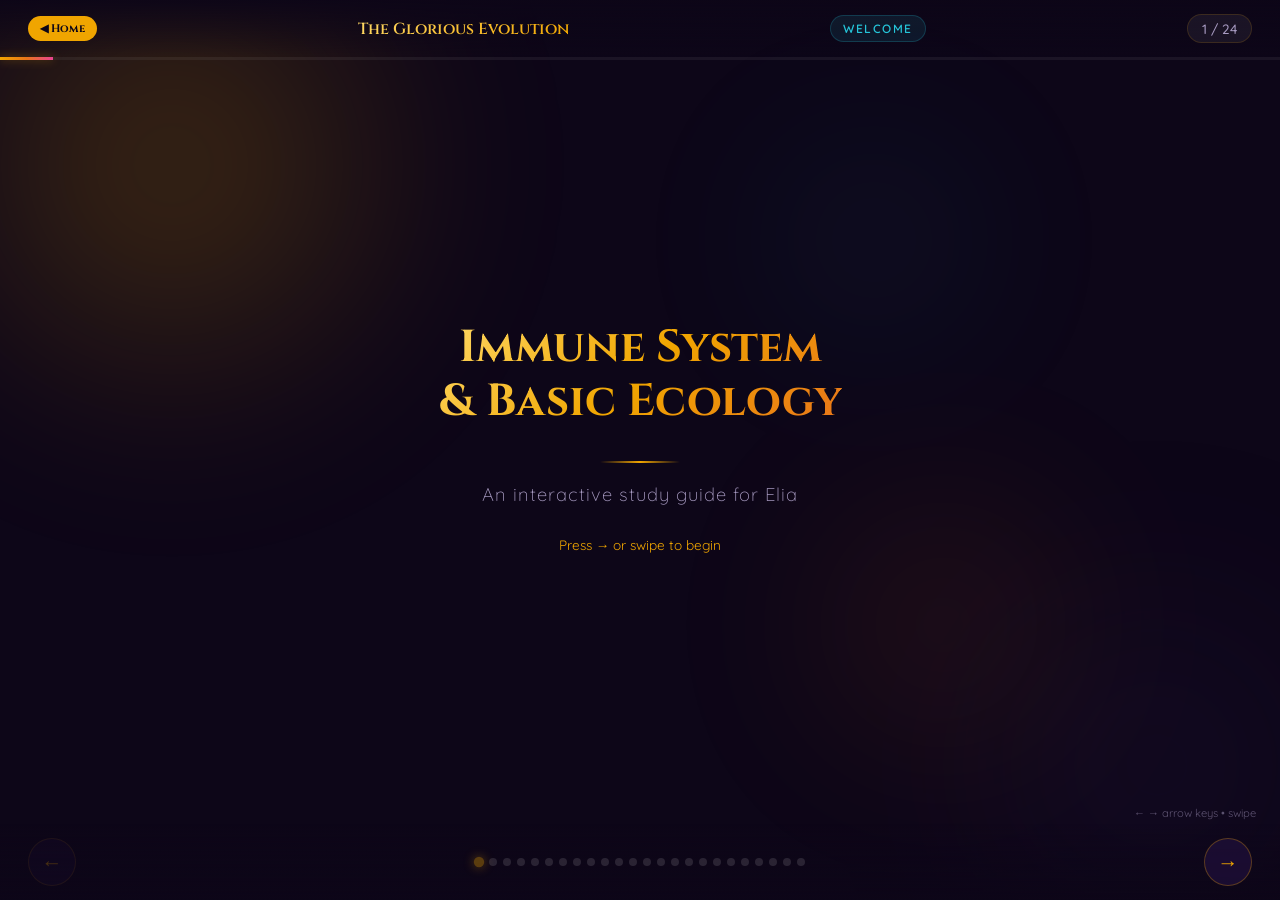
<file: immune-ecology-slides.html>
<!DOCTYPE html>
<html lang="en">
<head>
<meta charset="UTF-8">
<meta name="viewport" content="width=device-width, initial-scale=1.0">
<title>The Glorious Evolution — Interactive Slides</title>
<style>
  @import url('https://fonts.googleapis.com/css2?family=Cinzel:wght@400;600;700&family=Quicksand:wght@300;400;500;600;700&display=swap');

  :root {
    --gold: #f0a500;
    --gold-light: #ffd966;
    --gold-glow: rgba(240,165,0,0.4);
    --amber: #e8751a;
    --deep-purple: #0d0618;
    --mid-purple: #1a0a2e;
    --soft-purple: #2d1b4e;
    --card-purple: #1e0f37;
    --hex-teal: #26c6da;
    --hex-blue: #4fc3f7;
    --rose: #e84393;
    --green: #00e676;
    --text: #ede5f5;
    --text-dim: #a89bc2;
  }

  * { margin:0; padding:0; box-sizing:border-box; }

  body {
    font-family:'Quicksand',sans-serif; background:var(--deep-purple);
    color:var(--text); height:100vh; overflow:hidden; user-select:none;
  }

  /* ===== BACKGROUND ===== */
  .bg-layer {
    position:fixed; inset:0; z-index:0; pointer-events:none; overflow:hidden;
  }
  .orb {
    position:absolute; border-radius:50%; filter:blur(90px); opacity:0.25;
    animation:orbDrift 14s ease-in-out infinite;
  }
  .orb-1{width:600px;height:600px;background:radial-gradient(circle,var(--gold),transparent 70%);top:-15%;left:-10%;animation-delay:0s;}
  .orb-2{width:450px;height:450px;background:radial-gradient(circle,var(--soft-purple),transparent 70%);bottom:-10%;right:-8%;animation-delay:-5s;}
  .orb-3{width:350px;height:350px;background:radial-gradient(circle,var(--amber),transparent 70%);top:50%;left:60%;animation-delay:-9s;opacity:0.15;}
  .orb-4{width:300px;height:300px;background:radial-gradient(circle,var(--hex-teal),transparent 70%);top:10%;right:20%;animation-delay:-3s;opacity:0.1;}
  @keyframes orbDrift {
    0%,100%{transform:translate(0,0) scale(1);}
    33%{transform:translate(25px,-18px) scale(1.04);}
    66%{transform:translate(-18px,12px) scale(0.96);}
  }

  /* Rising particles */
  .sparks{position:fixed;inset:0;z-index:0;pointer-events:none;}
  .spark{
    position:absolute;width:2px;height:2px;background:var(--gold-light);border-radius:50%;
    opacity:0;animation:sparkUp linear infinite;
  }
  @keyframes sparkUp {
    0%{opacity:0;transform:translateY(0) scale(0);}
    8%{opacity:0.7;}
    85%{opacity:0.2;}
    100%{opacity:0;transform:translateY(-100vh) scale(1);}
  }

  /* ===== SLIDE VIEWPORT ===== */
  .slide-viewport {
    position:relative; z-index:1; width:100%; height:100vh;
    display:flex; flex-direction:column;
  }

  /* Top bar */
  .top-bar {
    display:flex; align-items:center; justify-content:space-between;
    padding:14px 28px; flex-shrink:0;
    background:linear-gradient(180deg,rgba(13,6,24,0.95),transparent);
  }
  .top-title {
    font-family:'Cinzel',serif; font-size:1em; font-weight:600;
    background:linear-gradient(135deg,var(--gold-light),var(--gold));
    -webkit-background-clip:text;-webkit-text-fill-color:transparent;
  }
  .slide-counter {
    font-size:0.85em; color:var(--text-dim); font-weight:500;
    background:rgba(255,255,255,0.06); padding:5px 14px; border-radius:20px;
    border:1px solid rgba(240,165,0,0.15);
  }
  .topic-badge {
    font-size:0.75em; color:var(--hex-teal); font-weight:600;
    text-transform:uppercase; letter-spacing:1.5px;
    background:rgba(38,198,218,0.1); padding:5px 12px; border-radius:20px;
    border:1px solid rgba(38,198,218,0.2);
  }

  /* Progress bar */
  .progress-track {
    height:3px; background:rgba(255,255,255,0.06); flex-shrink:0;
  }
  .progress-fill {
    height:100%; transition:width 0.5s ease;
    background:linear-gradient(90deg,var(--gold),var(--amber),var(--rose));
    box-shadow:0 0 10px var(--gold-glow);
  }

  /* Slide area */
  .slide-area {
    flex:1; display:flex; align-items:center; justify-content:center;
    padding:10px 60px 20px; position:relative; overflow:hidden;
  }

  .slide {
    display:none; width:100%; max-width:880px; animation:slideFade 0.45s ease;
  }
  .slide.active { display:flex; flex-direction:column; }
  @keyframes slideFade {
    from{opacity:0;transform:translateX(30px);}
    to{opacity:1;transform:translateX(0);}
  }
  @keyframes slideFadeBack {
    from{opacity:0;transform:translateX(-30px);}
    to{opacity:1;transform:translateX(0);}
  }

  /* Slide types */
  .slide-title-page {
    text-align:center; justify-content:center; align-items:center; min-height:65vh;
  }
  .slide-title-page h1 {
    font-family:'Cinzel',serif; font-size:2.8em; font-weight:700;
    background:linear-gradient(135deg,var(--gold-light),var(--gold),var(--amber));
    -webkit-background-clip:text;-webkit-text-fill-color:transparent;
    margin-bottom:12px; line-height:1.2;
  }
  .slide-title-page .tagline {
    font-size:1.15em; color:var(--text-dim); font-weight:300; letter-spacing:1px;
  }
  .slide-title-page .divider {
    width:80px; height:2px; margin:20px auto;
    background:linear-gradient(90deg,transparent,var(--gold),transparent);
  }
  .slide-title-page .start-hint {
    margin-top:30px; font-size:0.85em; color:var(--gold);
    animation:pulse 2s ease-in-out infinite;
  }
  @keyframes pulse {
    0%,100%{opacity:0.5;}50%{opacity:1;}
  }

  /* Content slides */
  .slide-content { padding:0 10px; }
  .slide-content .slide-heading {
    font-family:'Cinzel',serif; font-size:1.7em; font-weight:600;
    color:var(--gold-light); margin-bottom:20px; line-height:1.3;
  }
  .slide-content .slide-subheading {
    font-size:0.8em; color:var(--hex-teal); text-transform:uppercase;
    letter-spacing:2px; font-weight:600; margin-bottom:8px;
  }
  .slide-content p { font-size:1.05em; line-height:1.8; margin-bottom:14px; }
  .slide-content .highlight {
    color:var(--gold-light); font-weight:600;
  }
  .slide-content ul, .slide-content ol {
    padding-left:22px; margin:10px 0;
  }
  .slide-content li {
    font-size:1em; line-height:1.8; margin-bottom:8px;
  }
  .slide-content li::marker { color:var(--gold); }

  /* Two-column layout */
  .two-col {
    display:grid; grid-template-columns:1fr 1fr; gap:28px; align-items:start;
  }
  @media(max-width:700px){ .two-col{grid-template-columns:1fr;} }

  /* Info cards inside slides */
  .info-card {
    background:rgba(30,15,55,0.7); border:1px solid rgba(240,165,0,0.15);
    border-radius:16px; padding:20px; position:relative; overflow:hidden;
  }
  .info-card::before {
    content:''; position:absolute; top:0; left:0; right:0; height:2px;
    background:linear-gradient(90deg,var(--gold),var(--amber)); opacity:0.5;
  }
  .info-card h3 {
    font-size:1em; font-weight:700; color:var(--gold); margin-bottom:8px;
  }
  .info-card p, .info-card li { font-size:0.92em; line-height:1.7; }

  .teal-card {
    background:rgba(38,198,218,0.06); border-color:rgba(38,198,218,0.2);
  }
  .teal-card::before { background:linear-gradient(90deg,var(--hex-teal),var(--hex-blue)); }
  .teal-card h3 { color:var(--hex-teal); }

  .rose-card {
    background:rgba(232,67,147,0.06); border-color:rgba(232,67,147,0.2);
  }
  .rose-card::before { background:linear-gradient(90deg,var(--rose),#fd79a8); }
  .rose-card h3 { color:var(--rose); }

  /* Term pill */
  .term {
    display:inline; background:rgba(240,165,0,0.18); border:1px solid rgba(240,165,0,0.3);
    border-radius:5px; padding:1px 7px; font-weight:600; color:var(--gold-light); font-size:0.95em;
  }

  /* Emoji icon circles */
  .icon-circle {
    width:52px; height:52px; border-radius:50%; display:flex; align-items:center;
    justify-content:center; font-size:1.6em; margin-bottom:12px; flex-shrink:0;
    background:rgba(240,165,0,0.12); border:1.5px solid rgba(240,165,0,0.25);
  }
  .icon-circle.teal { background:rgba(38,198,218,0.12); border-color:rgba(38,198,218,0.25); }
  .icon-circle.rose { background:rgba(232,67,147,0.12); border-color:rgba(232,67,147,0.25); }
  .icon-circle.green { background:rgba(0,230,118,0.12); border-color:rgba(0,230,118,0.25); }

  /* Diagram / visual boxes */
  .visual-box {
    background:rgba(0,0,0,0.25); border-radius:16px; padding:24px; text-align:center;
  }
  .visual-box svg { max-width:100%; height:auto; }

  /* Pyramid bars */
  .pyramid-row { display:flex; align-items:center; gap:12px; margin:6px auto; justify-content:center; }
  .pyr-bar {
    height:36px; border-radius:8px; display:flex; align-items:center; justify-content:center;
    font-weight:600; font-size:0.82em; color:#1a0a2e;
  }
  .pyr-label { font-size:0.8em; color:var(--text-dim); min-width:70px; text-align:right; }

  /* Comparison table */
  .comp-table { width:100%; border-collapse:separate; border-spacing:0 6px; font-size:0.9em; }
  .comp-table th { color:var(--gold); font-size:0.85em; text-transform:uppercase; letter-spacing:1px; padding:8px; }
  .comp-table td { padding:10px 12px; background:rgba(255,255,255,0.03); text-align:center; }
  .comp-table td:first-child { text-align:left; font-weight:600; color:var(--gold-light); border-radius:8px 0 0 8px; }
  .comp-table td:last-child { border-radius:0 8px 8px 0; }
  .green-text { color:var(--green); }
  .rose-text { color:var(--rose); }

  /* Three-card row */
  .three-cards { display:grid; grid-template-columns:repeat(3,1fr); gap:16px; }
  @media(max-width:700px){ .three-cards{grid-template-columns:1fr;} }

  /* Interactive reveal cards */
  .reveal-card {
    background:rgba(30,15,55,0.7); border:1px solid rgba(240,165,0,0.15);
    border-radius:14px; padding:18px; cursor:pointer; transition:all 0.3s;
    text-align:center; min-height:120px; display:flex; flex-direction:column;
    align-items:center; justify-content:center;
  }
  .reveal-card:hover { border-color:var(--gold); background:rgba(240,165,0,0.08); transform:translateY(-3px); }
  .reveal-card .reveal-front { transition:opacity 0.3s; }
  .reveal-card .reveal-back { display:none; text-align:left; font-size:0.88em; line-height:1.6; }
  .reveal-card.flipped .reveal-front { display:none; }
  .reveal-card.flipped .reveal-back { display:block; animation:slideFade 0.3s ease; }
  .reveal-card .tap-hint { font-size:0.72em; color:var(--text-dim); margin-top:8px; }

  /* Flow steps */
  .flow-steps {
    display:flex; flex-direction:column; gap:10px;
  }
  .flow-step {
    display:flex; align-items:flex-start; gap:14px;
    background:rgba(255,255,255,0.03); border-radius:12px; padding:14px 16px;
    border-left:3px solid var(--gold); font-size:0.92em; line-height:1.6;
  }
  .flow-num {
    width:28px; height:28px; border-radius:50%; flex-shrink:0;
    background:linear-gradient(135deg,var(--gold),var(--amber));
    color:var(--mid-purple); font-weight:700; font-size:0.85em;
    display:flex; align-items:center; justify-content:center;
  }
  .flow-step.teal-step { border-left-color:var(--hex-teal); }
  .flow-step.teal-step .flow-num { background:linear-gradient(135deg,var(--hex-teal),var(--hex-blue)); }

  /* Bottom nav */
  .bottom-bar {
    display:flex; align-items:center; justify-content:space-between;
    padding:14px 28px; flex-shrink:0;
    background:linear-gradient(0deg,rgba(13,6,24,0.95),transparent);
  }
  .nav-arrow {
    width:48px; height:48px; border-radius:50%; border:1.5px solid rgba(240,165,0,0.3);
    background:rgba(30,15,55,0.8); color:var(--gold); font-size:1.3em;
    display:flex; align-items:center; justify-content:center;
    cursor:pointer; transition:all 0.3s;
  }
  .nav-arrow:hover {
    background:rgba(240,165,0,0.15); border-color:var(--gold);
    box-shadow:0 0 20px rgba(240,165,0,0.3); transform:scale(1.08);
  }
  .nav-arrow.disabled { opacity:0.25; pointer-events:none; }

  .slide-dots {
    display:flex; gap:6px; flex-wrap:wrap; justify-content:center; max-width:60%;
  }
  .dot {
    width:8px; height:8px; border-radius:50%; background:rgba(255,255,255,0.12);
    cursor:pointer; transition:all 0.3s;
  }
  .dot.active {
    background:var(--gold); box-shadow:0 0 8px var(--gold-glow); transform:scale(1.3);
  }
  .dot.visited { background:rgba(240,165,0,0.35); }
  .dot:hover { background:rgba(240,165,0,0.6); }

  /* Keyboard hint */
  .key-hint {
    position:fixed; bottom:80px; right:24px; z-index:10;
    font-size:0.7em; color:var(--text-dim); text-align:right;
    opacity:0.5; pointer-events:none;
  }

  @media(max-width:600px){
    .slide-area{padding:10px 20px 10px;}
    .slide-title-page h1{font-size:1.8em;}
    .slide-content .slide-heading{font-size:1.3em;}
    .top-bar,.bottom-bar{padding:10px 16px;}
    .three-cards{grid-template-columns:1fr;}
    .two-col{grid-template-columns:1fr;}
  }
</style>
</head>
<body>

<!-- Background -->
<div class="bg-layer">
  <div class="orb orb-1"></div><div class="orb orb-2"></div>
  <div class="orb orb-3"></div><div class="orb orb-4"></div>
</div>
<div class="sparks" id="sparks"></div>

<div class="slide-viewport">

  <!-- Top bar -->
  <div class="top-bar">
    <a href="index.html" style="padding:5px 12px;border-radius:16px;background:var(--gold);color:var(--deep-purple);font-family:'Cinzel',serif;font-size:11px;text-decoration:none;font-weight:700;flex-shrink:0">&#9664; Home</a>
    <div class="top-title">The Glorious Evolution</div>
    <div class="topic-badge" id="topicBadge">Welcome</div>
    <div class="slide-counter" id="slideCounter">1 / 28</div>
  </div>
  <div class="progress-track"><div class="progress-fill" id="progFill" style="width:3.5%"></div></div>

  <!-- Slide area -->
  <div class="slide-area" id="slideArea">

    <!-- ========== SLIDE 0: TITLE ========== -->
    <div class="slide slide-title-page active" data-topic="Welcome">
      <h1>Immune System<br>&amp; Basic Ecology</h1>
      <div class="divider"></div>
      <div class="tagline">An interactive study guide for Elia</div>
      <div class="start-hint">Press &rarr; or swipe to begin</div>
    </div>

    <!-- ========== SLIDE 1: TOPIC INTRO — INFECTIONS ========== -->
    <div class="slide slide-content" data-topic="Infections">
      <div class="slide-subheading">Topic 3 &bull; Microbes &amp; Disease</div>
      <div class="slide-heading">How Do Germs Get Inside You?</div>
      <p>Your body is like a castle. Germs are the invaders trying to break in. They need a <span class="highlight">way in</span>, a <span class="highlight">road to travel</span>, and your body has <span class="highlight">walls to block them</span>.</p>
      <div class="three-cards" style="margin-top:18px;">
        <div class="reveal-card" onclick="this.classList.toggle('flipped')">
          <div class="reveal-front">
            <div class="icon-circle">&#128681;</div>
            <strong>Pathways In</strong>
            <div class="tap-hint">tap to reveal</div>
          </div>
          <div class="reveal-back">
            <strong style="color:var(--gold)">Cuts &amp; wounds</strong> — scrape lets bacteria into blood<br><br>
            <strong style="color:var(--gold)">Breathing</strong> — inhale virus droplets from a sneeze<br><br>
            <strong style="color:var(--gold)">Eating/drinking</strong> — swallowing contaminated water
          </div>
        </div>
        <div class="reveal-card" onclick="this.classList.toggle('flipped')">
          <div class="reveal-front">
            <div class="icon-circle teal">&#128652;</div>
            <strong>Routes of Travel</strong>
            <div class="tap-hint">tap to reveal</div>
          </div>
          <div class="reveal-back">
            <strong style="color:var(--hex-teal)">Droplet</strong> — sneeze/cough sends germs airborne<br><br>
            <strong style="color:var(--hex-teal)">Direct contact</strong> — handshake then touch face<br><br>
            <strong style="color:var(--hex-teal)">Contaminated food</strong> — undercooked chicken (Salmonella)
          </div>
        </div>
        <div class="reveal-card" onclick="this.classList.toggle('flipped')">
          <div class="reveal-front">
            <div class="icon-circle green">&#128737;</div>
            <strong>Protection</strong>
            <div class="tap-hint">tap to reveal</div>
          </div>
          <div class="reveal-back">
            <strong style="color:var(--green)">Handwashing</strong> — soap breaks germs apart<br><br>
            <strong style="color:var(--green)">Vaccination</strong> — trains your immune system<br><br>
            <strong style="color:var(--green)">Cooking food</strong> — heat kills bacteria
          </div>
        </div>
      </div>
    </div>

    <!-- ========== SLIDE 2: BARRIERS ========== -->
    <div class="slide slide-content" data-topic="Infections">
      <div class="slide-subheading">Infections</div>
      <div class="slide-heading">Your Body's Three Walls</div>
      <p>Before germs even reach your cells, your body has <span class="highlight">anatomical barriers</span> — built-in defences that work automatically.</p>
      <div class="three-cards" style="margin-top:16px;">
        <div class="info-card">
          <div class="icon-circle">&#129529;</div>
          <h3>Skin</h3>
          <p>Your largest organ. Like armour — as long as it's not broken, most germs can't pass through.</p>
        </div>
        <div class="info-card teal-card">
          <div class="icon-circle teal">&#129531;</div>
          <h3>Mucous Membranes</h3>
          <p>Sticky mucus in your nose and throat traps germs — like flypaper catching flies.</p>
        </div>
        <div class="info-card rose-card">
          <div class="icon-circle rose">&#129514;</div>
          <h3>Stomach Acid</h3>
          <p>A pool of powerful acid (pH ~2) that dissolves most bacteria you accidentally swallow.</p>
        </div>
      </div>
    </div>

    <!-- ========== SLIDE 3: MACROPHAGES ========== -->
    <div class="slide slide-content" data-topic="Immune Response">
      <div class="slide-subheading">Immune Response</div>
      <div class="slide-heading">Macrophages — The First Responders</div>
      <p>When germs slip past the barriers, <span class="term">macrophages</span> are first on the scene. They patrol your body like security guards — and they eat germs alive.</p>
      <div class="info-card" style="margin-top:16px;">
        <h3>Phagocytosis (How macrophages eat germs)</h3>
        <div class="flow-steps" style="margin-top:12px;">
          <div class="flow-step"><div class="flow-num">1</div><div>Macrophage <strong>detects</strong> a bacterium nearby</div></div>
          <div class="flow-step"><div class="flow-num">2</div><div>Stretches its membrane and <strong>surrounds</strong> the bacterium</div></div>
          <div class="flow-step"><div class="flow-num">3</div><div><strong>Pulls it inside</strong> into a bubble (vesicle)</div></div>
          <div class="flow-step"><div class="flow-num">4</div><div>Enzymes <strong>digest and destroy</strong> the bacterium</div></div>
          <div class="flow-step"><div class="flow-num">5</div><div><strong>Displays antigen</strong> on its surface — a "wanted poster" for other immune cells</div></div>
        </div>
      </div>
    </div>

    <!-- ========== SLIDE 4: IMMUNE CELLS ========== -->
    <div class="slide slide-content" data-topic="Immune Response">
      <div class="slide-subheading">Immune Response</div>
      <div class="slide-heading">Your Immune Cell Team</div>
      <p>Each cell type has a unique role — like positions on a football team.</p>
      <div class="two-col" style="margin-top:14px;">
        <div class="info-card">
          <h3>T-Helper Cells — The Commanders</h3>
          <p>Read the antigen on the macrophage and <strong>send alarm signals</strong> to activate the rest of the immune system. They coordinate, not fight.</p>
        </div>
        <div class="info-card teal-card">
          <h3>T-Killer Cells — The Destroyers</h3>
          <p>Find body cells already <strong>infected by a virus</strong> and punch holes in them to destroy the virus factory.</p>
        </div>
        <div class="info-card">
          <h3>Plasma Cells — Weapon Factories</h3>
          <p>Produce <span class="term">antibodies</span> — Y-shaped proteins that stick to germs like labels saying "DESTROY ME."</p>
        </div>
        <div class="info-card rose-card">
          <h3>Memory Cells — Record Keepers</h3>
          <p>Stay in your body for <strong>years</strong>. If the same germ returns, they trigger a lightning-fast response. That's why you only get chickenpox once.</p>
        </div>
      </div>
    </div>

    <!-- ========== SLIDE 5: SPECIFIC IMMUNE RESPONSE DIAGRAM ========== -->
    <div class="slide slide-content" data-topic="Immune Response">
      <div class="slide-subheading">Immune Response</div>
      <div class="slide-heading">The Specific Immune Response</div>
      <div class="visual-box">
        <svg viewBox="0 0 720 280" xmlns="http://www.w3.org/2000/svg">
          <defs>
            <linearGradient id="gg" x1="0" y1="0" x2="1" y2="1"><stop offset="0%" stop-color="#f0a500" stop-opacity="0.25"/><stop offset="100%" stop-color="#e8751a" stop-opacity="0.15"/></linearGradient>
            <linearGradient id="gt" x1="0" y1="0" x2="1" y2="1"><stop offset="0%" stop-color="#4fc3f7" stop-opacity="0.2"/><stop offset="100%" stop-color="#26c6da" stop-opacity="0.1"/></linearGradient>
            <marker id="ag" markerWidth="8" markerHeight="6" refX="8" refY="3" orient="auto"><path d="M0,0 L8,3 L0,6" fill="#f0a500" opacity="0.7"/></marker>
          </defs>
          <rect x="10" y="15" width="130" height="55" rx="12" fill="url(#gg)" stroke="#f0a500" stroke-opacity="0.4"/>
          <text x="75" y="38" text-anchor="middle" fill="#ffd966" font-size="10.5" font-weight="700" font-family="Quicksand">Germ enters</text>
          <text x="75" y="53" text-anchor="middle" fill="#e8dff0" font-size="9" font-family="Quicksand">Past barriers</text>
          <line x1="140" y1="42" x2="175" y2="42" stroke="#f0a500" stroke-width="1.5" marker-end="url(#ag)"/>
          <rect x="175" y="15" width="145" height="55" rx="12" fill="url(#gg)" stroke="#f0a500" stroke-opacity="0.4"/>
          <text x="247" y="36" text-anchor="middle" fill="#ffd966" font-size="10.5" font-weight="700" font-family="Quicksand">Macrophage eats</text>
          <text x="247" y="51" text-anchor="middle" fill="#e8dff0" font-size="9" font-family="Quicksand">Shows antigen</text>
          <line x1="320" y1="42" x2="355" y2="42" stroke="#f0a500" stroke-width="1.5" marker-end="url(#ag)"/>
          <rect x="355" y="15" width="155" height="55" rx="12" fill="url(#gg)" stroke="#f0a500" stroke-opacity="0.4"/>
          <text x="432" y="36" text-anchor="middle" fill="#ffd966" font-size="10.5" font-weight="700" font-family="Quicksand">T-Helper activates</text>
          <text x="432" y="51" text-anchor="middle" fill="#e8dff0" font-size="9" font-family="Quicksand">Sends alarm signals</text>
          <!-- branches -->
          <line x1="432" y1="70" x2="432" y2="95" stroke="#f0a500" stroke-width="1.5" marker-end="url(#ag)"/>
          <line x1="432" y1="95" x2="200" y2="95" stroke="#f0a500" stroke-width="1" stroke-dasharray="4" opacity="0.4"/>
          <line x1="432" y1="95" x2="570" y2="95" stroke="#f0a500" stroke-width="1" stroke-dasharray="4" opacity="0.4"/>
          <line x1="200" y1="95" x2="200" y2="110" stroke="#f0a500" stroke-width="1.5" marker-end="url(#ag)" opacity="0.6"/>
          <line x1="570" y1="95" x2="570" y2="110" stroke="#f0a500" stroke-width="1.5" marker-end="url(#ag)" opacity="0.6"/>
          <rect x="120" y="110" width="160" height="55" rx="12" fill="url(#gt)" stroke="#4fc3f7" stroke-opacity="0.4"/>
          <text x="200" y="133" text-anchor="middle" fill="#4fc3f7" font-size="10.5" font-weight="700" font-family="Quicksand">T-Killer Cells</text>
          <text x="200" y="148" text-anchor="middle" fill="#e8dff0" font-size="9" font-family="Quicksand">Destroy infected cells</text>
          <rect x="490" y="110" width="160" height="55" rx="12" fill="url(#gt)" stroke="#4fc3f7" stroke-opacity="0.4"/>
          <text x="570" y="133" text-anchor="middle" fill="#4fc3f7" font-size="10.5" font-weight="700" font-family="Quicksand">Plasma Cells</text>
          <text x="570" y="148" text-anchor="middle" fill="#e8dff0" font-size="9" font-family="Quicksand">Produce antibodies</text>
          <!-- converge -->
          <line x1="200" y1="165" x2="350" y2="205" stroke="#f0a500" stroke-width="1.5" marker-end="url(#ag)" opacity="0.5"/>
          <line x1="570" y1="165" x2="420" y2="205" stroke="#f0a500" stroke-width="1.5" marker-end="url(#ag)" opacity="0.5"/>
          <rect x="300" y="205" width="190" height="55" rx="12" fill="url(#gg)" stroke="#f0a500" stroke-opacity="0.5"/>
          <text x="395" y="228" text-anchor="middle" fill="#ffd966" font-size="10.5" font-weight="700" font-family="Quicksand">Infection defeated</text>
          <text x="395" y="245" text-anchor="middle" fill="#e8dff0" font-size="9" font-family="Quicksand">Memory cells remain</text>
        </svg>
      </div>
    </div>

    <!-- ========== SLIDE 6: VACCINATIONS INTRO ========== -->
    <div class="slide slide-content" data-topic="Vaccinations">
      <div class="slide-subheading">Vaccinations</div>
      <div class="slide-heading">Active vs. Passive Immunisation</div>
      <div class="two-col">
        <div class="info-card">
          <h3>Active Immunisation</h3>
          <p>You receive a <strong>weakened or dead germ</strong>. Your body fights it, builds antibodies, and creates <span class="term">memory cells</span>.</p>
          <p style="margin-top:10px;"><strong>Example:</strong> The <span class="highlight">MMR vaccine</span> — given around age 1. Protects for life.</p>
          <p style="margin-top:8px; font-size:0.88em; color:var(--hex-teal);">Slow to work (days) but long-lasting.</p>
        </div>
        <div class="info-card teal-card">
          <h3>Passive Immunisation</h3>
          <p>You receive <strong>ready-made antibodies</strong> from another source. Works immediately but your body doesn't learn — no memory cells.</p>
          <p style="margin-top:10px;"><strong>Example:</strong> <span class="highlight">Snake antivenom</span> — pre-made antibodies injected after a bite.</p>
          <p style="margin-top:8px; font-size:0.88em; color:var(--rose);">Fast but temporary.</p>
        </div>
      </div>
    </div>

    <!-- ========== SLIDE 7: VACCINATION COMPARISON ========== -->
    <div class="slide slide-content" data-topic="Vaccinations">
      <div class="slide-subheading">Vaccinations</div>
      <div class="slide-heading">Comparison at a Glance</div>
      <div class="visual-box" style="text-align:left;">
        <table class="comp-table">
          <tr><th></th><th style="color:var(--hex-teal);">Active</th><th style="color:var(--rose);">Passive</th></tr>
          <tr><td>What's given</td><td>Weakened / dead germ</td><td>Ready-made antibodies</td></tr>
          <tr><td>Memory cells?</td><td class="green-text">Yes</td><td class="rose-text">No</td></tr>
          <tr><td>How fast?</td><td>Slow (days to weeks)</td><td>Immediate</td></tr>
          <tr><td>How long?</td><td>Years or lifelong</td><td>Short-term only</td></tr>
          <tr><td>Example</td><td>MMR vaccine</td><td>Snake antivenom</td></tr>
        </table>
      </div>
    </div>

    <!-- ========== SLIDE 8: VAX PROS/CONS ========== -->
    <div class="slide slide-content" data-topic="Vaccinations">
      <div class="slide-subheading">Vaccinations</div>
      <div class="slide-heading">Advantages &amp; Disadvantages</div>
      <div class="two-col">
        <div class="info-card" style="border-left:3px solid var(--green);">
          <h3 style="color:var(--green);">Advantages</h3>
          <ol>
            <li>Prevents deadly diseases — smallpox was wiped out entirely by vaccines</li>
            <li>Herd immunity protects babies and people with weak immune systems</li>
            <li>Cheaper than treating the disease — fewer hospital stays</li>
          </ol>
        </div>
        <div class="info-card" style="border-left:3px solid var(--rose);">
          <h3>Disadvantages</h3>
          <ol>
            <li>Mild side effects are common (sore arm, low fever for a day)</li>
            <li>Multiple doses or boosters may be needed</li>
            <li>Rare allergic reactions can occur in some people</li>
          </ol>
        </div>
      </div>
    </div>

    <!-- ========== SLIDE 9: ALLERGIES INTRO ========== -->
    <div class="slide slide-content" data-topic="Allergies">
      <div class="slide-subheading">Allergies</div>
      <div class="slide-heading">What Is an Allergen?</div>
      <p>An <span class="term">allergen</span> is a normally <strong>harmless</strong> substance that your immune system mistakenly treats as dangerous.</p>
      <div class="three-cards" style="margin-top:20px;">
        <div class="info-card" style="text-align:center;">
          <div style="font-size:2.2em;margin-bottom:8px;">&#127804;</div>
          <h3>Pollen</h3>
          <p>From flowers, grass, and trees. Causes hay fever in spring.</p>
        </div>
        <div class="info-card teal-card" style="text-align:center;">
          <div style="font-size:2.2em;margin-bottom:8px;">&#129372;</div>
          <h3>Peanuts</h3>
          <p>A food allergen that can cause severe reactions in some people.</p>
        </div>
        <div class="info-card rose-card" style="text-align:center;">
          <div style="font-size:2.2em;margin-bottom:8px;">&#128027;</div>
          <h3>Dust Mites</h3>
          <p>Tiny creatures in pillows and carpets. Can trigger sneezing and asthma.</p>
        </div>
      </div>
    </div>

    <!-- ========== SLIDE 10: ALLERGIC REACTION ========== -->
    <div class="slide slide-content" data-topic="Allergies">
      <div class="slide-subheading">Allergies</div>
      <div class="slide-heading">What Happens During an Allergic Reaction?</div>
      <div class="flow-steps">
        <div class="flow-step"><div class="flow-num">1</div><div><strong>First exposure:</strong> Body meets allergen (e.g., pollen). <span class="term">Plasma cells</span> produce special IgE antibodies.</div></div>
        <div class="flow-step teal-step"><div class="flow-num">2</div><div>Antibodies attach to <span class="term">mast cells</span> (in skin, nose, lungs) and <strong>wait</strong>.</div></div>
        <div class="flow-step"><div class="flow-num">3</div><div><strong>Second exposure:</strong> Allergen returns and binds to the antibodies on mast cells.</div></div>
        <div class="flow-step teal-step"><div class="flow-num">4</div><div>Mast cells <strong>burst open</strong> and release <span class="term">histamine</span>.</div></div>
        <div class="flow-step"><div class="flow-num">5</div><div>Histamine causes symptoms: sneezing, swelling, itchy eyes, rash, difficulty breathing.</div></div>
      </div>
    </div>

    <!-- ========== SLIDE 11: ALLERGY TREATMENT ========== -->
    <div class="slide slide-content" data-topic="Allergies">
      <div class="slide-subheading">Allergies</div>
      <div class="slide-heading">Treating Allergies</div>
      <div class="two-col">
        <div class="info-card">
          <h3>Antihistamines</h3>
          <p>Medicines that <strong>block histamine</strong> from causing symptoms.</p>
          <p style="margin-top:10px; color:var(--hex-teal); font-size:0.9em;">Example: Taking a tablet before pollen season to stop sneezing and itchy eyes.</p>
        </div>
        <div class="info-card teal-card">
          <h3>Desensitisation (Allergy Shots)</h3>
          <p>Small, <strong>increasing doses</strong> of the allergen are injected over months or years.</p>
          <p style="margin-top:10px; color:var(--gold-light); font-size:0.9em;">Trains the immune system to stop overreacting. Takes time but can provide lasting relief.</p>
        </div>
      </div>
      <div class="info-card rose-card" style="margin-top:16px;">
        <h3>Key Point</h3>
        <p>The <strong>first</strong> time you meet an allergen, you usually don't react. The <strong>second</strong> time is when your body overreacts — because antibodies are already waiting on the mast cells.</p>
      </div>
    </div>

    <!-- ========== SLIDE 12: HABITATS DEFINITIONS ========== -->
    <div class="slide slide-content" data-topic="Habitats">
      <div class="slide-subheading">Topic 4 &bull; Basic Ecology</div>
      <div class="slide-heading">Habitats &amp; Key Definitions</div>
      <div class="flow-steps">
        <div class="flow-step"><div class="flow-num" style="font-size:0.65em;">&#127758;</div><div><span class="term">Habitat</span> — The specific place where an organism lives (a pond, a tree canopy, under a rock).</div></div>
        <div class="flow-step teal-step"><div class="flow-num" style="font-size:0.65em;">&#127795;</div><div><span class="term">Ecosystem</span> — A habitat + all living things + non-living things (water, soil, temperature) interacting together.</div></div>
        <div class="flow-step"><div class="flow-num" style="font-size:0.65em;">&#127760;</div><div><span class="term">Biosphere</span> — All ecosystems on Earth combined. Every living thing and its environment.</div></div>
        <div class="flow-step teal-step"><div class="flow-num" style="font-size:0.65em;">&#128270;</div><div><span class="term">Ecology</span> — The science of studying how living things interact with each other and their environment.</div></div>
        <div class="flow-step"><div class="flow-num" style="font-size:0.65em;">&#9889;</div><div><span class="term">Adaptation</span> — A feature (body part, behaviour, or process) that helps an organism survive in its habitat.</div></div>
      </div>
    </div>

    <!-- ========== SLIDE 13: ADAPTATIONS EXAMPLES ========== -->
    <div class="slide slide-content" data-topic="Habitats">
      <div class="slide-subheading">Habitats</div>
      <div class="slide-heading">How Animals Adapt</div>
      <div class="three-cards">
        <div class="reveal-card" onclick="this.classList.toggle('flipped')">
          <div class="reveal-front">
            <div class="icon-circle">&#129451;</div>
            <strong>Structural</strong>
            <div class="tap-hint">tap to reveal</div>
          </div>
          <div class="reveal-back">
            <strong style="color:var(--gold)">Polar bears</strong> have thick white fur for camouflage and a fat layer (blubber) for insulation in Arctic cold.
          </div>
        </div>
        <div class="reveal-card" onclick="this.classList.toggle('flipped')">
          <div class="reveal-front">
            <div class="icon-circle teal">&#129418;</div>
            <strong>Behavioural</strong>
            <div class="tap-hint">tap to reveal</div>
          </div>
          <div class="reveal-back">
            <strong style="color:var(--hex-teal)">Arctic foxes</strong> curl into a tight ball and wrap their bushy tail over their nose when sleeping to conserve heat.
          </div>
        </div>
        <div class="reveal-card" onclick="this.classList.toggle('flipped')">
          <div class="reveal-front">
            <div class="icon-circle rose">&#128043;</div>
            <strong>Physiological</strong>
            <div class="tap-hint">tap to reveal</div>
          </div>
          <div class="reveal-back">
            <strong style="color:var(--rose)">Camels</strong> drink up to 100L in 10 minutes and store fat in their hump to survive days without water in the desert.
          </div>
        </div>
      </div>
    </div>

    <!-- ========== SLIDE 14: DAILY & SEASONAL CHANGES ========== -->
    <div class="slide slide-content" data-topic="Habitats">
      <div class="slide-subheading">Habitats</div>
      <div class="slide-heading">Daily &amp; Seasonal Changes</div>
      <div class="two-col">
        <div class="info-card">
          <h3>Daily Change</h3>
          <p>Temperature drops at night.</p>
          <p style="margin-top:10px;"><strong>Adaptation:</strong> <span class="highlight">Owls</span> have huge eyes to see in low light. They hunt at night when mice are active — avoiding competition with daytime hunters.</p>
        </div>
        <div class="info-card teal-card">
          <h3>Seasonal Change</h3>
          <p>In winter, food becomes scarce and temperatures plummet.</p>
          <p style="margin-top:10px;"><strong>Adaptation:</strong> <span class="highlight">Hedgehogs</span> hibernate — slowing heart rate and body temperature to save energy until spring returns.</p>
        </div>
      </div>
    </div>

    <!-- ========== SLIDE 15: FOOD WEB DEFINITIONS ========== -->
    <div class="slide slide-content" data-topic="Food Webs">
      <div class="slide-subheading">Food Webs</div>
      <div class="slide-heading">Key Definitions</div>
      <div class="two-col">
        <div>
          <div class="flow-steps">
            <div class="flow-step"><div class="flow-num" style="font-size:0.65em;">&#128101;</div><div><span class="term">Population</span> — All individuals of one species in the same area</div></div>
            <div class="flow-step teal-step"><div class="flow-num" style="font-size:0.65em;">&#127793;</div><div><span class="term">Producer</span> — Makes its own food via photosynthesis (grass, trees, algae)</div></div>
            <div class="flow-step"><div class="flow-num" style="font-size:0.65em;">&#128007;</div><div><span class="term">Consumer</span> — Eats other organisms (rabbit eats grass, hawk eats rabbit)</div></div>
          </div>
        </div>
        <div>
          <div class="flow-steps">
            <div class="flow-step"><div class="flow-num" style="font-size:0.65em;">&#127812;</div><div><span class="term">Decomposer</span> — Breaks down dead matter, recycles nutrients (fungi, earthworms)</div></div>
            <div class="flow-step teal-step"><div class="flow-num" style="font-size:0.65em;">&#128279;</div><div><span class="term">Food chain</span> — Single pathway: Grass &rarr; Rabbit &rarr; Fox</div></div>
            <div class="flow-step"><div class="flow-num" style="font-size:0.65em;">&#128752;</div><div><span class="term">Food web</span> — Many food chains linked together in a network</div></div>
          </div>
        </div>
      </div>
    </div>

    <!-- ========== SLIDE 16: REMOVING A SPECIES ========== -->
    <div class="slide slide-content" data-topic="Food Webs">
      <div class="slide-subheading">Food Webs</div>
      <div class="slide-heading">What If a Species Disappears?</div>
      <div class="info-card" style="margin-bottom:18px;">
        <h3>Example: All Frogs Disappear from a Pond</h3>
        <div class="two-col" style="margin-top:14px;">
          <div>
            <p style="color:var(--rose);font-weight:600;margin-bottom:6px;">Insects (frog prey) &uarr;</p>
            <p>With no frogs eating them, insect populations <strong>explode</strong>. They damage crops and plants nearby.</p>
          </div>
          <div>
            <p style="color:var(--hex-teal);font-weight:600;margin-bottom:6px;">Herons (frog predator) &darr;</p>
            <p>Herons lose a major food source. Their population <strong>declines</strong> or they move elsewhere.</p>
          </div>
        </div>
        <p style="margin-top:14px; font-size:0.9em; color:var(--gold-light);">Removing one species causes a chain reaction through the whole web.</p>
      </div>
    </div>

    <!-- ========== SLIDE 17: INVASIVE SPECIES ========== -->
    <div class="slide slide-content" data-topic="Food Webs">
      <div class="slide-subheading">Food Webs</div>
      <div class="slide-heading">Invasive Species</div>
      <p>An <span class="term">invasive species</span> is a non-native organism introduced to an ecosystem where it has <strong>no natural predators</strong>.</p>
      <div class="info-card rose-card" style="margin-top:16px;">
        <h3>Real Example: Cane Toads in Australia</h3>
        <p>Introduced in 1935 to eat beetles on sugar cane farms. With no predators, their population <strong>exploded</strong>. They produce poison that kills animals trying to eat them, and they outcompete native frogs for food and space.</p>
      </div>
      <div class="info-card" style="margin-top:14px;">
        <h3>Three Ways Humans Harm Ecosystems</h3>
        <ol>
          <li><strong>Deforestation</strong> — Clearing rainforests for palm oil destroys orangutan habitats</li>
          <li><strong>Pollution</strong> — Plastic in oceans is eaten by sea turtles who mistake it for jellyfish</li>
          <li><strong>Overfishing</strong> — Taking cod faster than they reproduce crashes marine food webs</li>
        </ol>
      </div>
    </div>

    <!-- ========== SLIDE 18: ENERGY — CONSUMER LEVELS ========== -->
    <div class="slide slide-content" data-topic="Energy Flow">
      <div class="slide-subheading">Energy Flow</div>
      <div class="slide-heading">Consumer Levels</div>
      <div class="three-cards">
        <div class="info-card" style="text-align:center;">
          <div style="font-size:2em;margin-bottom:8px;">&#129431;</div>
          <h3>Primary Consumer</h3>
          <p>Eats <strong>producers</strong></p>
          <p style="color:var(--hex-teal);margin-top:6px;">Grasshopper eats grass</p>
        </div>
        <div class="info-card teal-card" style="text-align:center;">
          <div style="font-size:2em;margin-bottom:8px;">&#128056;</div>
          <h3>Secondary Consumer</h3>
          <p>Eats <strong>primary consumers</strong></p>
          <p style="color:var(--gold);margin-top:6px;">Frog eats grasshopper</p>
        </div>
        <div class="info-card rose-card" style="text-align:center;">
          <div style="font-size:2em;margin-bottom:8px;">&#129413;</div>
          <h3>Tertiary Consumer</h3>
          <p>Eats <strong>secondary consumers</strong></p>
          <p style="color:var(--green);margin-top:6px;">Hawk eats frog</p>
        </div>
      </div>
    </div>

    <!-- ========== SLIDE 19: ENERGY PYRAMID ========== -->
    <div class="slide slide-content" data-topic="Energy Flow">
      <div class="slide-subheading">Energy Flow</div>
      <div class="slide-heading">The Energy Pyramid</div>
      <p>At every level, about <span class="highlight">90% of energy is lost</span> as heat. Only ~10% passes up.</p>
      <div class="visual-box" style="margin-top:16px; padding:28px 16px;">
        <div class="pyramid-row">
          <div class="pyr-label">100 kJ</div>
          <div class="pyr-bar" style="width:60px; background:linear-gradient(135deg,#e84393,#d63031); color:white;">Hawk</div>
        </div>
        <div class="pyramid-row">
          <div class="pyr-label">1,000 kJ</div>
          <div class="pyr-bar" style="width:140px; background:linear-gradient(135deg,#f0a500,#e8751a);">Frog</div>
        </div>
        <div class="pyramid-row">
          <div class="pyr-label">10,000 kJ</div>
          <div class="pyr-bar" style="width:260px; background:linear-gradient(135deg,#26c6da,#4fc3f7);">Grasshopper</div>
        </div>
        <div class="pyramid-row">
          <div class="pyr-label">100,000 kJ</div>
          <div class="pyr-bar" style="width:400px; background:linear-gradient(135deg,#00e676,#69f0ae);">Grass</div>
        </div>
        <p style="margin-top:14px; font-size:0.85em; color:var(--text-dim);">Each level passes only ~10% of its energy upward</p>
      </div>
    </div>

    <!-- ========== SLIDE 20: ENERGY CALCULATION ========== -->
    <div class="slide slide-content" data-topic="Energy Flow">
      <div class="slide-subheading">Energy Flow</div>
      <div class="slide-heading">Calculating Energy Flow</div>
      <div class="info-card">
        <h3>Worked Example</h3>
        <p>A field of grass captures <strong>100,000 kJ</strong> from the sun.</p>
        <div class="flow-steps" style="margin-top:14px;">
          <div class="flow-step"><div class="flow-num">1</div><div>Grasshoppers (primary) get 10% &rarr; <strong style="color:var(--hex-teal);">10,000 kJ</strong></div></div>
          <div class="flow-step teal-step"><div class="flow-num">2</div><div>Frogs (secondary) get 10% of that &rarr; <strong style="color:var(--gold);">1,000 kJ</strong></div></div>
          <div class="flow-step"><div class="flow-num">3</div><div>Hawks (tertiary) get 10% of that &rarr; <strong style="color:var(--rose);">100 kJ</strong></div></div>
        </div>
      </div>
      <div class="info-card teal-card" style="margin-top:16px;">
        <h3>Formula</h3>
        <p style="font-size:1.1em; text-align:center; padding:10px 0;">
          <strong>Energy at next level = Current level &times; 0.10</strong>
        </p>
      </div>
      <div class="info-card" style="margin-top:16px;">
        <h3>Biomass Also Decreases</h3>
        <p><span class="term">Biomass</span> = total mass of living organisms at each level. There's far more grass (by mass) than hawks. That's why top predators are rare — not enough energy to support many of them.</p>
      </div>
    </div>

    <!-- ========== SLIDE 21: RECAP — IMMUNE ========== -->
    <div class="slide slide-content" data-topic="Recap">
      <div class="slide-subheading">Recap</div>
      <div class="slide-heading">Immune System — Quick Review</div>
      <div class="three-cards">
        <div class="reveal-card" onclick="this.classList.toggle('flipped')">
          <div class="reveal-front">
            <div class="icon-circle">&#129529;</div>
            <strong>Barriers</strong>
            <div class="tap-hint">tap to check</div>
          </div>
          <div class="reveal-back">
            Skin (armour), mucous membranes (sticky trap), stomach acid (dissolves germs)
          </div>
        </div>
        <div class="reveal-card" onclick="this.classList.toggle('flipped')">
          <div class="reveal-front">
            <div class="icon-circle teal">&#128170;</div>
            <strong>Immune Cells</strong>
            <div class="tap-hint">tap to check</div>
          </div>
          <div class="reveal-back">
            Macrophages eat germs. T-Helpers coordinate. T-Killers destroy infected cells. Plasma cells make antibodies. Memory cells remember.
          </div>
        </div>
        <div class="reveal-card" onclick="this.classList.toggle('flipped')">
          <div class="reveal-front">
            <div class="icon-circle rose">&#128137;</div>
            <strong>Vaccines</strong>
            <div class="tap-hint">tap to check</div>
          </div>
          <div class="reveal-back">
            Active = weakened germ, long-lasting (MMR). Passive = ready-made antibodies, fast but temporary (antivenom).
          </div>
        </div>
      </div>
    </div>

    <!-- ========== SLIDE 22: RECAP — ECOLOGY ========== -->
    <div class="slide slide-content" data-topic="Recap">
      <div class="slide-subheading">Recap</div>
      <div class="slide-heading">Ecology — Quick Review</div>
      <div class="three-cards">
        <div class="reveal-card" onclick="this.classList.toggle('flipped')">
          <div class="reveal-front">
            <div class="icon-circle green">&#127795;</div>
            <strong>Habitats</strong>
            <div class="tap-hint">tap to check</div>
          </div>
          <div class="reveal-back">
            Habitat (where), Ecosystem (habitat + life + non-living), Biosphere (all ecosystems). Adaptations: structural, behavioural, physiological.
          </div>
        </div>
        <div class="reveal-card" onclick="this.classList.toggle('flipped')">
          <div class="reveal-front">
            <div class="icon-circle">&#128279;</div>
            <strong>Food Webs</strong>
            <div class="tap-hint">tap to check</div>
          </div>
          <div class="reveal-back">
            Producer &rarr; Primary &rarr; Secondary &rarr; Tertiary consumer. Decomposers recycle. Remove one species = chain reaction through the web.
          </div>
        </div>
        <div class="reveal-card" onclick="this.classList.toggle('flipped')">
          <div class="reveal-front">
            <div class="icon-circle teal">&#9889;</div>
            <strong>Energy</strong>
            <div class="tap-hint">tap to check</div>
          </div>
          <div class="reveal-back">
            Only 10% of energy passes up each level. 90% lost as heat. Formula: next level = current &times; 0.10. Biomass also decreases upward.
          </div>
        </div>
      </div>
    </div>

    <!-- ========== SLIDE 23: END ========== -->
    <div class="slide slide-title-page" data-topic="Finish">
      <h1>You're Ready, Elia</h1>
      <div class="divider"></div>
      <div class="tagline">Good luck on the exam — you've got this.</div>
      <p style="margin-top:30px; font-size:0.9em; color:var(--text-dim);">Use &larr; to revisit any slide. Tap the cards to test yourself.</p>
    </div>

  </div><!-- /slide-area -->

  <!-- Bottom nav -->
  <div class="bottom-bar">
    <div class="nav-arrow" id="prevBtn" onclick="changeSlide(-1)">&#8592;</div>
    <div class="slide-dots" id="dotContainer"></div>
    <div class="nav-arrow" id="nextBtn" onclick="changeSlide(1)">&#8594;</div>
  </div>
</div>

<div class="key-hint">&#8592; &#8594; arrow keys &bull; swipe</div>

<script>
// Particles
(function(){
  const s=document.getElementById('sparks');
  for(let i=0;i<25;i++){
    const p=document.createElement('div');p.className='spark';
    p.style.left=Math.random()*100+'%';
    p.style.animationDuration=(7+Math.random()*12)+'s';
    p.style.animationDelay=Math.random()*12+'s';
    p.style.width=p.style.height=(1.5+Math.random()*2.5)+'px';
    s.appendChild(p);
  }
})();

// Slide engine
const slides=document.querySelectorAll('.slide');
const totalSlides=slides.length;
let current=0;
let direction=1;

// Build dots
const dotC=document.getElementById('dotContainer');
for(let i=0;i<totalSlides;i++){
  const d=document.createElement('div');
  d.className='dot'+(i===0?' active visited':'');
  d.onclick=()=>goToSlide(i);
  dotC.appendChild(d);
}
const dots=dotC.querySelectorAll('.dot');

function goToSlide(n){
  if(n<0||n>=totalSlides||n===current) return;
  direction=n>current?1:-1;
  slides[current].classList.remove('active');
  current=n;
  const sl=slides[current];
  sl.classList.add('active');
  sl.style.animation='none'; sl.offsetHeight;
  sl.style.animation=direction>0?'slideFade 0.45s ease':'slideFadeBack 0.45s ease';
  updateUI();
}

function changeSlide(dir){
  goToSlide(current+dir);
}

function updateUI(){
  dots.forEach((d,i)=>{
    d.classList.toggle('active',i===current);
    if(i<=current) d.classList.add('visited');
  });
  document.getElementById('slideCounter').textContent=`${current+1} / ${totalSlides}`;
  document.getElementById('progFill').style.width=((current+1)/totalSlides*100)+'%';
  document.getElementById('prevBtn').classList.toggle('disabled',current===0);
  document.getElementById('nextBtn').classList.toggle('disabled',current===totalSlides-1);
  const topic=slides[current].getAttribute('data-topic')||'';
  document.getElementById('topicBadge').textContent=topic;
}

// Keyboard
document.addEventListener('keydown',e=>{
  if(e.key==='ArrowRight'||e.key===' ') changeSlide(1);
  else if(e.key==='ArrowLeft') changeSlide(-1);
});

// Touch / swipe
let touchX=0;
document.addEventListener('touchstart',e=>{touchX=e.touches[0].clientX;},{passive:true});
document.addEventListener('touchend',e=>{
  const dx=e.changedTouches[0].clientX-touchX;
  if(Math.abs(dx)>50){
    if(dx<0) changeSlide(1); else changeSlide(-1);
  }
},{passive:true});

updateUI();
</script>
</body>
</html>
</file>
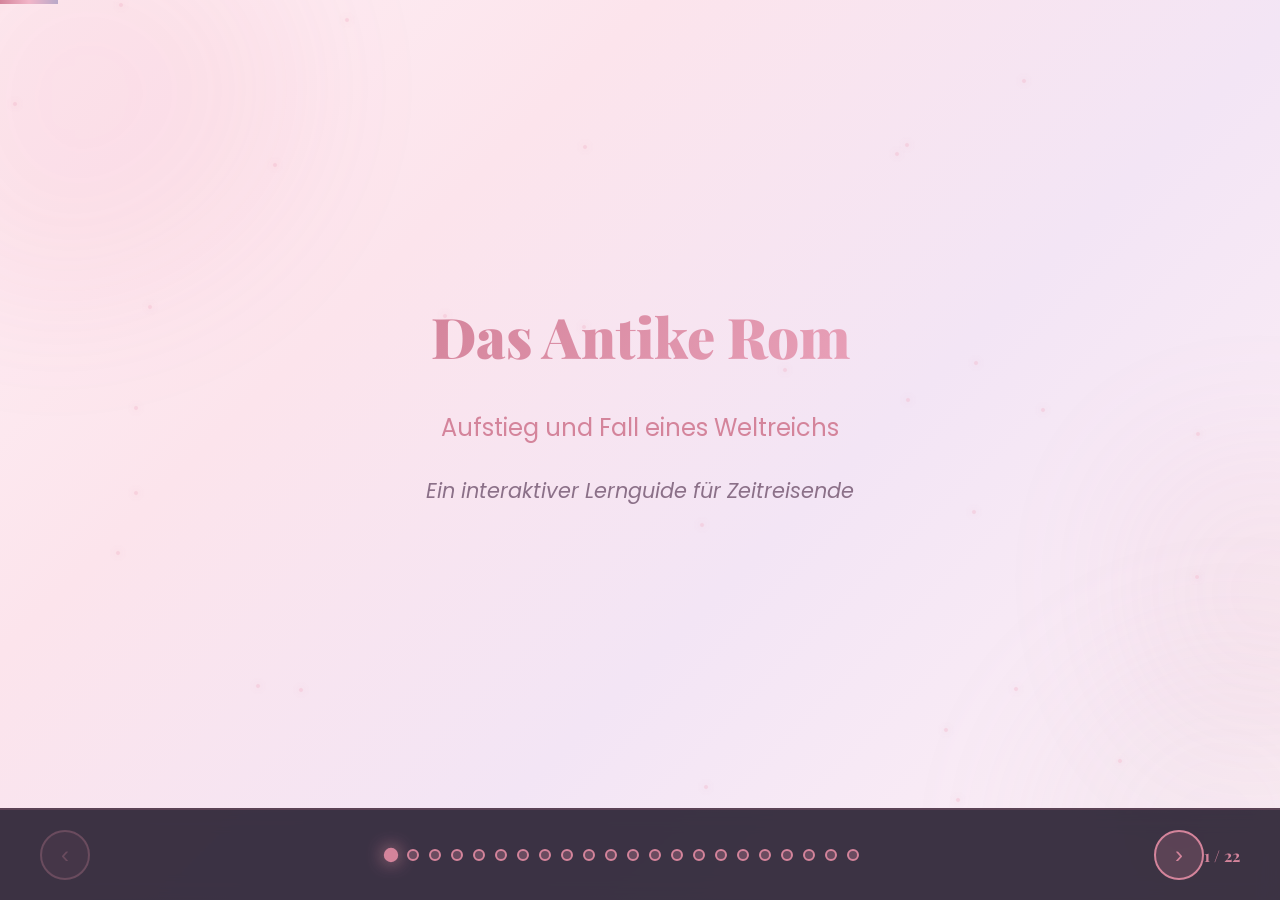
<file: rome-history-deck.html>
<!DOCTYPE html>
<html lang="de">
<head>
    <meta charset="UTF-8">
    <meta name="viewport" content="width=device-width, initial-scale=1.0">
    <title>Das Antike Rom - Interaktives Lerndeck</title>
    <link href="https://fonts.googleapis.com/css2?family=Playfair+Display:wght@400;600;700;800&family=Poppins:wght@300;400;500;600;700&display=swap" rel="stylesheet">
    <style>
        * {
            margin: 0;
            padding: 0;
            box-sizing: border-box;
        }

        :root {
            --bg: #fef0f5;
            --surface: #ffffff;
            --gold: #d4849b;
            --gold-light: #f2b5c8;
            --teal: #b8a9c9;
            --rose: #e74c7a;
            --text: #3d2b3d;
            --text-dim: #8b7088;
            --accent: #f7c5d5;
            --glass: rgba(255, 255, 255, 0.7);
            --shine: linear-gradient(135deg, #fce4ec 0%, #f8bbd0 50%, #fce4ec 100%);
        }

        body {
            font-family: 'Poppins', sans-serif;
            background: linear-gradient(135deg, #fef0f5 0%, #fce4ec 30%, #f3e5f5 60%, #fef0f5 100%);
            color: var(--text);
            overflow: hidden;
            height: 100vh;
            position: relative;
        }

        /* Particle animation */
        .particles {
            position: fixed;
            top: 0;
            left: 0;
            width: 100%;
            height: 100%;
            pointer-events: none;
            z-index: 1;
        }

        .particle {
            position: absolute;
            width: 4px;
            height: 4px;
            background: var(--gold-light);
            border-radius: 50%;
            opacity: 0.4;
            box-shadow: 0 0 8px rgba(212, 132, 155, 0.6);
        }

        @keyframes float {
            0% {
                transform: translateY(100vh) translateX(0);
                opacity: 0;
            }
            10% {
                opacity: 0.5;
            }
            90% {
                opacity: 0.5;
            }
            100% {
                transform: translateY(-100vh) translateX(100px);
                opacity: 0;
            }
        }

        /* Blob shapes */
        .blob {
            position: fixed;
            opacity: 0.08;
            filter: blur(80px);
            pointer-events: none;
            z-index: 0;
        }

        .blob-1 {
            width: 400px;
            height: 400px;
            background: var(--rose);
            border-radius: 40% 60% 70% 30% / 40% 50% 60% 50%;
            top: -100px;
            left: -100px;
            animation: blobMove1 8s infinite;
        }

        .blob-2 {
            width: 350px;
            height: 350px;
            background: var(--teal);
            border-radius: 60% 40% 30% 70% / 60% 30% 70% 40%;
            bottom: -100px;
            right: -100px;
            animation: blobMove2 10s infinite;
        }

        .blob-3 {
            width: 300px;
            height: 300px;
            background: var(--gold);
            border-radius: 30% 70% 70% 30% / 30% 30% 70% 70%;
            top: 50%;
            right: -150px;
            animation: blobMove3 12s infinite;
        }

        @keyframes blobMove1 {
            0%, 100% { transform: translate(0, 0) rotate(0deg); }
            33% { transform: translate(30px, -50px) rotate(120deg); }
            66% { transform: translate(-20px, 30px) rotate(240deg); }
        }

        @keyframes blobMove2 {
            0%, 100% { transform: translate(0, 0) rotate(0deg); }
            33% { transform: translate(-30px, 50px) rotate(120deg); }
            66% { transform: translate(20px, -30px) rotate(240deg); }
        }

        @keyframes blobMove3 {
            0%, 100% { transform: translate(0, 0) rotate(0deg); }
            33% { transform: translate(-50px, -30px) rotate(120deg); }
            66% { transform: translate(50px, 20px) rotate(240deg); }
        }

        /* Container */
        .deck-container {
            position: relative;
            z-index: 10;
            width: 100%;
            height: 100%;
            display: flex;
            flex-direction: column;
            overflow: hidden;
        }

        /* Slides */
        .slides-wrapper {
            flex: 1;
            position: relative;
            overflow: hidden;
        }

        .slide {
            position: absolute;
            top: 0;
            left: 0;
            width: 100%;
            height: 100%;
            display: flex;
            flex-direction: column;
            justify-content: center;
            align-items: center;
            padding: 60px;
            opacity: 0;
            pointer-events: none;
            transition: opacity 0.6s cubic-bezier(0.4, 0, 0.2, 1);
        }

        .slide.active {
            opacity: 1;
            pointer-events: auto;
        }

        .slide h1 {
            font-family: 'Playfair Display', serif;
            font-size: 3.5em;
            font-weight: 900;
            margin-bottom: 20px;
            background: linear-gradient(135deg, #d4849b, #e8a0b8);
            -webkit-background-clip: text;
            -webkit-text-fill-color: transparent;
            background-clip: text;
            text-align: center;
            line-height: 1.2;
        }

        .slide h2 {
            font-family: 'Playfair Display', serif;
            font-size: 2.5em;
            font-weight: 700;
            margin-bottom: 30px;
            color: var(--gold);
            text-align: center;
            border-bottom: 3px solid var(--gold);
            padding-bottom: 15px;
            display: inline-block;
        }

        .slide h3 {
            font-family: 'Playfair Display', serif;
            font-size: 1.5em;
            font-weight: 700;
            color: var(--teal);
            margin-top: 20px;
            margin-bottom: 15px;
        }

        .slide-subtitle {
            font-size: 1.3em;
            color: var(--text-dim);
            margin-top: 10px;
            font-style: italic;
        }

        .slide-content {
            font-size: 1.1em;
            line-height: 1.8;
            max-width: 900px;
            text-align: center;
            margin-top: 30px;
        }

        /* Glass morphism cards */
        .card {
            background: rgba(255, 255, 255, 0.8);
            border: 2px solid rgba(212, 132, 155, 0.3);
            backdrop-filter: blur(10px);
            border-radius: 15px;
            padding: 25px;
            margin: 15px auto;
            max-width: 700px;
            transition: all 0.3s ease;
        }

        .card:hover {
            border-color: var(--gold);
            box-shadow: 0 0 30px rgba(212, 132, 155, 0.3), inset 0 0 20px rgba(212, 132, 155, 0.1);
        }

        .card-content {
            text-align: left;
        }

        .card-list {
            list-style: none;
            text-align: left;
        }

        .card-list li {
            margin: 15px 0;
            padding-left: 30px;
            position: relative;
        }

        .card-list li:before {
            content: "▸";
            color: var(--gold);
            position: absolute;
            left: 0;
            font-size: 1.5em;
        }

        /* Tap to reveal */
        .reveal-box {
            background: rgba(232, 67, 147, 0.1);
            border: 2px dashed var(--rose);
            border-radius: 10px;
            padding: 20px;
            margin: 20px auto;
            max-width: 700px;
            cursor: pointer;
            transition: all 0.3s ease;
        }

        .reveal-box:hover {
            background: rgba(232, 67, 147, 0.2);
            border-color: var(--rose);
            box-shadow: 0 0 20px rgba(232, 67, 147, 0.3);
        }

        .reveal-box.revealed {
            background: rgba(38, 198, 218, 0.1);
            border-color: var(--teal);
        }

        .reveal-question {
            color: var(--rose);
            font-weight: 700;
            cursor: pointer;
            text-decoration: underline;
        }

        .reveal-answer {
            color: var(--teal);
            margin-top: 15px;
            font-size: 1.05em;
            line-height: 1.6;
            display: none;
        }

        .reveal-box.revealed .reveal-answer {
            display: block;
        }

        /* Accordion */
        .accordion {
            margin: 20px auto;
            max-width: 700px;
        }

        .accordion-item {
            background: rgba(255, 255, 255, 0.8);
            border: 2px solid rgba(212, 132, 155, 0.3);
            backdrop-filter: blur(10px);
            border-radius: 10px;
            margin: 10px 0;
            overflow: hidden;
            transition: all 0.3s ease;
        }

        .accordion-header {
            padding: 15px 20px;
            cursor: pointer;
            background: rgba(212, 132, 155, 0.1);
            color: var(--gold);
            font-weight: 700;
            display: flex;
            justify-content: space-between;
            align-items: center;
            transition: all 0.3s ease;
        }

        .accordion-header:hover {
            background: rgba(212, 132, 155, 0.2);
            color: var(--gold);
        }

        .accordion-header::after {
            content: "▼";
            transition: transform 0.3s ease;
            color: var(--gold);
        }

        .accordion-item.active .accordion-header::after {
            transform: rotate(180deg);
        }

        .accordion-content {
            max-height: 0;
            overflow: hidden;
            transition: max-height 0.3s ease;
            padding: 0 20px;
        }

        .accordion-item.active .accordion-content {
            max-height: 500px;
            padding: 15px 20px;
        }

        .accordion-text {
            line-height: 1.6;
            color: var(--text);
        }

        /* Quiz */
        .quiz-container {
            max-width: 800px;
            margin: 20px auto;
        }

        .quiz-question {
            background: rgba(255, 255, 255, 0.8);
            border: 2px solid rgba(38, 198, 218, 0.3);
            backdrop-filter: blur(10px);
            border-radius: 10px;
            padding: 25px;
            margin: 15px 0;
        }

        .quiz-question-text {
            color: var(--teal);
            font-weight: 700;
            margin-bottom: 15px;
            font-size: 1.1em;
        }

        .quiz-options {
            list-style: none;
        }

        .quiz-option {
            background: rgba(212, 132, 155, 0.05);
            border: 2px solid rgba(212, 132, 155, 0.2);
            border-radius: 8px;
            padding: 12px 15px;
            margin: 10px 0;
            cursor: pointer;
            transition: all 0.3s ease;
            display: flex;
            align-items: center;
        }

        .quiz-option:hover {
            background: rgba(212, 132, 155, 0.15);
            border-color: var(--gold);
        }

        .quiz-option input {
            margin-right: 10px;
            cursor: pointer;
        }

        .quiz-option.correct {
            background: rgba(38, 198, 218, 0.3);
            border-color: var(--teal);
        }

        .quiz-option.incorrect {
            background: rgba(232, 67, 147, 0.3);
            border-color: var(--rose);
        }

        .quiz-feedback {
            margin-top: 15px;
            padding: 15px;
            border-radius: 8px;
            text-align: center;
            font-weight: 700;
            display: none;
        }

        .quiz-feedback.show {
            display: block;
        }

        .quiz-feedback.correct {
            background: rgba(38, 198, 218, 0.2);
            color: var(--teal);
        }

        .quiz-feedback.incorrect {
            background: rgba(232, 67, 147, 0.2);
            color: var(--rose);
        }

        /* Comparison table */
        .comparison-table {
            width: 100%;
            max-width: 700px;
            margin: 20px auto;
            border-collapse: collapse;
            background: rgba(255, 255, 255, 0.8);
            border-radius: 10px;
            overflow: hidden;
            border: 2px solid rgba(212, 132, 155, 0.3);
        }

        .comparison-table th {
            background: rgba(212, 132, 155, 0.2);
            border-bottom: 2px solid rgba(212, 132, 155, 0.3);
            color: var(--gold);
            font-weight: 700;
            padding: 15px;
            text-align: left;
        }

        .comparison-table td {
            padding: 12px 15px;
            border-bottom: 1px solid rgba(212, 132, 155, 0.1);
            color: var(--text);
        }

        .comparison-table tr:last-child td {
            border-bottom: none;
        }

        .comparison-table tr:nth-child(even) {
            background: rgba(212, 132, 155, 0.05);
        }

        /* Timeline */
        .timeline {
            position: relative;
            max-width: 900px;
            margin: 30px auto;
            padding: 20px;
        }

        .timeline-item {
            margin-bottom: 30px;
            padding-left: 60px;
            position: relative;
        }

        .timeline-item::before {
            content: "";
            position: absolute;
            left: 15px;
            top: 0;
            width: 20px;
            height: 20px;
            background: var(--gold);
            border: 3px solid var(--bg);
            border-radius: 50%;
            box-shadow: 0 0 15px var(--gold);
        }

        .timeline-item::after {
            content: "";
            position: absolute;
            left: 24px;
            top: 20px;
            width: 2px;
            height: calc(100% + 10px);
            background: linear-gradient(to bottom, var(--gold), transparent);
        }

        .timeline-item:last-child::after {
            display: none;
        }

        .timeline-date {
            color: var(--gold);
            font-weight: 700;
            font-size: 0.95em;
        }

        .timeline-text {
            color: var(--text);
            margin-top: 5px;
            font-size: 0.95em;
        }

        /* Navigation */
        .nav-bottom {
            position: relative;
            z-index: 20;
            display: flex;
            justify-content: space-between;
            align-items: center;
            padding: 20px 40px;
            background: rgba(13, 6, 24, 0.8);
            backdrop-filter: blur(10px);
            border-top: 2px solid rgba(212, 132, 155, 0.2);
        }

        .nav-arrow {
            background: rgba(212, 132, 155, 0.2);
            border: 2px solid var(--gold);
            color: var(--gold);
            width: 50px;
            height: 50px;
            border-radius: 50%;
            cursor: pointer;
            display: flex;
            align-items: center;
            justify-content: center;
            font-size: 1.5em;
            transition: all 0.3s ease;
        }

        .nav-arrow:hover {
            background: var(--gold);
            color: #ffffff;
            box-shadow: 0 0 20px rgba(212, 132, 155, 0.6);
        }

        .nav-arrow:disabled {
            opacity: 0.3;
            cursor: not-allowed;
        }

        .nav-dots {
            display: flex;
            gap: 10px;
            justify-content: center;
            flex: 1;
        }

        .dot {
            width: 12px;
            height: 12px;
            border-radius: 50%;
            background: rgba(212, 132, 155, 0.3);
            border: 2px solid var(--gold);
            cursor: pointer;
            transition: all 0.3s ease;
        }

        .dot.active {
            background: var(--gold);
            box-shadow: 0 0 15px var(--gold);
            transform: scale(1.2);
        }

        .slide-counter {
            color: var(--gold);
            font-weight: 700;
            font-family: 'Playfair Display', serif;
        }

        /* Progress bar */
        .progress-bar {
            position: fixed;
            top: 0;
            left: 0;
            height: 4px;
            background: linear-gradient(90deg, var(--gold), var(--gold-light), var(--teal));
            z-index: 30;
            transition: width 0.6s ease;
        }

        /* Responsive */
        @media (max-width: 768px) {
            .slide {
                padding: 40px 20px;
            }

            .slide h1 {
                font-size: 2.2em;
            }

            .slide h2 {
                font-size: 1.8em;
            }

            .slide-content {
                font-size: 1em;
            }

            .nav-bottom {
                padding: 15px 20px;
            }

            .nav-arrow {
                width: 40px;
                height: 40px;
                font-size: 1.2em;
            }

            .comparison-table {
                font-size: 0.9em;
            }

            .comparison-table th,
            .comparison-table td {
                padding: 10px;
            }

            .timeline-item {
                padding-left: 40px;
            }

            .timeline-item::before {
                left: 5px;
                width: 16px;
                height: 16px;
            }

            .timeline-item::after {
                left: 13px;
            }
        }
    </style>
</head>
<body>
    <!-- Particle background -->
    <div class="particles" id="particles"></div>

    <!-- Blob decorations -->
    <div class="blob blob-1"></div>
    <div class="blob blob-2"></div>
    <div class="blob blob-3"></div>

    <!-- Main container -->
    <div class="deck-container">
        <!-- Progress bar -->
        <div class="progress-bar" id="progressBar"></div>

        <!-- Slides -->
        <div class="slides-wrapper">
            <!-- SLIDE 1: Title -->
            <div class="slide active">
                <h1>Das Antike Rom</h1>
                <p style="font-size: 1.5em; color: var(--gold); margin: 20px 0;">Aufstieg und Fall eines Weltreichs</p>
                <p class="slide-subtitle">Ein interaktiver Lernguide für Zeitreisende</p>
            </div>

            <!-- SLIDE 2: Der Gründungsmythos -->
            <div class="slide">
                <h2>Der Gründungsmythos</h2>
                <div class="card">
                    <div class="card-content">
                        <p style="margin-bottom: 15px;">Romulus und Remus waren Zwillinge, Söhne des Kriegsgottes Mars. Eine Wölfin rettete und zog sie auf. Romulus tötete seinen Bruder Remus im Streit und gründete die Stadt Rom im Jahr 753 v. Chr.</p>
                    </div>
                </div>
                <div class="reveal-box" onclick="toggleReveal(this)">
                    <div class="reveal-question">Tippen zum Aufdecken: Warum erzählten die Römer diese Geschichte?</div>
                    <div class="reveal-answer">Sie wollten zeigen, dass sie von Göttern abstammen — das machte sie stolz und stark.</div>
                </div>
            </div>

            <!-- SLIDE 3: Archäologische Fakten -->
            <div class="slide">
                <h2>Die archäologischen Fakten</h2>
                <div class="card">
                    <div class="card-content">
                        <p style="margin-bottom: 20px;">Archäologen fanden nicht die Spuren von Göttern, sondern einfache Lehmhütten auf Hügeln am Fluss Tiber. Bauern und Hirten siedelten dort wegen der strategischen Lage — gut für Handel und Verteidigung.</p>
                    </div>
                </div>
                <table class="comparison-table">
                    <thead>
                        <tr>
                            <th>Mythos</th>
                            <th>Archäologische Fakten</th>
                        </tr>
                    </thead>
                    <tbody>
                        <tr>
                            <td>Göttliche Abstammung</td>
                            <td>Einfache Bauern</td>
                        </tr>
                        <tr>
                            <td>Übernatürliche Stärke</td>
                            <td>Strategische Lage am Tiber</td>
                        </tr>
                        <tr>
                            <td>Glanz und Pracht</td>
                            <td>Lehmhütten und Handwerk</td>
                        </tr>
                    </tbody>
                </table>
            </div>

            <!-- SLIDE 4: Die Gesellschaftspyramide -->
            <div class="slide">
                <h2>Die Gesellschaftspyramide</h2>
                <div class="accordion">
                    <div class="accordion-item active">
                        <div class="accordion-header">Patrizier (oben)</div>
                        <div class="accordion-content">
                            <div class="accordion-text">Der Adel. Reiche Landbesitzer, die anfangs die gesamte politische Macht hatten. Sie kontrollierten den Senat und die Regierung.</div>
                        </div>
                    </div>
                    <div class="accordion-item">
                        <div class="accordion-header">Plebejer (Mitte)</div>
                        <div class="accordion-content">
                            <div class="accordion-text">Das einfache Volk. Bauern, Handwerker, Händler. Sie mussten in den Krieg ziehen, durften aber lange nicht mitbestimmen.</div>
                        </div>
                    </div>
                    <div class="accordion-item">
                        <div class="accordion-header">Sklaven (unten)</div>
                        <div class="accordion-content">
                            <div class="accordion-text">Kriegsgefangene ohne Rechte. Sie waren das Eigentum anderer Menschen und mussten alle Arbeiten verrichten.</div>
                        </div>
                    </div>
                </div>
            </div>

            <!-- SLIDE 5: Was ist eine Republik? -->
            <div class="slide">
                <h2>Was ist eine Republik?</h2>
                <div class="card">
                    <div class="card-content">
                        <p style="margin-bottom: 20px;">Eine Staatsform, in der das Volk (oder Teile davon) die Regierung wählt. Kein König!</p>
                        <h3>Die wichtigsten Organe:</h3>
                    </div>
                </div>
                <div class="card">
                    <ul class="card-list">
                        <li><strong>Senat:</strong> 300 Patrizier. Die echten Machthaber. Sie beraten, kontrollieren die Finanzen und leiten die Politik.</li>
                        <li><strong>Volksversammlungen:</strong> Wählen die Beamten und stimmen über Gesetze ab.</li>
                        <li><strong>Konsuln:</strong> Die zwei höchsten Führer (Regierungschefs) in Krieg und Frieden.</li>
                    </ul>
                </div>
            </div>

            <!-- SLIDE 6: Anti-Diktator-System -->
            <div class="slide">
                <h2>Das Anti-Diktator-System</h2>
                <p class="slide-content" style="margin-top: 20px;">Drei clevere Sicherungen gegen Tyrannen:</p>
                <div class="accordion">
                    <div class="accordion-item active">
                        <div class="accordion-header">1. Kollegialität</div>
                        <div class="accordion-content">
                            <div class="accordion-text">Alle Ämter werden mindestens doppelt besetzt. Man muss zusammenarbeiten, sonst kann man nichts entscheiden!</div>
                        </div>
                    </div>
                    <div class="accordion-item">
                        <div class="accordion-header">2. Annuität</div>
                        <div class="accordion-content">
                            <div class="accordion-text">Die Macht ist streng auf nur ein Jahr begrenzt. Danach ist man wieder normaler Bürger. Keine Chance, sich festzusetzen!</div>
                        </div>
                    </div>
                    <div class="accordion-item">
                        <div class="accordion-header">3. Veto-Recht</div>
                        <div class="accordion-content">
                            <div class="accordion-text">Ein Kollege konnte Entscheidungen des anderen jederzeit blockieren. "Ich verbiete!" Das war das Veto.</div>
                        </div>
                    </div>
                </div>
                <div class="reveal-box" onclick="toggleReveal(this)" style="margin-top: 25px;">
                    <div class="reveal-question">Mini-Quiz: Welches Prinzip bedeutet, dass man nur EIN Jahr regieren darf?</div>
                    <div class="reveal-answer">Annuität — die Begrenzung der Amtszeit auf genau ein Jahr.</div>
                </div>
            </div>

            <!-- SLIDE 7: Die Standeskämpfe -->
            <div class="slide">
                <h2>Die Standeskämpfe</h2>
                <div class="card">
                    <div class="card-content">
                        <p style="margin-bottom: 15px;"><strong>Das Problem:</strong> Plebejer mussten kämpfen, hatten aber nichts zu sagen.</p>
                        <p style="margin-bottom: 15px;"><strong>Die Waffe der Plebejer:</strong> Der Auszug aus der Stadt (Streik). Ohne sie gibt es keine Armee und kein Essen!</p>
                        <p style="margin-bottom: 15px;"><strong>Das Resultat:</strong> Die Patrizier geben nach. Die Plebejer bekommen eigene Beamte (Volkstribunen) mit Veto-Recht!</p>
                    </div>
                </div>
            </div>

            <!-- SLIDE 8: Der Cursus Honorum -->
            <div class="slide">
                <h2>Der Cursus Honorum</h2>
                <p class="slide-content">Die feste Ämterlaufbahn — man muss jede Stufe nacheinander nehmen:</p>
                <div class="timeline">
                    <div class="timeline-item">
                        <div class="timeline-date">Stufe 1</div>
                        <div class="timeline-text">Quästor (Finanzen)</div>
                    </div>
                    <div class="timeline-item">
                        <div class="timeline-date">Stufe 2</div>
                        <div class="timeline-text">Ädil (Spiele & Polizei)</div>
                    </div>
                    <div class="timeline-item">
                        <div class="timeline-date">Stufe 3</div>
                        <div class="timeline-text">Prätor (Richter)</div>
                    </div>
                    <div class="timeline-item">
                        <div class="timeline-date">Stufe 4</div>
                        <div class="timeline-text">Konsul (Regierungschef)</div>
                    </div>
                </div>
                <div class="card">
                    <div class="card-content">
                        <p><strong>Der "Homo Novus":</strong> Jemand, der als Erster aus seiner Familie Konsul wird. Extrem selten und von den Patriziern oft verachtet!</p>
                    </div>
                </div>
            </div>

            <!-- SLIDE 9: Demokratie-Check -->
            <div class="slide">
                <h2>Demokratie-Check</h2>
                <p class="slide-content">War Rom wirklich eine Demokratie? Vergleich mit der modernen Schweiz:</p>
                <table class="comparison-table">
                    <thead>
                        <tr>
                            <th>Frage</th>
                            <th>Rom</th>
                            <th>Schweiz</th>
                        </tr>
                    </thead>
                    <tbody>
                        <tr>
                            <td>Wer darf wählen?</td>
                            <td>Nur männliche Bürger</td>
                            <td>Alle erwachsenen Bürger</td>
                        </tr>
                        <tr>
                            <td>Gewaltenteilung?</td>
                            <td>Ja</td>
                            <td>Ja</td>
                        </tr>
                        <tr>
                            <td>Gleichheit der Stimmen?</td>
                            <td>Nein, Reiche zählten mehr</td>
                            <td>Ja, one person, one vote</td>
                        </tr>
                    </tbody>
                </table>
                <div class="card" style="margin-top: 25px;">
                    <div class="card-content">
                        <p><strong>Fazit:</strong> Rom war keine echte Demokratie, sondern eher eine Aristokratie oder Oligarchie — die Herrschaft der reichen Adelsfamilien.</p>
                    </div>
                </div>
            </div>

            <!-- SLIDE 10: Die Punischen Kriege -->
            <div class="slide">
                <h2>Die Punischen Kriege</h2>
                <div class="card">
                    <div class="card-content">
                        <p style="margin-bottom: 15px;">Rom vs. Karthago — ein epischer Kampf um das westliche Mittelmeer.</p>
                        <p style="margin-bottom: 15px;">Drei grosse Kriege. Karthagos General Hannibal überquerte sogar die Alpen mit Elefanten!</p>
                        <p>Am Ende zerstörte Rom Karthago komplett und wurde zur unangefochtenen Supermacht.</p>
                    </div>
                </div>
                <div class="reveal-box" onclick="toggleReveal(this)">
                    <div class="reveal-question">Tippen zum Aufdecken: Warum waren die Punischen Kriege so wichtig?</div>
                    <div class="reveal-answer">Sie machten Rom zur Supermacht des Mittelmeerraums. Nach diesen Kriegen konnte Rom alles beherrschen, was es wollte.</div>
                </div>
            </div>

            <!-- SLIDE 11: Romanisierung -->
            <div class="slide">
                <h2>Romanisierung — Das antike Copy & Paste</h2>
                <div class="card">
                    <div class="card-content">
                        <p style="margin-bottom: 20px;">Rom bringt Strassen, fliessendes Wasser, Bäder und Sicherheit in eroberte Gebiete.</p>
                        <p style="margin-bottom: 15px;"><strong>Vorher:</strong> Lokale Kultur und Sprache.</p>
                        <p style="margin-bottom: 15px;"><strong>Nachher:</strong> Eroberte Völker übernehmen freiwillig die Sprache (Latein), die Kultur und die Technik der Römer, weil es Vorteile bringt!</p>
                    </div>
                </div>
            </div>

            <!-- SLIDE 12: Der Preis des Sieges -->
            <div class="slide">
                <h2>Der Preis des Sieges</h2>
                <div class="accordion">
                    <div class="accordion-item active">
                        <div class="accordion-header">Die Reichen</div>
                        <div class="accordion-content">
                            <div class="accordion-text">Senatoren werden durch Kriegsbeute extrem reich. Sie kaufen riesige Ländereien und lassen billige Sklaven arbeiten.</div>
                        </div>
                    </div>
                    <div class="accordion-item">
                        <div class="accordion-header">Die armen Bauern</div>
                        <div class="accordion-content">
                            <div class="accordion-text">Bauern sind jahrelang im Krieg. Ihre Höfe verfallen. Sie können nicht mit Sklavenarbeit konkurrieren, verlieren ihr Land und fliehen arbeitslos nach Rom.</div>
                        </div>
                    </div>
                    <div class="accordion-item">
                        <div class="accordion-header">Das Problem</div>
                        <div class="accordion-content">
                            <div class="accordion-text">Eine Armee aus besitzlosen, wütenden Männern, die nur noch ihrem General treu sind — nicht mehr dem Staat. Die Republik wackelt!</div>
                        </div>
                    </div>
                </div>
            </div>

            <!-- SLIDE 13: Julius Caesar -->
            <div class="slide">
                <h2>Julius Caesar</h2>
                <div class="accordion">
                    <div class="accordion-item active">
                        <div class="accordion-header">Der Aufstieg</div>
                        <div class="accordion-content">
                            <div class="accordion-text">Brillanter Feldherr — erobert Gallien. Nutzt die soziale Krise: Seine Soldaten sind ihm treu, nicht dem Senat. Überschreitet mit seiner Armee den Fluss Rubikon (Bürgerkrieg!).</div>
                        </div>
                    </div>
                    <div class="accordion-item">
                        <div class="accordion-header">Der Fall</div>
                        <div class="accordion-content">
                            <div class="accordion-text">Lässt sich zum Diktator auf Lebenszeit ernennen — bricht die wichtigste Regel Roms (Annuität)! Am 15. März 44 v. Chr. wird er von Senatoren mit 23 Dolchstichen ermordet, um die Republik zu retten.</div>
                        </div>
                    </div>
                </div>
            </div>

            <!-- SLIDE 14: Augustus und das Prinzipat -->
            <div class="slide">
                <h2>Augustus und das Prinzipat</h2>
                <div class="card">
                    <div class="card-content">
                        <p style="margin-bottom: 15px;"><strong>Die Lektion aus Caesars Tod:</strong> Augustus wusste — wer sich König oder Diktator nennt, wird ermordet.</p>
                        <p style="margin-bottom: 15px;"><strong>Der Trick:</strong> Er behauptet: "Ich habe die Republik wiederhergestellt!" Er lässt den Senat und die Konsuln bestehen.</p>
                        <p><strong>Die Realität:</strong> Er nennt sich nur Princeps (Erster unter Gleichen), kontrolliert aber das Militär und die Kassen. Die Republik ist tot. Die Kaiserzeit beginnt.</p>
                    </div>
                </div>
                <div class="reveal-box" onclick="toggleReveal(this)">
                    <div class="reveal-question">Mini-Quiz: Was war der clevere Trick von Augustus?</div>
                    <div class="reveal-answer">Er tat so, als würde die Republik noch existieren, obwohl er die gesamte Macht hatte. So konnte er nicht ermordet werden!</div>
                </div>
            </div>

            <!-- SLIDE 15: Christentum vs. Römische Götter -->
            <div class="slide">
                <h2>Christentum vs. Römische Götter</h2>
                <div class="accordion">
                    <div class="accordion-item active">
                        <div class="accordion-header">Römische Religion</div>
                        <div class="accordion-content">
                            <div class="accordion-text">Polytheismus (viele Götter). Religion ist eine Staatsaufgabe. Man opfert, damit die Götter Rom beschützen. Der Kaiser wird als Gott verehrt.</div>
                        </div>
                    </div>
                    <div class="accordion-item">
                        <div class="accordion-header">Christentum</div>
                        <div class="accordion-content">
                            <div class="accordion-text">Monotheismus (nur ein Gott). Entstand in der römischen Provinz Judäa. Religion ist persönlicher Glaube. Alle Menschen (auch Sklaven) sind vor Gott gleich.</div>
                        </div>
                    </div>
                </div>
            </div>

            <!-- SLIDE 16: Christenverfolgung -->
            <div class="slide">
                <h2>Christenverfolgung</h2>
                <div class="card">
                    <div class="card-content">
                        <p style="margin-bottom: 15px;">Es war ein <strong>politisches Problem</strong>, nicht nur ein religiöses!</p>
                        <p style="margin-bottom: 15px;">Weil Christen den Kaiserkult verweigerten (sie durften nur ihrem einen Gott opfern), galten sie als Staatsfeinde.</p>
                        <p>Sie wurden grausam verfolgt — zum Beispiel in der Arena.</p>
                    </div>
                </div>
            </div>

            <!-- SLIDE 17: Das Reich wird krank -->
            <div class="slide">
                <h2>Das Reich wird krank — innere Probleme</h2>
                <p class="slide-content" style="margin-bottom: 20px;">Vier Gründe für den Niedergang:</p>
                <div class="accordion">
                    <div class="accordion-item active">
                        <div class="accordion-header">1. Schwaches Militär</div>
                        <div class="accordion-content">
                            <div class="accordion-text">Römer wollen nicht mehr kämpfen. Das Heer besteht aus ausländischen Söldnern, die wenig loyal sind.</div>
                        </div>
                    </div>
                    <div class="accordion-item">
                        <div class="accordion-header">2. Machtkämpfe</div>
                        <div class="accordion-content">
                            <div class="accordion-text">Ständige Bürgerkriege. Generäle töten sich gegenseitig, um Kaiser zu werden.</div>
                        </div>
                    </div>
                    <div class="accordion-item">
                        <div class="accordion-header">3. Wirtschaft & Finanzen</div>
                        <div class="accordion-content">
                            <div class="accordion-text">Zu hohe Steuern, Inflation, Handel bricht zusammen.</div>
                        </div>
                    </div>
                    <div class="accordion-item">
                        <div class="accordion-header">4. Moral</div>
                        <div class="accordion-content">
                            <div class="accordion-text">Die alte römische Disziplin und der Einsatz für den Staat verschwinden.</div>
                        </div>
                    </div>
                </div>
                <div class="card" style="margin-top: 25px;">
                    <div class="card-content">
                        <p>Rom war im 5. Jahrhundert innerlich so schwach, dass ein leichter Stoss von aussen reichte.</p>
                    </div>
                </div>
            </div>

            <!-- SLIDE 18: Die Völkerwanderung -->
            <div class="slide">
                <h2>Die Völkerwanderung</h2>
                <p class="slide-content" style="margin-bottom: 20px;">Der Domino-Effekt:</p>
                <div class="timeline">
                    <div class="timeline-item">
                        <div class="timeline-date">1.</div>
                        <div class="timeline-text">Die Hunnen (Reitervolk aus Asien) brechen in Osteuropa ein</div>
                    </div>
                    <div class="timeline-item">
                        <div class="timeline-date">2.</div>
                        <div class="timeline-text">Die germanischen Stämme (Goten, Vandalen) fliehen in Panik vor den Hunnen nach Westen</div>
                    </div>
                    <div class="timeline-item">
                        <div class="timeline-date">3.</div>
                        <div class="timeline-text">Millionen Flüchtlinge und Krieger drücken auf die Grenzen des schwachen Römischen Reiches</div>
                    </div>
                    <div class="timeline-item">
                        <div class="timeline-date">4.</div>
                        <div class="timeline-text">Die Grenze bricht!</div>
                    </div>
                </div>
            </div>

            <!-- SLIDE 19: 476 n.Chr. Der Untergang Westroms -->
            <div class="slide">
                <h2>476 n. Chr. — Der Untergang Westroms</h2>
                <div class="accordion">
                    <div class="accordion-item active">
                        <div class="accordion-header">Das Ereignis</div>
                        <div class="accordion-content">
                            <div class="accordion-text">Der germanische Söldnerführer Odoaker setzt den letzten weströmischen Kaiser (Romulus Augustulus) ab.</div>
                        </div>
                    </div>
                    <div class="accordion-item">
                        <div class="accordion-header">Der Grund</div>
                        <div class="accordion-content">
                            <div class="accordion-text">Ein Mix aus innerer Fäulnis (Wirtschaft, Politik) und dem Druck von aussen (Völkerwanderung). Der perfekte Sturm.</div>
                        </div>
                    </div>
                    <div class="accordion-item">
                        <div class="accordion-header">Das Ende</div>
                        <div class="accordion-content">
                            <div class="accordion-text">Es gibt keinen neuen weströmischen Kaiser mehr. Das antike Weltreich im Westen ist Geschichte. Das Mittelalter beginnt!</div>
                        </div>
                    </div>
                </div>
            </div>

            <!-- SLIDE 20: Methoden — Wie arbeiten Historiker? -->
            <div class="slide">
                <h2>Methoden — Wie arbeiten Historiker?</h2>
                <div class="accordion">
                    <div class="accordion-item active">
                        <div class="accordion-header">Geschichtskarten analysieren</div>
                        <div class="accordion-content">
                            <div class="accordion-text">Karten zeigen nicht nur Orte, sondern auch Entwicklungen. Wie gross war das Reich? Wo verliefen Handelsrouten? Achte immer auf die Legende!</div>
                        </div>
                    </div>
                    <div class="accordion-item">
                        <div class="accordion-header">Historische Quellen interpretieren</div>
                        <div class="accordion-content">
                            <div class="accordion-text">Texte aus der Vergangenheit (Briefe, Gesetze) sind wie Zeugenaussagen. Wir müssen fragen: Wer hat das geschrieben? Warum? Können wir dem Autor vertrauen?</div>
                        </div>
                    </div>
                </div>
            </div>

            <!-- SLIDE 21: Grosses Quiz -->
            <div class="slide">
                <h2>Grosses Quiz — 10 Fragen</h2>
                <div class="quiz-container" id="quizContainer"></div>
                <div id="quizResults" style="display: none; margin-top: 20px;">
                    <div class="card">
                        <div class="card-content">
                            <p style="font-size: 1.2em; color: var(--gold); margin-bottom: 10px;" id="resultsText"></p>
                            <p style="font-size: 1em;" id="feedbackText"></p>
                        </div>
                    </div>
                </div>
            </div>

            <!-- SLIDE 22: Timeline Zusammenfassung -->
            <div class="slide">
                <h2>Zusammenfassung — Die große Timeline</h2>
                <div class="timeline" style="max-height: 500px; overflow-y: auto;">
                    <div class="timeline-item">
                        <div class="timeline-date">753 v. Chr.</div>
                        <div class="timeline-text">Gründung Roms (der Sage nach)</div>
                    </div>
                    <div class="timeline-item">
                        <div class="timeline-date">509 v. Chr.</div>
                        <div class="timeline-text">Ende der Königszeit, Gründung der Republik</div>
                    </div>
                    <div class="timeline-item">
                        <div class="timeline-date">390 v. Chr.</div>
                        <div class="timeline-text">Gallier plündern Rom</div>
                    </div>
                    <div class="timeline-item">
                        <div class="timeline-date">264–146 v. Chr.</div>
                        <div class="timeline-text">Die Punischen Kriege gegen Karthago</div>
                    </div>
                    <div class="timeline-item">
                        <div class="timeline-date">100 v. Chr.</div>
                        <div class="timeline-text">Geburt von Julius Caesar</div>
                    </div>
                    <div class="timeline-item">
                        <div class="timeline-date">49–48 v. Chr.</div>
                        <div class="timeline-text">Bürgerkrieg zwischen Caesar und dem Senat</div>
                    </div>
                    <div class="timeline-item">
                        <div class="timeline-date">44 v. Chr.</div>
                        <div class="timeline-text">Ermordung von Julius Caesar</div>
                    </div>
                    <div class="timeline-item">
                        <div class="timeline-date">31 v. Chr.</div>
                        <div class="timeline-text">Augustus wird alleiniger Herrscher</div>
                    </div>
                    <div class="timeline-item">
                        <div class="timeline-date">0/1 n. Chr.</div>
                        <div class="timeline-text">Geburt von Jesus Christus (Zeitwende)</div>
                    </div>
                    <div class="timeline-item">
                        <div class="timeline-date">313 n. Chr.</div>
                        <div class="timeline-text">Christentum wird Staatsreligion</div>
                    </div>
                    <div class="timeline-item">
                        <div class="timeline-date">395 n. Chr.</div>
                        <div class="timeline-text">Reich wird in Ost- und Weströmisches Reich aufgeteilt</div>
                    </div>
                    <div class="timeline-item">
                        <div class="timeline-date">476 n. Chr.</div>
                        <div class="timeline-text">Fall des Weströmischen Reiches</div>
                    </div>
                </div>
            </div>
        </div>

        <!-- Navigation -->
        <div class="nav-bottom">
            <button class="nav-arrow" id="prevBtn" onclick="previousSlide()">‹</button>
            <div class="nav-dots" id="dotsContainer"></div>
            <button class="nav-arrow" id="nextBtn" onclick="nextSlide()">›</button>
            <div class="slide-counter" id="slideCounter">1 / 22</div>
        </div>
    </div>

    <script>
        // Quiz Data
        const quizData = [
            {
                question: "Wer gründete der Sage nach die Stadt Rom?",
                options: ["Augustus", "Romulus", "Caesar", "Hannibal"],
                correct: 1
            },
            {
                question: "Was fanden Archäologen wirklich bei der Gründung Roms?",
                options: ["Einen Tempel", "Lehmhütten", "Eine Festung", "Gold"],
                correct: 1
            },
            {
                question: "Welche Gruppe hatte in der Republik anfangs ALLE politische Macht?",
                options: ["Sklaven", "Plebejer", "Patrizier", "Soldaten"],
                correct: 2
            },
            {
                question: "Was bedeutet 'Annuität'?",
                options: ["Doppelbesetzung", "Veto-Recht", "Amtszeit von einem Jahr", "Wahl durch das Volk"],
                correct: 2
            },
            {
                question: "Wie protestierten die Plebejer bei den Standeskämpfen?",
                options: ["Sie brannten den Senat nieder", "Sie verliessen die Stadt", "Sie wählten einen König", "Sie töteten die Konsuln"],
                correct: 1
            },
            {
                question: "Gegen wen kämpfte Rom in den Punischen Kriegen?",
                options: ["Griechenland", "Ägypten", "Karthago", "Persien"],
                correct: 2
            },
            {
                question: "Was war der 'clevere Trick' von Augustus?",
                options: ["Er wurde König", "Er tat so, als existiere die Republik noch", "Er floh nach Ägypten", "Er teilte das Reich"],
                correct: 1
            },
            {
                question: "Warum wurden Christen verfolgt?",
                options: ["Sie waren Diebe", "Sie verweigerten den Kaiserkult", "Sie waren Ausländer", "Sie waren Soldaten"],
                correct: 1
            },
            {
                question: "Was löste die Völkerwanderung aus?",
                options: ["Ein Erdbeben", "Eine Flut", "Das Vordringen der Hunnen", "Ein Vulkan"],
                correct: 2
            },
            {
                question: "Wann fiel das Weströmische Reich?",
                options: ["44 v. Chr.", "476 n. Chr.", "753 v. Chr.", "313 n. Chr."],
                correct: 1
            }
        ];

        let currentSlide = 0;
        const totalSlides = 22;
        let quizAnswers = [];

        // Initialize
        window.addEventListener('DOMContentLoaded', function() {
            createParticles();
            createDots();
            updateSlide();
            initializeQuiz();
            setupKeyboardNavigation();
            setupTouchNavigation();
        });

        // Create floating particles
        function createParticles() {
            const particlesContainer = document.getElementById('particles');
            for (let i = 0; i < 30; i++) {
                const particle = document.createElement('div');
                particle.className = 'particle';
                particle.style.left = Math.random() * 100 + '%';
                particle.style.top = Math.random() * 100 + '%';
                particle.style.animationDuration = (5 + Math.random() * 15) + 's';
                particle.style.animationDelay = Math.random() * 2 + 's';
                particle.style.animation = `float ${5 + Math.random() * 15}s linear ${Math.random() * 2}s infinite`;
                particlesContainer.appendChild(particle);
            }
        }

        // Create navigation dots
        function createDots() {
            const dotsContainer = document.getElementById('dotsContainer');
            for (let i = 0; i < totalSlides; i++) {
                const dot = document.createElement('div');
                dot.className = 'dot' + (i === 0 ? ' active' : '');
                dot.onclick = () => goToSlide(i);
                dotsContainer.appendChild(dot);
            }
        }

        // Update slide display
        function updateSlide() {
            const slides = document.querySelectorAll('.slide');
            slides.forEach((slide, index) => {
                slide.classList.remove('active');
                if (index === currentSlide) {
                    slide.classList.add('active');
                }
            });

            // Update dots
            const dots = document.querySelectorAll('.dot');
            dots.forEach((dot, index) => {
                dot.classList.remove('active');
                if (index === currentSlide) {
                    dot.classList.add('active');
                }
            });

            // Update counter
            document.getElementById('slideCounter').textContent = (currentSlide + 1) + ' / ' + totalSlides;

            // Update progress bar
            const progress = ((currentSlide + 1) / totalSlides) * 100;
            document.getElementById('progressBar').style.width = progress + '%';

            // Update button states
            document.getElementById('prevBtn').disabled = currentSlide === 0;
            document.getElementById('nextBtn').disabled = currentSlide === totalSlides - 1;
        }

        // Navigation functions
        function nextSlide() {
            if (currentSlide < totalSlides - 1) {
                currentSlide++;
                updateSlide();
            }
        }

        function previousSlide() {
            if (currentSlide > 0) {
                currentSlide--;
                updateSlide();
            }
        }

        function goToSlide(n) {
            currentSlide = n;
            updateSlide();
        }

        // Keyboard navigation
        function setupKeyboardNavigation() {
            document.addEventListener('keydown', (e) => {
                if (e.key === 'ArrowRight') nextSlide();
                if (e.key === 'ArrowLeft') previousSlide();
            });
        }

        // Touch/Swipe navigation
        let touchStartX = 0;
        let touchEndX = 0;

        function setupTouchNavigation() {
            document.addEventListener('touchstart', e => {
                touchStartX = e.changedTouches[0].screenX;
            });

            document.addEventListener('touchend', e => {
                touchEndX = e.changedTouches[0].screenX;
                handleSwipe();
            });
        }

        function handleSwipe() {
            const swipeThreshold = 50;
            if (touchStartX - touchEndX > swipeThreshold) {
                nextSlide();
            } else if (touchEndX - touchStartX > swipeThreshold) {
                previousSlide();
            }
        }

        // Reveal box toggle
        function toggleReveal(element) {
            element.classList.toggle('revealed');
        }

        // Accordion functionality
        document.addEventListener('DOMContentLoaded', function() {
            document.querySelectorAll('.accordion-header').forEach(header => {
                header.addEventListener('click', function() {
                    const item = this.parentElement;
                    const isActive = item.classList.contains('active');

                    // Close all items in the same accordion
                    const accordion = item.parentElement;
                    accordion.querySelectorAll('.accordion-item').forEach(accordionItem => {
                        accordionItem.classList.remove('active');
                    });

                    // Open clicked item if it wasn't active
                    if (!isActive) {
                        item.classList.add('active');
                    }
                });
            });
        });

        // Initialize Quiz
        function initializeQuiz() {
            const quizSlideIndex = 20; // Slide 21 is index 20
            if (currentSlide === quizSlideIndex) {
                renderQuiz();
            }
        }

        function renderQuiz() {
            const container = document.getElementById('quizContainer');
            if (container.innerHTML !== '') return; // Already rendered

            container.innerHTML = '';
            quizData.forEach((quiz, index) => {
                const questionDiv = document.createElement('div');
                questionDiv.className = 'quiz-question';
                questionDiv.innerHTML = `
                    <div class="quiz-question-text">${index + 1}. ${quiz.question}</div>
                    <ul class="quiz-options">
                        ${quiz.options.map((option, optIndex) => `
                            <li class="quiz-option">
                                <input type="radio" name="quiz${index}" value="${optIndex}" id="q${index}o${optIndex}" onchange="checkAnswer(${index}, ${optIndex})">
                                <label for="q${index}o${optIndex}" style="cursor: pointer; flex: 1;">${option}</label>
                            </li>
                        `).join('')}
                    </ul>
                    <div class="quiz-feedback" id="feedback${index}"></div>
                `;
                container.appendChild(questionDiv);
            });
        }

        function checkAnswer(questionIndex, selectedIndex) {
            const correct = quizData[questionIndex].correct === selectedIndex;
            const feedback = document.getElementById(`feedback${questionIndex}`);
            const options = document.querySelectorAll(`input[name="quiz${questionIndex}"]`).forEach((input, index) => {
                const label = input.parentElement;
                label.classList.remove('correct', 'incorrect');
                if (index === quizData[questionIndex].correct) {
                    label.classList.add('correct');
                } else if (index === selectedIndex && !correct) {
                    label.classList.add('incorrect');
                }
            });

            feedback.classList.add('show');
            if (correct) {
                feedback.classList.add('correct');
                feedback.classList.remove('incorrect');
                feedback.textContent = '✓ Richtig! Sehr gut!';
                quizAnswers[questionIndex] = true;
            } else {
                feedback.classList.add('incorrect');
                feedback.classList.remove('correct');
                feedback.textContent = '✗ Leider falsch. Die richtige Antwort ist: ' + quizData[questionIndex].options[quizData[questionIndex].correct];
                quizAnswers[questionIndex] = false;
            }

            checkQuizCompletion();
        }

        function checkQuizCompletion() {
            if (quizAnswers.length === quizData.length) {
                const correct = quizAnswers.filter(a => a === true).length;
                const percentage = Math.round((correct / quizData.length) * 100);

                const resultsDiv = document.getElementById('quizResults');
                const resultsText = document.getElementById('resultsText');
                const feedbackText = document.getElementById('feedbackText');

                resultsDiv.style.display = 'block';
                resultsText.textContent = `Dein Ergebnis: ${correct} / ${quizData.length} (${percentage}%)`;

                if (percentage >= 90) {
                    feedbackText.textContent = 'Ausgezeichnet! Du bist ein Rom-Experte! 🏛️';
                } else if (percentage >= 70) {
                    feedbackText.textContent = 'Sehr gut! Du hast viel über Rom gelernt!';
                } else if (percentage >= 50) {
                    feedbackText.textContent = 'Gute Leistung! Schaue dir noch einmal die Slides an.';
                } else {
                    feedbackText.textContent = 'Viel Spass beim Lernen! Versuche es noch einmal!';
                }
            }
        }

        // Watch for slide changes to render quiz when reaching slide 21
        const observer = new MutationObserver(() => {
            if (currentSlide === 20 && document.getElementById('quizContainer').innerHTML === '') {
                renderQuiz();
            }
        });

        observer.observe(document.querySelector('.slides-wrapper'), {
            childList: true,
            subtree: true
        });
    </script>
</body>
</html>
</file>
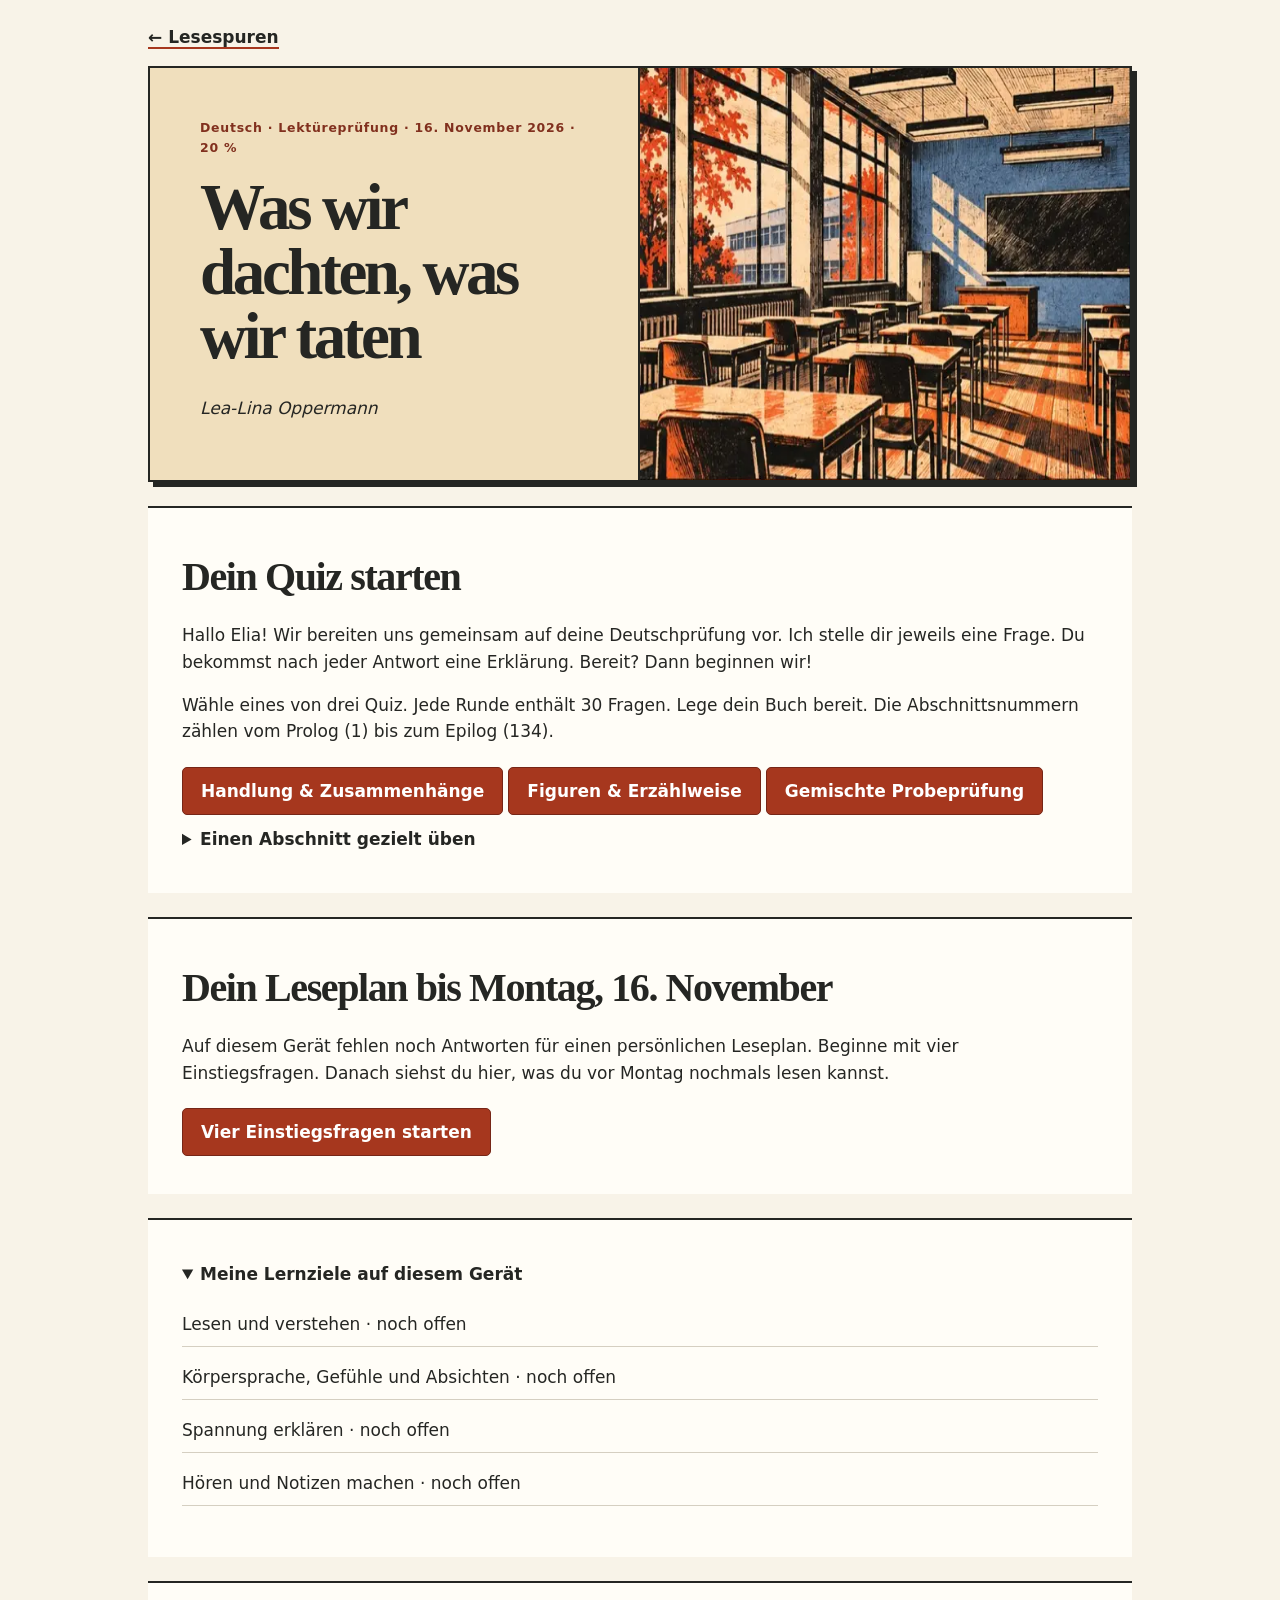
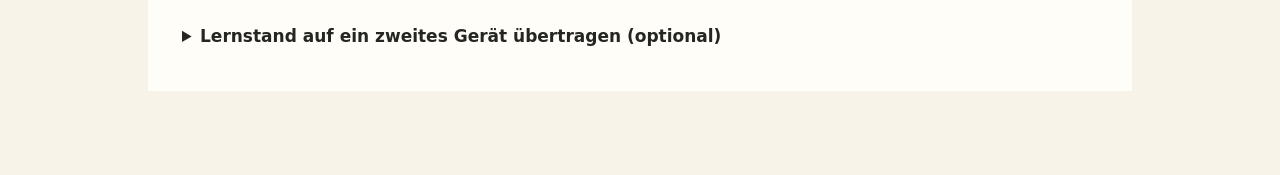
<file: lektuere/roman.html>
<!doctype html><html lang="de-CH"><meta charset="utf-8"><meta name="viewport" content="width=device-width,initial-scale=1"><title>Romanprüfung · Lesespuren</title>
<style>*{box-sizing:border-box}body{margin:0;background:#f7f3e9;color:#203b3e;font:17px/1.55 system-ui}main{max-width:800px;margin:auto;padding:22px 16px 60px}header,article,details.box{padding:clamp(18px,4vw,36px);border-radius:16px;background:#fffefa;border:1px solid #d6d2c4;margin:16px 0}header{background:#193c41;color:#fff8e4}h1,h2{font-family:Georgia,serif;line-height:1.16}h1{font-size:clamp(35px,6vw,60px);margin:.25em 0}button,select,textarea{font:inherit}button{background:#16585b;color:white;border:0;cursor:pointer;border-radius:8px;padding:10px 16px;margin:5px 5px 4px 0}a{color:#16585b}label{display:block;margin:8px 0}textarea,select{width:100%;padding:8px}textarea{min-height:85px}fieldset{border:0;padding:0}legend{font-weight:700}fieldset label{background:#f2f0e7;border-radius:6px;padding:8px}summary{cursor:pointer;font-weight:650}small{display:block}.note{padding:12px;border-left:4px solid #c48d45;background:#f7f0de}meter{width:88px}button:focus-visible,a:focus-visible{outline:3px solid #be791a}</style><link rel="stylesheet" href="leseheft.css">
<main><a href="index.html">← Lesespuren</a><header><small>Deutsch · Lektüreprüfung · 16. November 2026 · 20 %</small><h1>Was wir dachten, was wir taten</h1><p>Lea-Lina Oppermann</p></header>
<article id="quiz"><h2>Dein Quiz starten</h2><p>Hallo Elia! Wir bereiten uns gemeinsam auf deine Deutschprüfung vor. Ich stelle dir jeweils eine Frage. Du bekommst nach jeder Antwort eine Erklärung. Bereit? Dann beginnen wir!</p><p>Wähle eines von drei Quiz. Jede Runde enthält 30 Fragen. Lege dein Buch bereit. Die Abschnittsnummern zählen vom Prolog (1) bis zum Epilog (134).</p><div><button id="handlung">Handlung &amp; Zusammenhänge</button><button id="figuren">Figuren &amp; Erzählweise</button><button id="start">Gemischte Probeprüfung</button></div><details><summary>Einen Abschnitt gezielt üben</summary><label>Abschnitt auswählen <select id="chapter"></select></label><button id="practice">Kapiteltraining starten</button> <button id="lesen">Abschnitt nachlesen</button></details></article>
<article id="task" aria-live="polite"></article><article><h2>Dein Leseplan bis Montag, 16. November</h2><div id="montagsplan"></div><button id="montag">Meine nächste Lernrunde starten</button></article><details class="box" open><summary>Meine Lernziele auf diesem Gerät</summary><div id="history"></div></details><details class="box"><summary>Lernstand auf ein zweites Gerät übertragen (optional)</summary><p id="abgleich" role="status"></p><button id="koppeln">Geräte verbinden</button><button id="teilen" hidden>Privaten Link anzeigen</button><div id="paarung" hidden><p>Öffne diesen privaten Link auf deinem zweiten Gerät. Wer den Link besitzt, kann deinen Lernstand öffnen und ändern.</p><input id="paarlink" readonly aria-label="Privater Verbindungslink"><button id="kopieren">Link kopieren</button></div><button id="jetzt" hidden>Jetzt abgleichen</button><button id="fortsetzen" hidden>Gespeicherten Stand öffnen</button></details></main><script src="kapitel.js"></script><script src="detailfragen.js"></script><script src="szenen.js"></script><script src="roman.js"></script><script src="montag.js"></script><script src="../sync-crypto.js"></script><script src="roman-sync.js?v=2"></script></html>
</file>
<file: lektuere/leseheft.css>
:root{--ink:#252623;--red:#a6371e;--paper:#f8f3e8;--blue:#cadae0}
body{background:var(--paper);color:var(--ink);font-family:"DM Sans",Avenir,system-ui,sans-serif}main{max-width:1080px;padding:24px clamp(16px,4vw,48px) 60px}main>a:first-child{font-weight:750;text-decoration:none;color:var(--ink);border-bottom:2px solid var(--red)}
header{position:relative;isolation:isolate;overflow:hidden;background:#f0dfbd;color:var(--ink);border:2px solid var(--ink);border-radius:0;padding:clamp(20px,4vw,50px);padding-right:54%;box-shadow:5px 5px 0 var(--ink);min-height:260px;display:flex;flex-direction:column;justify-content:center}
header::after,.szene{background-image:url(lesebilder.webp);background-size:200% 200%}header::after{content:"";position:absolute;right:0;top:0;bottom:0;width:50%;background-position:left top;border-left:2px solid var(--ink)}
h1,h2,h3{font-family:"Iowan Old Style",Georgia,serif;color:var(--ink)}h1{font-size:clamp(36px,5.4vw,65px);letter-spacing:-.052em;line-height:.99;margin:.28em 0}header small,#task>small,#work>small{font-size:.78rem;color:#81301e;letter-spacing:.06em;font-weight:800}header p{margin:.5em 0;font-style:italic}
article,details.box,details.panel{border:0;border-top:2px solid var(--ink);border-radius:0;background:#fffdf7;padding:clamp(18px,3vw,34px);margin:24px 0}article h2{margin:.3em 0 .55em;font-size:clamp(28px,4vw,40px);letter-spacing:-.035em}
button,article a[href="roman.html"]{display:inline-block;background:var(--red);color:white;border:1px solid #762617;border-radius:5px;font-weight:700;padding:10px 18px;text-decoration:none}button:hover,article a[href="roman.html"]:hover{background:#792618}details summary{padding:.4em 0}textarea,select{background:#fffdf8;border:1px solid #8c9184;border-radius:5px;color:var(--ink)}fieldset label{border:1px solid #d2c9b9;background:#f8f4ea;padding:12px}fieldset label:has(input:checked){border-color:#3b6266;background:#deeaeb}input{accent-color:#27565c}.note,.feedback{background:#e0e9e5;border-left:4px solid #42656a}.szene{width:min(35%,245px);aspect-ratio:1.5;float:right;margin:0 0 12px 22px;border:1px solid var(--ink)}.raum{background-position:0 0}.stimme{background-position:100% 0}.brief{background-position:0 100%}.klasse{background-position:100% 100%}#task form,#work form{clear:both}progress{height:8px;width:100%;accent-color:var(--red);display:block;margin:0 0 18px}#task:has(>p:only-child){display:none}#history p{border-bottom:1px solid #d5cfc1;padding-bottom:.5em}
@media(max-width:620px){header{padding:20px 20px calc(40vw + 18px);min-height:0}header::after{top:auto;height:38vw;width:100%;border-left:0;border-top:2px solid var(--ink)}.szene{width:32%;margin-left:12px}main{padding-top:16px}}
@media print{header::after,.szene,button,main>a{display:none}header,article{box-shadow:none}header{min-height:0;padding:12px}}
.romanbild{background-image:url(szenen.webp);background-size:400% 400%;aspect-ratio:1.5;width:min(100%,390px);margin:0 0 16px;border:1px solid var(--ink)}#task>.romanbild{float:right;width:min(40%,300px);margin:0 0 14px 18px}#task nav{clear:both}.rueckblick{margin:16px 0;border-block:1px solid #c9bdab;padding:6px 0}.rueckblick[open] summary{margin-bottom:10px}.rueckblick b{color:#713922}
</file>
<file: salon-progress.css>
.salon-dashboard{background:#282332;color:#faf3ff;border-radius:28px;padding:32px;margin:0 0 48px;box-shadow:0 20px 60px #4b335021;scroll-margin-top:15px}.salon-heading .eyebrow{color:#e8b5d2;letter-spacing:3px}.salon-heading h2{font-size:clamp(32px,5vw,52px);max-width:650px;margin:14px 0}.salon-heading>p:last-child{color:#d8cfe0}.readiness{padding:16px 0;border-top:1px solid #65576b;border-bottom:1px solid #65576b;font-weight:600}.nail-palette{display:grid;grid-template-columns:repeat(4,minmax(0,1fr));gap:12px;margin:24px 0}.nail-card{border:1px solid #66566f;border-radius:20px;background:#332c3e;color:#faf3ff;padding:10px;display:flex;flex-direction:column;align-items:center;gap:5px;min-width:0}.nail-card:hover{background:#4a3a55;border-color:#e8b5d2}.nail-card svg{height:160px;max-width:130px;filter:drop-shadow(0 9px 7px #150f1b77)}.nail-card strong{font-size:15px;overflow-wrap:anywhere}.nail-card span{font-size:13px;color:#f2bfdc}.nail-card small{font-size:11px;color:#e0d6e7}.salon-bottom{display:grid;grid-template-columns:1fr 1fr;gap:24px;border-top:1px solid #65576b;padding-top:20px}.salon-bottom h3{font-size:26px}.salon-dashboard button:not(.nail-card){background:#efb8d2;border-color:#efb8d2;color:#282332}.salon-dashboard .muted{color:#d1c3dc}.salon-dashboard details{border-top:1px solid #65576b;padding-top:16px;font-size:14px}.salon-dashboard #mistake-history p{padding:12px;background:#3b3147;border-radius:12px}.salon-dashboard #evidence{font-size:14px}.salon-dashboard #evidence b{color:#c0e4d3}.feedback.bad,#mission-feedback.bad{background:#fff0f2;border-left:4px solid #a01739;padding:16px;color:#861734}.feedback.ok{background:#e8f8f0;padding:14px;border-left:4px solid #17623e}#followup-reason{font-size:15px}#dashboard :focus-visible{outline-color:#fff} @media(max-width:600px){.salon-dashboard{padding:20px 14px;border-radius:20px}.nail-palette{grid-template-columns:repeat(2,minmax(0,1fr));gap:10px}.nail-card svg{height:145px}.salon-bottom{grid-template-columns:1fr;gap:8px}.nail-card strong{font-size:14px}}@media print{.salon-dashboard{display:none}}

.sync-panel{background:#fffaf1;border:2px solid #dac9df;border-radius:24px;padding:24px;margin:0 0 40px;scroll-margin-top:20px}.sync-panel h2{margin-top:8px}.sync-panel input,.sync-panel textarea{width:100%;max-width:650px}.sync-panel textarea{font:14px/1.5 system-ui;overflow-wrap:anywhere}.sync-panel form button{margin-top:14px}#sync-status,#offline-status{padding:12px 14px;background:#e8f8f0;border-radius:12px;font-weight:600}.swipe-note{color:#d8cfe0;font-size:13px}.train-nav{display:none}.sr-only{position:absolute;width:1px;height:1px;overflow:hidden;clip:rect(0,0,0,0)}html{scroll-behavior:smooth}button,.navlink{min-height:46px}input,select,textarea{font-size:17px}button{touch-action:manipulation}section{scroll-margin-top:16px}input[type=range]{min-height:44px} @media(max-width:600px){body{padding-bottom:calc(76px + env(safe-area-inset-bottom))}header h1{font-size:38px}.nail-palette{display:grid;grid-template-columns:none;grid-auto-flow:column;grid-auto-columns:145px;overflow-x:auto;scroll-snap-type:x mandatory;padding-bottom:12px}.nail-card{scroll-snap-align:start}.nail-card svg{height:130px}.train-nav{position:fixed;bottom:0;left:0;right:0;z-index:30;display:flex;justify-content:space-around;gap:2px;padding:8px 6px calc(8px + env(safe-area-inset-bottom));background:#282332f5;border-top:1px solid #75657b;backdrop-filter:blur(12px);max-width:none}.train-nav a{font-size:14px;text-decoration:none;color:#fff3fc;min-height:44px;padding:10px 8px;display:flex;align-items:center}.sync-panel{padding:18px 16px}.sync-panel .row{display:grid;grid-template-columns:1fr;width:100%}nav[aria-label="Lernbereiche"]{flex-wrap:nowrap;overflow:auto;padding-bottom:16px;white-space:nowrap}.shape-lab svg{height:240px}.mission-stage svg{min-height:200px}.mission-body input{width:140px}.grid{grid-template-columns:minmax(0,1fr)}.card,.shape-lab,.mission-body{min-width:0}table{min-width:360px}#exam-result button{margin-top:14px;max-width:100%}}@media(prefers-reduced-motion:reduce){html{scroll-behavior:auto}*{animation:none!important;transition:none!important}}

.pairing-qr{margin:22px 0;padding:20px;border:2px solid #dac9df;border-radius:18px;max-width:540px;background:#fffaf1}.pairing-qr h3{margin-top:0}.pairing-qr p{max-width:440px}#pairing-qr-image{width:100%;max-width:320px;background:#fff;margin:16px auto;line-height:0}#pairing-qr-image svg{display:block;width:100%;height:auto;max-height:none;shape-rendering:crispEdges}#pairing-qr-image svg path{fill:#000!important;stroke:none!important}#pairing-qr-image svg rect{fill:#fff!important;stroke:none!important}@media(max-width:400px){.pairing-qr{padding:12px}}@media print{.pairing-qr{display:none!important}}
</file>
